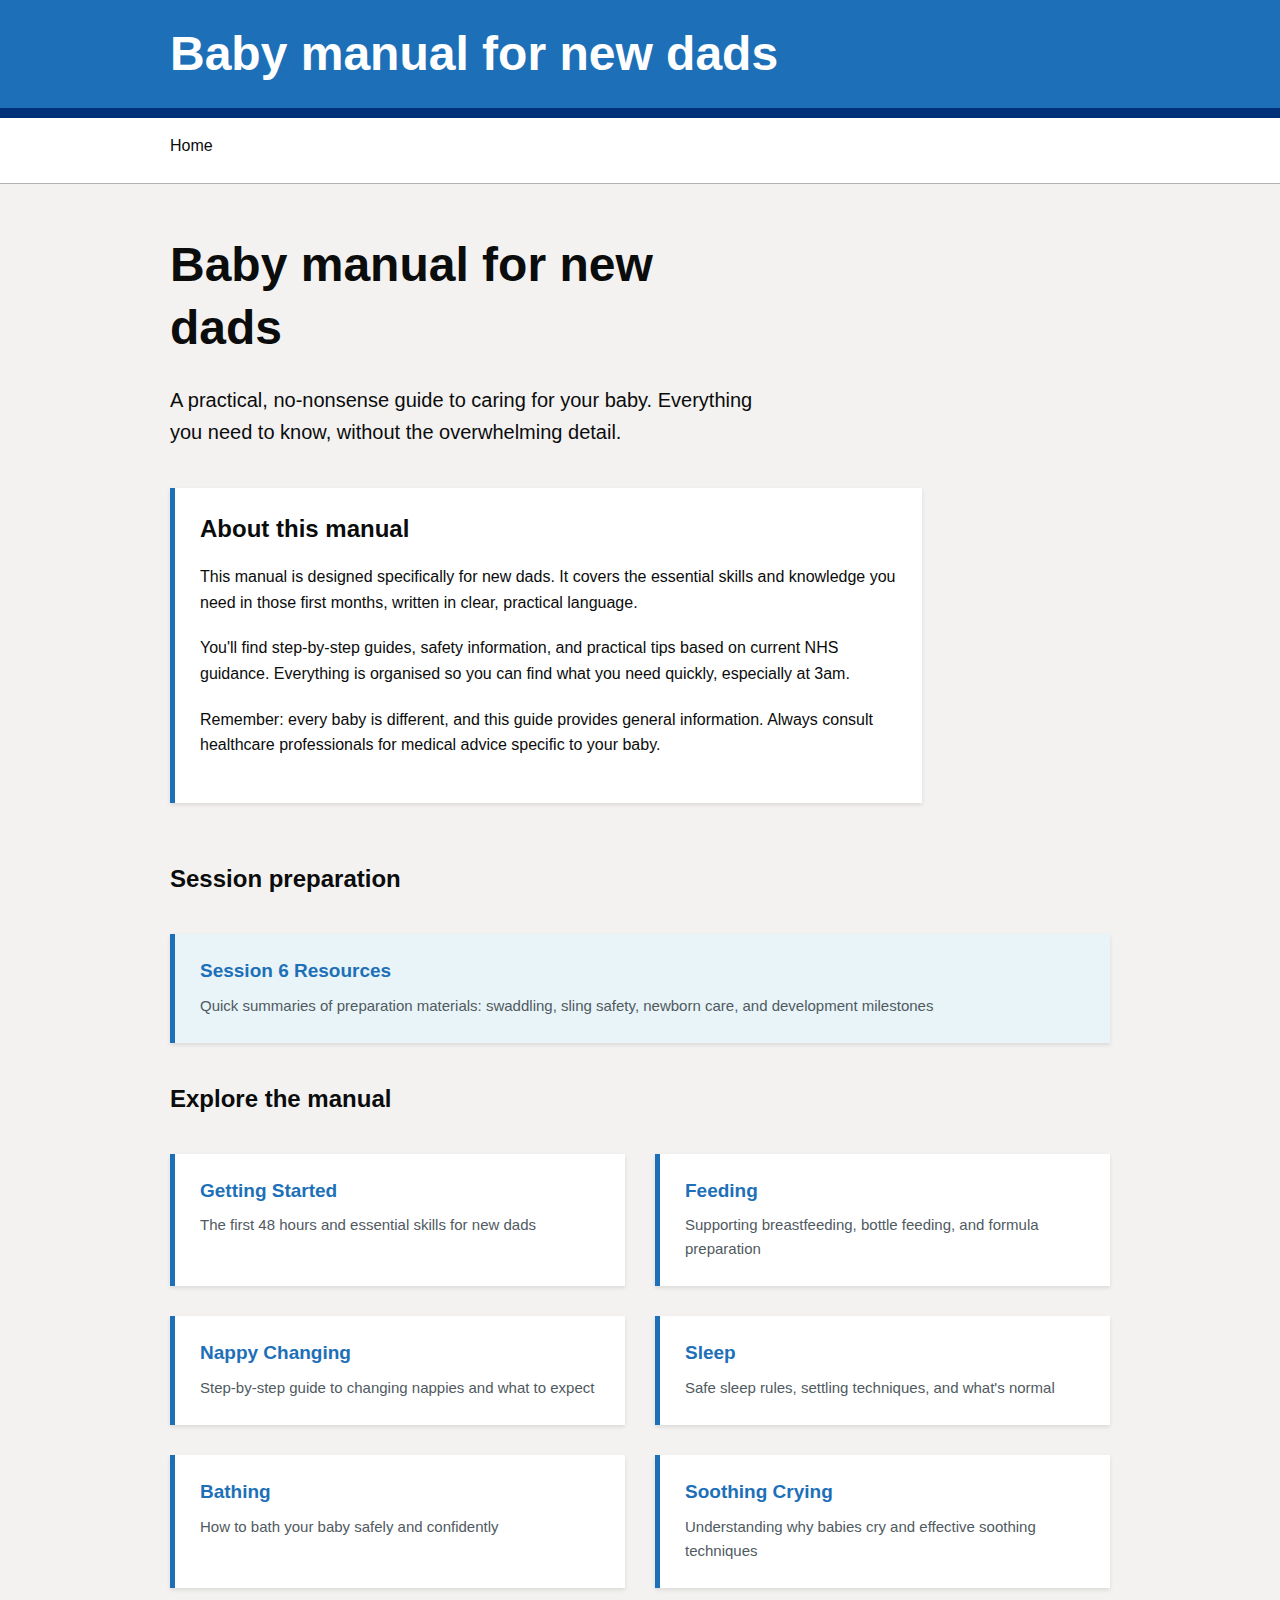
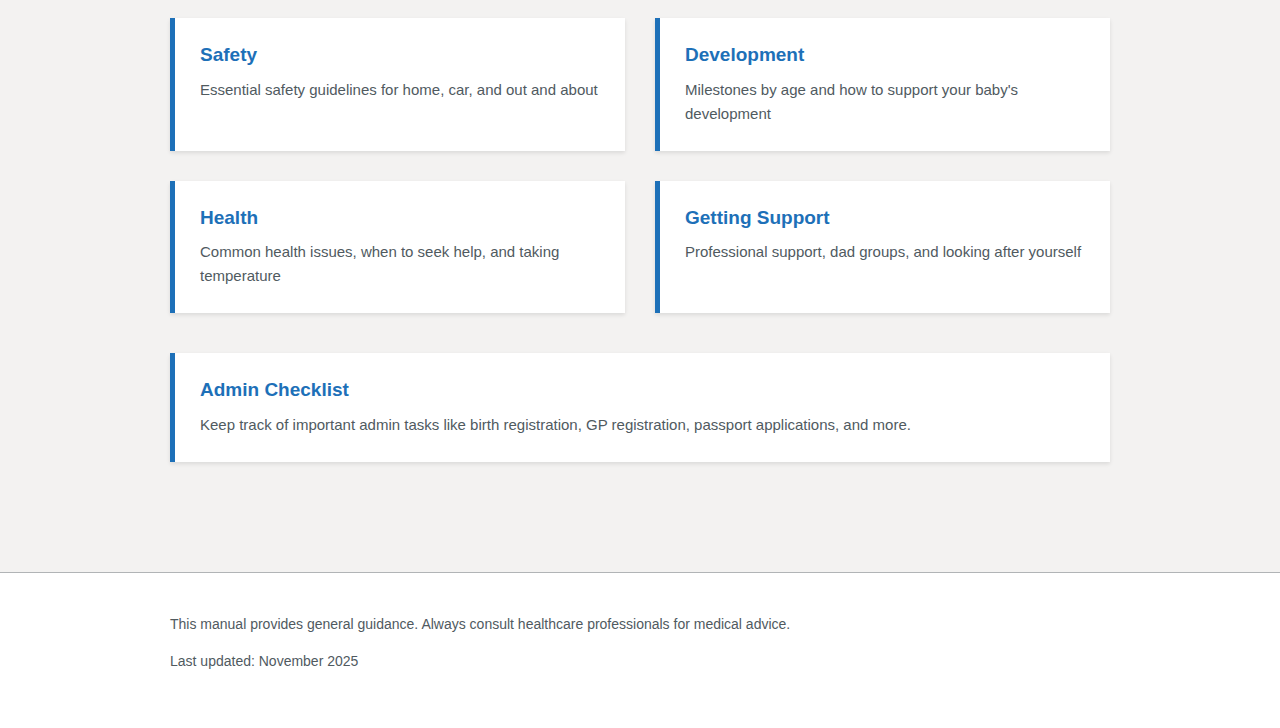
<file: index.html>
<!DOCTYPE html>
<html lang="en">
<head>
    <meta charset="UTF-8">
    <meta name="viewport" content="width=device-width, initial-scale=1.0">
    <title>Baby manual for new dads</title>
    <meta name="description" content="A practical, no-nonsense guide to caring for your baby. Everything you need to know, without the overwhelming detail.">
    <meta name="theme-color" content="#1d70b8">
    <link rel="stylesheet" href="styles.css">
    <link rel="manifest" href="manifest.json">
    <meta name="apple-mobile-web-app-capable" content="yes">
    <meta name="apple-mobile-web-app-status-bar-style" content="black-translucent">
    <meta name="apple-mobile-web-app-title" content="Baby Manual">
</head>
<body>
    <div class="skip-link">
        <a href="#main-content">Skip to main content</a>
    </div>

    <header class="header">
        <div class="container">
            <div class="header-content">
                <h1 class="header-title">
                    <a href="/">Baby manual for new dads</a>
                </h1>
            </div>
        </div>
    </header>

    <div class="breadcrumbs">
        <div class="container">
            <ol>
                <li>Home</li>
            </ol>
        </div>
    </div>

    <main id="main-content" class="main-content">
        <div class="container">
            <div class="content">
                <h1>Baby manual for new dads</h1>
                <p class="lede">A practical, no-nonsense guide to caring for your baby. Everything you need to know, without the overwhelming detail.</p>
            </div>

            <div class="intro-cards-wrapper">
                <div class="section-card">
                    <h2>About this manual</h2>
                    <p>This manual is designed specifically for new dads. It covers the essential skills and knowledge you need in those first months, written in clear, practical language.</p>
                    <p>You'll find step-by-step guides, safety information, and practical tips based on current NHS guidance. Everything is organised so you can find what you need quickly, especially at 3am.</p>
                    <p>Remember: every baby is different, and this guide provides general information. Always consult healthcare professionals for medical advice specific to your baby.</p>
                </div>
            </div>

            <div class="section-nav-wrapper">
                <h2>Session preparation</h2>
                <nav class="section-nav" aria-label="Session resources">
                    <a href="session-6-resources.html" class="section-nav-item session-resources-item">
                        <h3>Session 6 Resources</h3>
                        <p>Quick summaries of preparation materials: swaddling, sling safety, newborn care, and development milestones</p>
                    </a>
                </nav>
            </div>

            <div class="section-nav-wrapper">
                <h2>Explore the manual</h2>
                <nav class="section-nav" aria-label="Main navigation">
                    <a href="getting-started.html" class="section-nav-item getting-started-highlight">
                        <h3>Getting Started</h3>
                        <p>The first 48 hours and essential skills for new dads</p>
                    </a>
                    <a href="feeding.html" class="section-nav-item">
                        <h3>Feeding</h3>
                        <p>Supporting breastfeeding, bottle feeding, and formula preparation</p>
                    </a>
                    <a href="nappy-changing.html" class="section-nav-item">
                        <h3>Nappy Changing</h3>
                        <p>Step-by-step guide to changing nappies and what to expect</p>
                    </a>
                    <a href="sleep.html" class="section-nav-item">
                        <h3>Sleep</h3>
                        <p>Safe sleep rules, settling techniques, and what's normal</p>
                    </a>
                    <a href="bathing.html" class="section-nav-item">
                        <h3>Bathing</h3>
                        <p>How to bath your baby safely and confidently</p>
                    </a>
                    <a href="soothing.html" class="section-nav-item">
                        <h3>Soothing Crying</h3>
                        <p>Understanding why babies cry and effective soothing techniques</p>
                    </a>
                    <a href="safety.html" class="section-nav-item">
                        <h3>Safety</h3>
                        <p>Essential safety guidelines for home, car, and out and about</p>
                    </a>
                    <a href="development.html" class="section-nav-item">
                        <h3>Development</h3>
                        <p>Milestones by age and how to support your baby's development</p>
                    </a>
                    <a href="health.html" class="section-nav-item">
                        <h3>Health</h3>
                        <p>Common health issues, when to seek help, and taking temperature</p>
                    </a>
                    <a href="support.html" class="section-nav-item">
                        <h3>Getting Support</h3>
                        <p>Professional support, dad groups, and looking after yourself</p>
                    </a>
                </nav>
            </div>

            <div class="section-nav-wrapper">
                <a href="admin.html" class="section-nav-item admin-checklist-item">
                    <h3>Admin Checklist</h3>
                    <p>Keep track of important admin tasks like birth registration, GP registration, passport applications, and more.</p>
                </a>
            </div>
        </div>
    </main>

    <footer class="footer">
        <div class="container">
            <p>This manual provides general guidance. Always consult healthcare professionals for medical advice.</p>
            <p class="footer-meta">Last updated: November 2025</p>
        </div>
    </footer>

    <script>
        if ('serviceWorker' in navigator) {
            window.addEventListener('load', () => {
                navigator.serviceWorker.register('/sw.js')
                    .then(registration => {
                        console.log('SW registered');
                        // Check for updates every time
                        registration.update();
                        // Check for updates every 60 seconds
                        setInterval(() => {
                            registration.update();
                        }, 60000);
                    })
                    .catch(error => console.log('SW registration failed'));
            });
        }
    </script>
</body>
</html>
</file>
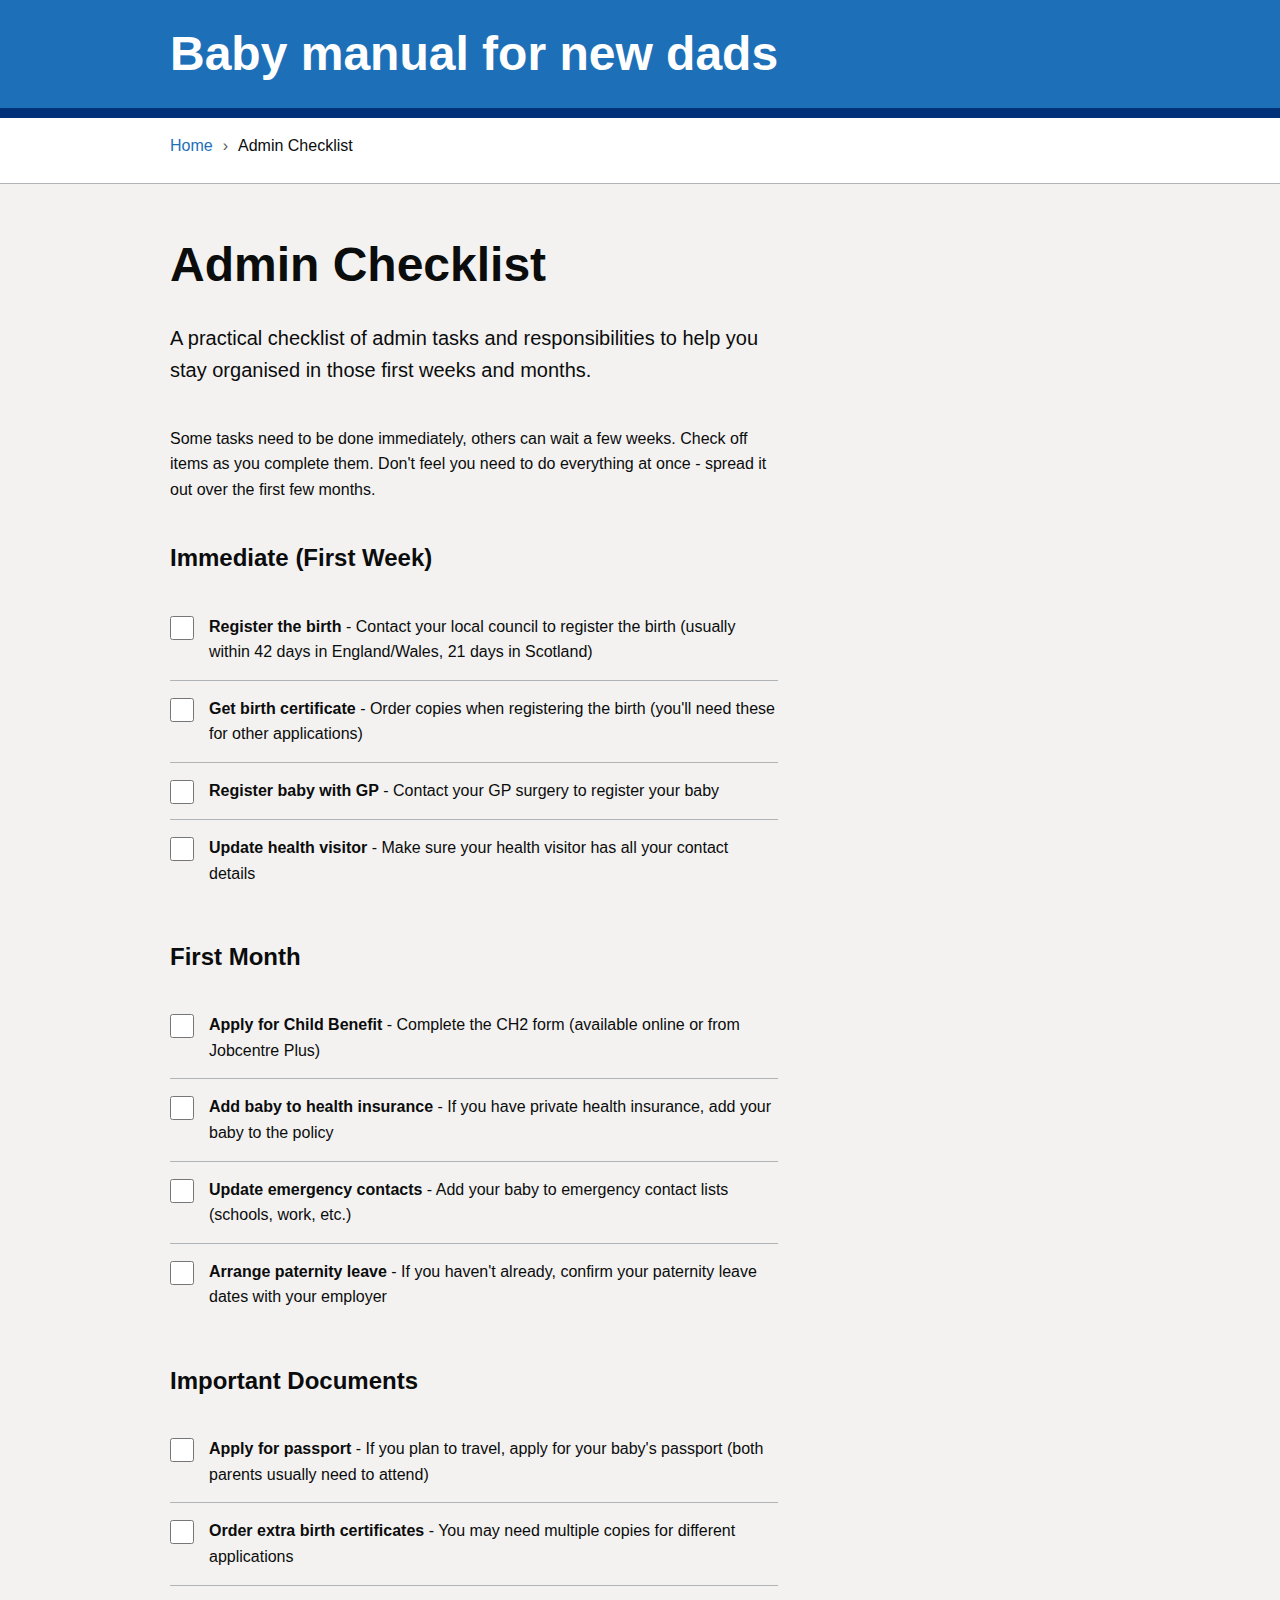
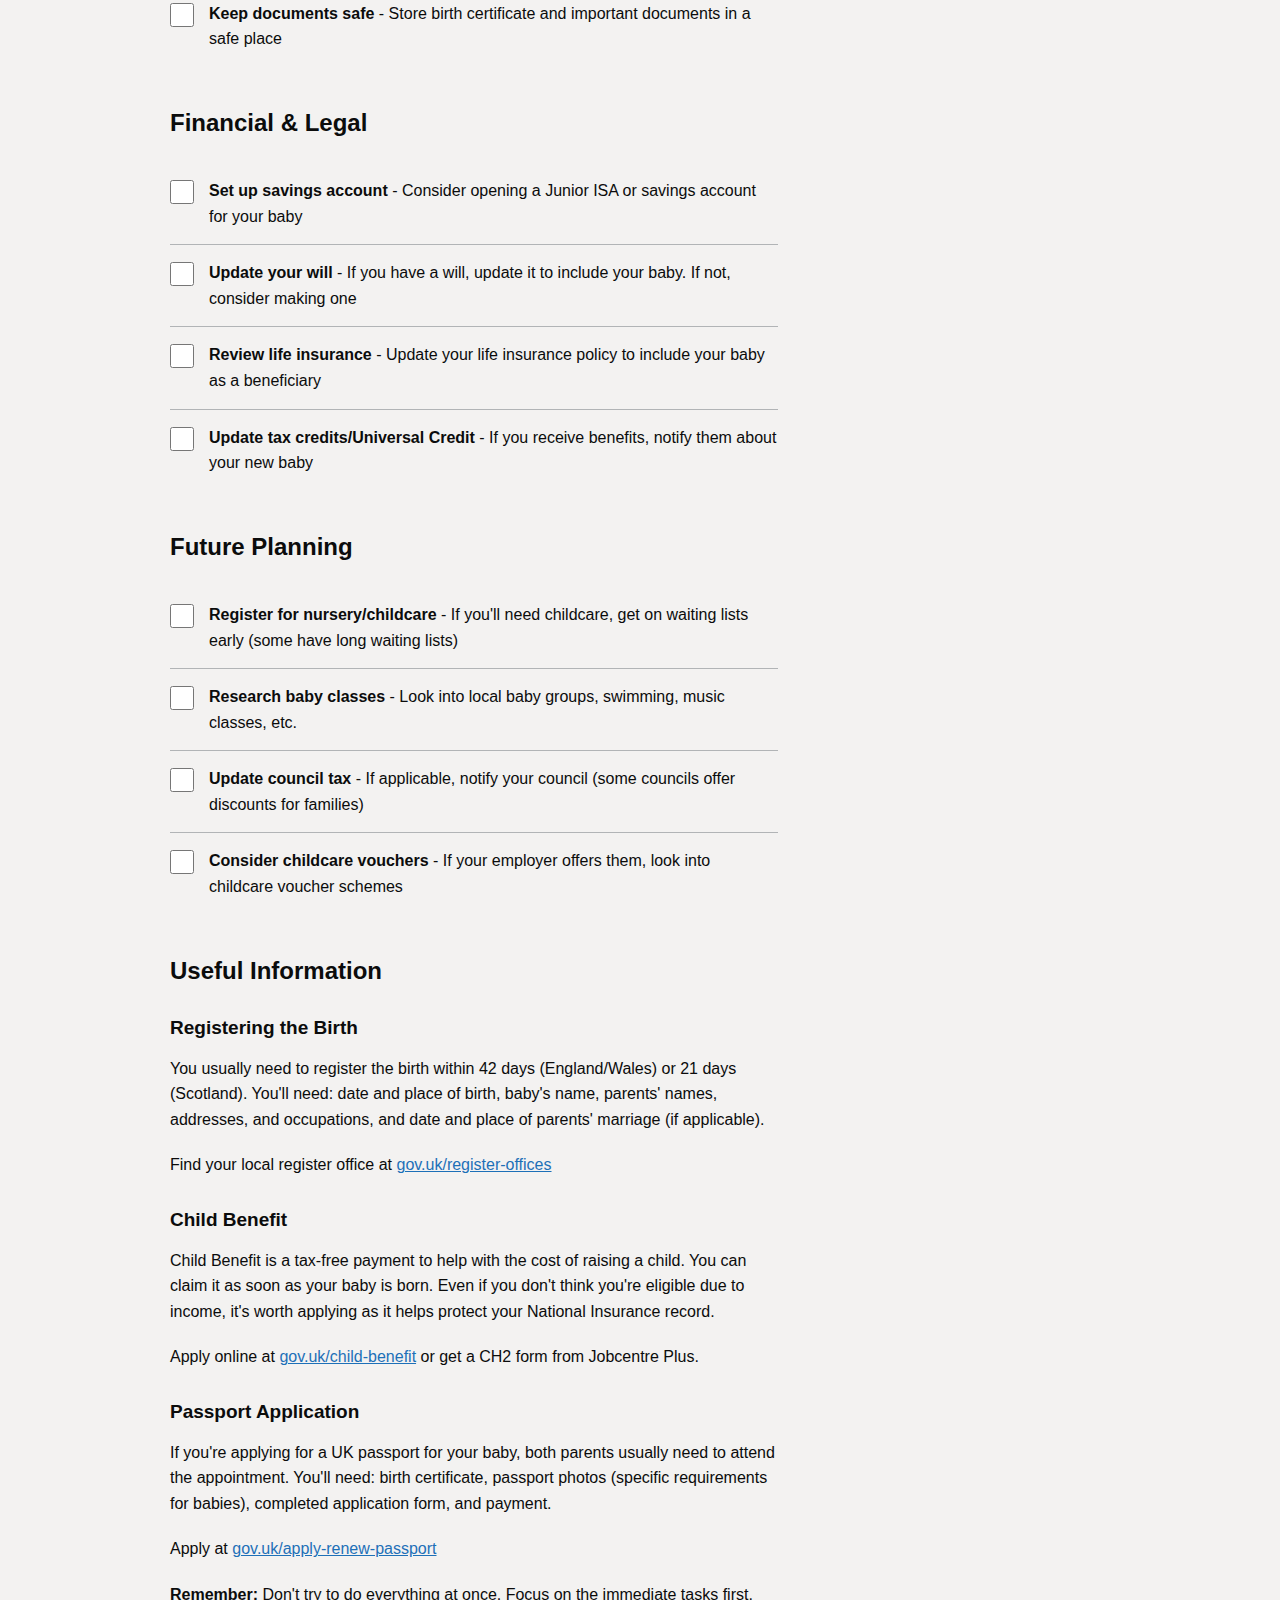
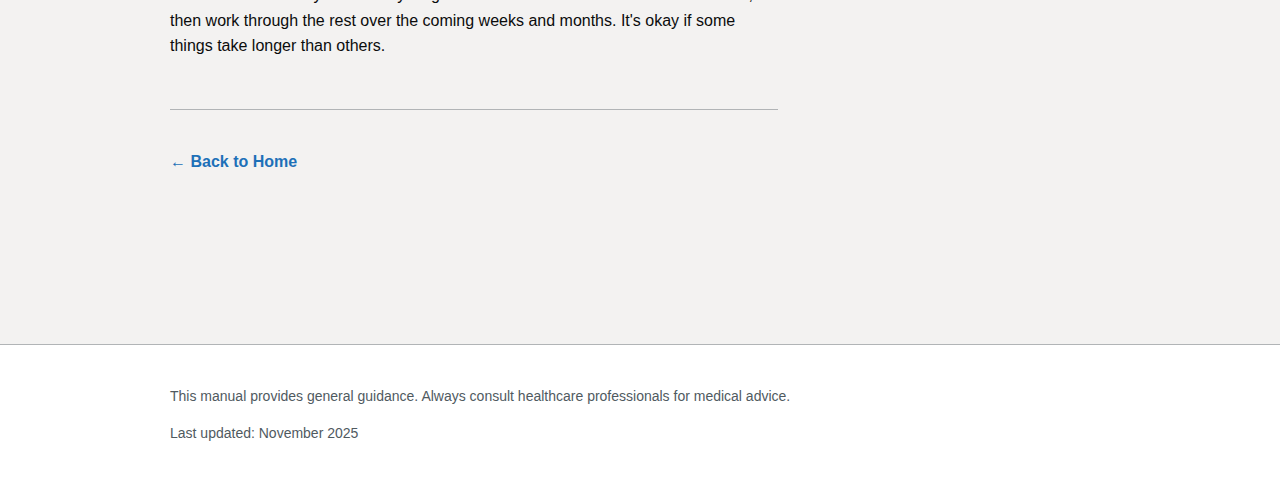
<file: admin.html>
<!DOCTYPE html>
<html lang="en">
<head>
    <meta charset="UTF-8">
    <meta name="viewport" content="width=device-width, initial-scale=1.0">
    <title>Admin Checklist - Baby manual for new dads</title>
    <meta name="description" content="A checklist of admin tasks and responsibilities for new dads to help you stay organised.">
    <meta name="theme-color" content="#1d70b8">
    <link rel="stylesheet" href="styles.css">
    <link rel="manifest" href="manifest.json">
    <meta name="apple-mobile-web-app-capable" content="yes">
    <meta name="apple-mobile-web-app-status-bar-style" content="black-translucent">
    <meta name="apple-mobile-web-app-title" content="Baby Manual">
</head>
<body>
    <div class="skip-link">
        <a href="#main-content">Skip to main content</a>
    </div>

    <header class="header">
        <div class="container">
            <div class="header-content">
                <h1 class="header-title">
                    <a href="index.html">Baby manual for new dads</a>
                </h1>
            </div>
        </div>
    </header>

    <div class="breadcrumbs">
        <div class="container">
            <ol>
                <li><a href="index.html">Home</a></li>
                <li>Admin Checklist</li>
            </ol>
        </div>
    </div>

    <main id="main-content" class="main-content">
        <div class="container">
            <div class="content">
                <h1>Admin Checklist</h1>
                <p class="lede">A practical checklist of admin tasks and responsibilities to help you stay organised in those first weeks and months.</p>

                <p>Some tasks need to be done immediately, others can wait a few weeks. Check off items as you complete them. Don't feel you need to do everything at once - spread it out over the first few months.</p>

                <h2>Immediate (First Week)</h2>
                <div class="checklist-section">
                    <label class="checklist-item">
                        <input type="checkbox" class="checklist-checkbox">
                        <span class="checklist-text"><strong>Register the birth</strong> - Contact your local council to register the birth (usually within 42 days in England/Wales, 21 days in Scotland)</span>
                    </label>
                    <label class="checklist-item">
                        <input type="checkbox" class="checklist-checkbox">
                        <span class="checklist-text"><strong>Get birth certificate</strong> - Order copies when registering the birth (you'll need these for other applications)</span>
                    </label>
                    <label class="checklist-item">
                        <input type="checkbox" class="checklist-checkbox">
                        <span class="checklist-text"><strong>Register baby with GP</strong> - Contact your GP surgery to register your baby</span>
                    </label>
                    <label class="checklist-item">
                        <input type="checkbox" class="checklist-checkbox">
                        <span class="checklist-text"><strong>Update health visitor</strong> - Make sure your health visitor has all your contact details</span>
                    </label>
                </div>

                <h2>First Month</h2>
                <div class="checklist-section">
                    <label class="checklist-item">
                        <input type="checkbox" class="checklist-checkbox">
                        <span class="checklist-text"><strong>Apply for Child Benefit</strong> - Complete the CH2 form (available online or from Jobcentre Plus)</span>
                    </label>
                    <label class="checklist-item">
                        <input type="checkbox" class="checklist-checkbox">
                        <span class="checklist-text"><strong>Add baby to health insurance</strong> - If you have private health insurance, add your baby to the policy</span>
                    </label>
                    <label class="checklist-item">
                        <input type="checkbox" class="checklist-checkbox">
                        <span class="checklist-text"><strong>Update emergency contacts</strong> - Add your baby to emergency contact lists (schools, work, etc.)</span>
                    </label>
                    <label class="checklist-item">
                        <input type="checkbox" class="checklist-checkbox">
                        <span class="checklist-text"><strong>Arrange paternity leave</strong> - If you haven't already, confirm your paternity leave dates with your employer</span>
                    </label>
                </div>

                <h2>Important Documents</h2>
                <div class="checklist-section">
                    <label class="checklist-item">
                        <input type="checkbox" class="checklist-checkbox">
                        <span class="checklist-text"><strong>Apply for passport</strong> - If you plan to travel, apply for your baby's passport (both parents usually need to attend)</span>
                    </label>
                    <label class="checklist-item">
                        <input type="checkbox" class="checklist-checkbox">
                        <span class="checklist-text"><strong>Order extra birth certificates</strong> - You may need multiple copies for different applications</span>
                    </label>
                    <label class="checklist-item">
                        <input type="checkbox" class="checklist-checkbox">
                        <span class="checklist-text"><strong>Keep documents safe</strong> - Store birth certificate and important documents in a safe place</span>
                    </label>
                </div>

                <h2>Financial & Legal</h2>
                <div class="checklist-section">
                    <label class="checklist-item">
                        <input type="checkbox" class="checklist-checkbox">
                        <span class="checklist-text"><strong>Set up savings account</strong> - Consider opening a Junior ISA or savings account for your baby</span>
                    </label>
                    <label class="checklist-item">
                        <input type="checkbox" class="checklist-checkbox">
                        <span class="checklist-text"><strong>Update your will</strong> - If you have a will, update it to include your baby. If not, consider making one</span>
                    </label>
                    <label class="checklist-item">
                        <input type="checkbox" class="checklist-checkbox">
                        <span class="checklist-text"><strong>Review life insurance</strong> - Update your life insurance policy to include your baby as a beneficiary</span>
                    </label>
                    <label class="checklist-item">
                        <input type="checkbox" class="checklist-checkbox">
                        <span class="checklist-text"><strong>Update tax credits/Universal Credit</strong> - If you receive benefits, notify them about your new baby</span>
                    </label>
                </div>

                <h2>Future Planning</h2>
                <div class="checklist-section">
                    <label class="checklist-item">
                        <input type="checkbox" class="checklist-checkbox">
                        <span class="checklist-text"><strong>Register for nursery/childcare</strong> - If you'll need childcare, get on waiting lists early (some have long waiting lists)</span>
                    </label>
                    <label class="checklist-item">
                        <input type="checkbox" class="checklist-checkbox">
                        <span class="checklist-text"><strong>Research baby classes</strong> - Look into local baby groups, swimming, music classes, etc.</span>
                    </label>
                    <label class="checklist-item">
                        <input type="checkbox" class="checklist-checkbox">
                        <span class="checklist-text"><strong>Update council tax</strong> - If applicable, notify your council (some councils offer discounts for families)</span>
                    </label>
                    <label class="checklist-item">
                        <input type="checkbox" class="checklist-checkbox">
                        <span class="checklist-text"><strong>Consider childcare vouchers</strong> - If your employer offers them, look into childcare voucher schemes</span>
                    </label>
                </div>

                <h2>Useful Information</h2>
                <h3>Registering the Birth</h3>
                <p>You usually need to register the birth within 42 days (England/Wales) or 21 days (Scotland). You'll need: date and place of birth, baby's name, parents' names, addresses, and occupations, and date and place of parents' marriage (if applicable).</p>
                <p>Find your local register office at <a href="https://www.gov.uk/register-offices" target="_blank">gov.uk/register-offices</a></p>

                <h3>Child Benefit</h3>
                <p>Child Benefit is a tax-free payment to help with the cost of raising a child. You can claim it as soon as your baby is born. Even if you don't think you're eligible due to income, it's worth applying as it helps protect your National Insurance record.</p>
                <p>Apply online at <a href="https://www.gov.uk/child-benefit" target="_blank">gov.uk/child-benefit</a> or get a CH2 form from Jobcentre Plus.</p>

                <h3>Passport Application</h3>
                <p>If you're applying for a UK passport for your baby, both parents usually need to attend the appointment. You'll need: birth certificate, passport photos (specific requirements for babies), completed application form, and payment.</p>
                <p>Apply at <a href="https://www.gov.uk/apply-renew-passport" target="_blank">gov.uk/apply-renew-passport</a></p>

                <p><strong>Remember:</strong> Don't try to do everything at once. Focus on the immediate tasks first, then work through the rest over the coming weeks and months. It's okay if some things take longer than others.</p>

                <nav class="page-nav">
                    <a href="index.html">← Back to Home</a>
                    <div></div>
                </nav>
            </div>
        </div>
    </main>

    <footer class="footer">
        <div class="container">
            <p>This manual provides general guidance. Always consult healthcare professionals for medical advice.</p>
            <p class="footer-meta">Last updated: November 2025</p>
        </div>
    </footer>

    <script>
        if ('serviceWorker' in navigator) {
            window.addEventListener('load', () => {
                navigator.serviceWorker.register('/sw.js')
                    .then(registration => {
                        console.log('SW registered');
                        registration.update();
                        setInterval(() => registration.update(), 60000);
                    })
                    .catch(error => console.log('SW registration failed'));
            });
        }

        // Save checklist state to localStorage
        document.querySelectorAll('.checklist-checkbox').forEach(checkbox => {
            const key = 'checklist-' + checkbox.closest('.checklist-section').previousElementSibling.textContent.trim().toLowerCase().replace(/\s+/g, '-');
            const itemKey = key + '-' + Array.from(checkbox.closest('.checklist-section').querySelectorAll('.checklist-item')).indexOf(checkbox.closest('.checklist-item'));
            
            // Load saved state
            const saved = localStorage.getItem(itemKey);
            if (saved === 'true') {
                checkbox.checked = true;
            }
            
            // Save on change
            checkbox.addEventListener('change', () => {
                localStorage.setItem(itemKey, checkbox.checked);
            });
        });
    </script>
</body>
</html>
</file>
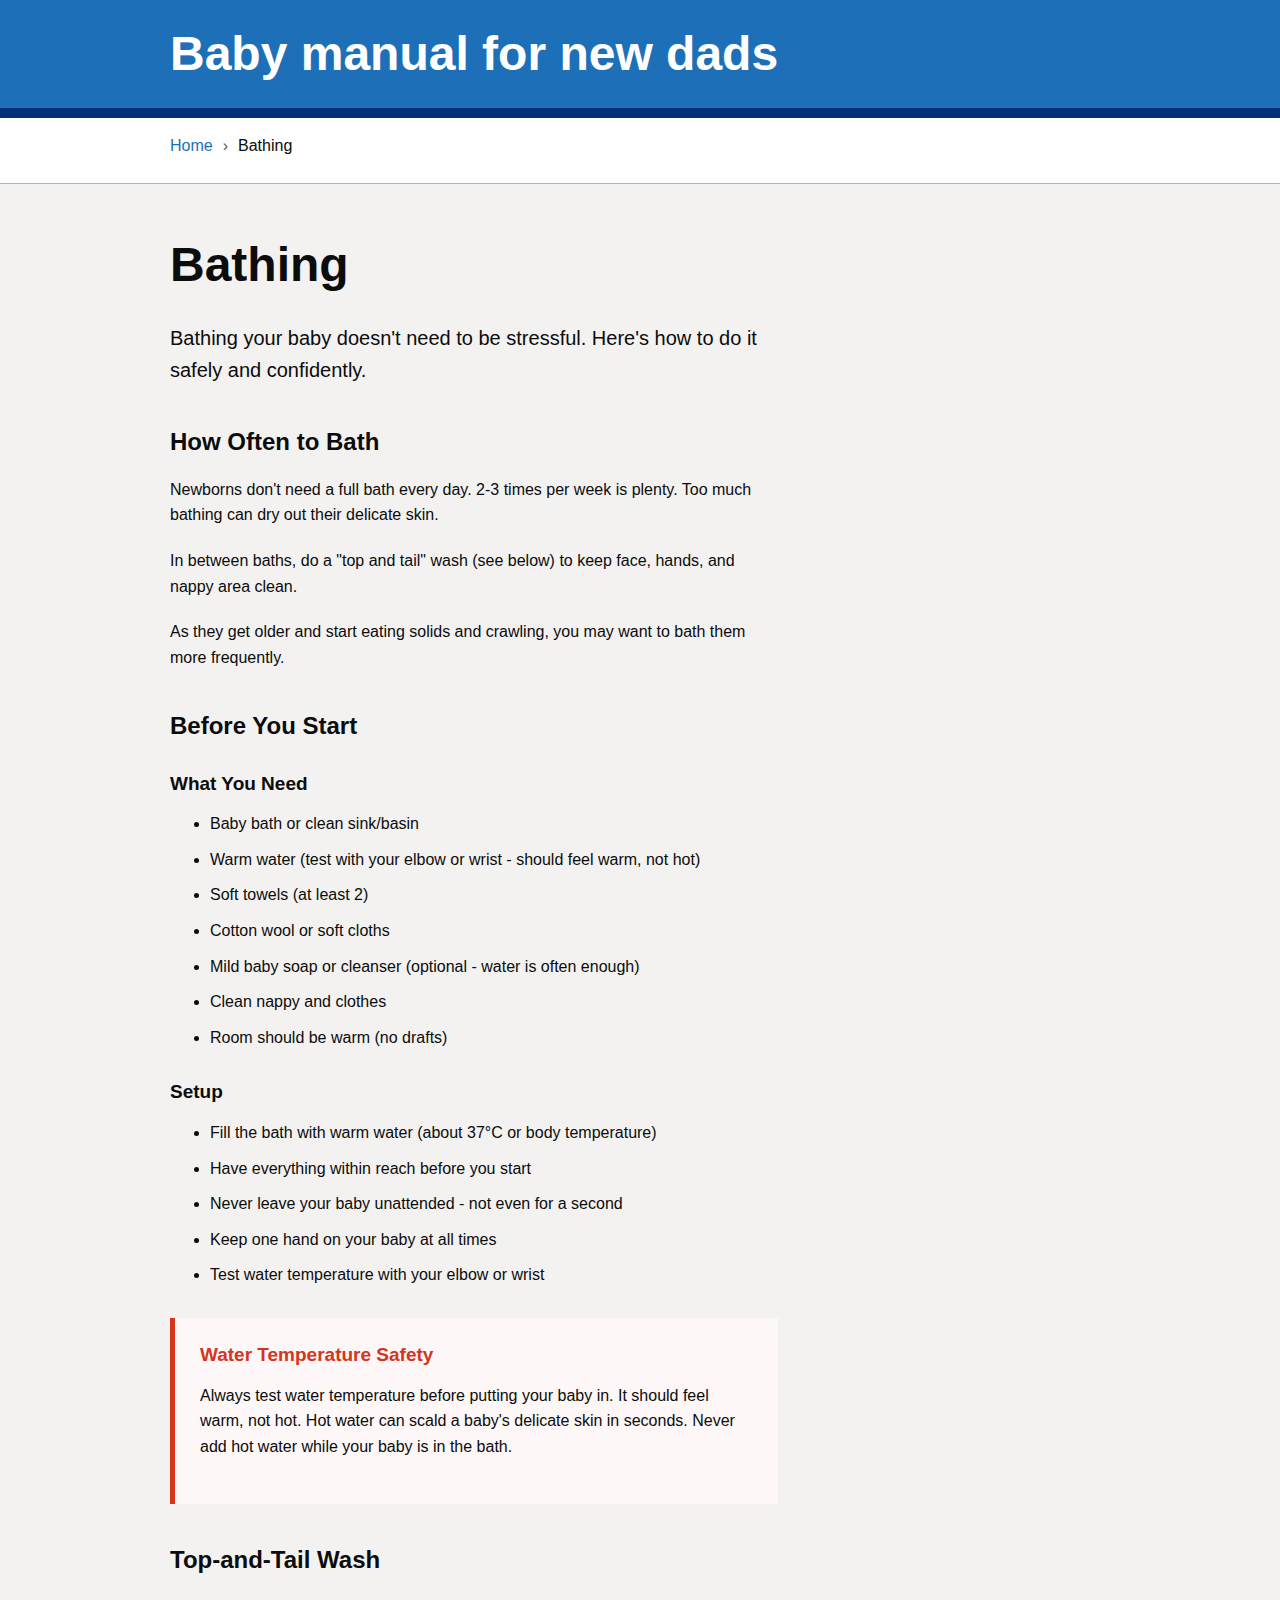
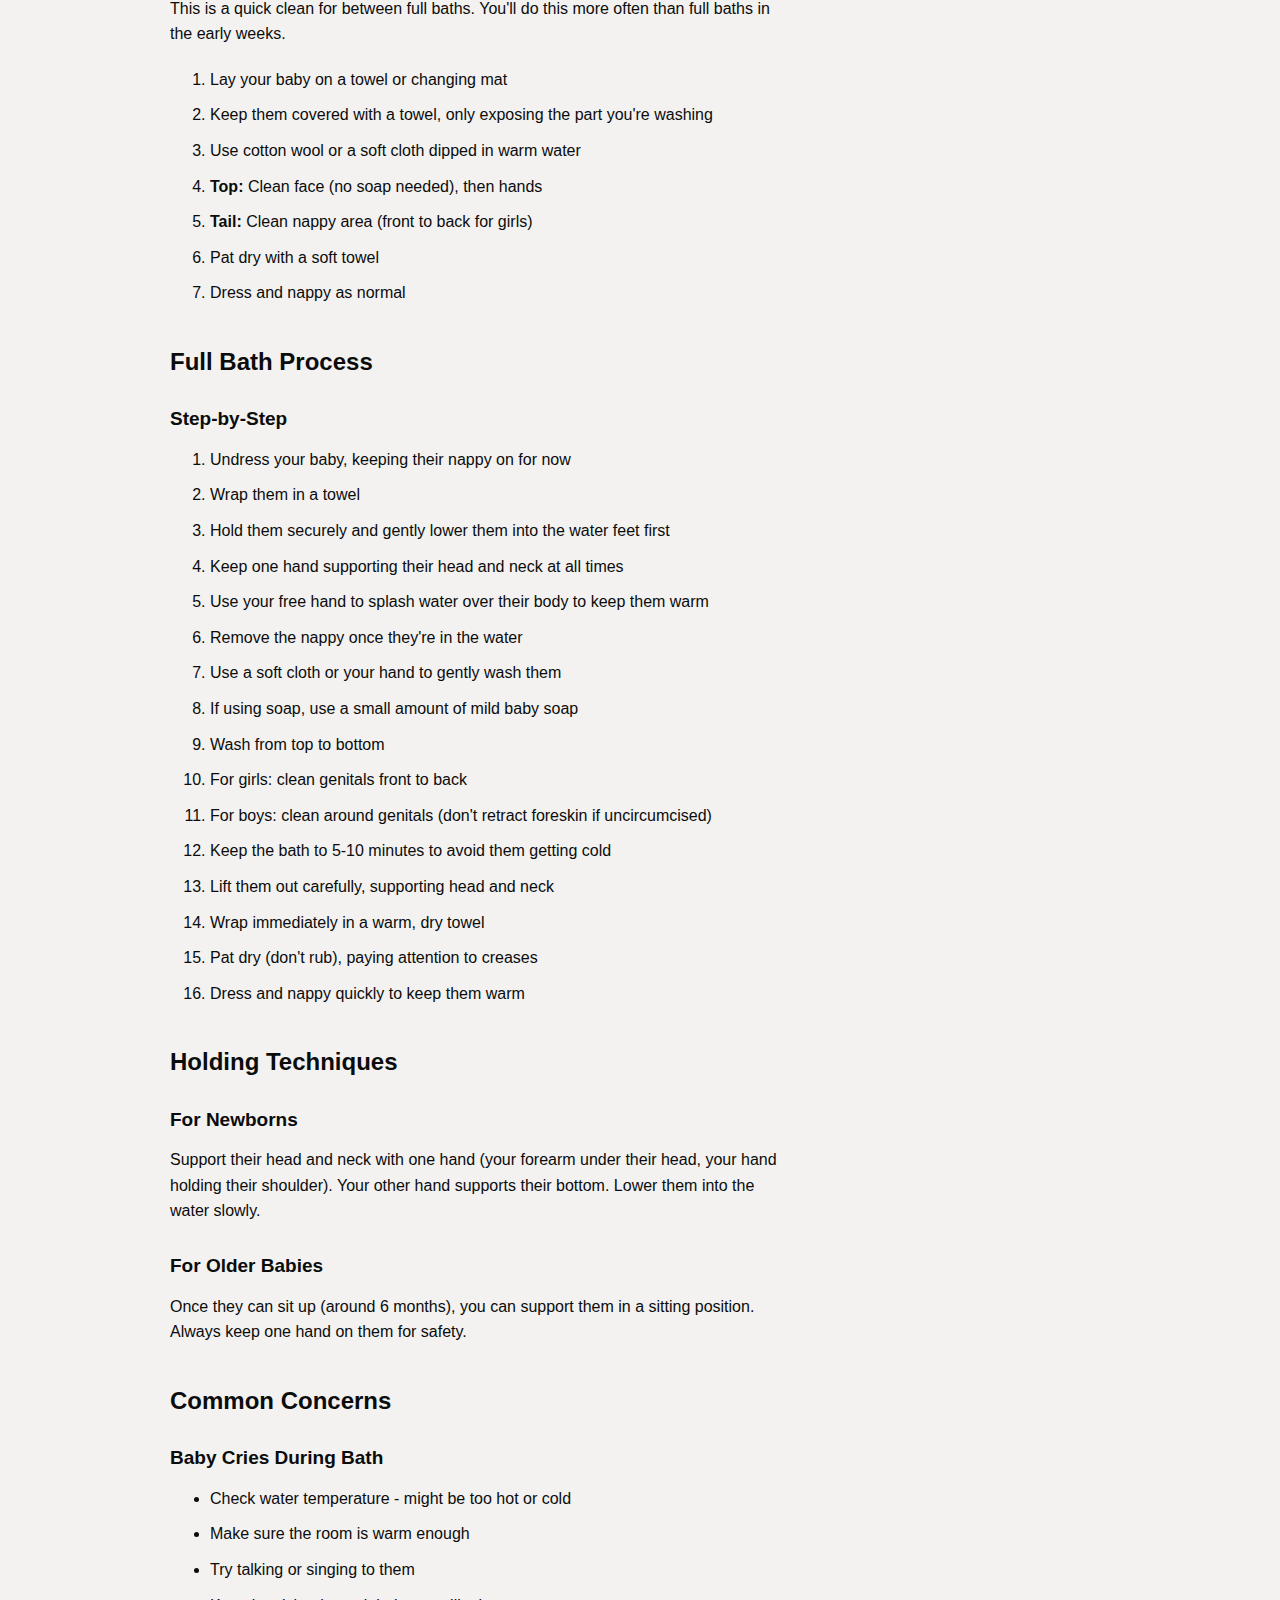
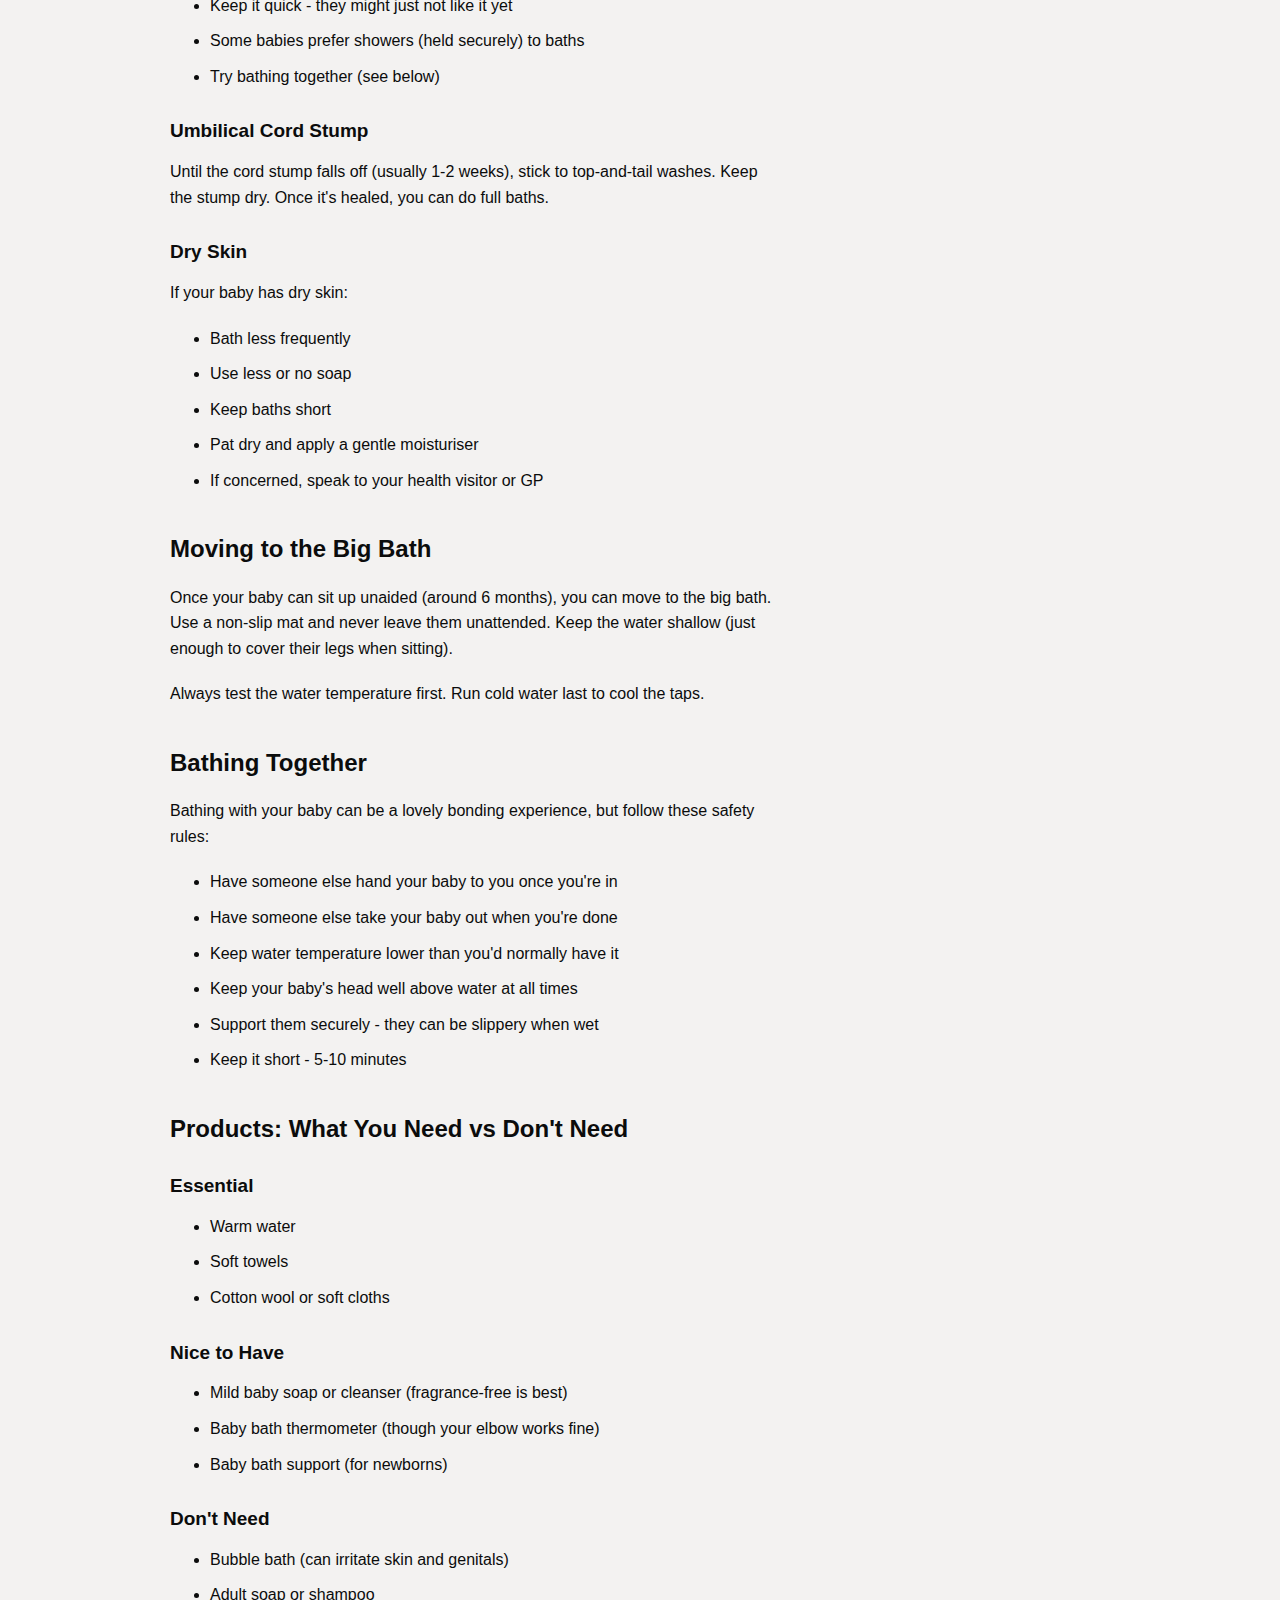
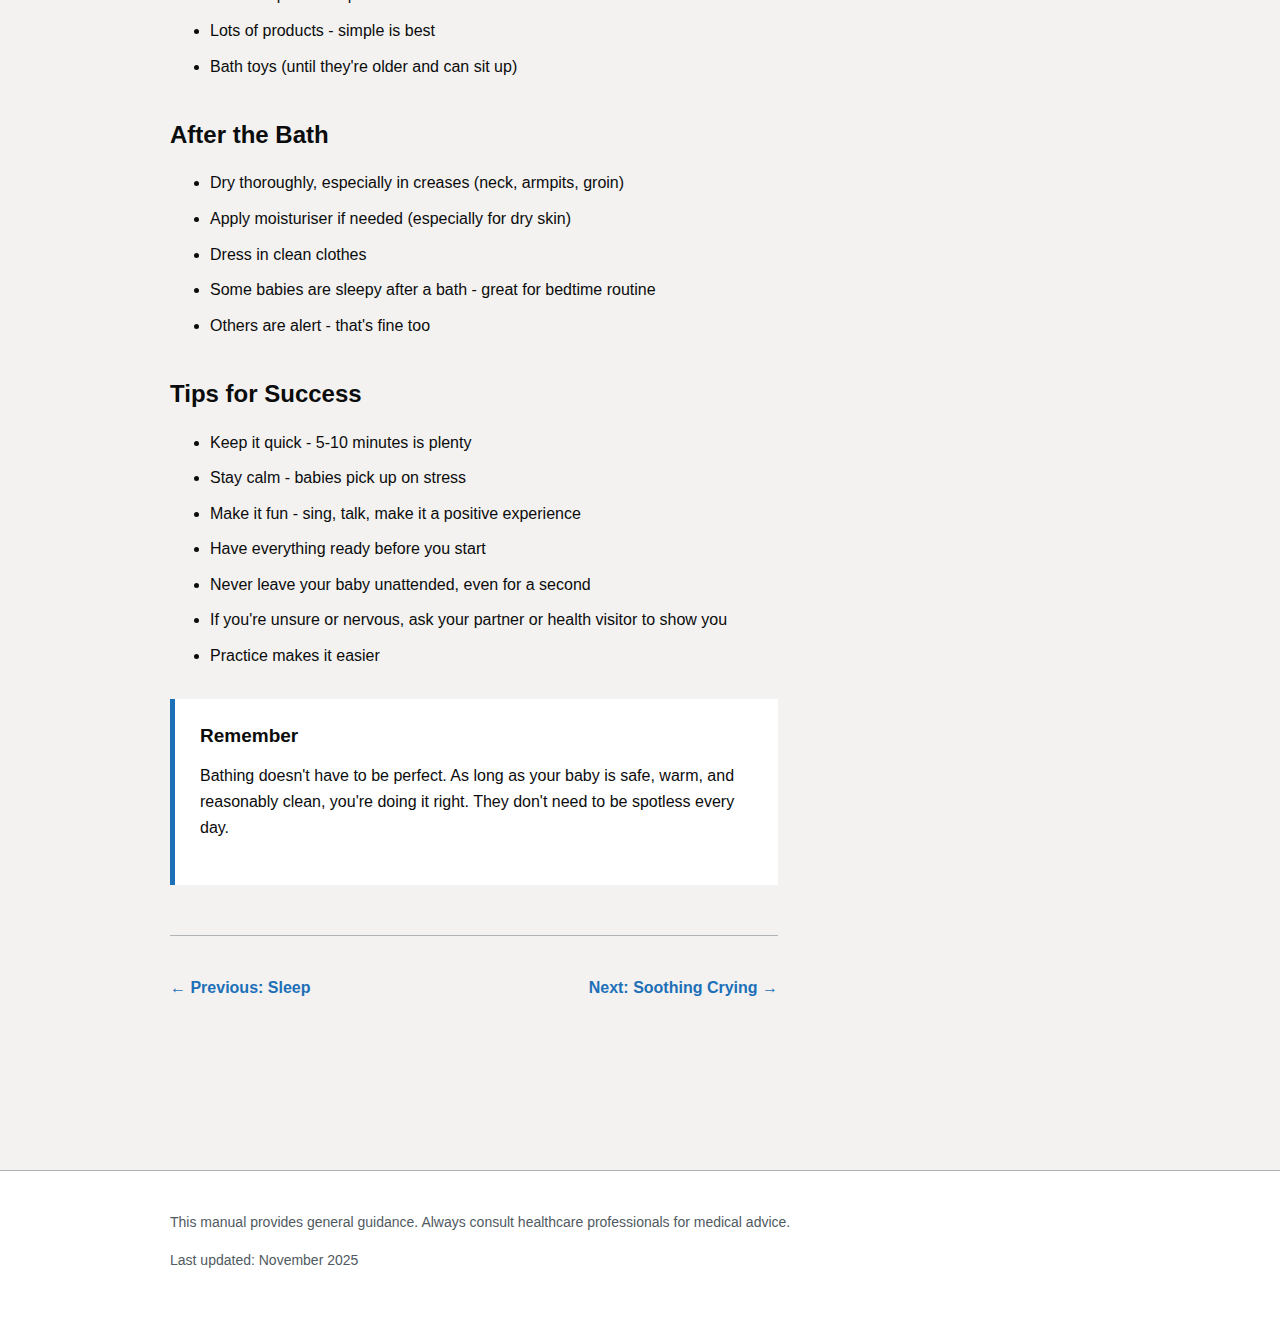
<file: bathing.html>
<!DOCTYPE html>
<html lang="en">
<head>
    <meta charset="UTF-8">
    <meta name="viewport" content="width=device-width, initial-scale=1.0">
    <title>Bathing - Baby manual for new dads</title>
    <meta name="description" content="How to bath your baby safely, including top-and-tail washing and full bath process.">
    <meta name="theme-color" content="#1d70b8">
    <link rel="stylesheet" href="styles.css">
    <link rel="manifest" href="manifest.json">
    <meta name="apple-mobile-web-app-capable" content="yes">
    <meta name="apple-mobile-web-app-status-bar-style" content="black-translucent">
    <meta name="apple-mobile-web-app-title" content="Baby Manual">
</head>
<body>
    <div class="skip-link">
        <a href="#main-content">Skip to main content</a>
    </div>

    <header class="header">
        <div class="container">
            <div class="header-content">
                <h1 class="header-title">
                    <a href="index.html">Baby manual for new dads</a>
                </h1>
            </div>
        </div>
    </header>

    <div class="breadcrumbs">
        <div class="container">
            <ol>
                <li><a href="index.html">Home</a></li>
                <li>Bathing</li>
            </ol>
        </div>
    </div>

    <main id="main-content" class="main-content">
        <div class="container">
            <div class="content">
                <h1>Bathing</h1>
                <p class="lede">Bathing your baby doesn't need to be stressful. Here's how to do it safely and confidently.</p>

                <h2>How Often to Bath</h2>
                <p>Newborns don't need a full bath every day. 2-3 times per week is plenty. Too much bathing can dry out their delicate skin.</p>
                <p>In between baths, do a "top and tail" wash (see below) to keep face, hands, and nappy area clean.</p>
                <p>As they get older and start eating solids and crawling, you may want to bath them more frequently.</p>

                <h2>Before You Start</h2>
                <h3>What You Need</h3>
                <ul>
                    <li>Baby bath or clean sink/basin</li>
                    <li>Warm water (test with your elbow or wrist - should feel warm, not hot)</li>
                    <li>Soft towels (at least 2)</li>
                    <li>Cotton wool or soft cloths</li>
                    <li>Mild baby soap or cleanser (optional - water is often enough)</li>
                    <li>Clean nappy and clothes</li>
                    <li>Room should be warm (no drafts)</li>
                </ul>

                <h3>Setup</h3>
                <ul>
                    <li>Fill the bath with warm water (about 37°C or body temperature)</li>
                    <li>Have everything within reach before you start</li>
                    <li>Never leave your baby unattended - not even for a second</li>
                    <li>Keep one hand on your baby at all times</li>
                    <li>Test water temperature with your elbow or wrist</li>
                </ul>

                <div class="warning-callout">
                    <h3>Water Temperature Safety</h3>
                    <p>Always test water temperature before putting your baby in. It should feel warm, not hot. Hot water can scald a baby's delicate skin in seconds. Never add hot water while your baby is in the bath.</p>
                </div>

                <h2>Top-and-Tail Wash</h2>
                <p>This is a quick clean for between full baths. You'll do this more often than full baths in the early weeks.</p>
                <ol>
                    <li>Lay your baby on a towel or changing mat</li>
                    <li>Keep them covered with a towel, only exposing the part you're washing</li>
                    <li>Use cotton wool or a soft cloth dipped in warm water</li>
                    <li><strong>Top:</strong> Clean face (no soap needed), then hands</li>
                    <li><strong>Tail:</strong> Clean nappy area (front to back for girls)</li>
                    <li>Pat dry with a soft towel</li>
                    <li>Dress and nappy as normal</li>
                </ol>

                <h2>Full Bath Process</h2>
                <h3>Step-by-Step</h3>
                <ol>
                    <li>Undress your baby, keeping their nappy on for now</li>
                    <li>Wrap them in a towel</li>
                    <li>Hold them securely and gently lower them into the water feet first</li>
                    <li>Keep one hand supporting their head and neck at all times</li>
                    <li>Use your free hand to splash water over their body to keep them warm</li>
                    <li>Remove the nappy once they're in the water</li>
                    <li>Use a soft cloth or your hand to gently wash them</li>
                    <li>If using soap, use a small amount of mild baby soap</li>
                    <li>Wash from top to bottom</li>
                    <li>For girls: clean genitals front to back</li>
                    <li>For boys: clean around genitals (don't retract foreskin if uncircumcised)</li>
                    <li>Keep the bath to 5-10 minutes to avoid them getting cold</li>
                    <li>Lift them out carefully, supporting head and neck</li>
                    <li>Wrap immediately in a warm, dry towel</li>
                    <li>Pat dry (don't rub), paying attention to creases</li>
                    <li>Dress and nappy quickly to keep them warm</li>
                </ol>

                <h2>Holding Techniques</h2>
                <h3>For Newborns</h3>
                <p>Support their head and neck with one hand (your forearm under their head, your hand holding their shoulder). Your other hand supports their bottom. Lower them into the water slowly.</p>

                <h3>For Older Babies</h3>
                <p>Once they can sit up (around 6 months), you can support them in a sitting position. Always keep one hand on them for safety.</p>

                <h2>Common Concerns</h2>
                <h3>Baby Cries During Bath</h3>
                <ul>
                    <li>Check water temperature - might be too hot or cold</li>
                    <li>Make sure the room is warm enough</li>
                    <li>Try talking or singing to them</li>
                    <li>Keep it quick - they might just not like it yet</li>
                    <li>Some babies prefer showers (held securely) to baths</li>
                    <li>Try bathing together (see below)</li>
                </ul>

                <h3>Umbilical Cord Stump</h3>
                <p>Until the cord stump falls off (usually 1-2 weeks), stick to top-and-tail washes. Keep the stump dry. Once it's healed, you can do full baths.</p>

                <h3>Dry Skin</h3>
                <p>If your baby has dry skin:</p>
                <ul>
                    <li>Bath less frequently</li>
                    <li>Use less or no soap</li>
                    <li>Keep baths short</li>
                    <li>Pat dry and apply a gentle moisturiser</li>
                    <li>If concerned, speak to your health visitor or GP</li>
                </ul>

                <h2>Moving to the Big Bath</h2>
                <p>Once your baby can sit up unaided (around 6 months), you can move to the big bath. Use a non-slip mat and never leave them unattended. Keep the water shallow (just enough to cover their legs when sitting).</p>
                <p>Always test the water temperature first. Run cold water last to cool the taps.</p>

                <h2>Bathing Together</h2>
                <p>Bathing with your baby can be a lovely bonding experience, but follow these safety rules:</p>
                <ul>
                    <li>Have someone else hand your baby to you once you're in</li>
                    <li>Have someone else take your baby out when you're done</li>
                    <li>Keep water temperature lower than you'd normally have it</li>
                    <li>Keep your baby's head well above water at all times</li>
                    <li>Support them securely - they can be slippery when wet</li>
                    <li>Keep it short - 5-10 minutes</li>
                </ul>

                <h2>Products: What You Need vs Don't Need</h2>
                <h3>Essential</h3>
                <ul>
                    <li>Warm water</li>
                    <li>Soft towels</li>
                    <li>Cotton wool or soft cloths</li>
                </ul>

                <h3>Nice to Have</h3>
                <ul>
                    <li>Mild baby soap or cleanser (fragrance-free is best)</li>
                    <li>Baby bath thermometer (though your elbow works fine)</li>
                    <li>Baby bath support (for newborns)</li>
                </ul>

                <h3>Don't Need</h3>
                <ul>
                    <li>Bubble bath (can irritate skin and genitals)</li>
                    <li>Adult soap or shampoo</li>
                    <li>Lots of products - simple is best</li>
                    <li>Bath toys (until they're older and can sit up)</li>
                </ul>

                <h2>After the Bath</h2>
                <ul>
                    <li>Dry thoroughly, especially in creases (neck, armpits, groin)</li>
                    <li>Apply moisturiser if needed (especially for dry skin)</li>
                    <li>Dress in clean clothes</li>
                    <li>Some babies are sleepy after a bath - great for bedtime routine</li>
                    <li>Others are alert - that's fine too</li>
                </ul>

                <h2>Tips for Success</h2>
                <ul>
                    <li>Keep it quick - 5-10 minutes is plenty</li>
                    <li>Stay calm - babies pick up on stress</li>
                    <li>Make it fun - sing, talk, make it a positive experience</li>
                    <li>Have everything ready before you start</li>
                    <li>Never leave your baby unattended, even for a second</li>
                    <li>If you're unsure or nervous, ask your partner or health visitor to show you</li>
                    <li>Practice makes it easier</li>
                </ul>

                <div class="callout">
                    <h3>Remember</h3>
                    <p>Bathing doesn't have to be perfect. As long as your baby is safe, warm, and reasonably clean, you're doing it right. They don't need to be spotless every day.</p>
                </div>

                <nav class="page-nav">
                    <a href="sleep.html">← Previous: Sleep</a>
                    <a href="soothing.html">Next: Soothing Crying →</a>
                </nav>
            </div>
        </div>
    </main>

    <footer class="footer">
        <div class="container">
            <p>This manual provides general guidance. Always consult healthcare professionals for medical advice.</p>
            <p class="footer-meta">Last updated: November 2025</p>
        </div>
    </footer>

    <script>
        if ('serviceWorker' in navigator) {
            window.addEventListener('load', () => {
                navigator.serviceWorker.register('/sw.js')
                    .then(registration => console.log('SW registered'))
                    .catch(error => console.log('SW registration failed'));
            });
        }
    </script>
</body>
</html>
</file>
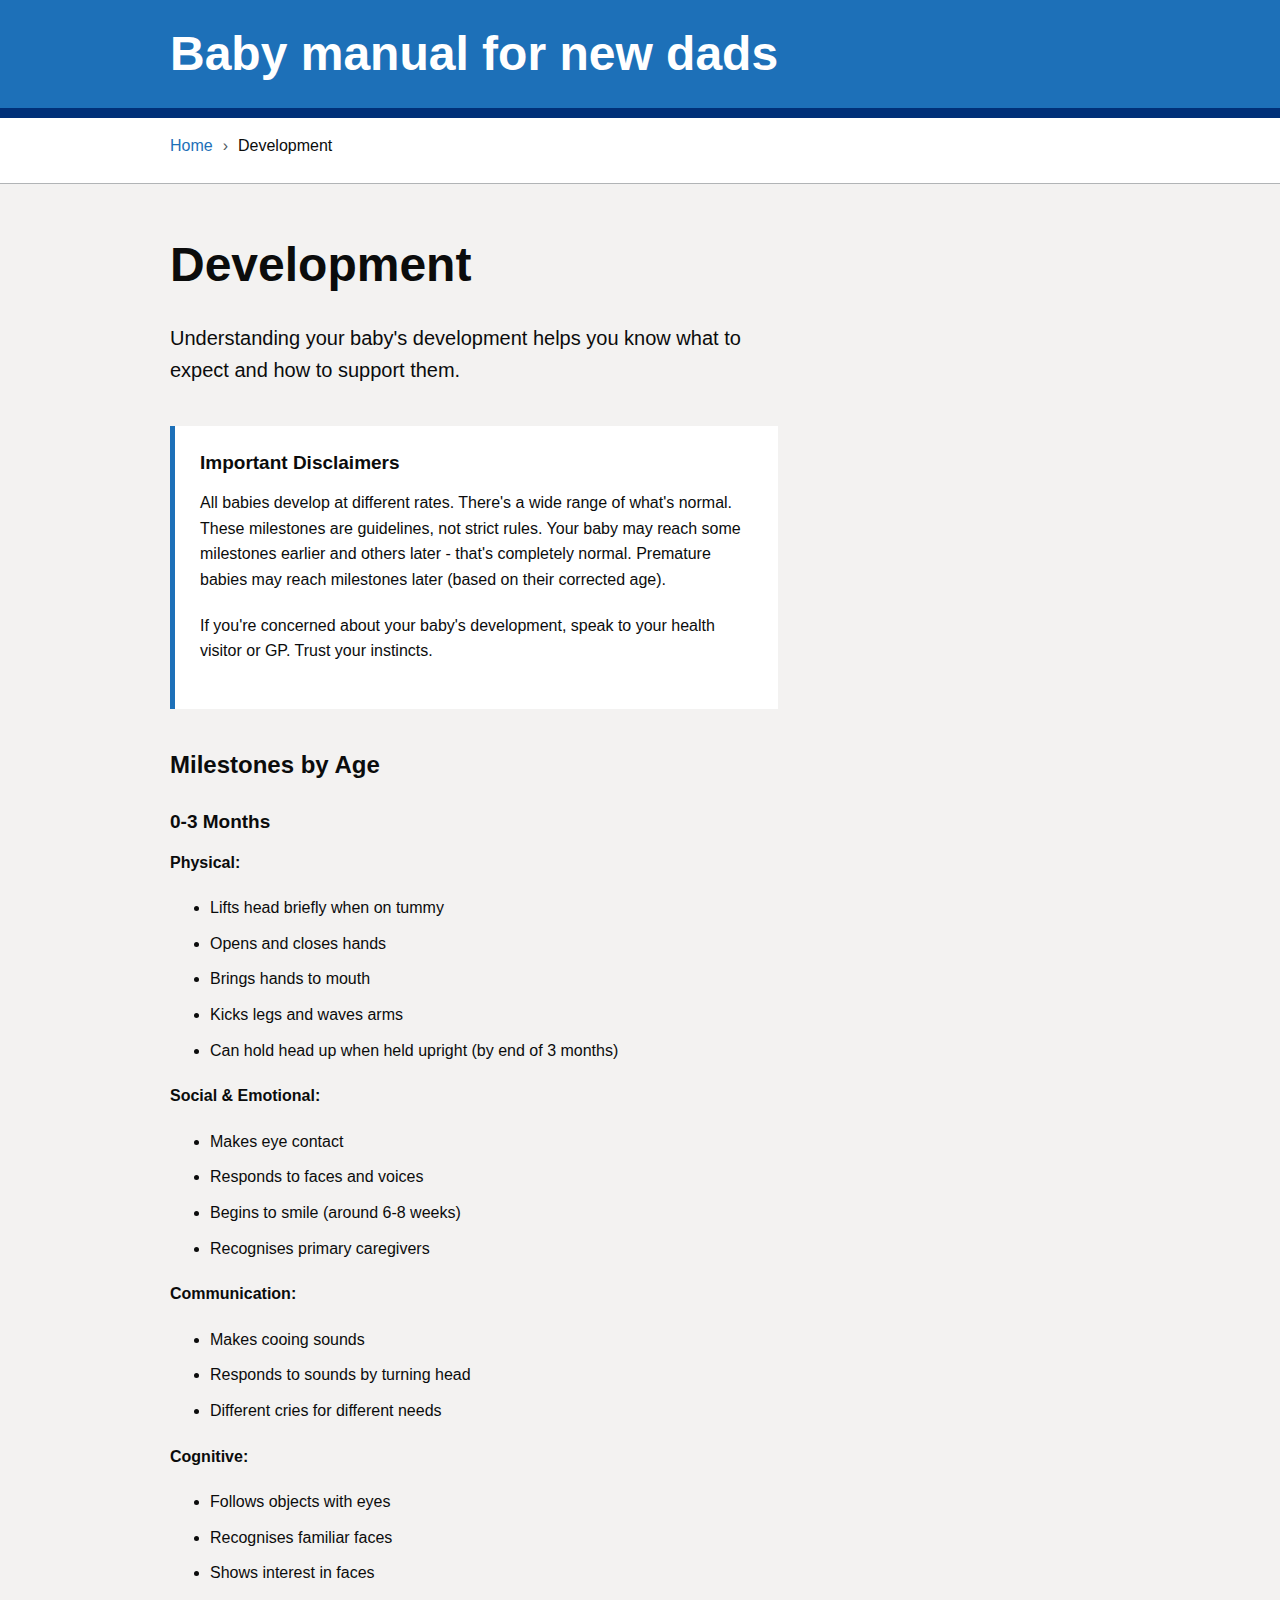
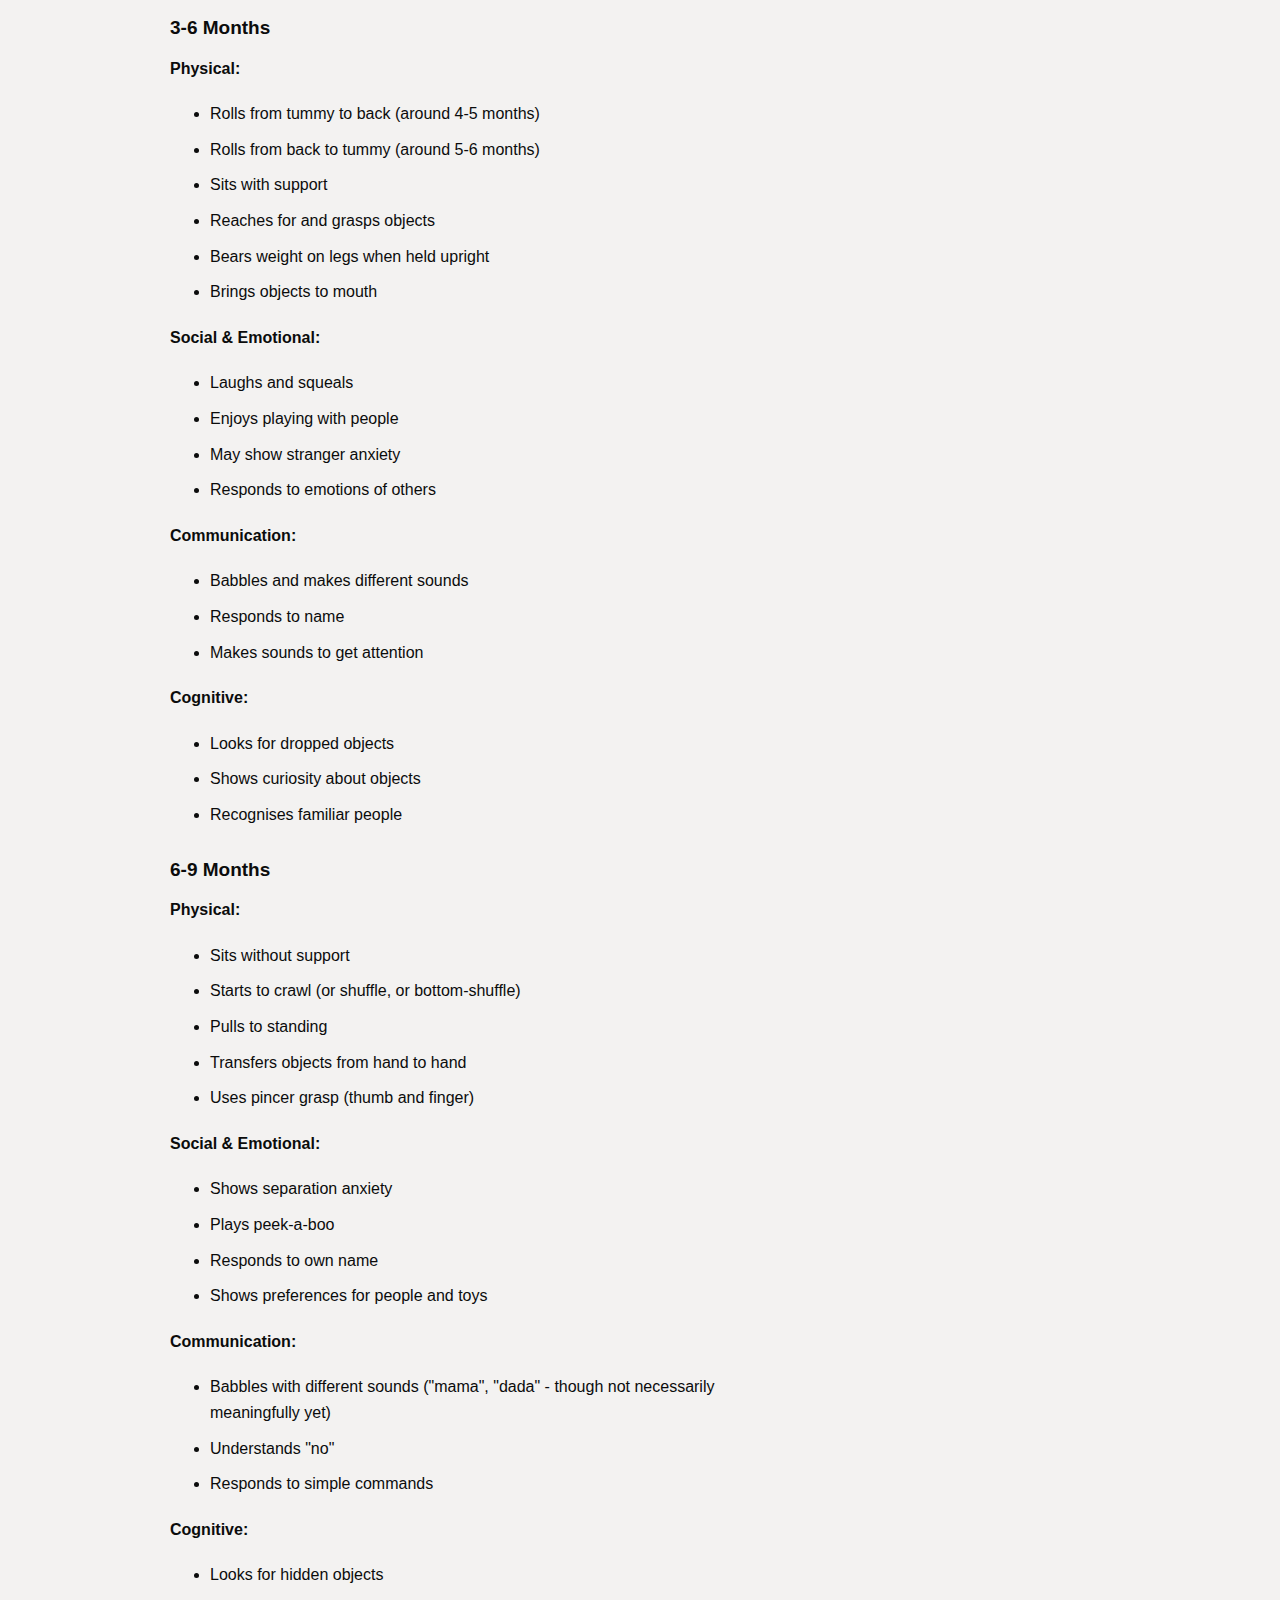
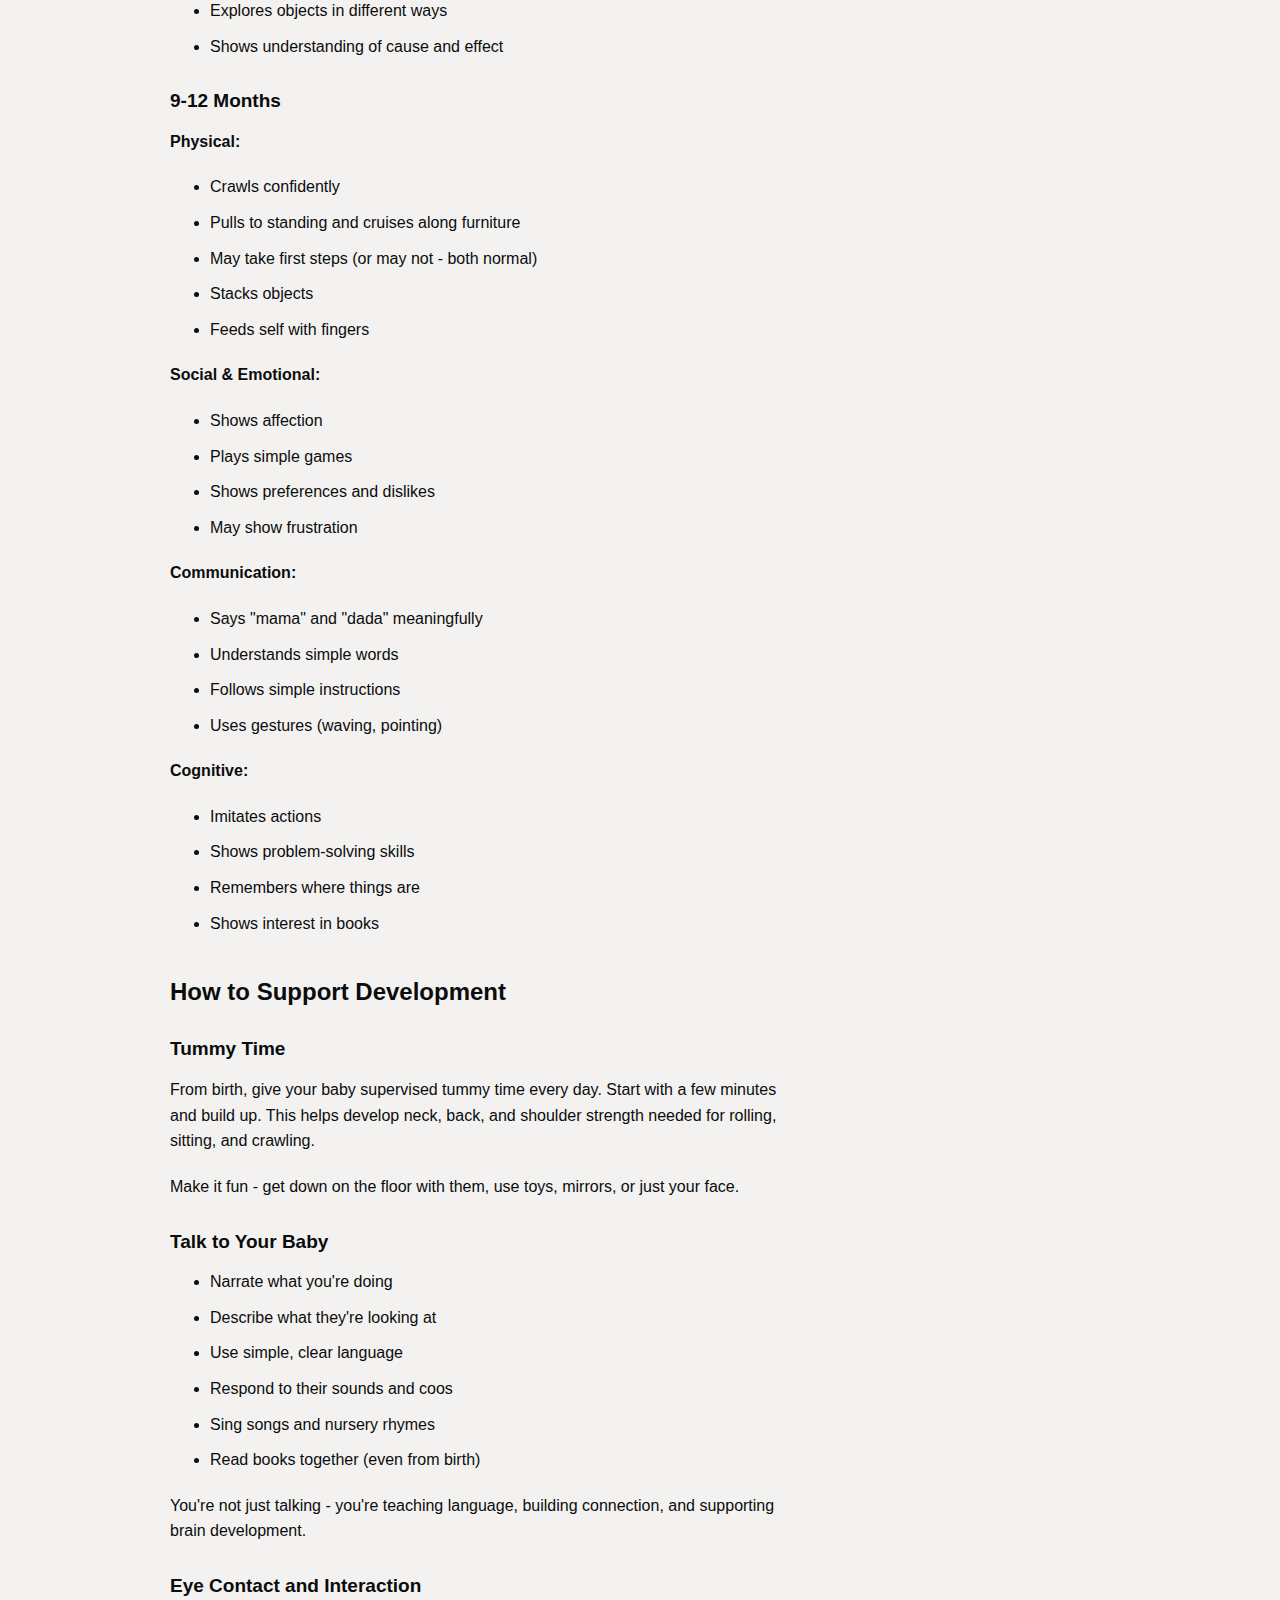
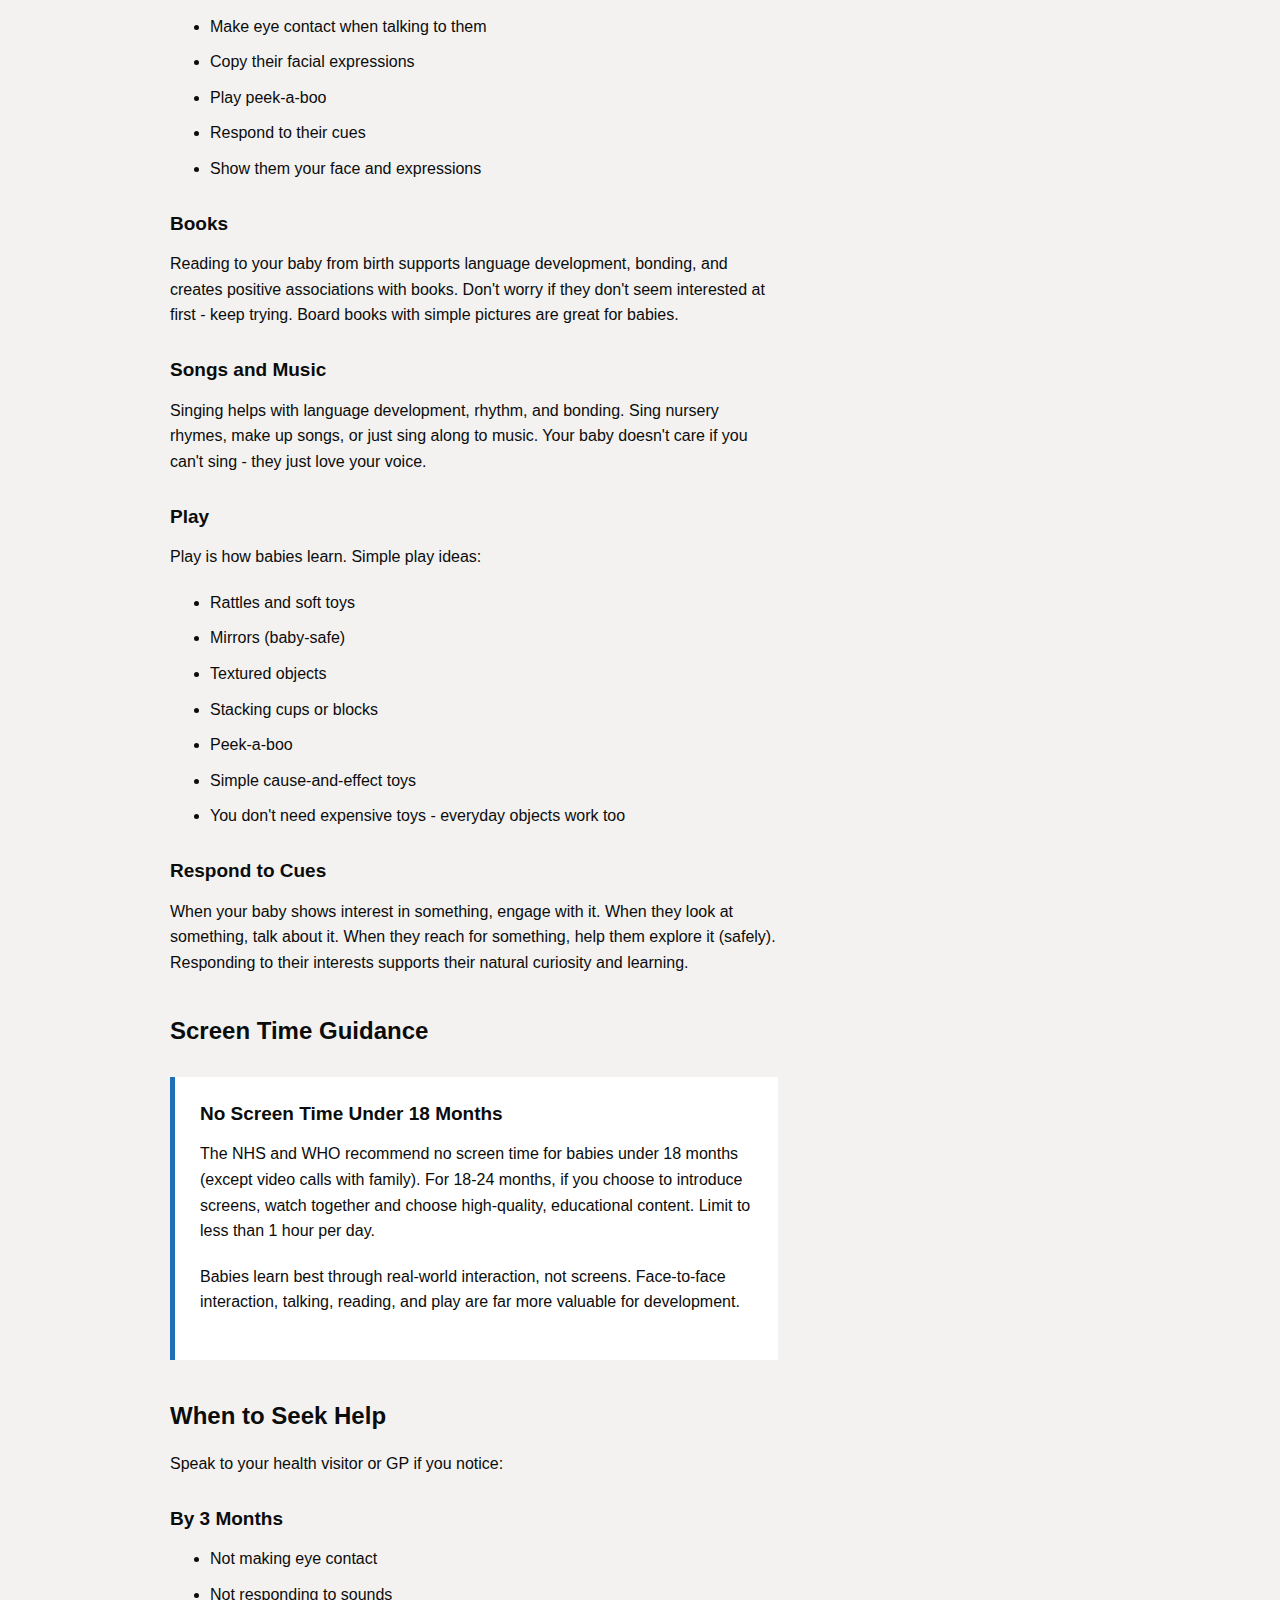
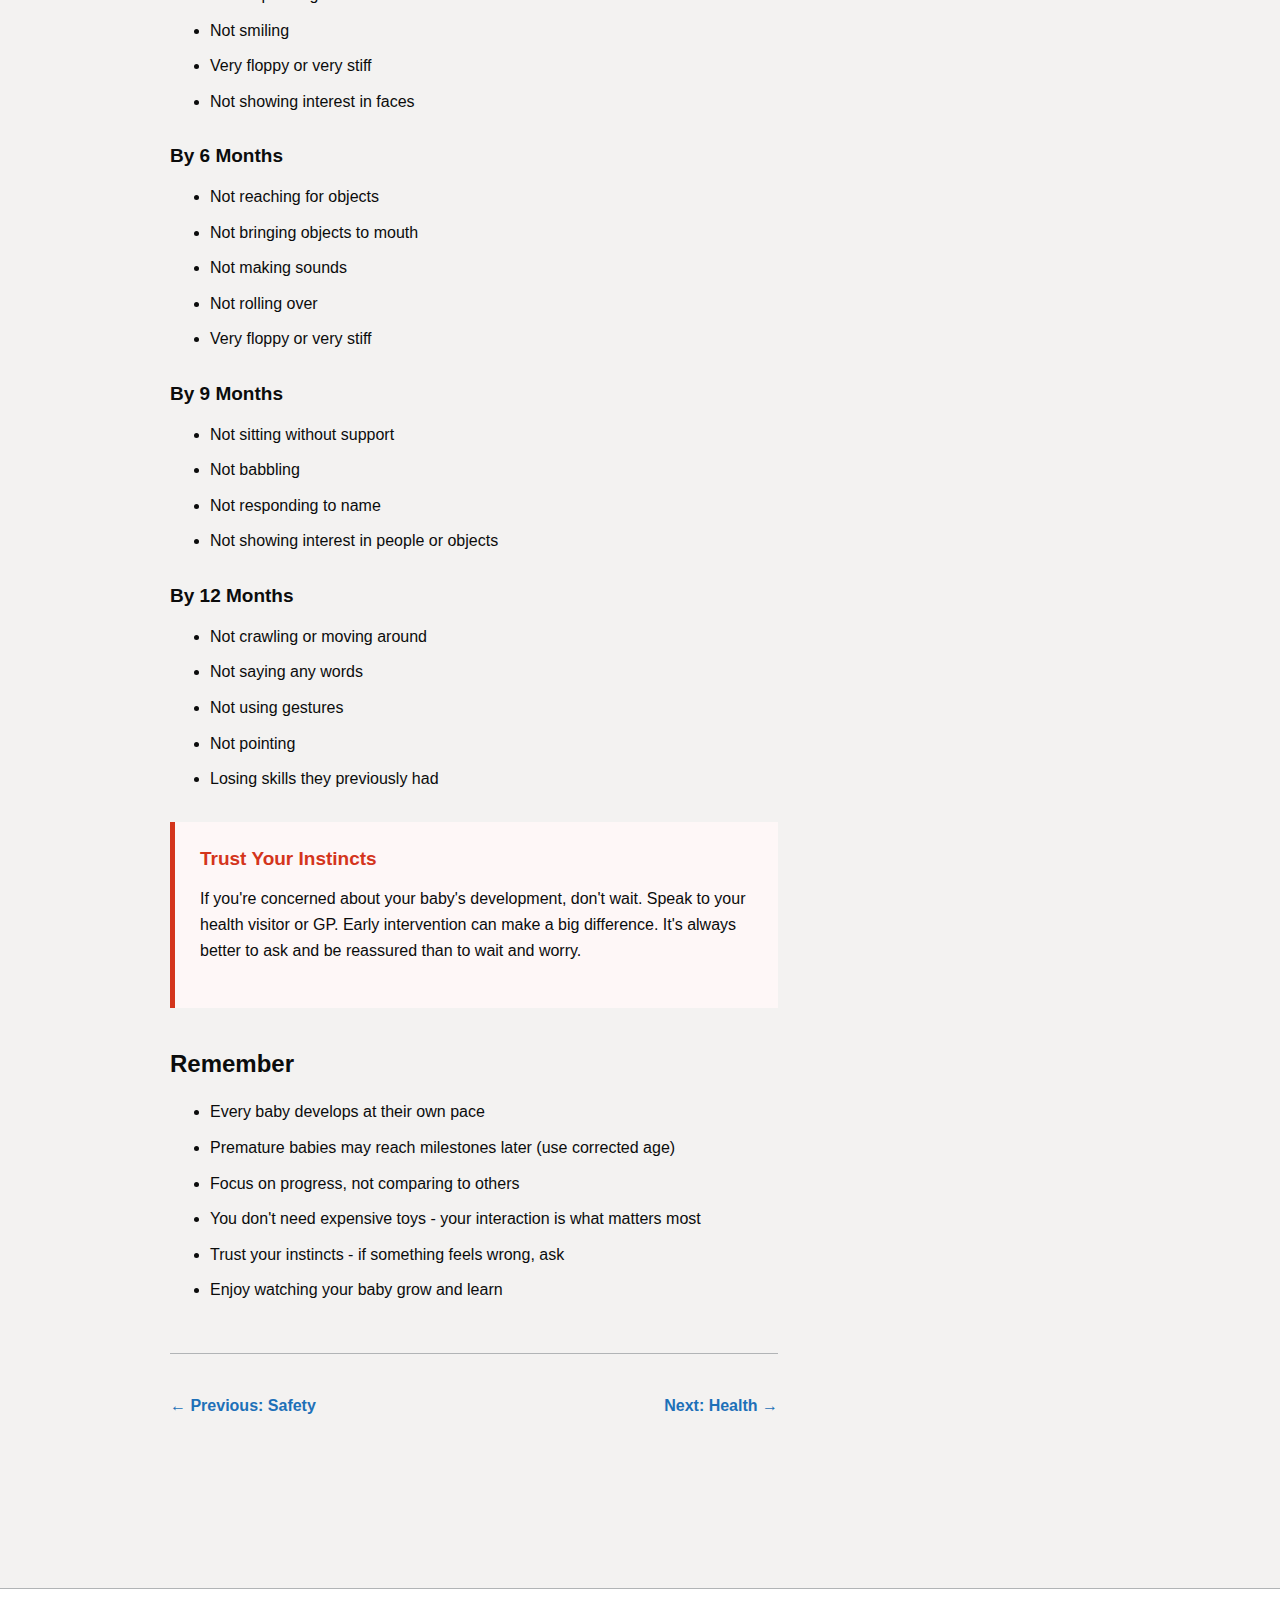
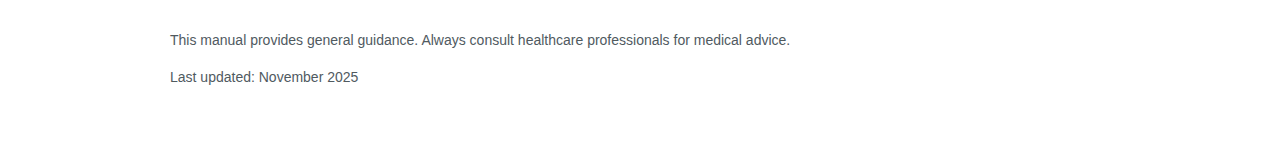
<file: development.html>
<!DOCTYPE html>
<html lang="en">
<head>
    <meta charset="UTF-8">
    <meta name="viewport" content="width=device-width, initial-scale=1.0">
    <title>Development - Baby manual for new dads</title>
    <meta name="description" content="Milestones by age and how to support your baby's development in the first year.">
    <meta name="theme-color" content="#1d70b8">
    <link rel="stylesheet" href="styles.css">
    <link rel="manifest" href="manifest.json">
    <meta name="apple-mobile-web-app-capable" content="yes">
    <meta name="apple-mobile-web-app-status-bar-style" content="black-translucent">
    <meta name="apple-mobile-web-app-title" content="Baby Manual">
</head>
<body>
    <div class="skip-link">
        <a href="#main-content">Skip to main content</a>
    </div>

    <header class="header">
        <div class="container">
            <div class="header-content">
                <h1 class="header-title">
                    <a href="index.html">Baby manual for new dads</a>
                </h1>
            </div>
        </div>
    </header>

    <div class="breadcrumbs">
        <div class="container">
            <ol>
                <li><a href="index.html">Home</a></li>
                <li>Development</li>
            </ol>
        </div>
    </div>

    <main id="main-content" class="main-content">
        <div class="container">
            <div class="content">
                <h1>Development</h1>
                <p class="lede">Understanding your baby's development helps you know what to expect and how to support them.</p>

                <div class="callout">
                    <h3>Important Disclaimers</h3>
                    <p>All babies develop at different rates. There's a wide range of what's normal. These milestones are guidelines, not strict rules. Your baby may reach some milestones earlier and others later - that's completely normal. Premature babies may reach milestones later (based on their corrected age).</p>
                    <p>If you're concerned about your baby's development, speak to your health visitor or GP. Trust your instincts.</p>
                </div>

                <h2>Milestones by Age</h2>
                <h3>0-3 Months</h3>
                <p><strong>Physical:</strong></p>
                <ul>
                    <li>Lifts head briefly when on tummy</li>
                    <li>Opens and closes hands</li>
                    <li>Brings hands to mouth</li>
                    <li>Kicks legs and waves arms</li>
                    <li>Can hold head up when held upright (by end of 3 months)</li>
                </ul>

                <p><strong>Social & Emotional:</strong></p>
                <ul>
                    <li>Makes eye contact</li>
                    <li>Responds to faces and voices</li>
                    <li>Begins to smile (around 6-8 weeks)</li>
                    <li>Recognises primary caregivers</li>
                </ul>

                <p><strong>Communication:</strong></p>
                <ul>
                    <li>Makes cooing sounds</li>
                    <li>Responds to sounds by turning head</li>
                    <li>Different cries for different needs</li>
                </ul>

                <p><strong>Cognitive:</strong></p>
                <ul>
                    <li>Follows objects with eyes</li>
                    <li>Recognises familiar faces</li>
                    <li>Shows interest in faces</li>
                </ul>

                <h3>3-6 Months</h3>
                <p><strong>Physical:</strong></p>
                <ul>
                    <li>Rolls from tummy to back (around 4-5 months)</li>
                    <li>Rolls from back to tummy (around 5-6 months)</li>
                    <li>Sits with support</li>
                    <li>Reaches for and grasps objects</li>
                    <li>Bears weight on legs when held upright</li>
                    <li>Brings objects to mouth</li>
                </ul>

                <p><strong>Social & Emotional:</strong></p>
                <ul>
                    <li>Laughs and squeals</li>
                    <li>Enjoys playing with people</li>
                    <li>May show stranger anxiety</li>
                    <li>Responds to emotions of others</li>
                </ul>

                <p><strong>Communication:</strong></p>
                <ul>
                    <li>Babbles and makes different sounds</li>
                    <li>Responds to name</li>
                    <li>Makes sounds to get attention</li>
                </ul>

                <p><strong>Cognitive:</strong></p>
                <ul>
                    <li>Looks for dropped objects</li>
                    <li>Shows curiosity about objects</li>
                    <li>Recognises familiar people</li>
                </ul>

                <h3>6-9 Months</h3>
                <p><strong>Physical:</strong></p>
                <ul>
                    <li>Sits without support</li>
                    <li>Starts to crawl (or shuffle, or bottom-shuffle)</li>
                    <li>Pulls to standing</li>
                    <li>Transfers objects from hand to hand</li>
                    <li>Uses pincer grasp (thumb and finger)</li>
                </ul>

                <p><strong>Social & Emotional:</strong></p>
                <ul>
                    <li>Shows separation anxiety</li>
                    <li>Plays peek-a-boo</li>
                    <li>Responds to own name</li>
                    <li>Shows preferences for people and toys</li>
                </ul>

                <p><strong>Communication:</strong></p>
                <ul>
                    <li>Babbles with different sounds ("mama", "dada" - though not necessarily meaningfully yet)</li>
                    <li>Understands "no"</li>
                    <li>Responds to simple commands</li>
                </ul>

                <p><strong>Cognitive:</strong></p>
                <ul>
                    <li>Looks for hidden objects</li>
                    <li>Explores objects in different ways</li>
                    <li>Shows understanding of cause and effect</li>
                </ul>

                <h3>9-12 Months</h3>
                <p><strong>Physical:</strong></p>
                <ul>
                    <li>Crawls confidently</li>
                    <li>Pulls to standing and cruises along furniture</li>
                    <li>May take first steps (or may not - both normal)</li>
                    <li>Stacks objects</li>
                    <li>Feeds self with fingers</li>
                </ul>

                <p><strong>Social & Emotional:</strong></p>
                <ul>
                    <li>Shows affection</li>
                    <li>Plays simple games</li>
                    <li>Shows preferences and dislikes</li>
                    <li>May show frustration</li>
                </ul>

                <p><strong>Communication:</strong></p>
                <ul>
                    <li>Says "mama" and "dada" meaningfully</li>
                    <li>Understands simple words</li>
                    <li>Follows simple instructions</li>
                    <li>Uses gestures (waving, pointing)</li>
                </ul>

                <p><strong>Cognitive:</strong></p>
                <ul>
                    <li>Imitates actions</li>
                    <li>Shows problem-solving skills</li>
                    <li>Remembers where things are</li>
                    <li>Shows interest in books</li>
                </ul>

                <h2>How to Support Development</h2>
                <h3>Tummy Time</h3>
                <p>From birth, give your baby supervised tummy time every day. Start with a few minutes and build up. This helps develop neck, back, and shoulder strength needed for rolling, sitting, and crawling.</p>
                <p>Make it fun - get down on the floor with them, use toys, mirrors, or just your face.</p>

                <h3>Talk to Your Baby</h3>
                <ul>
                    <li>Narrate what you're doing</li>
                    <li>Describe what they're looking at</li>
                    <li>Use simple, clear language</li>
                    <li>Respond to their sounds and coos</li>
                    <li>Sing songs and nursery rhymes</li>
                    <li>Read books together (even from birth)</li>
                </ul>
                <p>You're not just talking - you're teaching language, building connection, and supporting brain development.</p>

                <h3>Eye Contact and Interaction</h3>
                <ul>
                    <li>Make eye contact when talking to them</li>
                    <li>Copy their facial expressions</li>
                    <li>Play peek-a-boo</li>
                    <li>Respond to their cues</li>
                    <li>Show them your face and expressions</li>
                </ul>

                <h3>Books</h3>
                <p>Reading to your baby from birth supports language development, bonding, and creates positive associations with books. Don't worry if they don't seem interested at first - keep trying. Board books with simple pictures are great for babies.</p>

                <h3>Songs and Music</h3>
                <p>Singing helps with language development, rhythm, and bonding. Sing nursery rhymes, make up songs, or just sing along to music. Your baby doesn't care if you can't sing - they just love your voice.</p>

                <h3>Play</h3>
                <p>Play is how babies learn. Simple play ideas:</p>
                <ul>
                    <li>Rattles and soft toys</li>
                    <li>Mirrors (baby-safe)</li>
                    <li>Textured objects</li>
                    <li>Stacking cups or blocks</li>
                    <li>Peek-a-boo</li>
                    <li>Simple cause-and-effect toys</li>
                    <li>You don't need expensive toys - everyday objects work too</li>
                </ul>

                <h3>Respond to Cues</h3>
                <p>When your baby shows interest in something, engage with it. When they look at something, talk about it. When they reach for something, help them explore it (safely). Responding to their interests supports their natural curiosity and learning.</p>

                <h2>Screen Time Guidance</h2>
                <div class="callout">
                    <h3>No Screen Time Under 18 Months</h3>
                    <p>The NHS and WHO recommend no screen time for babies under 18 months (except video calls with family). For 18-24 months, if you choose to introduce screens, watch together and choose high-quality, educational content. Limit to less than 1 hour per day.</p>
                    <p>Babies learn best through real-world interaction, not screens. Face-to-face interaction, talking, reading, and play are far more valuable for development.</p>
                </div>

                <h2>When to Seek Help</h2>
                <p>Speak to your health visitor or GP if you notice:</p>

                <h3>By 3 Months</h3>
                <ul>
                    <li>Not making eye contact</li>
                    <li>Not responding to sounds</li>
                    <li>Not smiling</li>
                    <li>Very floppy or very stiff</li>
                    <li>Not showing interest in faces</li>
                </ul>

                <h3>By 6 Months</h3>
                <ul>
                    <li>Not reaching for objects</li>
                    <li>Not bringing objects to mouth</li>
                    <li>Not making sounds</li>
                    <li>Not rolling over</li>
                    <li>Very floppy or very stiff</li>
                </ul>

                <h3>By 9 Months</h3>
                <ul>
                    <li>Not sitting without support</li>
                    <li>Not babbling</li>
                    <li>Not responding to name</li>
                    <li>Not showing interest in people or objects</li>
                </ul>

                <h3>By 12 Months</h3>
                <ul>
                    <li>Not crawling or moving around</li>
                    <li>Not saying any words</li>
                    <li>Not using gestures</li>
                    <li>Not pointing</li>
                    <li>Losing skills they previously had</li>
                </ul>

                <div class="warning-callout">
                    <h3>Trust Your Instincts</h3>
                    <p>If you're concerned about your baby's development, don't wait. Speak to your health visitor or GP. Early intervention can make a big difference. It's always better to ask and be reassured than to wait and worry.</p>
                </div>

                <h2>Remember</h2>
                <ul>
                    <li>Every baby develops at their own pace</li>
                    <li>Premature babies may reach milestones later (use corrected age)</li>
                    <li>Focus on progress, not comparing to others</li>
                    <li>You don't need expensive toys - your interaction is what matters most</li>
                    <li>Trust your instincts - if something feels wrong, ask</li>
                    <li>Enjoy watching your baby grow and learn</li>
                </ul>

                <nav class="page-nav">
                    <a href="safety.html">← Previous: Safety</a>
                    <a href="health.html">Next: Health →</a>
                </nav>
            </div>
        </div>
    </main>

    <footer class="footer">
        <div class="container">
            <p>This manual provides general guidance. Always consult healthcare professionals for medical advice.</p>
            <p class="footer-meta">Last updated: November 2025</p>
        </div>
    </footer>

    <script>
        if ('serviceWorker' in navigator) {
            window.addEventListener('load', () => {
                navigator.serviceWorker.register('/sw.js')
                    .then(registration => console.log('SW registered'))
                    .catch(error => console.log('SW registration failed'));
            });
        }
    </script>
</body>
</html>
</file>
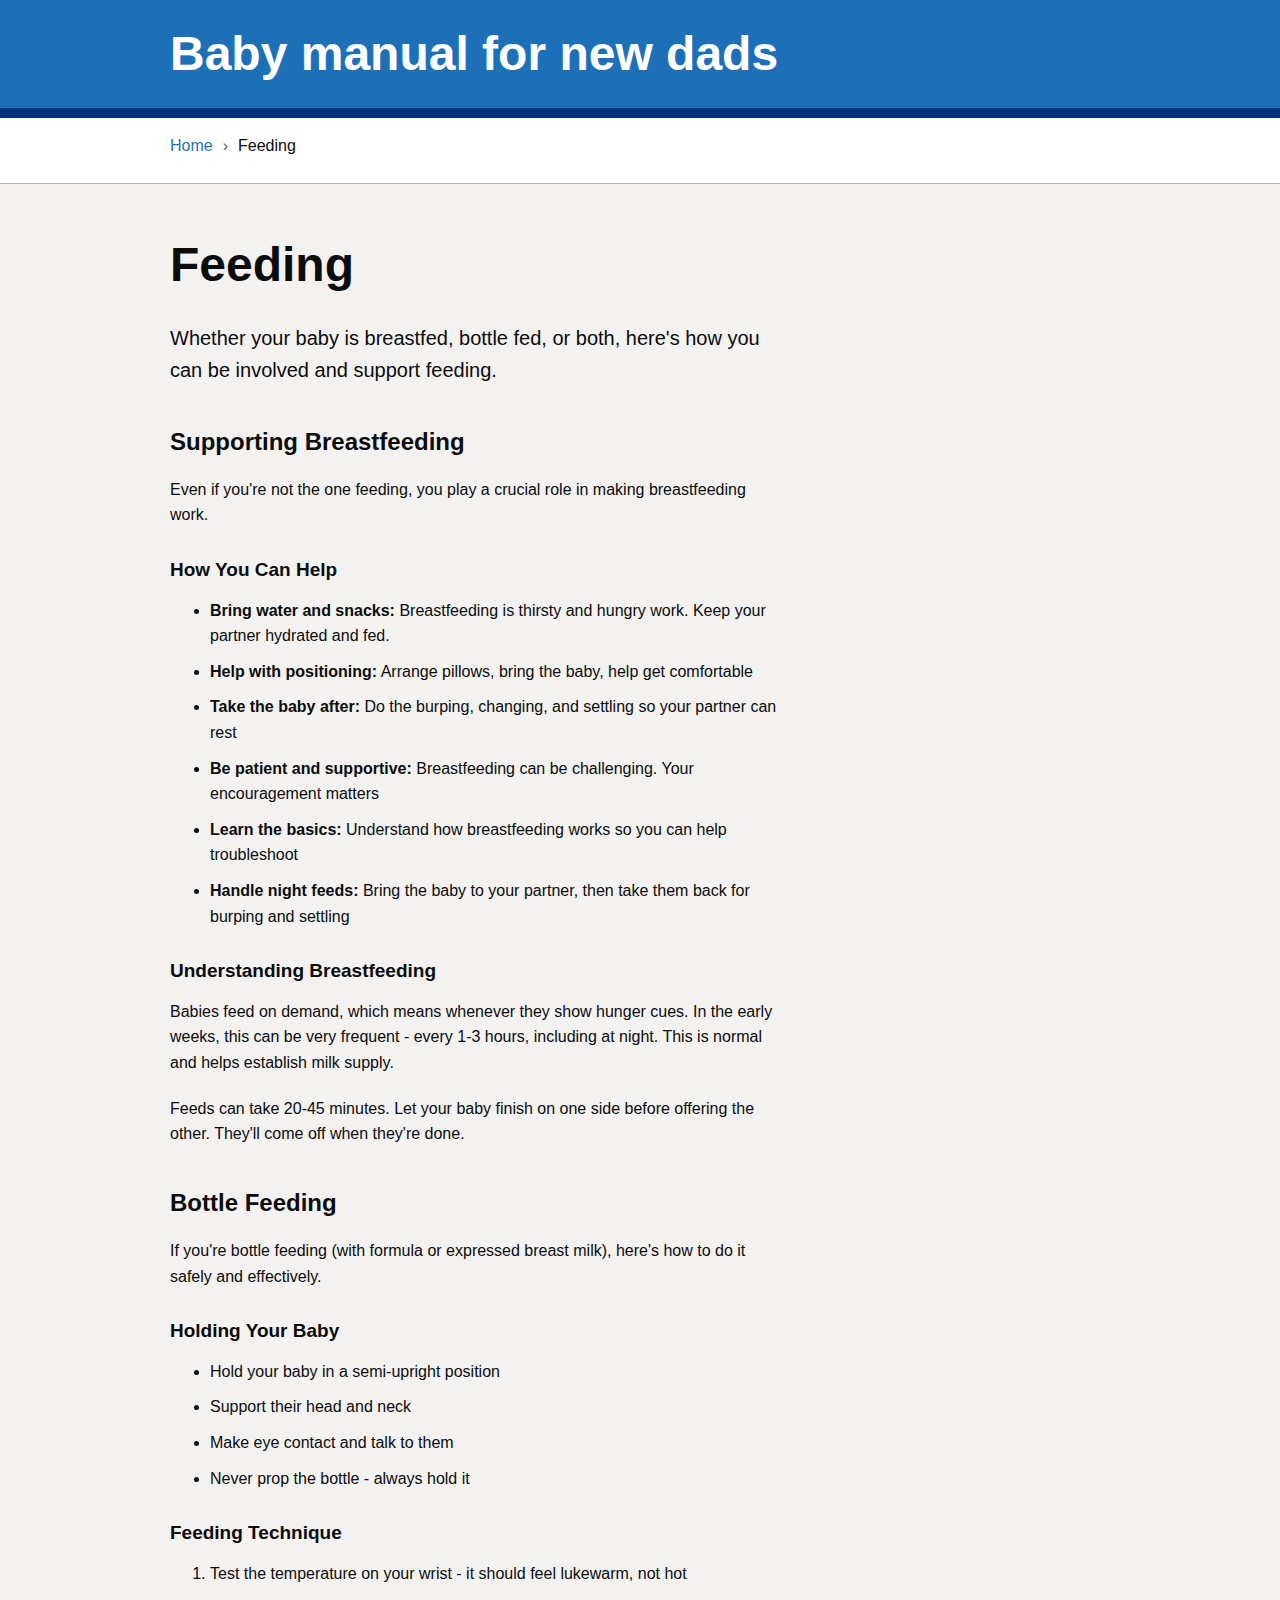
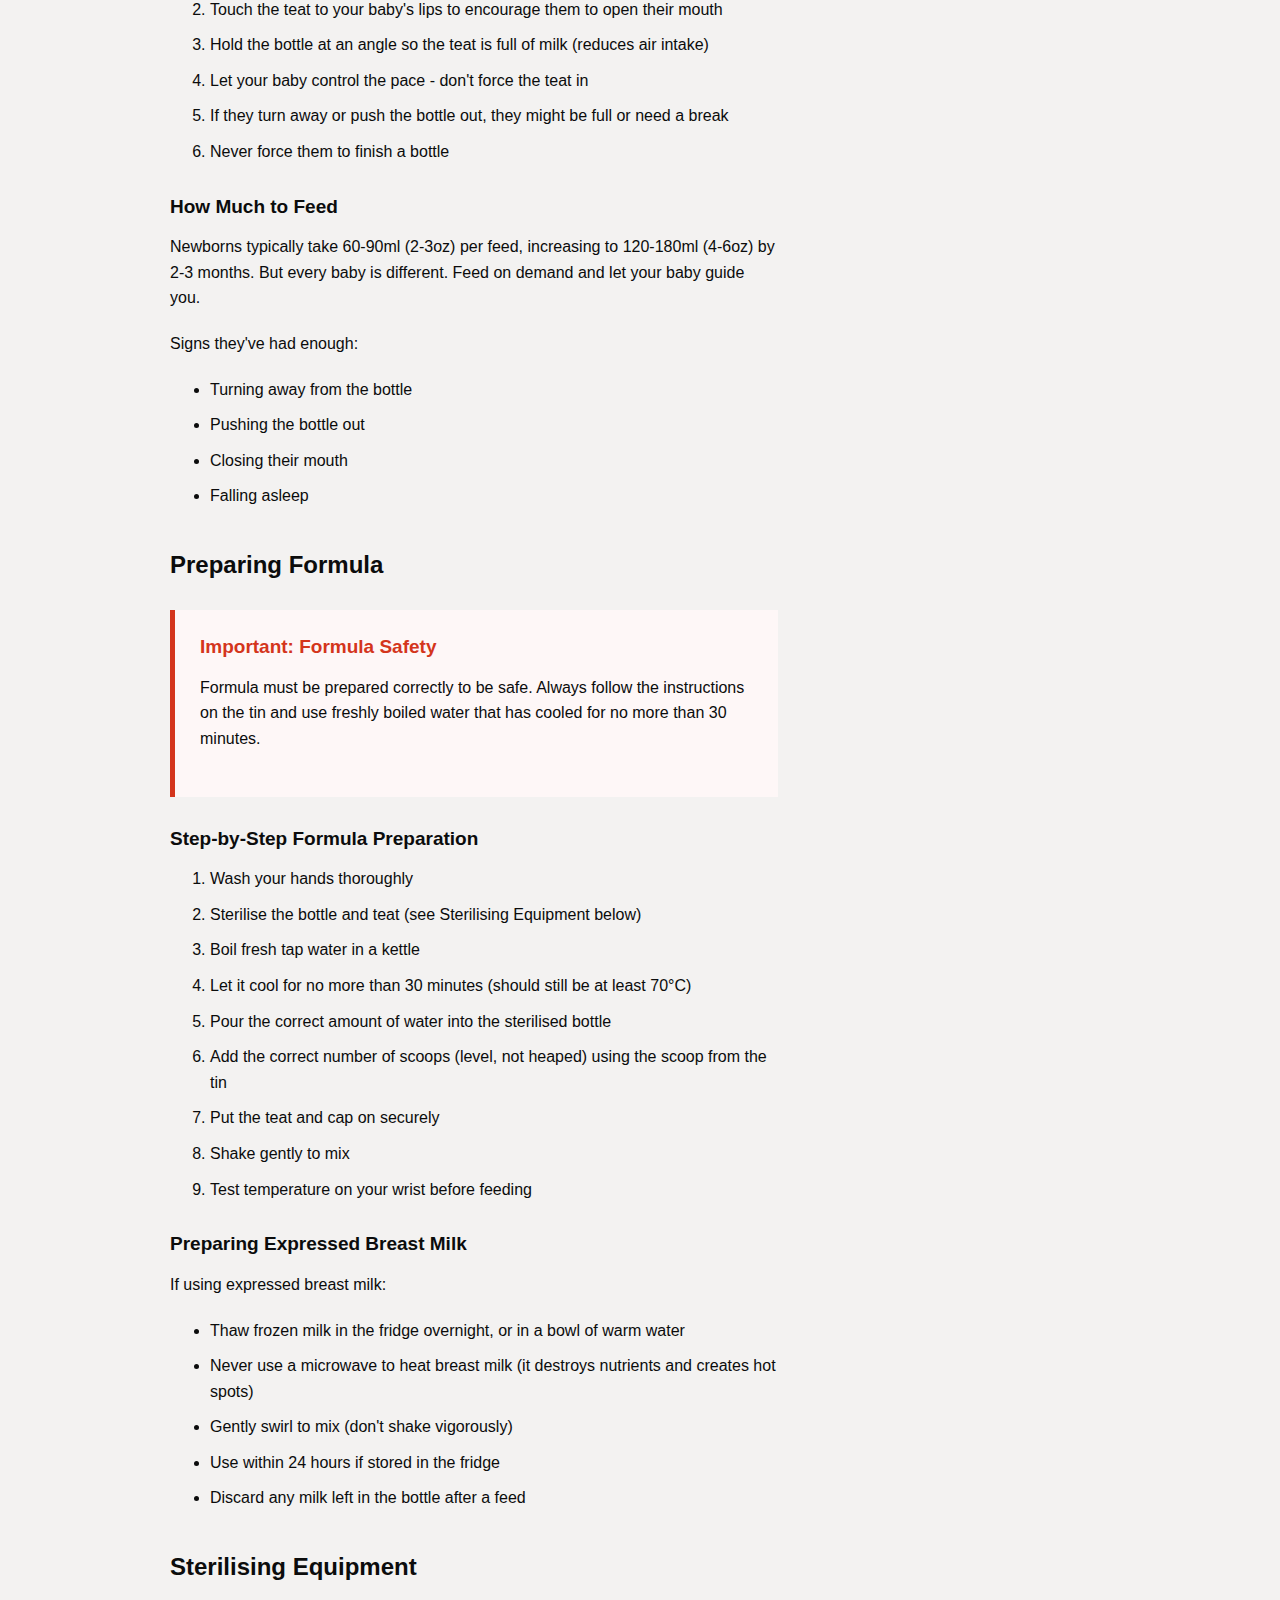
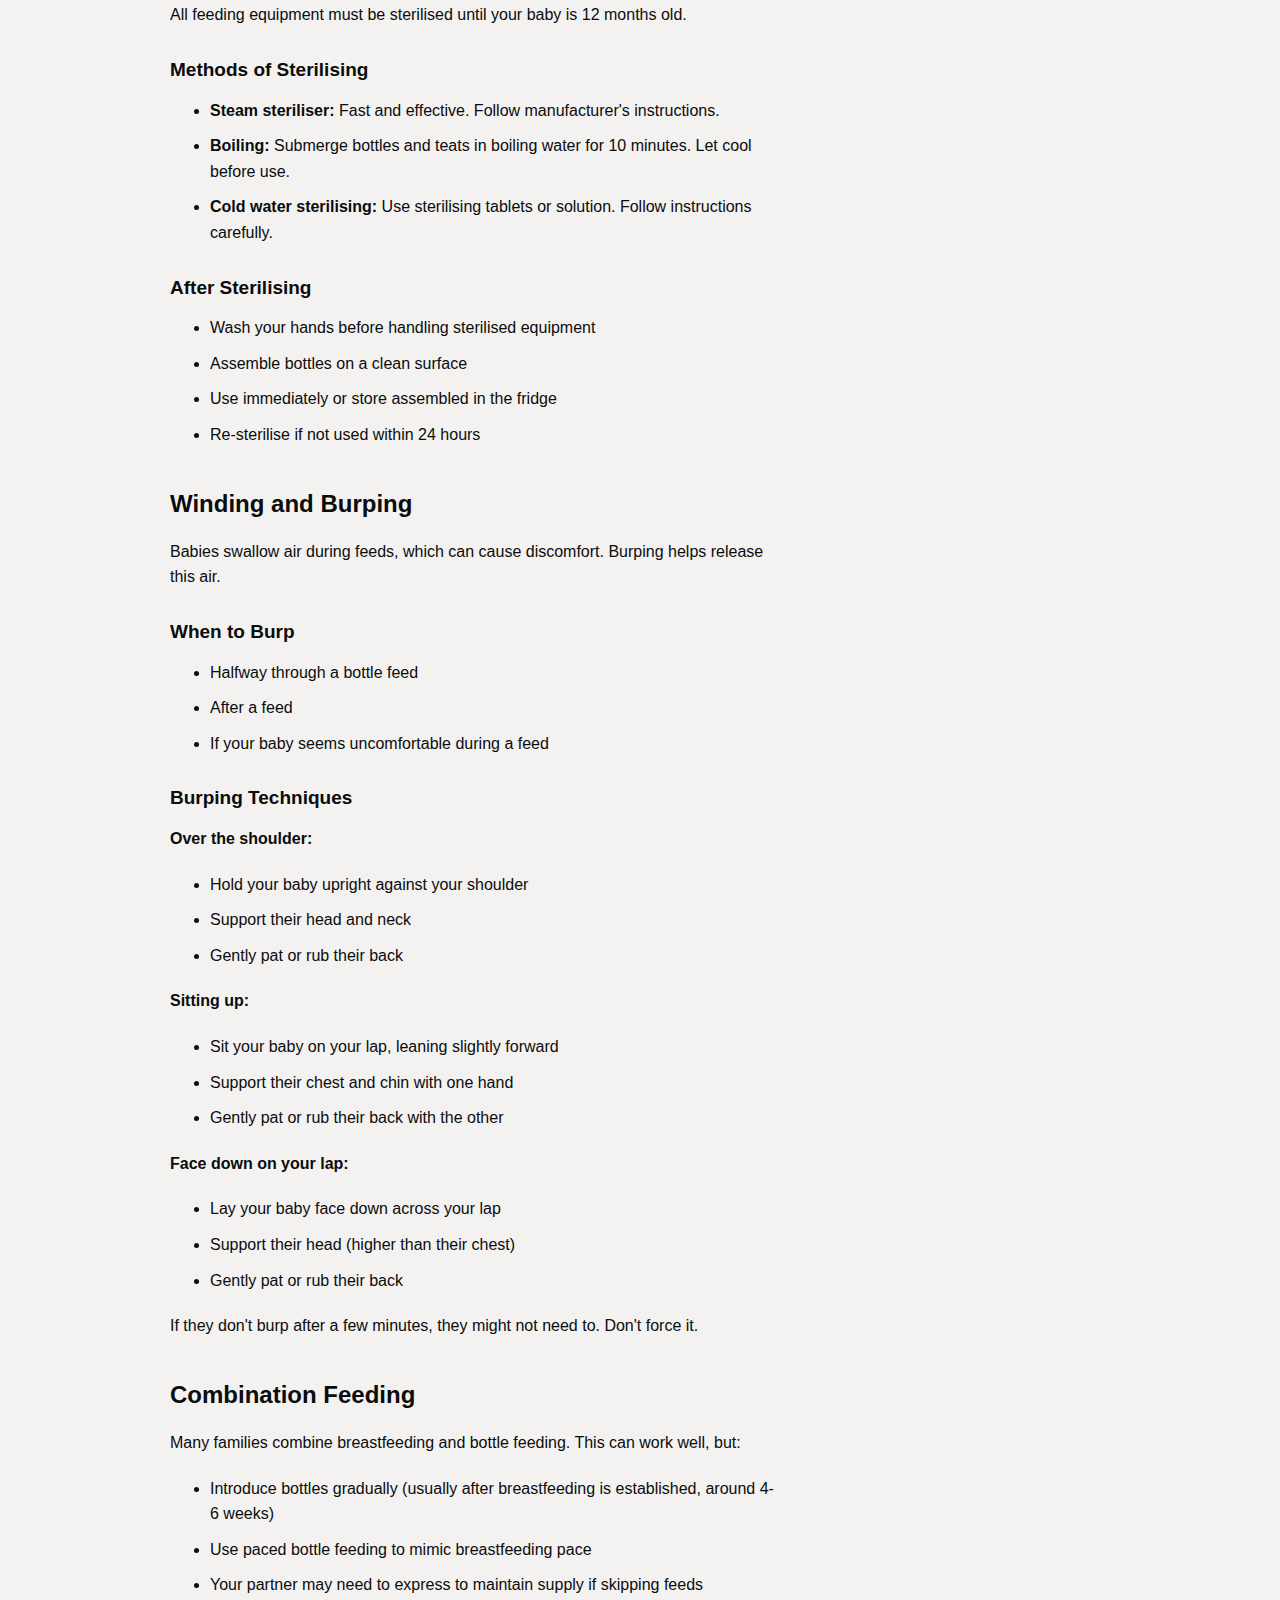
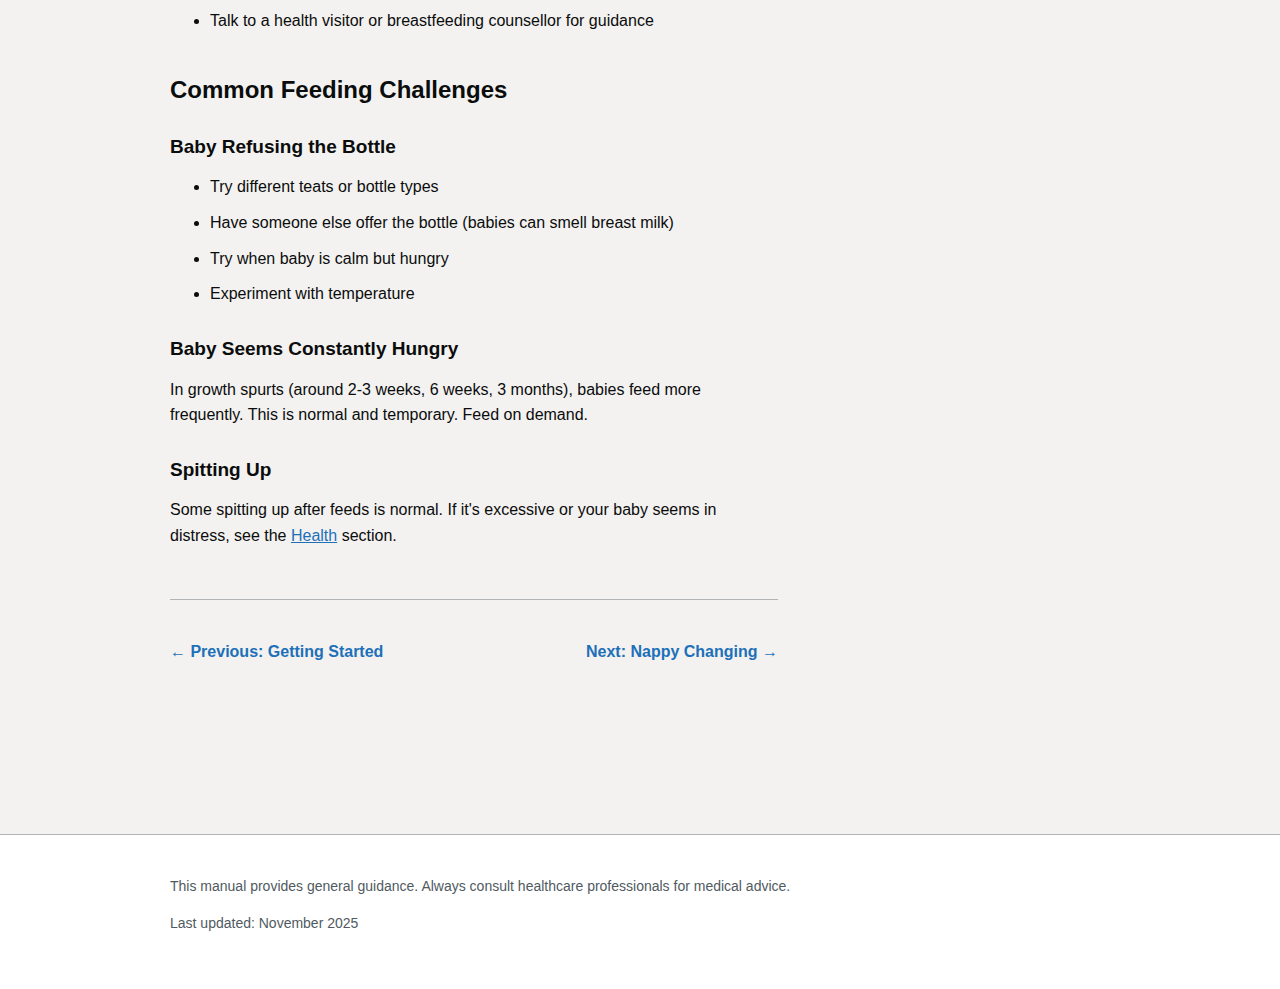
<file: feeding.html>
<!DOCTYPE html>
<html lang="en">
<head>
    <meta charset="UTF-8">
    <meta name="viewport" content="width=device-width, initial-scale=1.0">
    <title>Feeding - Baby manual for new dads</title>
    <meta name="description" content="How dads can support breastfeeding, bottle feeding techniques, formula preparation, and winding your baby.">
    <meta name="theme-color" content="#1d70b8">
    <link rel="stylesheet" href="styles.css">
    <link rel="manifest" href="manifest.json">
    <meta name="apple-mobile-web-app-capable" content="yes">
    <meta name="apple-mobile-web-app-status-bar-style" content="black-translucent">
    <meta name="apple-mobile-web-app-title" content="Baby Manual">
</head>
<body>
    <div class="skip-link">
        <a href="#main-content">Skip to main content</a>
    </div>

    <header class="header">
        <div class="container">
            <div class="header-content">
                <h1 class="header-title">
                    <a href="index.html">Baby manual for new dads</a>
                </h1>
            </div>
        </div>
    </header>

    <div class="breadcrumbs">
        <div class="container">
            <ol>
                <li><a href="index.html">Home</a></li>
                <li>Feeding</li>
            </ol>
        </div>
    </div>

    <main id="main-content" class="main-content">
        <div class="container">
            <div class="content">
                <h1>Feeding</h1>
                <p class="lede">Whether your baby is breastfed, bottle fed, or both, here's how you can be involved and support feeding.</p>

                <h2>Supporting Breastfeeding</h2>
                <p>Even if you're not the one feeding, you play a crucial role in making breastfeeding work.</p>

                <h3>How You Can Help</h3>
                <ul>
                    <li><strong>Bring water and snacks:</strong> Breastfeeding is thirsty and hungry work. Keep your partner hydrated and fed.</li>
                    <li><strong>Help with positioning:</strong> Arrange pillows, bring the baby, help get comfortable</li>
                    <li><strong>Take the baby after:</strong> Do the burping, changing, and settling so your partner can rest</li>
                    <li><strong>Be patient and supportive:</strong> Breastfeeding can be challenging. Your encouragement matters</li>
                    <li><strong>Learn the basics:</strong> Understand how breastfeeding works so you can help troubleshoot</li>
                    <li><strong>Handle night feeds:</strong> Bring the baby to your partner, then take them back for burping and settling</li>
                </ul>

                <h3>Understanding Breastfeeding</h3>
                <p>Babies feed on demand, which means whenever they show hunger cues. In the early weeks, this can be very frequent - every 1-3 hours, including at night. This is normal and helps establish milk supply.</p>
                <p>Feeds can take 20-45 minutes. Let your baby finish on one side before offering the other. They'll come off when they're done.</p>

                <h2>Bottle Feeding</h2>
                <p>If you're bottle feeding (with formula or expressed breast milk), here's how to do it safely and effectively.</p>

                <h3>Holding Your Baby</h3>
                <ul>
                    <li>Hold your baby in a semi-upright position</li>
                    <li>Support their head and neck</li>
                    <li>Make eye contact and talk to them</li>
                    <li>Never prop the bottle - always hold it</li>
                </ul>

                <h3>Feeding Technique</h3>
                <ol>
                    <li>Test the temperature on your wrist - it should feel lukewarm, not hot</li>
                    <li>Touch the teat to your baby's lips to encourage them to open their mouth</li>
                    <li>Hold the bottle at an angle so the teat is full of milk (reduces air intake)</li>
                    <li>Let your baby control the pace - don't force the teat in</li>
                    <li>If they turn away or push the bottle out, they might be full or need a break</li>
                    <li>Never force them to finish a bottle</li>
                </ol>

                <h3>How Much to Feed</h3>
                <p>Newborns typically take 60-90ml (2-3oz) per feed, increasing to 120-180ml (4-6oz) by 2-3 months. But every baby is different. Feed on demand and let your baby guide you.</p>
                <p>Signs they've had enough:</p>
                <ul>
                    <li>Turning away from the bottle</li>
                    <li>Pushing the bottle out</li>
                    <li>Closing their mouth</li>
                    <li>Falling asleep</li>
                </ul>

                <h2>Preparing Formula</h2>
                <div class="warning-callout">
                    <h3>Important: Formula Safety</h3>
                    <p>Formula must be prepared correctly to be safe. Always follow the instructions on the tin and use freshly boiled water that has cooled for no more than 30 minutes.</p>
                </div>

                <h3>Step-by-Step Formula Preparation</h3>
                <ol>
                    <li>Wash your hands thoroughly</li>
                    <li>Sterilise the bottle and teat (see Sterilising Equipment below)</li>
                    <li>Boil fresh tap water in a kettle</li>
                    <li>Let it cool for no more than 30 minutes (should still be at least 70°C)</li>
                    <li>Pour the correct amount of water into the sterilised bottle</li>
                    <li>Add the correct number of scoops (level, not heaped) using the scoop from the tin</li>
                    <li>Put the teat and cap on securely</li>
                    <li>Shake gently to mix</li>
                    <li>Test temperature on your wrist before feeding</li>
                </ol>

                <h3>Preparing Expressed Breast Milk</h3>
                <p>If using expressed breast milk:</p>
                <ul>
                    <li>Thaw frozen milk in the fridge overnight, or in a bowl of warm water</li>
                    <li>Never use a microwave to heat breast milk (it destroys nutrients and creates hot spots)</li>
                    <li>Gently swirl to mix (don't shake vigorously)</li>
                    <li>Use within 24 hours if stored in the fridge</li>
                    <li>Discard any milk left in the bottle after a feed</li>
                </ul>

                <h2>Sterilising Equipment</h2>
                <p>All feeding equipment must be sterilised until your baby is 12 months old.</p>

                <h3>Methods of Sterilising</h3>
                <ul>
                    <li><strong>Steam steriliser:</strong> Fast and effective. Follow manufacturer's instructions.</li>
                    <li><strong>Boiling:</strong> Submerge bottles and teats in boiling water for 10 minutes. Let cool before use.</li>
                    <li><strong>Cold water sterilising:</strong> Use sterilising tablets or solution. Follow instructions carefully.</li>
                </ul>

                <h3>After Sterilising</h3>
                <ul>
                    <li>Wash your hands before handling sterilised equipment</li>
                    <li>Assemble bottles on a clean surface</li>
                    <li>Use immediately or store assembled in the fridge</li>
                    <li>Re-sterilise if not used within 24 hours</li>
                </ul>

                <h2>Winding and Burping</h2>
                <p>Babies swallow air during feeds, which can cause discomfort. Burping helps release this air.</p>

                <h3>When to Burp</h3>
                <ul>
                    <li>Halfway through a bottle feed</li>
                    <li>After a feed</li>
                    <li>If your baby seems uncomfortable during a feed</li>
                </ul>

                <h3>Burping Techniques</h3>
                <p><strong>Over the shoulder:</strong></p>
                <ul>
                    <li>Hold your baby upright against your shoulder</li>
                    <li>Support their head and neck</li>
                    <li>Gently pat or rub their back</li>
                </ul>

                <p><strong>Sitting up:</strong></p>
                <ul>
                    <li>Sit your baby on your lap, leaning slightly forward</li>
                    <li>Support their chest and chin with one hand</li>
                    <li>Gently pat or rub their back with the other</li>
                </ul>

                <p><strong>Face down on your lap:</strong></p>
                <ul>
                    <li>Lay your baby face down across your lap</li>
                    <li>Support their head (higher than their chest)</li>
                    <li>Gently pat or rub their back</li>
                </ul>

                <p>If they don't burp after a few minutes, they might not need to. Don't force it.</p>

                <h2>Combination Feeding</h2>
                <p>Many families combine breastfeeding and bottle feeding. This can work well, but:</p>
                <ul>
                    <li>Introduce bottles gradually (usually after breastfeeding is established, around 4-6 weeks)</li>
                    <li>Use paced bottle feeding to mimic breastfeeding pace</li>
                    <li>Your partner may need to express to maintain supply if skipping feeds</li>
                    <li>Talk to a health visitor or breastfeeding counsellor for guidance</li>
                </ul>

                <h2>Common Feeding Challenges</h2>
                <h3>Baby Refusing the Bottle</h3>
                <ul>
                    <li>Try different teats or bottle types</li>
                    <li>Have someone else offer the bottle (babies can smell breast milk)</li>
                    <li>Try when baby is calm but hungry</li>
                    <li>Experiment with temperature</li>
                </ul>

                <h3>Baby Seems Constantly Hungry</h3>
                <p>In growth spurts (around 2-3 weeks, 6 weeks, 3 months), babies feed more frequently. This is normal and temporary. Feed on demand.</p>

                <h3>Spitting Up</h3>
                <p>Some spitting up after feeds is normal. If it's excessive or your baby seems in distress, see the <a href="health.html">Health</a> section.</p>

                <nav class="page-nav">
                    <a href="getting-started.html">← Previous: Getting Started</a>
                    <a href="nappy-changing.html">Next: Nappy Changing →</a>
                </nav>
            </div>
        </div>
    </main>

    <footer class="footer">
        <div class="container">
            <p>This manual provides general guidance. Always consult healthcare professionals for medical advice.</p>
            <p class="footer-meta">Last updated: November 2025</p>
        </div>
    </footer>

    <script>
        if ('serviceWorker' in navigator) {
            window.addEventListener('load', () => {
                navigator.serviceWorker.register('/sw.js')
                    .then(registration => console.log('SW registered'))
                    .catch(error => console.log('SW registration failed'));
            });
        }
    </script>
</body>
</html>
</file>
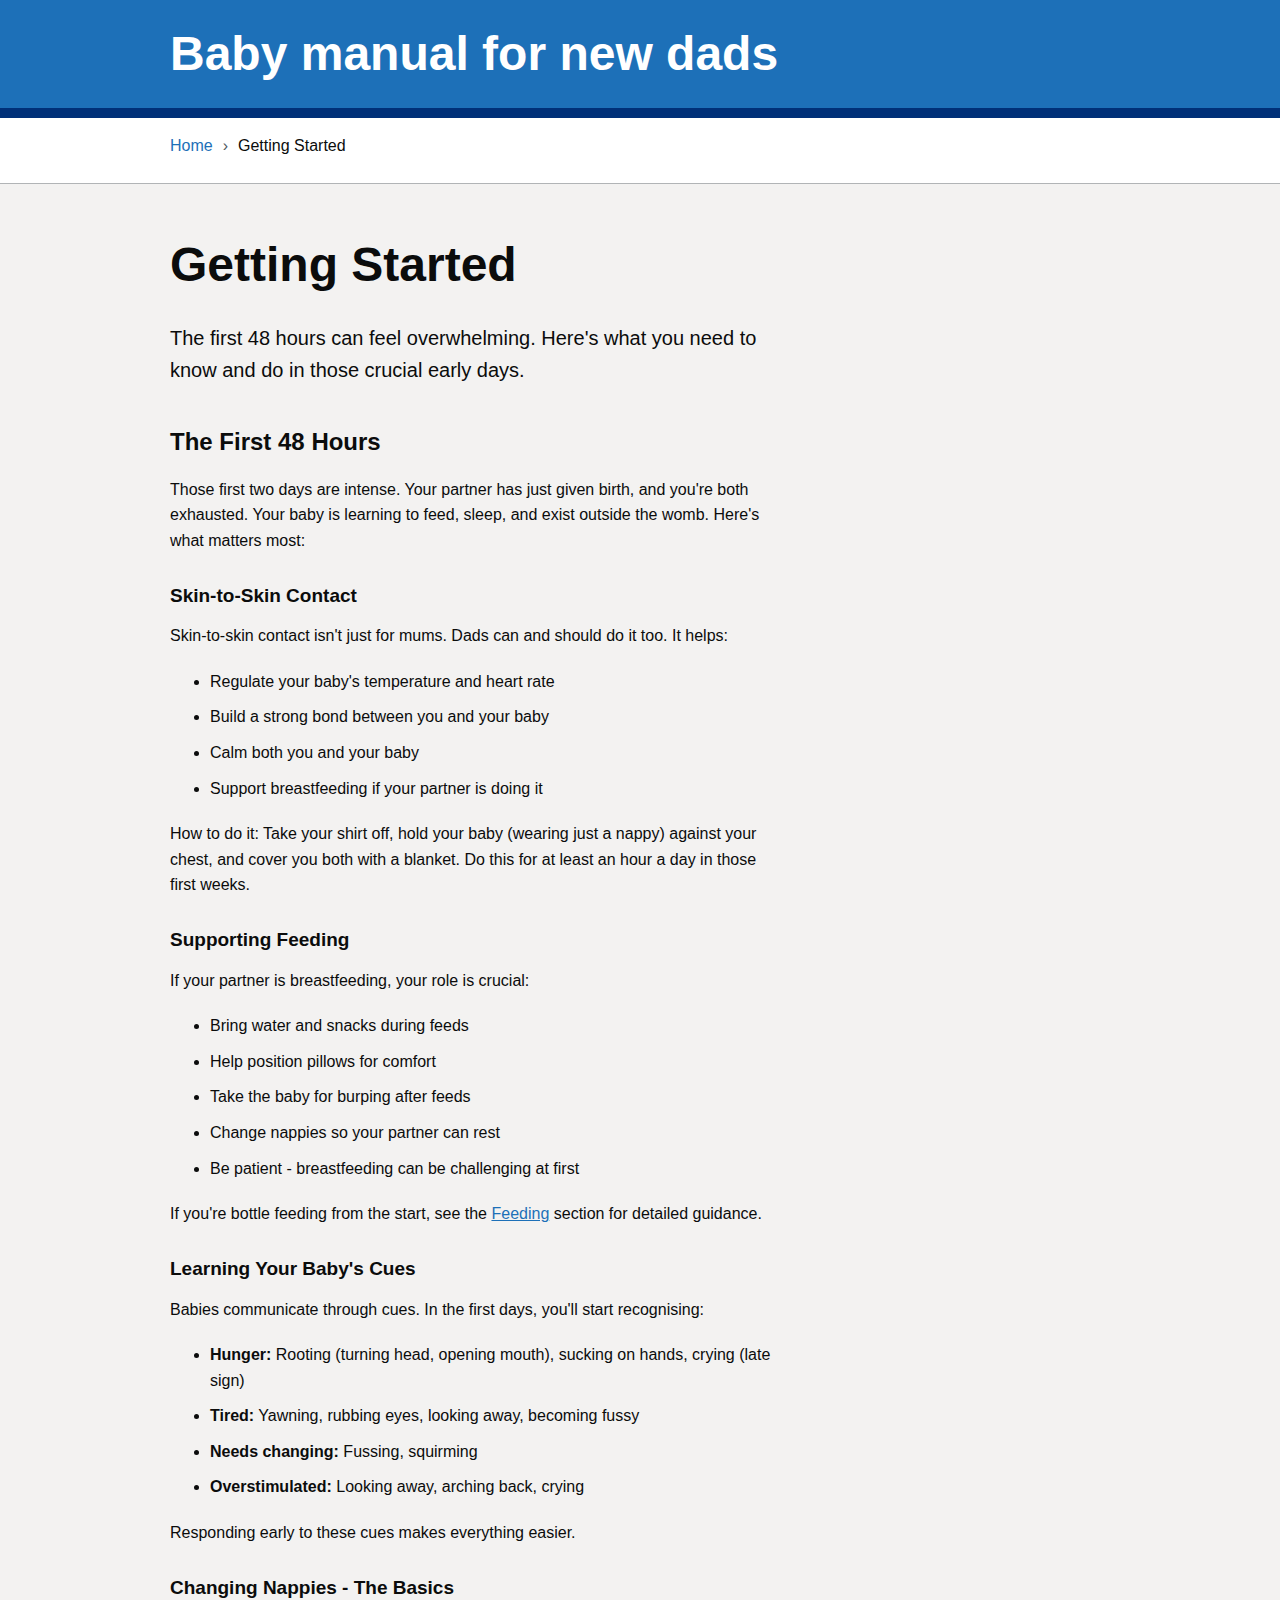
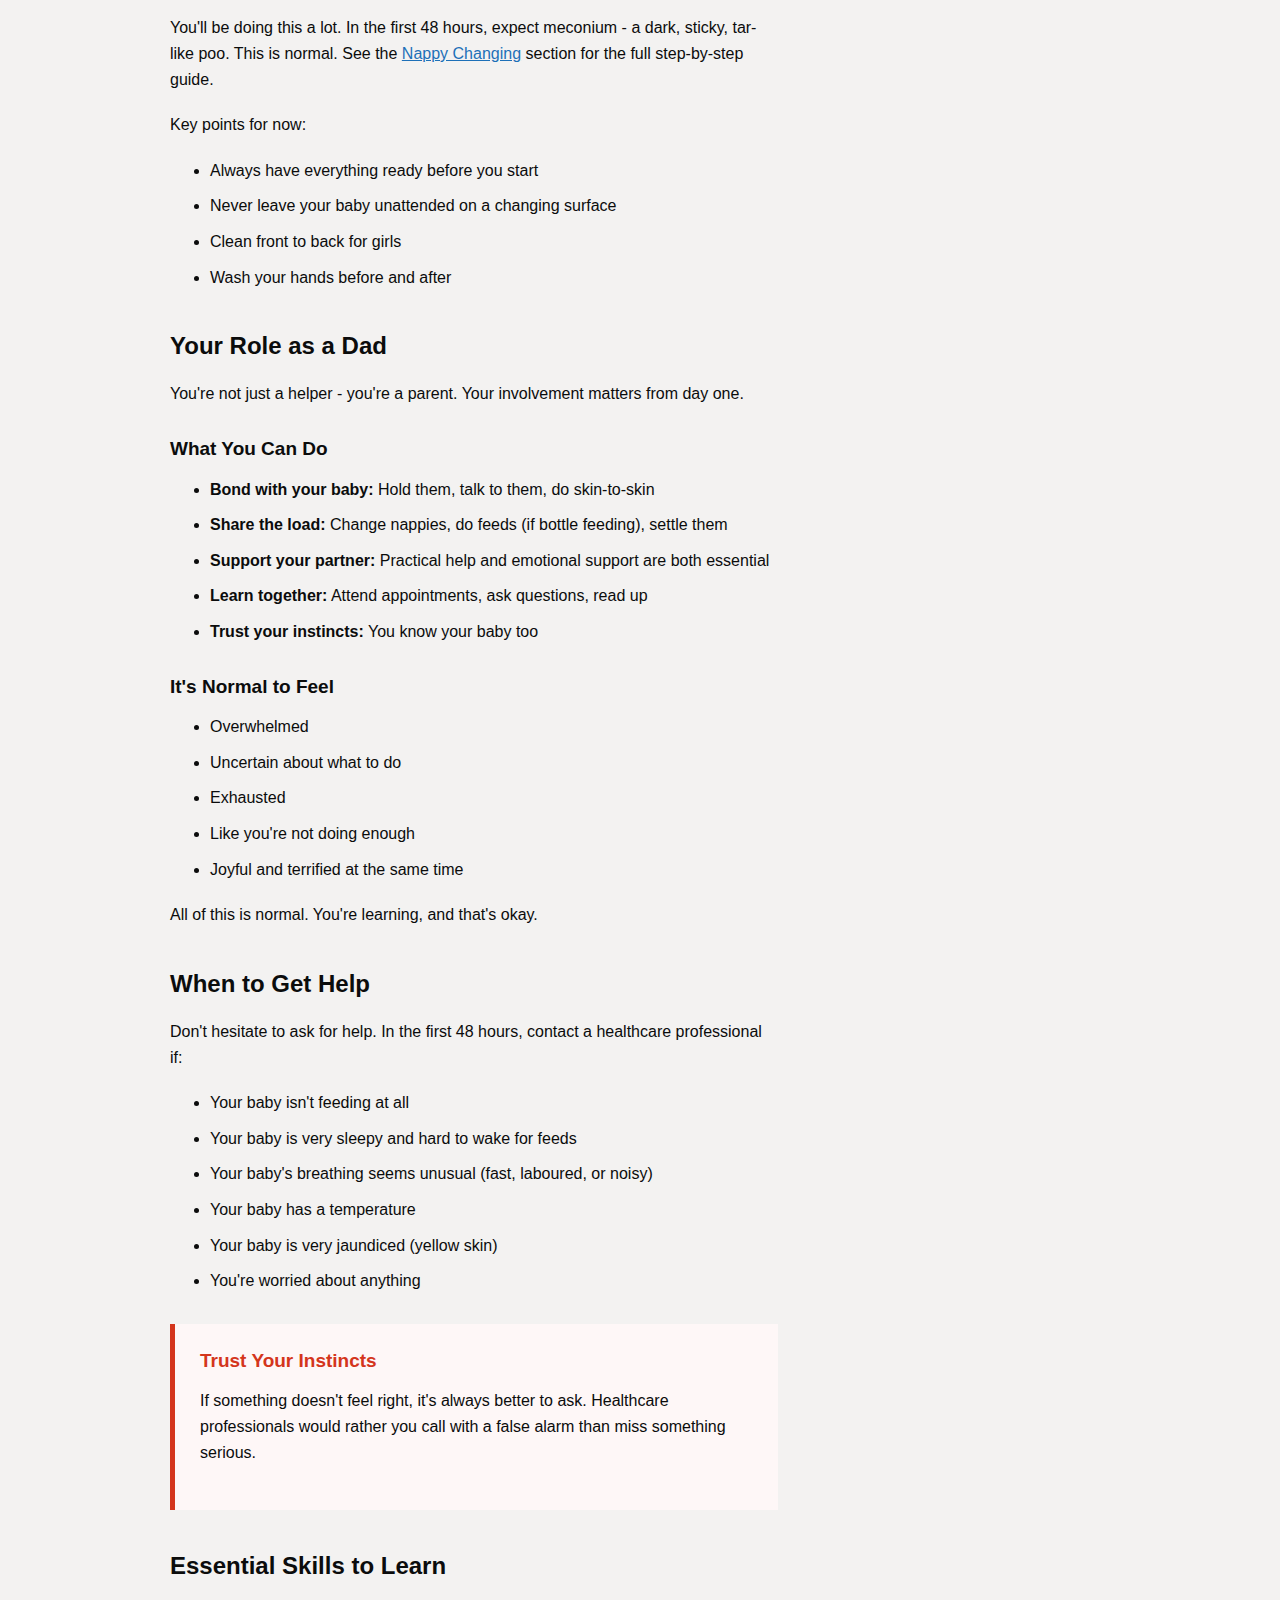
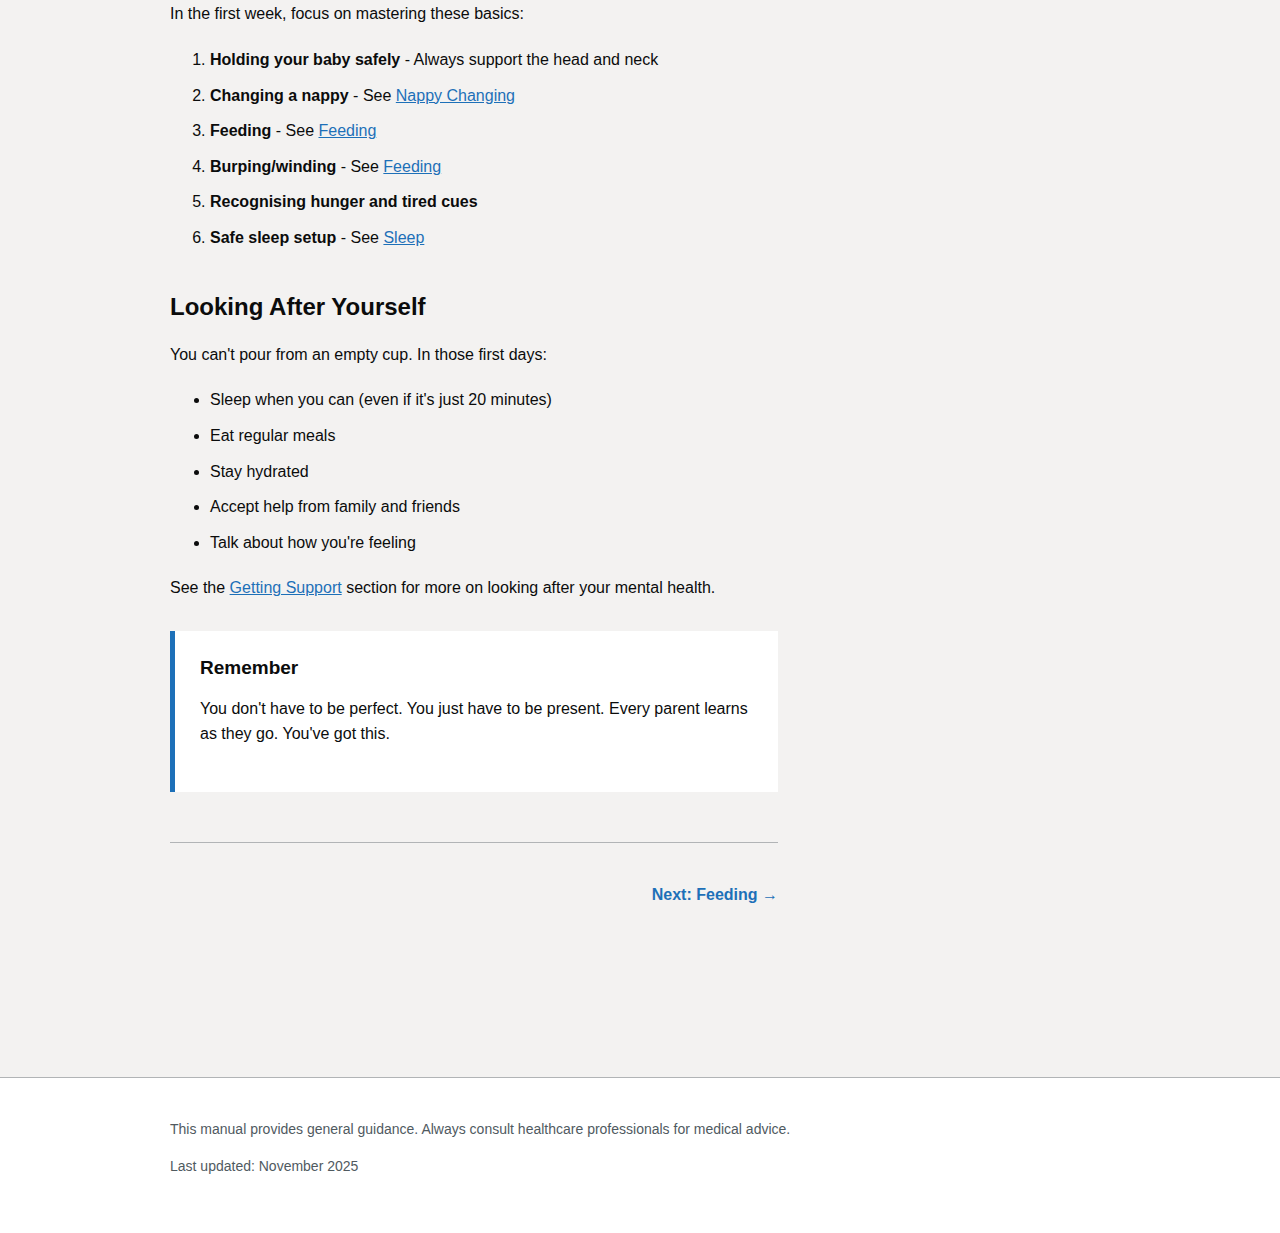
<file: getting-started.html>
<!DOCTYPE html>
<html lang="en">
<head>
    <meta charset="UTF-8">
    <meta name="viewport" content="width=device-width, initial-scale=1.0">
    <title>Getting Started - Baby manual for new dads</title>
    <meta name="description" content="The first 48 hours and essential skills for new dads. Learn about skin-to-skin contact, supporting feeding, and your role as a dad.">
    <meta name="theme-color" content="#1d70b8">
    <link rel="stylesheet" href="styles.css">
    <link rel="manifest" href="manifest.json">
    <meta name="apple-mobile-web-app-capable" content="yes">
    <meta name="apple-mobile-web-app-status-bar-style" content="black-translucent">
    <meta name="apple-mobile-web-app-title" content="Baby Manual">
</head>
<body>
    <div class="skip-link">
        <a href="#main-content">Skip to main content</a>
    </div>

    <header class="header">
        <div class="container">
            <div class="header-content">
                <h1 class="header-title">
                    <a href="index.html">Baby manual for new dads</a>
                </h1>
            </div>
        </div>
    </header>

    <div class="breadcrumbs">
        <div class="container">
            <ol>
                <li><a href="index.html">Home</a></li>
                <li>Getting Started</li>
            </ol>
        </div>
    </div>

    <main id="main-content" class="main-content">
        <div class="container">
            <div class="content">
                <h1>Getting Started</h1>
                <p class="lede">The first 48 hours can feel overwhelming. Here's what you need to know and do in those crucial early days.</p>

                <h2>The First 48 Hours</h2>
                <p>Those first two days are intense. Your partner has just given birth, and you're both exhausted. Your baby is learning to feed, sleep, and exist outside the womb. Here's what matters most:</p>

                <h3>Skin-to-Skin Contact</h3>
                <p>Skin-to-skin contact isn't just for mums. Dads can and should do it too. It helps:</p>
                <ul>
                    <li>Regulate your baby's temperature and heart rate</li>
                    <li>Build a strong bond between you and your baby</li>
                    <li>Calm both you and your baby</li>
                    <li>Support breastfeeding if your partner is doing it</li>
                </ul>
                <p>How to do it: Take your shirt off, hold your baby (wearing just a nappy) against your chest, and cover you both with a blanket. Do this for at least an hour a day in those first weeks.</p>

                <h3>Supporting Feeding</h3>
                <p>If your partner is breastfeeding, your role is crucial:</p>
                <ul>
                    <li>Bring water and snacks during feeds</li>
                    <li>Help position pillows for comfort</li>
                    <li>Take the baby for burping after feeds</li>
                    <li>Change nappies so your partner can rest</li>
                    <li>Be patient - breastfeeding can be challenging at first</li>
                </ul>
                <p>If you're bottle feeding from the start, see the <a href="feeding.html">Feeding</a> section for detailed guidance.</p>

                <h3>Learning Your Baby's Cues</h3>
                <p>Babies communicate through cues. In the first days, you'll start recognising:</p>
                <ul>
                    <li><strong>Hunger:</strong> Rooting (turning head, opening mouth), sucking on hands, crying (late sign)</li>
                    <li><strong>Tired:</strong> Yawning, rubbing eyes, looking away, becoming fussy</li>
                    <li><strong>Needs changing:</strong> Fussing, squirming</li>
                    <li><strong>Overstimulated:</strong> Looking away, arching back, crying</li>
                </ul>
                <p>Responding early to these cues makes everything easier.</p>

                <h3>Changing Nappies - The Basics</h3>
                <p>You'll be doing this a lot. In the first 48 hours, expect meconium - a dark, sticky, tar-like poo. This is normal. See the <a href="nappy-changing.html">Nappy Changing</a> section for the full step-by-step guide.</p>
                <p>Key points for now:</p>
                <ul>
                    <li>Always have everything ready before you start</li>
                    <li>Never leave your baby unattended on a changing surface</li>
                    <li>Clean front to back for girls</li>
                    <li>Wash your hands before and after</li>
                </ul>

                <h2>Your Role as a Dad</h2>
                <p>You're not just a helper - you're a parent. Your involvement matters from day one.</p>

                <h3>What You Can Do</h3>
                <ul>
                    <li><strong>Bond with your baby:</strong> Hold them, talk to them, do skin-to-skin</li>
                    <li><strong>Share the load:</strong> Change nappies, do feeds (if bottle feeding), settle them</li>
                    <li><strong>Support your partner:</strong> Practical help and emotional support are both essential</li>
                    <li><strong>Learn together:</strong> Attend appointments, ask questions, read up</li>
                    <li><strong>Trust your instincts:</strong> You know your baby too</li>
                </ul>

                <h3>It's Normal to Feel</h3>
                <ul>
                    <li>Overwhelmed</li>
                    <li>Uncertain about what to do</li>
                    <li>Exhausted</li>
                    <li>Like you're not doing enough</li>
                    <li>Joyful and terrified at the same time</li>
                </ul>
                <p>All of this is normal. You're learning, and that's okay.</p>

                <h2>When to Get Help</h2>
                <p>Don't hesitate to ask for help. In the first 48 hours, contact a healthcare professional if:</p>
                <ul>
                    <li>Your baby isn't feeding at all</li>
                    <li>Your baby is very sleepy and hard to wake for feeds</li>
                    <li>Your baby's breathing seems unusual (fast, laboured, or noisy)</li>
                    <li>Your baby has a temperature</li>
                    <li>Your baby is very jaundiced (yellow skin)</li>
                    <li>You're worried about anything</li>
                </ul>

                <div class="warning-callout">
                    <h3>Trust Your Instincts</h3>
                    <p>If something doesn't feel right, it's always better to ask. Healthcare professionals would rather you call with a false alarm than miss something serious.</p>
                </div>

                <h2>Essential Skills to Learn</h2>
                <p>In the first week, focus on mastering these basics:</p>
                <ol>
                    <li><strong>Holding your baby safely</strong> - Always support the head and neck</li>
                    <li><strong>Changing a nappy</strong> - See <a href="nappy-changing.html">Nappy Changing</a></li>
                    <li><strong>Feeding</strong> - See <a href="feeding.html">Feeding</a></li>
                    <li><strong>Burping/winding</strong> - See <a href="feeding.html">Feeding</a></li>
                    <li><strong>Recognising hunger and tired cues</strong></li>
                    <li><strong>Safe sleep setup</strong> - See <a href="sleep.html">Sleep</a></li>
                </ol>

                <h2>Looking After Yourself</h2>
                <p>You can't pour from an empty cup. In those first days:</p>
                <ul>
                    <li>Sleep when you can (even if it's just 20 minutes)</li>
                    <li>Eat regular meals</li>
                    <li>Stay hydrated</li>
                    <li>Accept help from family and friends</li>
                    <li>Talk about how you're feeling</li>
                </ul>
                <p>See the <a href="support.html">Getting Support</a> section for more on looking after your mental health.</p>

                <div class="callout">
                    <h3>Remember</h3>
                    <p>You don't have to be perfect. You just have to be present. Every parent learns as they go. You've got this.</p>
                </div>

                <nav class="page-nav">
                    <div></div>
                    <a href="feeding.html">Next: Feeding →</a>
                </nav>
            </div>
        </div>
    </main>

    <footer class="footer">
        <div class="container">
            <p>This manual provides general guidance. Always consult healthcare professionals for medical advice.</p>
            <p class="footer-meta">Last updated: November 2025</p>
        </div>
    </footer>

    <script>
        if ('serviceWorker' in navigator) {
            window.addEventListener('load', () => {
                navigator.serviceWorker.register('/sw.js')
                    .then(registration => console.log('SW registered'))
                    .catch(error => console.log('SW registration failed'));
            });
        }
    </script>
</body>
</html>
</file>
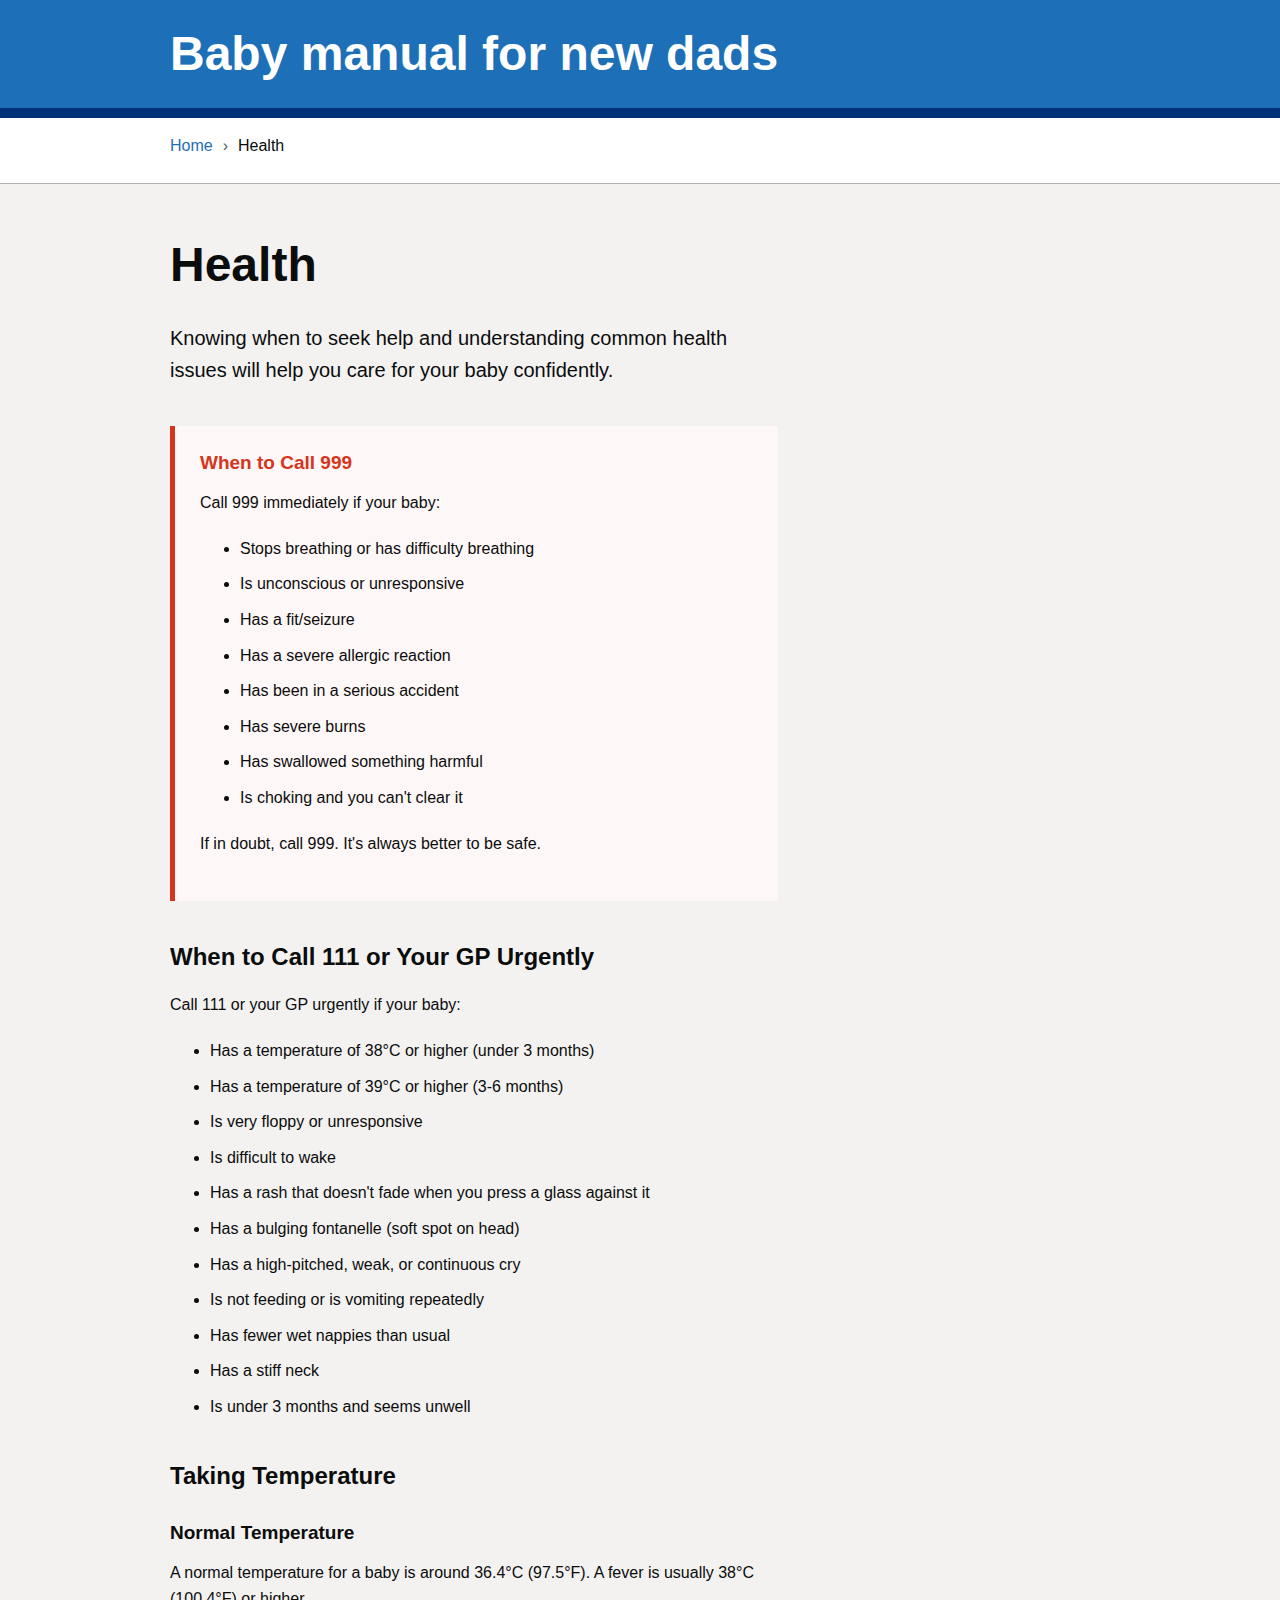
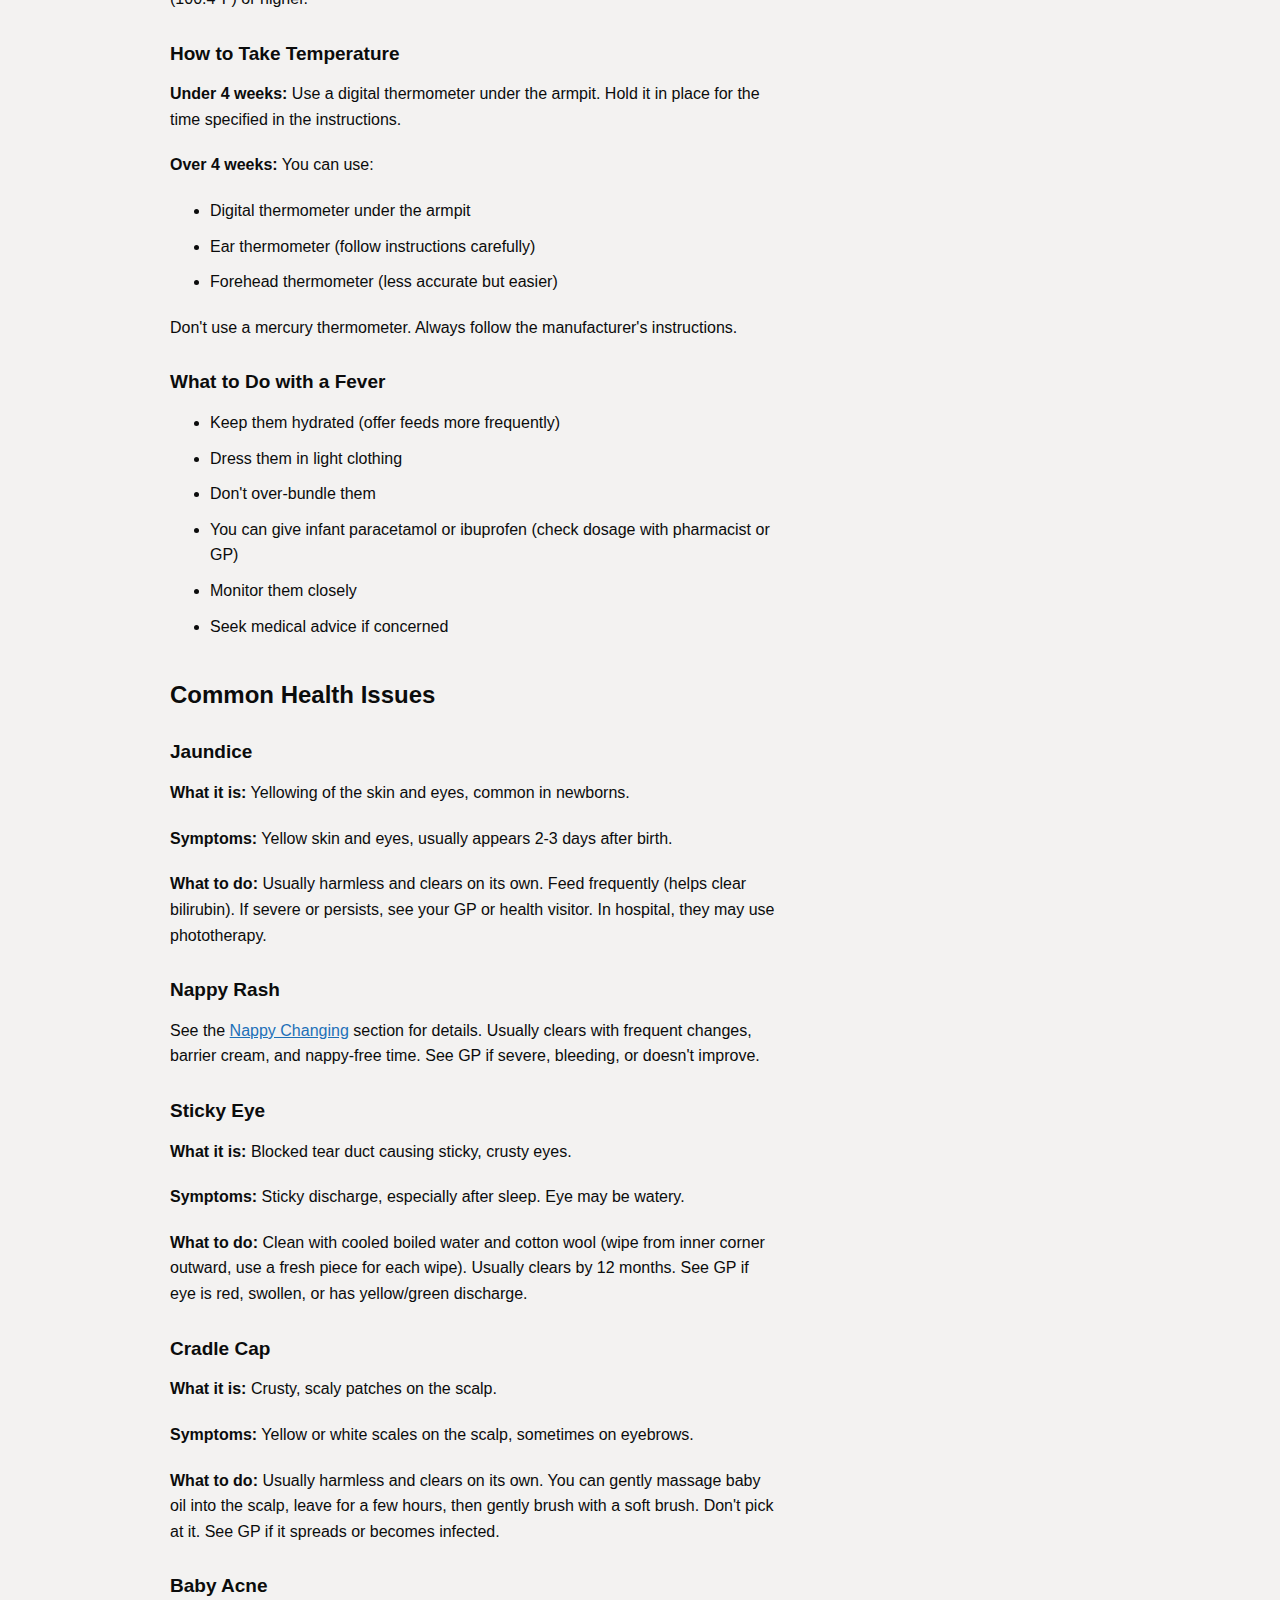
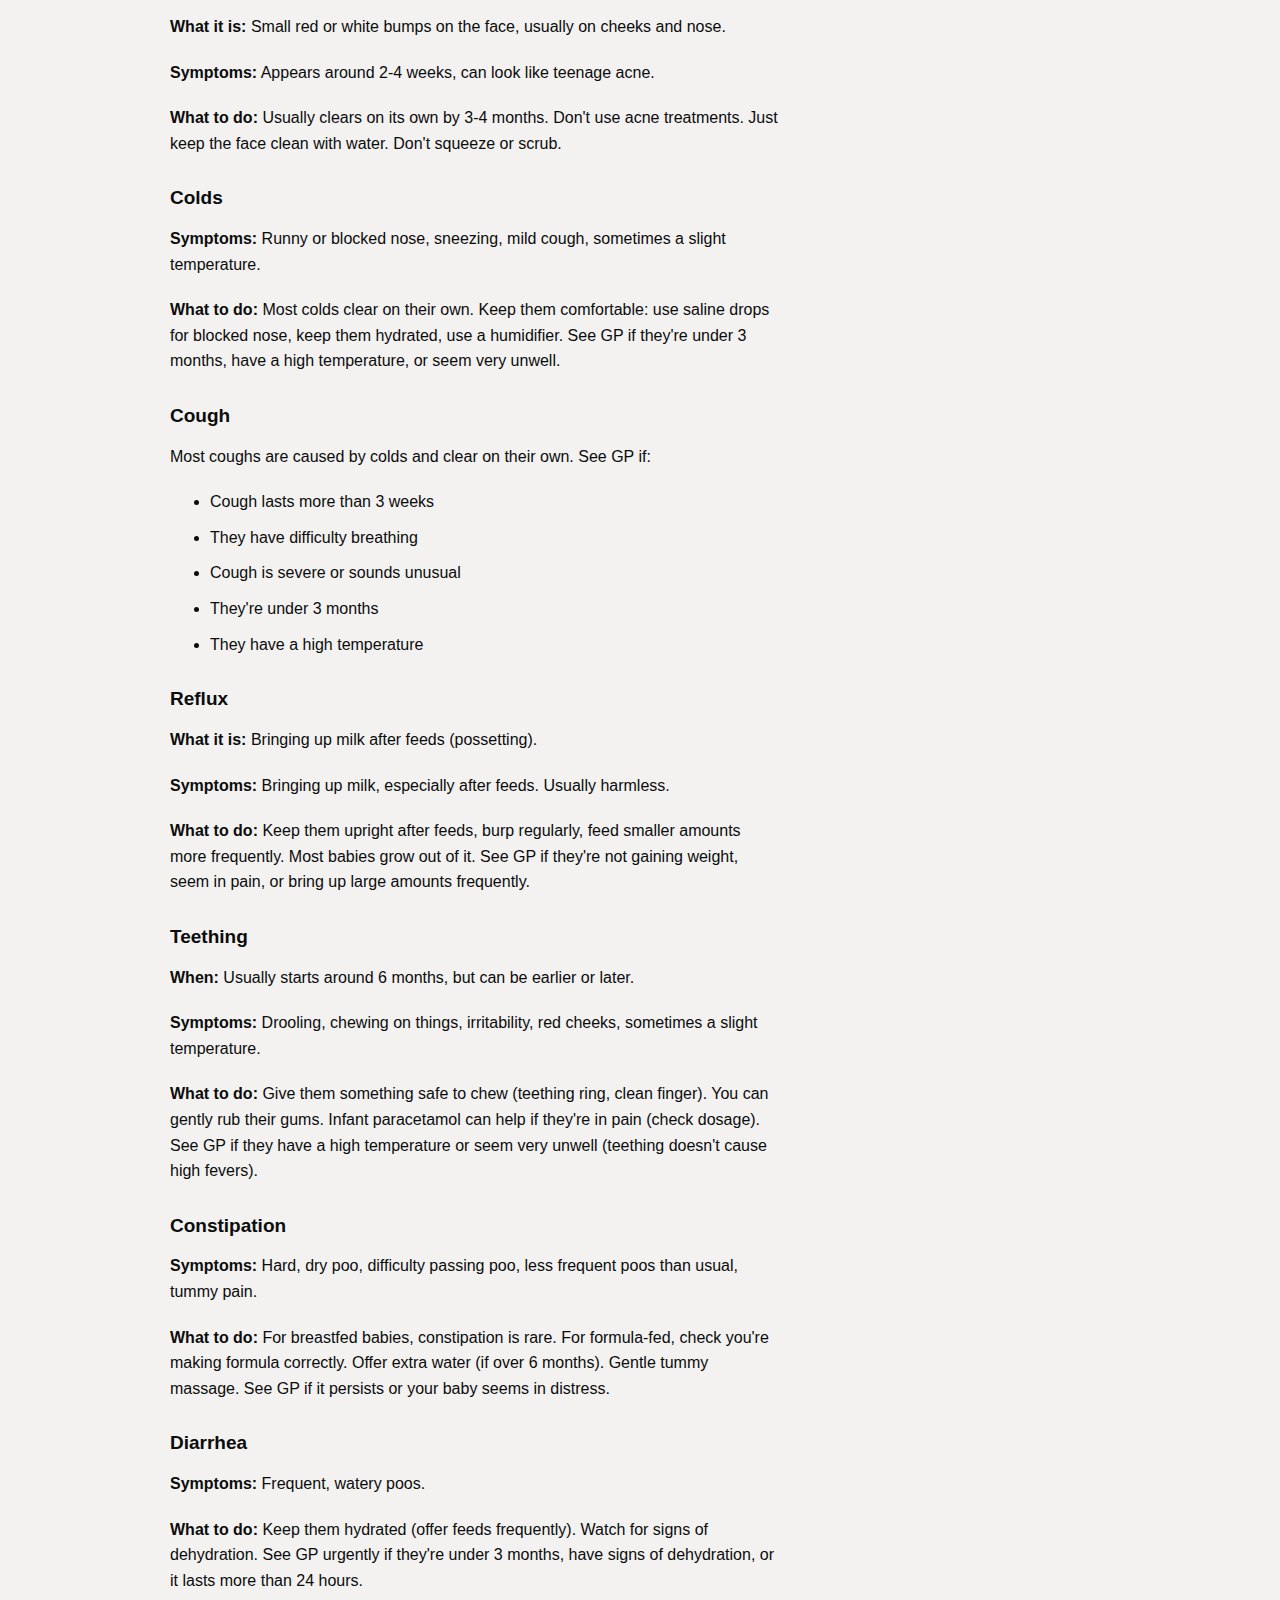
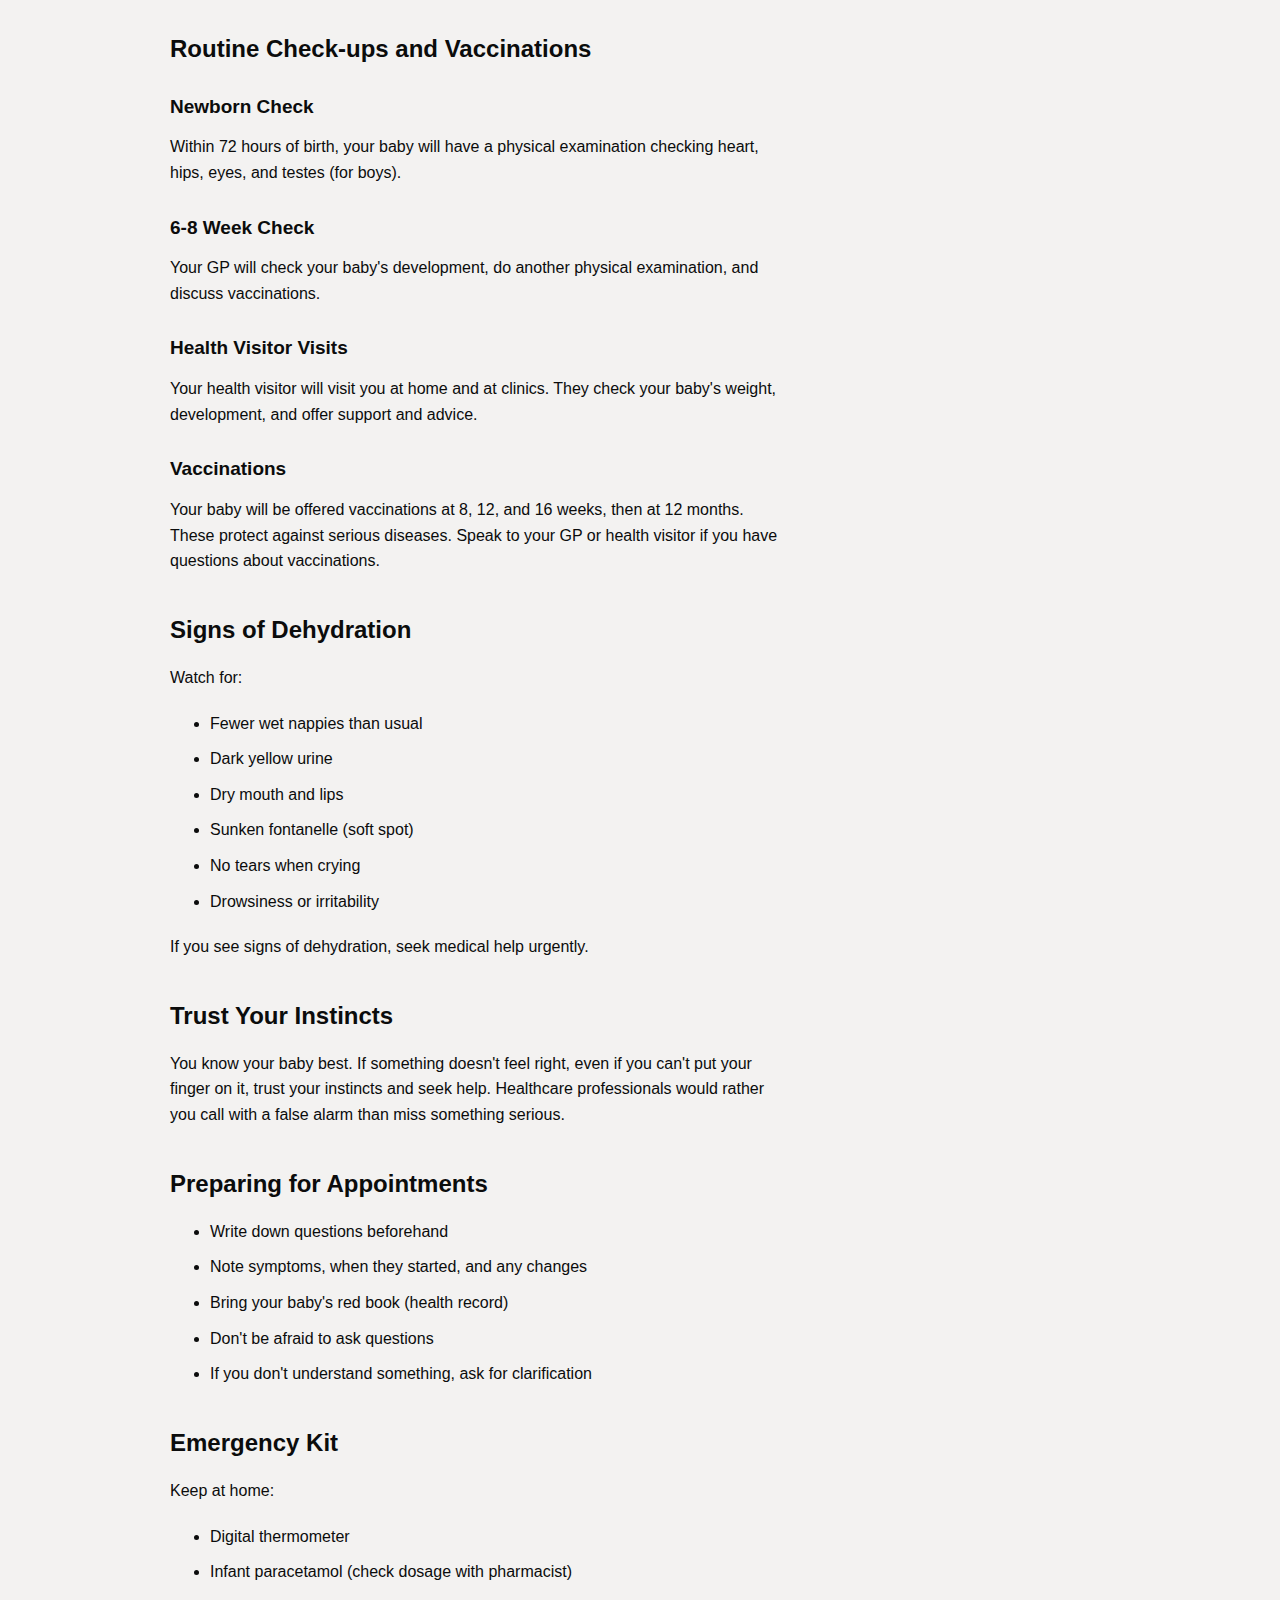
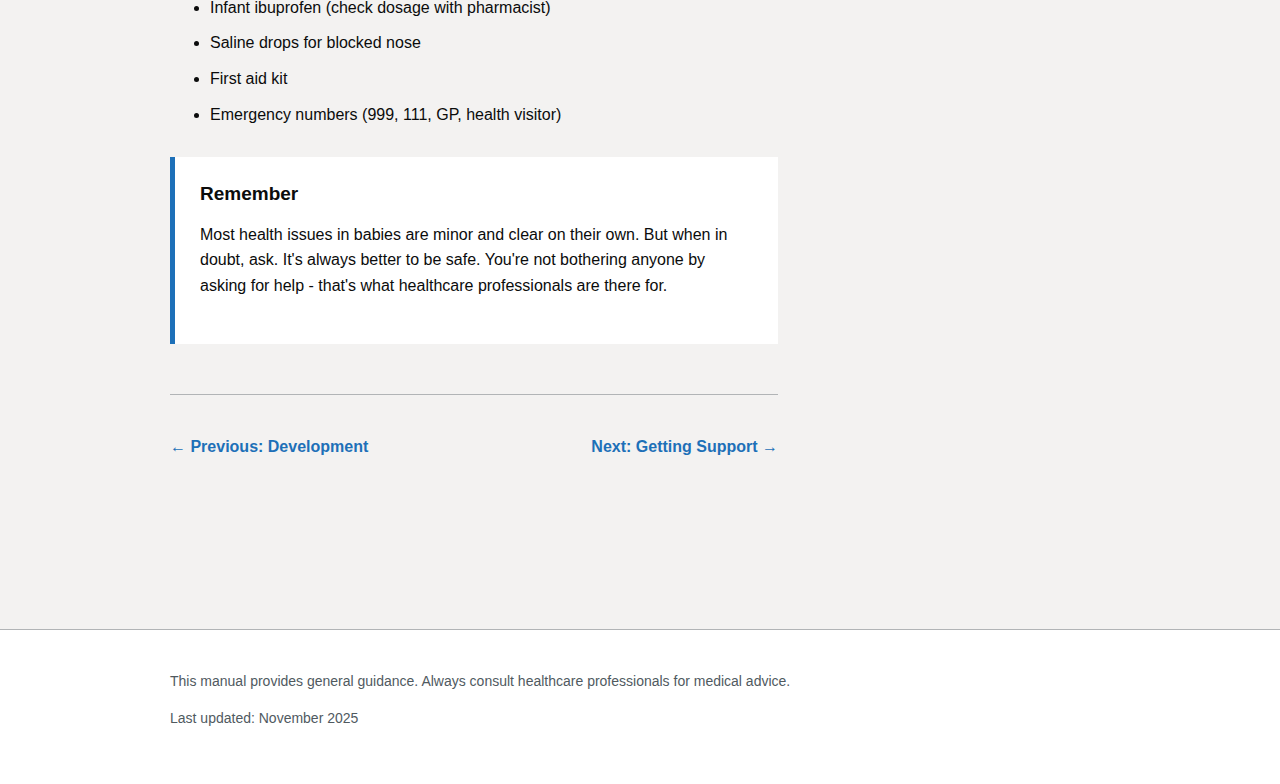
<file: health.html>
<!DOCTYPE html>
<html lang="en">
<head>
    <meta charset="UTF-8">
    <meta name="viewport" content="width=device-width, initial-scale=1.0">
    <title>Health - Baby manual for new dads</title>
    <meta name="description" content="Common health issues, when to seek help, taking temperature, and health check-ups.">
    <meta name="theme-color" content="#1d70b8">
    <link rel="stylesheet" href="styles.css">
    <link rel="manifest" href="manifest.json">
    <meta name="apple-mobile-web-app-capable" content="yes">
    <meta name="apple-mobile-web-app-status-bar-style" content="black-translucent">
    <meta name="apple-mobile-web-app-title" content="Baby Manual">
</head>
<body>
    <div class="skip-link">
        <a href="#main-content">Skip to main content</a>
    </div>

    <header class="header">
        <div class="container">
            <div class="header-content">
                <h1 class="header-title">
                    <a href="index.html">Baby manual for new dads</a>
                </h1>
            </div>
        </div>
    </header>

    <div class="breadcrumbs">
        <div class="container">
            <ol>
                <li><a href="index.html">Home</a></li>
                <li>Health</li>
            </ol>
        </div>
    </div>

    <main id="main-content" class="main-content">
        <div class="container">
            <div class="content">
                <h1>Health</h1>
                <p class="lede">Knowing when to seek help and understanding common health issues will help you care for your baby confidently.</p>

                <div class="warning-callout">
                    <h3>When to Call 999</h3>
                    <p>Call 999 immediately if your baby:</p>
                    <ul>
                        <li>Stops breathing or has difficulty breathing</li>
                        <li>Is unconscious or unresponsive</li>
                        <li>Has a fit/seizure</li>
                        <li>Has a severe allergic reaction</li>
                        <li>Has been in a serious accident</li>
                        <li>Has severe burns</li>
                        <li>Has swallowed something harmful</li>
                        <li>Is choking and you can't clear it</li>
                    </ul>
                    <p>If in doubt, call 999. It's always better to be safe.</p>
                </div>

                <h2>When to Call 111 or Your GP Urgently</h2>
                <p>Call 111 or your GP urgently if your baby:</p>
                <ul>
                    <li>Has a temperature of 38°C or higher (under 3 months)</li>
                    <li>Has a temperature of 39°C or higher (3-6 months)</li>
                    <li>Is very floppy or unresponsive</li>
                    <li>Is difficult to wake</li>
                    <li>Has a rash that doesn't fade when you press a glass against it</li>
                    <li>Has a bulging fontanelle (soft spot on head)</li>
                    <li>Has a high-pitched, weak, or continuous cry</li>
                    <li>Is not feeding or is vomiting repeatedly</li>
                    <li>Has fewer wet nappies than usual</li>
                    <li>Has a stiff neck</li>
                    <li>Is under 3 months and seems unwell</li>
                </ul>

                <h2>Taking Temperature</h2>
                <h3>Normal Temperature</h3>
                <p>A normal temperature for a baby is around 36.4°C (97.5°F). A fever is usually 38°C (100.4°F) or higher.</p>

                <h3>How to Take Temperature</h3>
                <p><strong>Under 4 weeks:</strong> Use a digital thermometer under the armpit. Hold it in place for the time specified in the instructions.</p>
                <p><strong>Over 4 weeks:</strong> You can use:</p>
                <ul>
                    <li>Digital thermometer under the armpit</li>
                    <li>Ear thermometer (follow instructions carefully)</li>
                    <li>Forehead thermometer (less accurate but easier)</li>
                </ul>
                <p>Don't use a mercury thermometer. Always follow the manufacturer's instructions.</p>

                <h3>What to Do with a Fever</h3>
                <ul>
                    <li>Keep them hydrated (offer feeds more frequently)</li>
                    <li>Dress them in light clothing</li>
                    <li>Don't over-bundle them</li>
                    <li>You can give infant paracetamol or ibuprofen (check dosage with pharmacist or GP)</li>
                    <li>Monitor them closely</li>
                    <li>Seek medical advice if concerned</li>
                </ul>

                <h2>Common Health Issues</h2>
                <h3>Jaundice</h3>
                <p><strong>What it is:</strong> Yellowing of the skin and eyes, common in newborns.</p>
                <p><strong>Symptoms:</strong> Yellow skin and eyes, usually appears 2-3 days after birth.</p>
                <p><strong>What to do:</strong> Usually harmless and clears on its own. Feed frequently (helps clear bilirubin). If severe or persists, see your GP or health visitor. In hospital, they may use phototherapy.</p>

                <h3>Nappy Rash</h3>
                <p>See the <a href="nappy-changing.html">Nappy Changing</a> section for details. Usually clears with frequent changes, barrier cream, and nappy-free time. See GP if severe, bleeding, or doesn't improve.</p>

                <h3>Sticky Eye</h3>
                <p><strong>What it is:</strong> Blocked tear duct causing sticky, crusty eyes.</p>
                <p><strong>Symptoms:</strong> Sticky discharge, especially after sleep. Eye may be watery.</p>
                <p><strong>What to do:</strong> Clean with cooled boiled water and cotton wool (wipe from inner corner outward, use a fresh piece for each wipe). Usually clears by 12 months. See GP if eye is red, swollen, or has yellow/green discharge.</p>

                <h3>Cradle Cap</h3>
                <p><strong>What it is:</strong> Crusty, scaly patches on the scalp.</p>
                <p><strong>Symptoms:</strong> Yellow or white scales on the scalp, sometimes on eyebrows.</p>
                <p><strong>What to do:</strong> Usually harmless and clears on its own. You can gently massage baby oil into the scalp, leave for a few hours, then gently brush with a soft brush. Don't pick at it. See GP if it spreads or becomes infected.</p>

                <h3>Baby Acne</h3>
                <p><strong>What it is:</strong> Small red or white bumps on the face, usually on cheeks and nose.</p>
                <p><strong>Symptoms:</strong> Appears around 2-4 weeks, can look like teenage acne.</p>
                <p><strong>What to do:</strong> Usually clears on its own by 3-4 months. Don't use acne treatments. Just keep the face clean with water. Don't squeeze or scrub.</p>

                <h3>Colds</h3>
                <p><strong>Symptoms:</strong> Runny or blocked nose, sneezing, mild cough, sometimes a slight temperature.</p>
                <p><strong>What to do:</strong> Most colds clear on their own. Keep them comfortable: use saline drops for blocked nose, keep them hydrated, use a humidifier. See GP if they're under 3 months, have a high temperature, or seem very unwell.</p>

                <h3>Cough</h3>
                <p>Most coughs are caused by colds and clear on their own. See GP if:</p>
                <ul>
                    <li>Cough lasts more than 3 weeks</li>
                    <li>They have difficulty breathing</li>
                    <li>Cough is severe or sounds unusual</li>
                    <li>They're under 3 months</li>
                    <li>They have a high temperature</li>
                </ul>

                <h3>Reflux</h3>
                <p><strong>What it is:</strong> Bringing up milk after feeds (possetting).</p>
                <p><strong>Symptoms:</strong> Bringing up milk, especially after feeds. Usually harmless.</p>
                <p><strong>What to do:</strong> Keep them upright after feeds, burp regularly, feed smaller amounts more frequently. Most babies grow out of it. See GP if they're not gaining weight, seem in pain, or bring up large amounts frequently.</p>

                <h3>Teething</h3>
                <p><strong>When:</strong> Usually starts around 6 months, but can be earlier or later.</p>
                <p><strong>Symptoms:</strong> Drooling, chewing on things, irritability, red cheeks, sometimes a slight temperature.</p>
                <p><strong>What to do:</strong> Give them something safe to chew (teething ring, clean finger). You can gently rub their gums. Infant paracetamol can help if they're in pain (check dosage). See GP if they have a high temperature or seem very unwell (teething doesn't cause high fevers).</p>

                <h3>Constipation</h3>
                <p><strong>Symptoms:</strong> Hard, dry poo, difficulty passing poo, less frequent poos than usual, tummy pain.</p>
                <p><strong>What to do:</strong> For breastfed babies, constipation is rare. For formula-fed, check you're making formula correctly. Offer extra water (if over 6 months). Gentle tummy massage. See GP if it persists or your baby seems in distress.</p>

                <h3>Diarrhea</h3>
                <p><strong>Symptoms:</strong> Frequent, watery poos.</p>
                <p><strong>What to do:</strong> Keep them hydrated (offer feeds frequently). Watch for signs of dehydration. See GP urgently if they're under 3 months, have signs of dehydration, or it lasts more than 24 hours.</p>

                <h2>Routine Check-ups and Vaccinations</h2>
                <h3>Newborn Check</h3>
                <p>Within 72 hours of birth, your baby will have a physical examination checking heart, hips, eyes, and testes (for boys).</p>

                <h3>6-8 Week Check</h3>
                <p>Your GP will check your baby's development, do another physical examination, and discuss vaccinations.</p>

                <h3>Health Visitor Visits</h3>
                <p>Your health visitor will visit you at home and at clinics. They check your baby's weight, development, and offer support and advice.</p>

                <h3>Vaccinations</h3>
                <p>Your baby will be offered vaccinations at 8, 12, and 16 weeks, then at 12 months. These protect against serious diseases. Speak to your GP or health visitor if you have questions about vaccinations.</p>

                <h2>Signs of Dehydration</h2>
                <p>Watch for:</p>
                <ul>
                    <li>Fewer wet nappies than usual</li>
                    <li>Dark yellow urine</li>
                    <li>Dry mouth and lips</li>
                    <li>Sunken fontanelle (soft spot)</li>
                    <li>No tears when crying</li>
                    <li>Drowsiness or irritability</li>
                </ul>
                <p>If you see signs of dehydration, seek medical help urgently.</p>

                <h2>Trust Your Instincts</h2>
                <p>You know your baby best. If something doesn't feel right, even if you can't put your finger on it, trust your instincts and seek help. Healthcare professionals would rather you call with a false alarm than miss something serious.</p>

                <h2>Preparing for Appointments</h2>
                <ul>
                    <li>Write down questions beforehand</li>
                    <li>Note symptoms, when they started, and any changes</li>
                    <li>Bring your baby's red book (health record)</li>
                    <li>Don't be afraid to ask questions</li>
                    <li>If you don't understand something, ask for clarification</li>
                </ul>

                <h2>Emergency Kit</h2>
                <p>Keep at home:</p>
                <ul>
                    <li>Digital thermometer</li>
                    <li>Infant paracetamol (check dosage with pharmacist)</li>
                    <li>Infant ibuprofen (check dosage with pharmacist)</li>
                    <li>Saline drops for blocked nose</li>
                    <li>First aid kit</li>
                    <li>Emergency numbers (999, 111, GP, health visitor)</li>
                </ul>

                <div class="callout">
                    <h3>Remember</h3>
                    <p>Most health issues in babies are minor and clear on their own. But when in doubt, ask. It's always better to be safe. You're not bothering anyone by asking for help - that's what healthcare professionals are there for.</p>
                </div>

                <nav class="page-nav">
                    <a href="development.html">← Previous: Development</a>
                    <a href="support.html">Next: Getting Support →</a>
                </nav>
            </div>
        </div>
    </main>

    <footer class="footer">
        <div class="container">
            <p>This manual provides general guidance. Always consult healthcare professionals for medical advice.</p>
            <p class="footer-meta">Last updated: November 2025</p>
        </div>
    </footer>

    <script>
        if ('serviceWorker' in navigator) {
            window.addEventListener('load', () => {
                navigator.serviceWorker.register('/sw.js')
                    .then(registration => console.log('SW registered'))
                    .catch(error => console.log('SW registration failed'));
            });
        }
    </script>
</body>
</html>
</file>
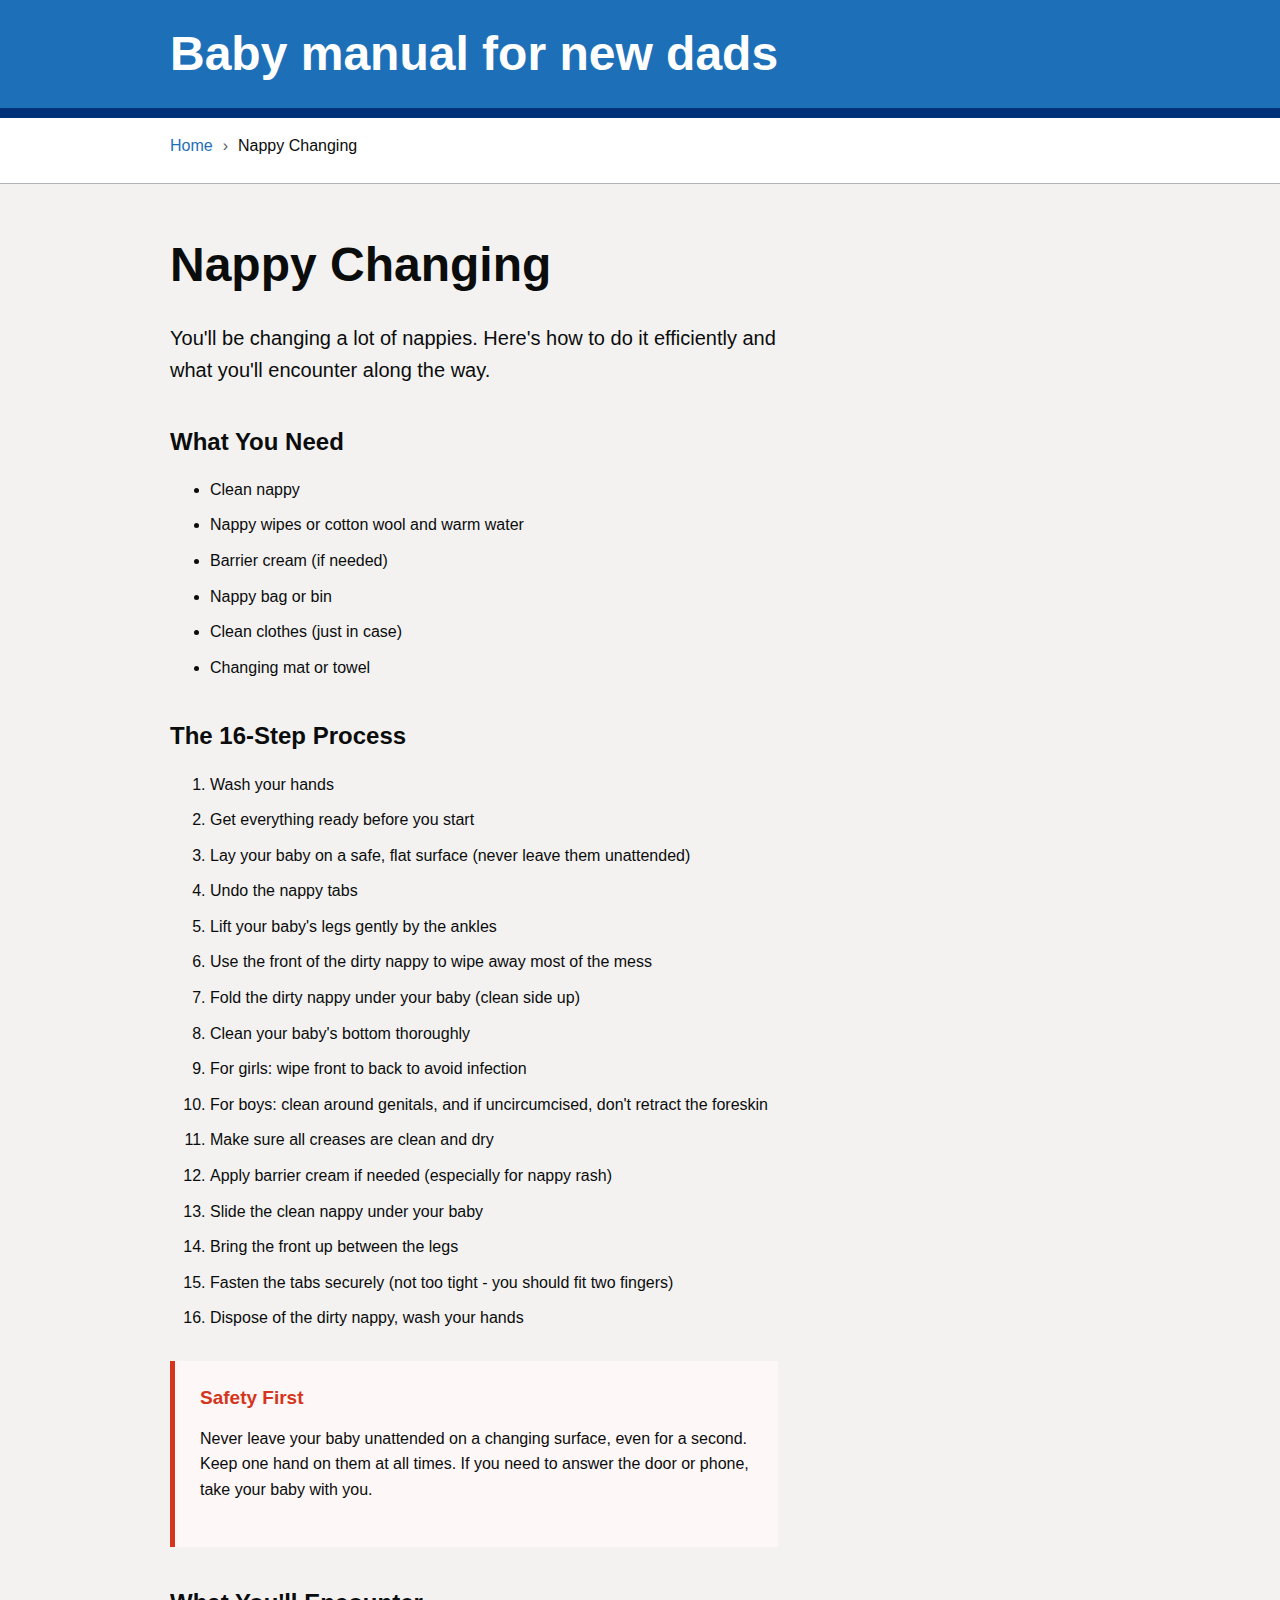
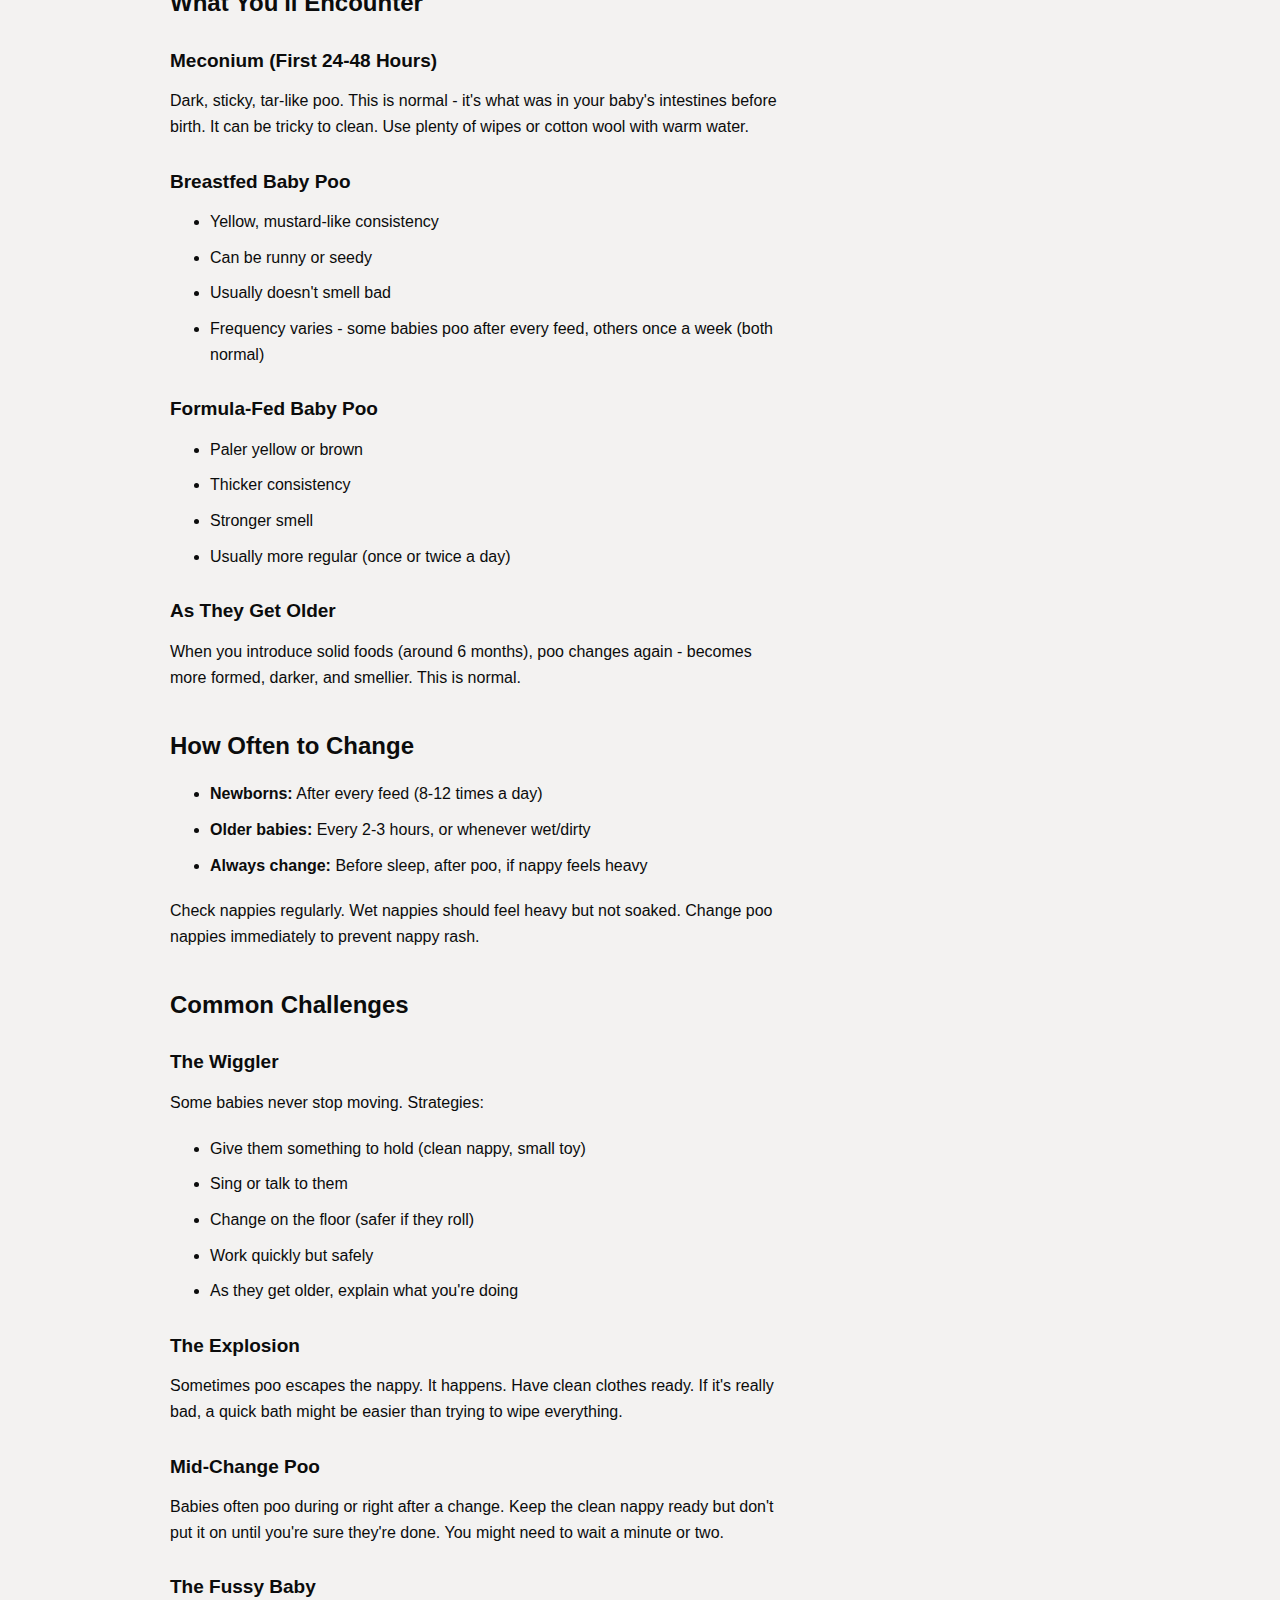
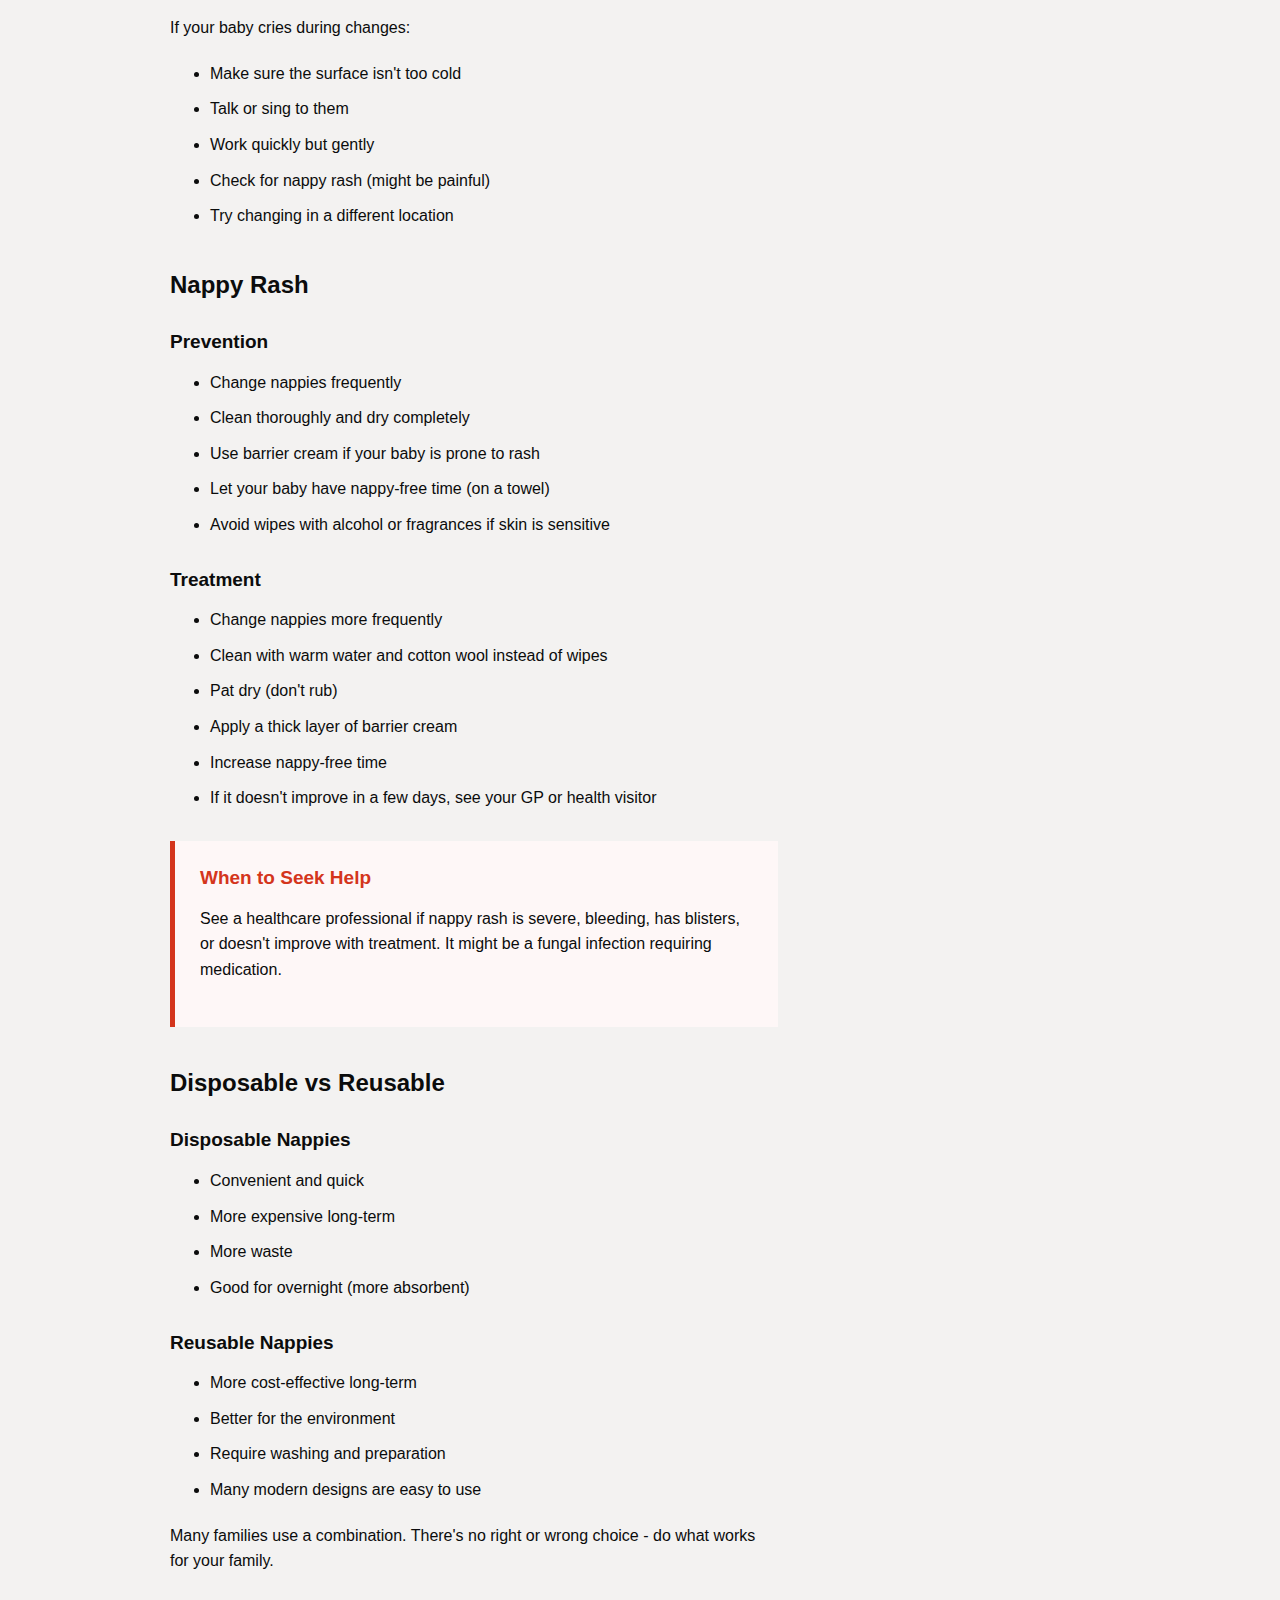
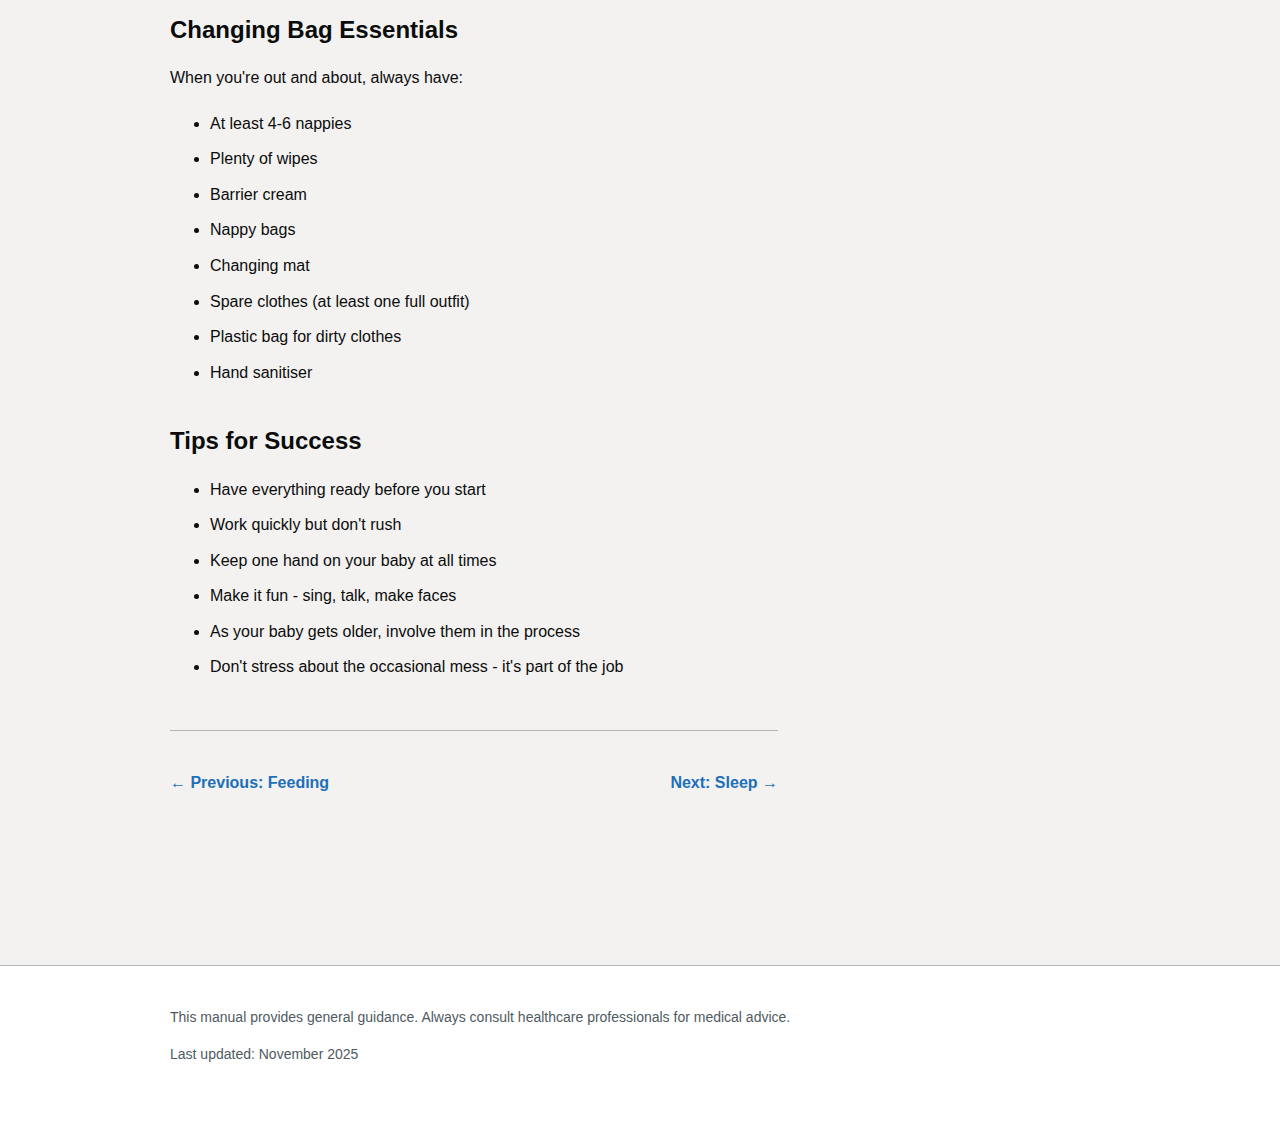
<file: nappy-changing.html>
<!DOCTYPE html>
<html lang="en">
<head>
    <meta charset="UTF-8">
    <meta name="viewport" content="width=device-width, initial-scale=1.0">
    <title>Nappy Changing - Baby manual for new dads</title>
    <meta name="description" content="Step-by-step guide to changing nappies, what to expect, and handling common challenges.">
    <meta name="theme-color" content="#1d70b8">
    <link rel="stylesheet" href="styles.css">
    <link rel="manifest" href="manifest.json">
    <meta name="apple-mobile-web-app-capable" content="yes">
    <meta name="apple-mobile-web-app-status-bar-style" content="black-translucent">
    <meta name="apple-mobile-web-app-title" content="Baby Manual">
</head>
<body>
    <div class="skip-link">
        <a href="#main-content">Skip to main content</a>
    </div>

    <header class="header">
        <div class="container">
            <div class="header-content">
                <h1 class="header-title">
                    <a href="index.html">Baby manual for new dads</a>
                </h1>
            </div>
        </div>
    </header>

    <div class="breadcrumbs">
        <div class="container">
            <ol>
                <li><a href="index.html">Home</a></li>
                <li>Nappy Changing</li>
            </ol>
        </div>
    </div>

    <main id="main-content" class="main-content">
        <div class="container">
            <div class="content">
                <h1>Nappy Changing</h1>
                <p class="lede">You'll be changing a lot of nappies. Here's how to do it efficiently and what you'll encounter along the way.</p>

                <h2>What You Need</h2>
                <ul>
                    <li>Clean nappy</li>
                    <li>Nappy wipes or cotton wool and warm water</li>
                    <li>Barrier cream (if needed)</li>
                    <li>Nappy bag or bin</li>
                    <li>Clean clothes (just in case)</li>
                    <li>Changing mat or towel</li>
                </ul>

                <h2>The 16-Step Process</h2>
                <ol>
                    <li>Wash your hands</li>
                    <li>Get everything ready before you start</li>
                    <li>Lay your baby on a safe, flat surface (never leave them unattended)</li>
                    <li>Undo the nappy tabs</li>
                    <li>Lift your baby's legs gently by the ankles</li>
                    <li>Use the front of the dirty nappy to wipe away most of the mess</li>
                    <li>Fold the dirty nappy under your baby (clean side up)</li>
                    <li>Clean your baby's bottom thoroughly</li>
                    <li>For girls: wipe front to back to avoid infection</li>
                    <li>For boys: clean around genitals, and if uncircumcised, don't retract the foreskin</li>
                    <li>Make sure all creases are clean and dry</li>
                    <li>Apply barrier cream if needed (especially for nappy rash)</li>
                    <li>Slide the clean nappy under your baby</li>
                    <li>Bring the front up between the legs</li>
                    <li>Fasten the tabs securely (not too tight - you should fit two fingers)</li>
                    <li>Dispose of the dirty nappy, wash your hands</li>
                </ol>

                <div class="warning-callout">
                    <h3>Safety First</h3>
                    <p>Never leave your baby unattended on a changing surface, even for a second. Keep one hand on them at all times. If you need to answer the door or phone, take your baby with you.</p>
                </div>

                <h2>What You'll Encounter</h2>
                <h3>Meconium (First 24-48 Hours)</h3>
                <p>Dark, sticky, tar-like poo. This is normal - it's what was in your baby's intestines before birth. It can be tricky to clean. Use plenty of wipes or cotton wool with warm water.</p>

                <h3>Breastfed Baby Poo</h3>
                <ul>
                    <li>Yellow, mustard-like consistency</li>
                    <li>Can be runny or seedy</li>
                    <li>Usually doesn't smell bad</li>
                    <li>Frequency varies - some babies poo after every feed, others once a week (both normal)</li>
                </ul>

                <h3>Formula-Fed Baby Poo</h3>
                <ul>
                    <li>Paler yellow or brown</li>
                    <li>Thicker consistency</li>
                    <li>Stronger smell</li>
                    <li>Usually more regular (once or twice a day)</li>
                </ul>

                <h3>As They Get Older</h3>
                <p>When you introduce solid foods (around 6 months), poo changes again - becomes more formed, darker, and smellier. This is normal.</p>

                <h2>How Often to Change</h2>
                <ul>
                    <li><strong>Newborns:</strong> After every feed (8-12 times a day)</li>
                    <li><strong>Older babies:</strong> Every 2-3 hours, or whenever wet/dirty</li>
                    <li><strong>Always change:</strong> Before sleep, after poo, if nappy feels heavy</li>
                </ul>
                <p>Check nappies regularly. Wet nappies should feel heavy but not soaked. Change poo nappies immediately to prevent nappy rash.</p>

                <h2>Common Challenges</h2>
                <h3>The Wiggler</h3>
                <p>Some babies never stop moving. Strategies:</p>
                <ul>
                    <li>Give them something to hold (clean nappy, small toy)</li>
                    <li>Sing or talk to them</li>
                    <li>Change on the floor (safer if they roll)</li>
                    <li>Work quickly but safely</li>
                    <li>As they get older, explain what you're doing</li>
                </ul>

                <h3>The Explosion</h3>
                <p>Sometimes poo escapes the nappy. It happens. Have clean clothes ready. If it's really bad, a quick bath might be easier than trying to wipe everything.</p>

                <h3>Mid-Change Poo</h3>
                <p>Babies often poo during or right after a change. Keep the clean nappy ready but don't put it on until you're sure they're done. You might need to wait a minute or two.</p>

                <h3>The Fussy Baby</h3>
                <p>If your baby cries during changes:</p>
                <ul>
                    <li>Make sure the surface isn't too cold</li>
                    <li>Talk or sing to them</li>
                    <li>Work quickly but gently</li>
                    <li>Check for nappy rash (might be painful)</li>
                    <li>Try changing in a different location</li>
                </ul>

                <h2>Nappy Rash</h2>
                <h3>Prevention</h3>
                <ul>
                    <li>Change nappies frequently</li>
                    <li>Clean thoroughly and dry completely</li>
                    <li>Use barrier cream if your baby is prone to rash</li>
                    <li>Let your baby have nappy-free time (on a towel)</li>
                    <li>Avoid wipes with alcohol or fragrances if skin is sensitive</li>
                </ul>

                <h3>Treatment</h3>
                <ul>
                    <li>Change nappies more frequently</li>
                    <li>Clean with warm water and cotton wool instead of wipes</li>
                    <li>Pat dry (don't rub)</li>
                    <li>Apply a thick layer of barrier cream</li>
                    <li>Increase nappy-free time</li>
                    <li>If it doesn't improve in a few days, see your GP or health visitor</li>
                </ul>

                <div class="warning-callout">
                    <h3>When to Seek Help</h3>
                    <p>See a healthcare professional if nappy rash is severe, bleeding, has blisters, or doesn't improve with treatment. It might be a fungal infection requiring medication.</p>
                </div>

                <h2>Disposable vs Reusable</h2>
                <h3>Disposable Nappies</h3>
                <ul>
                    <li>Convenient and quick</li>
                    <li>More expensive long-term</li>
                    <li>More waste</li>
                    <li>Good for overnight (more absorbent)</li>
                </ul>

                <h3>Reusable Nappies</h3>
                <ul>
                    <li>More cost-effective long-term</li>
                    <li>Better for the environment</li>
                    <li>Require washing and preparation</li>
                    <li>Many modern designs are easy to use</li>
                </ul>
                <p>Many families use a combination. There's no right or wrong choice - do what works for your family.</p>

                <h2>Changing Bag Essentials</h2>
                <p>When you're out and about, always have:</p>
                <ul>
                    <li>At least 4-6 nappies</li>
                    <li>Plenty of wipes</li>
                    <li>Barrier cream</li>
                    <li>Nappy bags</li>
                    <li>Changing mat</li>
                    <li>Spare clothes (at least one full outfit)</li>
                    <li>Plastic bag for dirty clothes</li>
                    <li>Hand sanitiser</li>
                </ul>

                <h2>Tips for Success</h2>
                <ul>
                    <li>Have everything ready before you start</li>
                    <li>Work quickly but don't rush</li>
                    <li>Keep one hand on your baby at all times</li>
                    <li>Make it fun - sing, talk, make faces</li>
                    <li>As your baby gets older, involve them in the process</li>
                    <li>Don't stress about the occasional mess - it's part of the job</li>
                </ul>

                <nav class="page-nav">
                    <a href="feeding.html">← Previous: Feeding</a>
                    <a href="sleep.html">Next: Sleep →</a>
                </nav>
            </div>
        </div>
    </main>

    <footer class="footer">
        <div class="container">
            <p>This manual provides general guidance. Always consult healthcare professionals for medical advice.</p>
            <p class="footer-meta">Last updated: November 2025</p>
        </div>
    </footer>

    <script>
        if ('serviceWorker' in navigator) {
            window.addEventListener('load', () => {
                navigator.serviceWorker.register('/sw.js')
                    .then(registration => console.log('SW registered'))
                    .catch(error => console.log('SW registration failed'));
            });
        }
    </script>
</body>
</html>
</file>
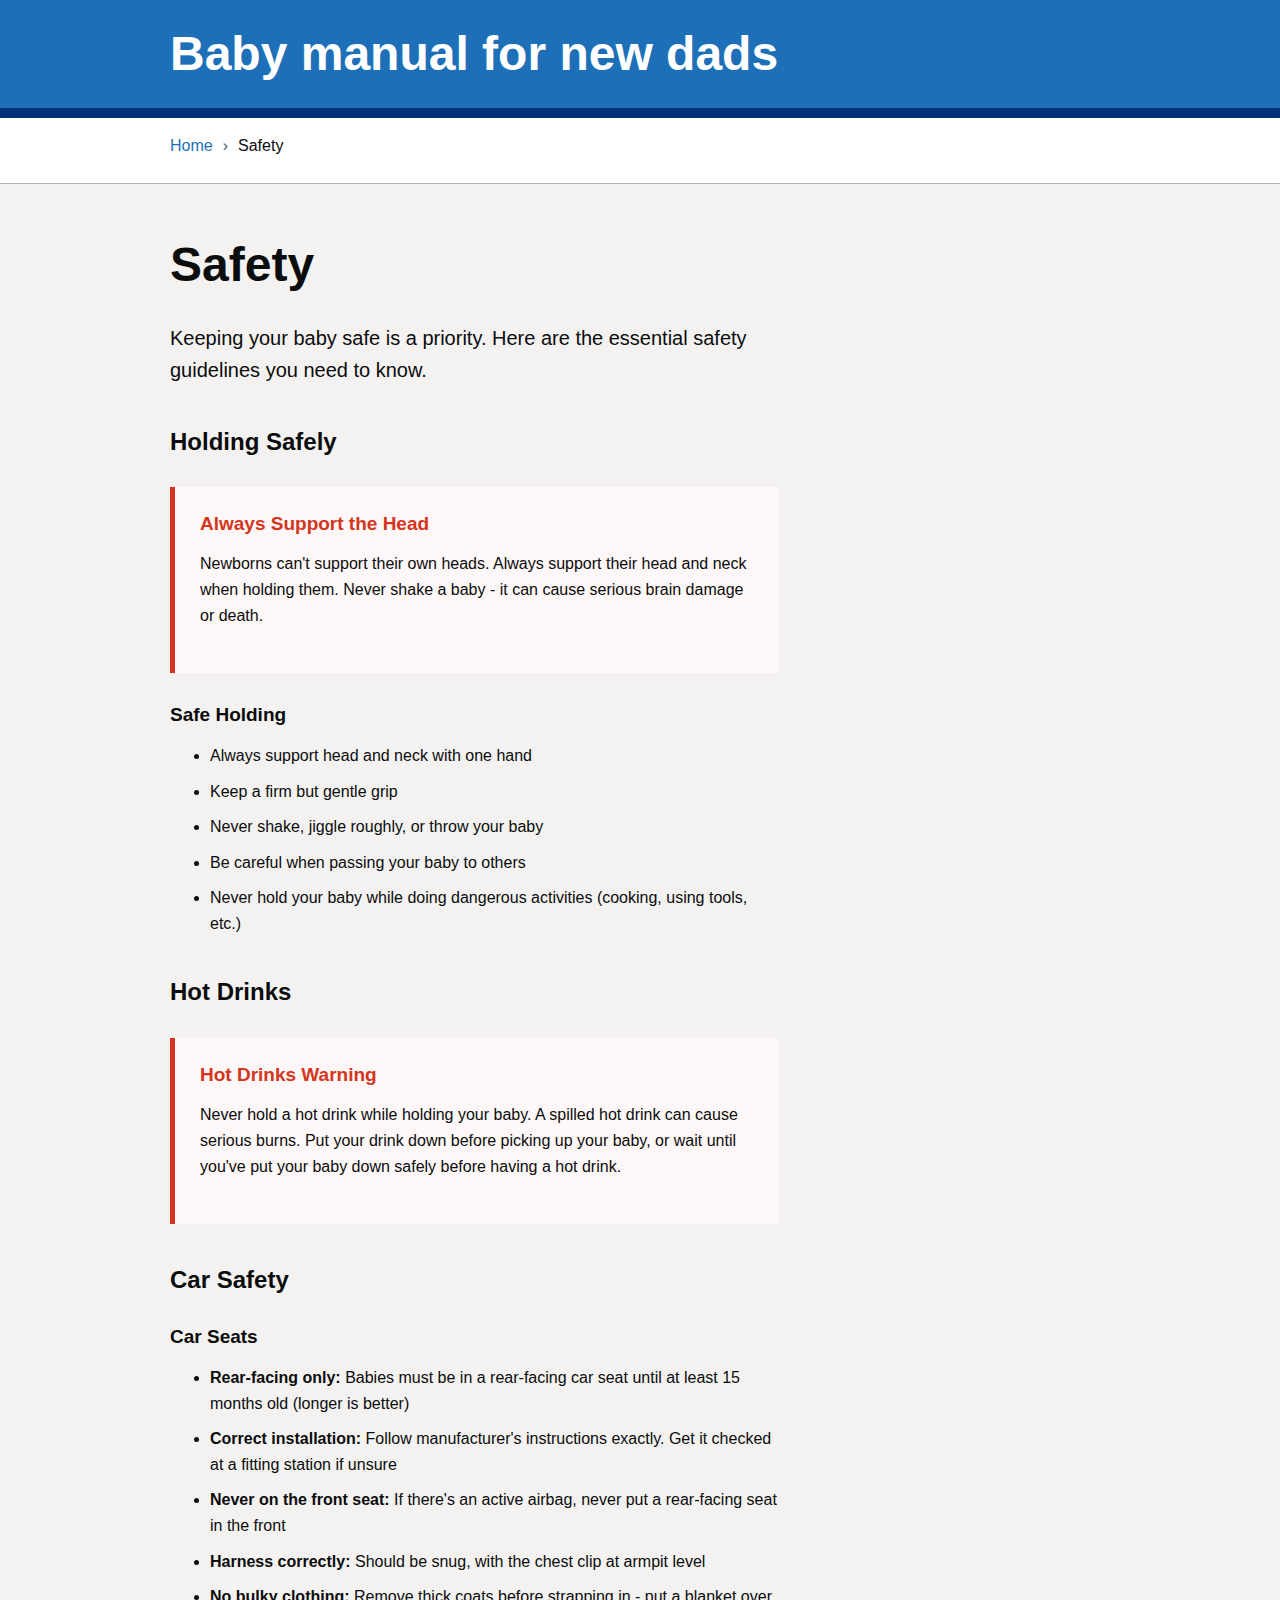
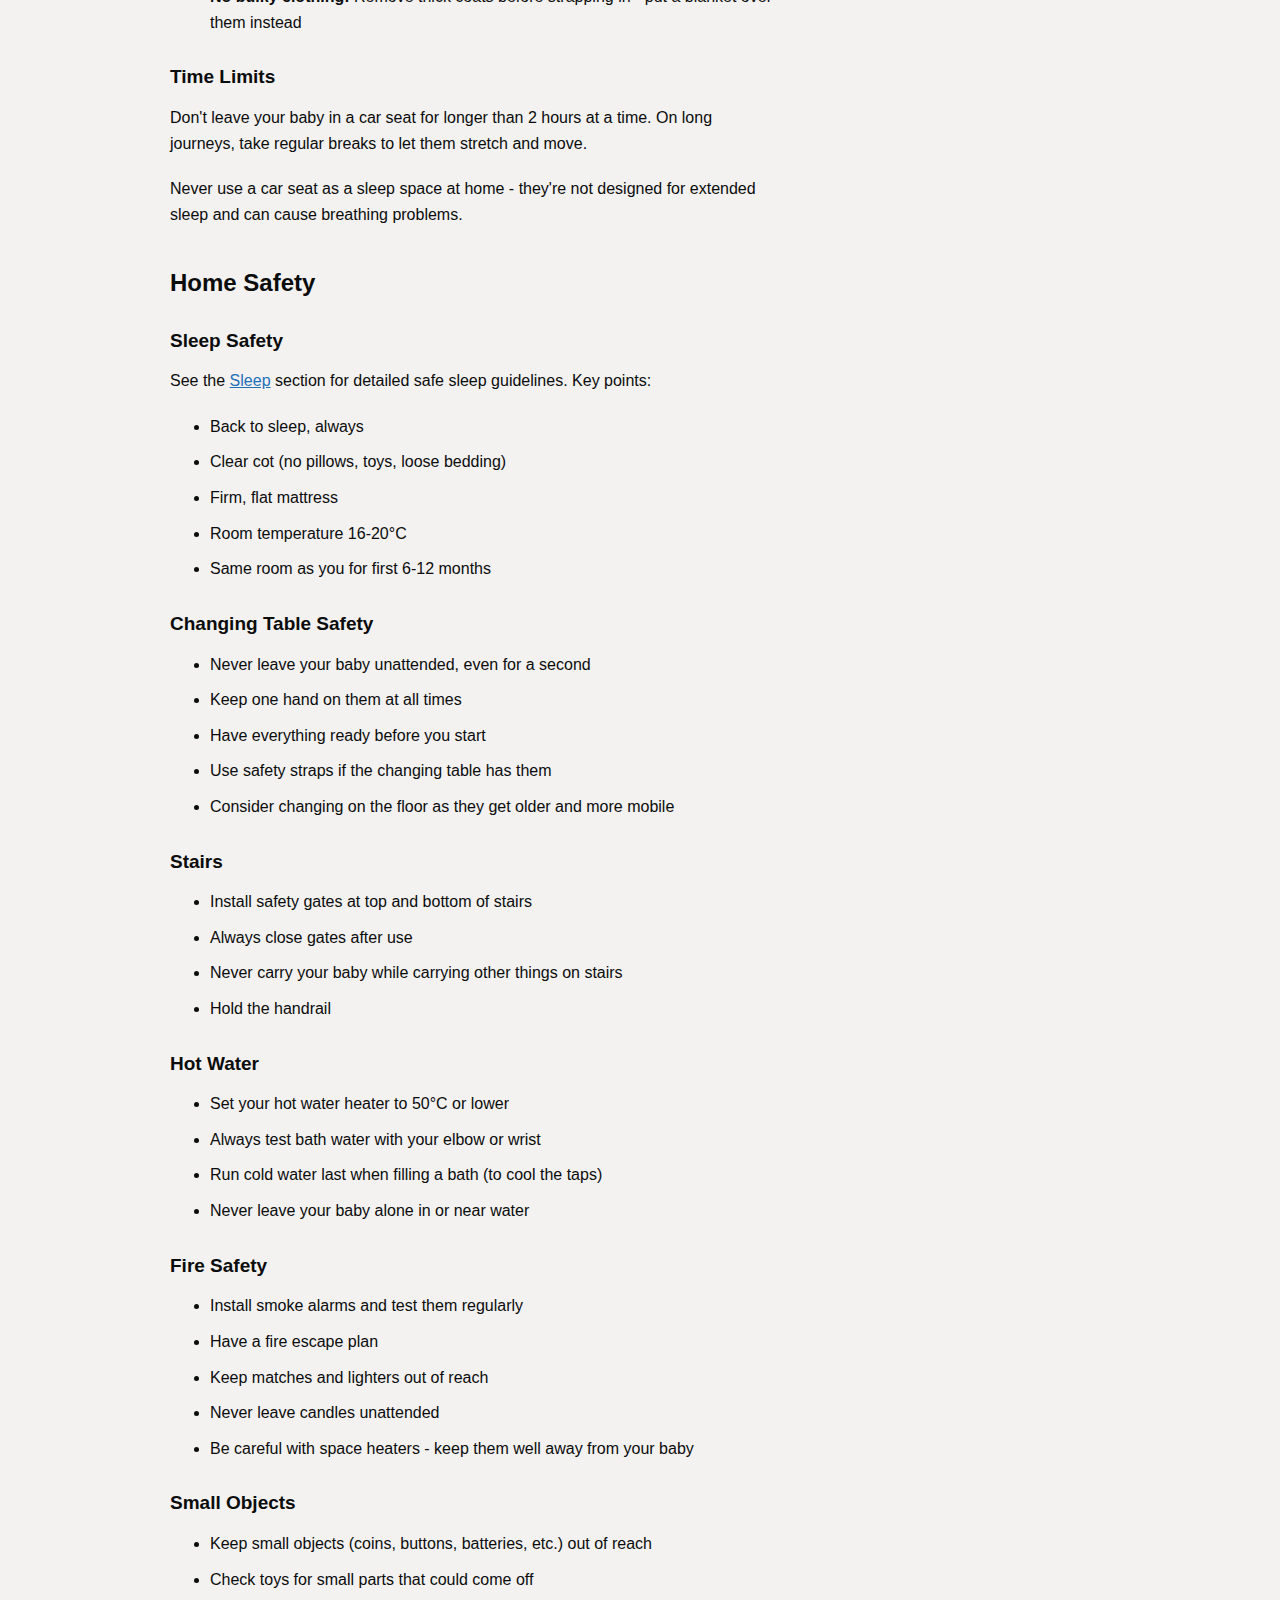
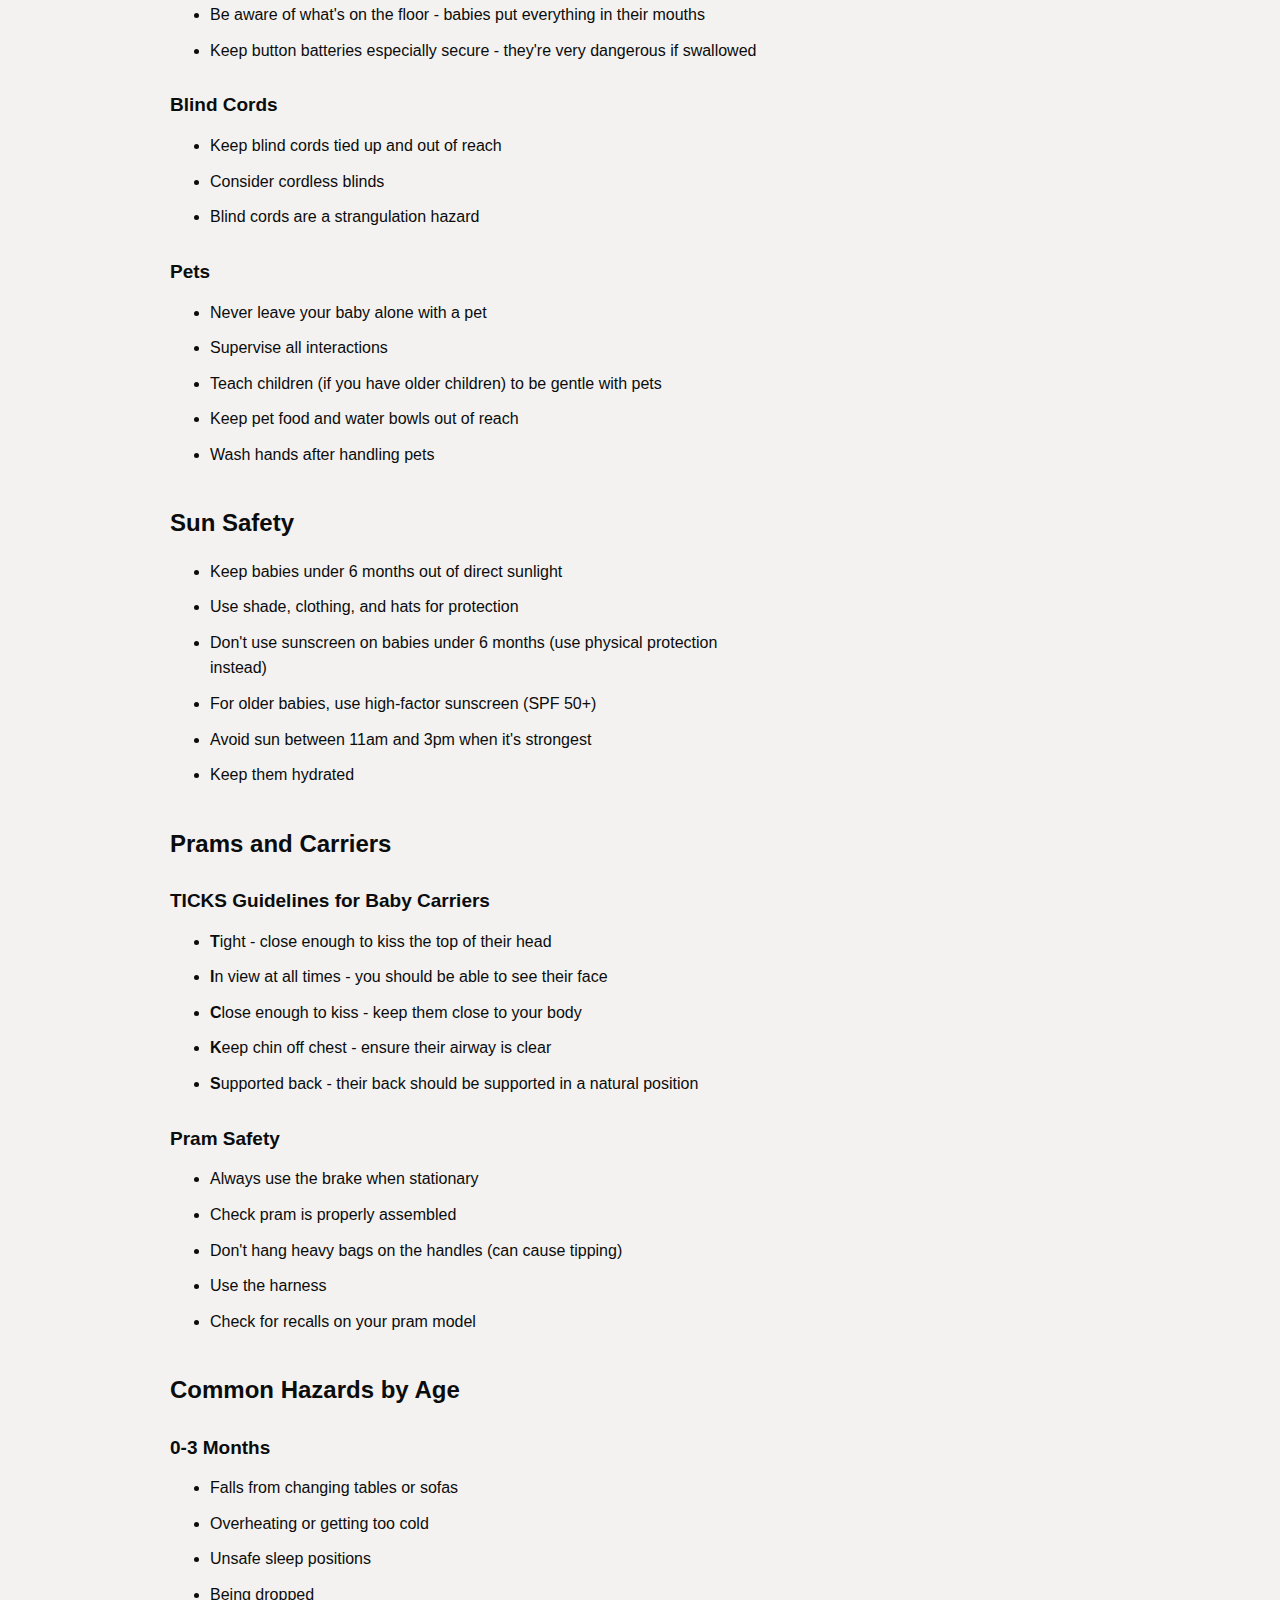
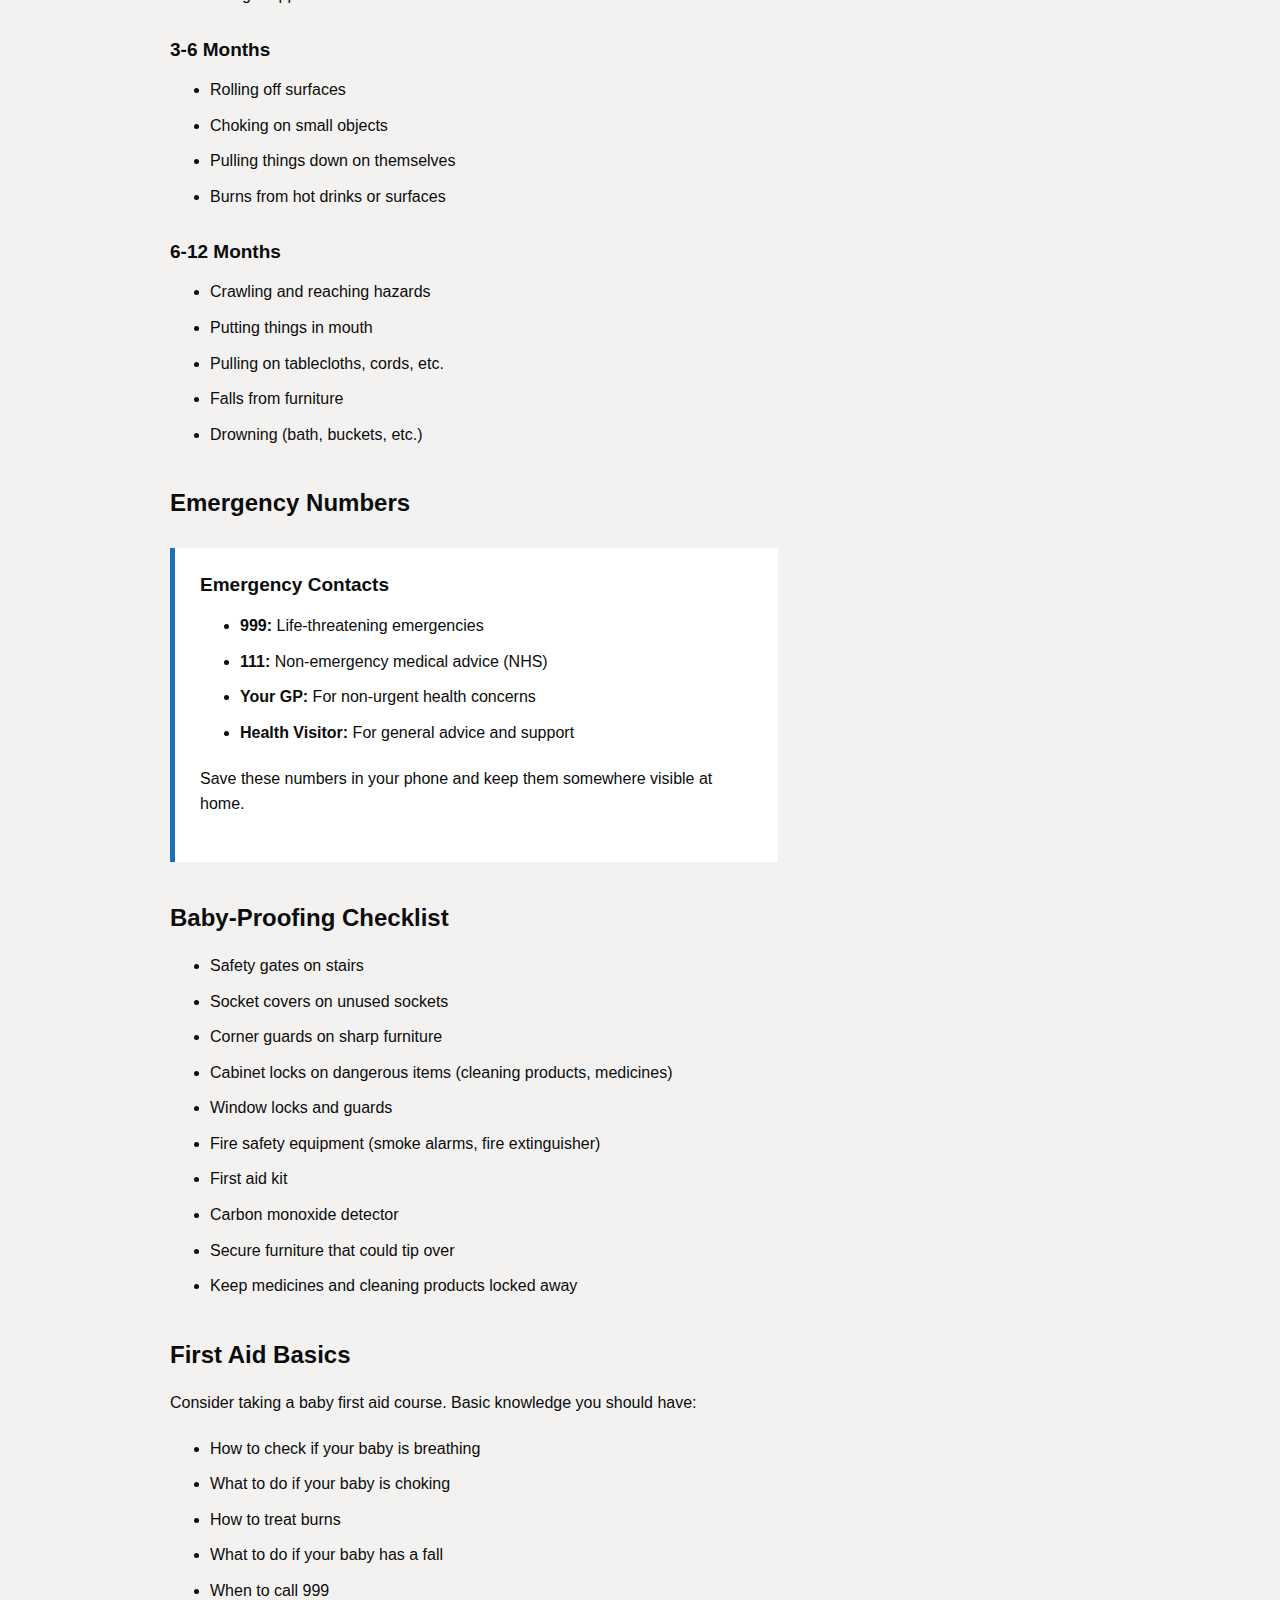
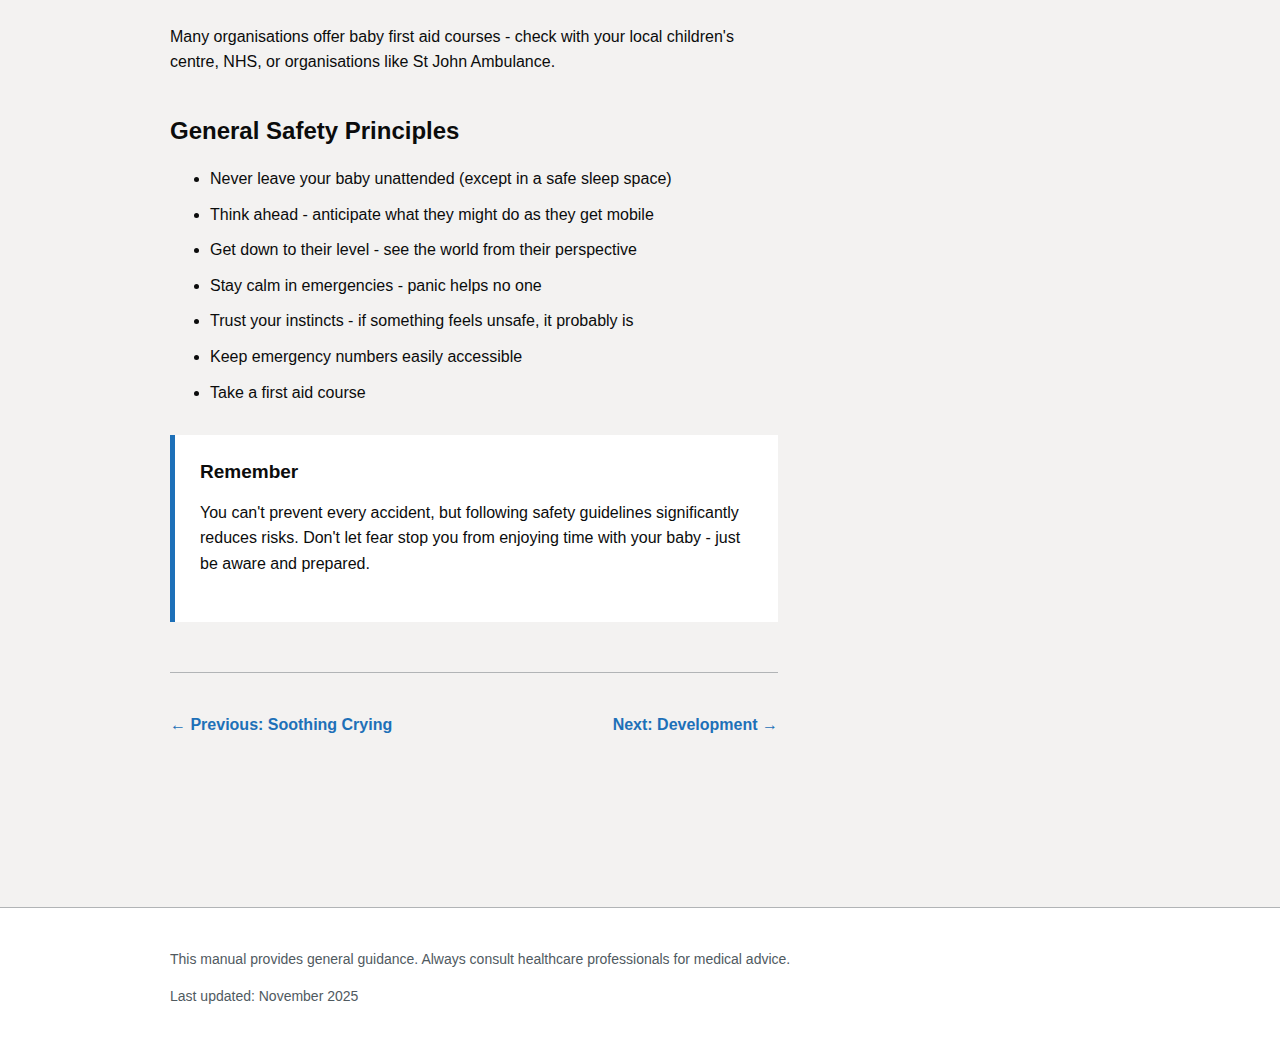
<file: safety.html>
<!DOCTYPE html>
<html lang="en">
<head>
    <meta charset="UTF-8">
    <meta name="viewport" content="width=device-width, initial-scale=1.0">
    <title>Safety - Baby manual for new dads</title>
    <meta name="description" content="Essential safety guidelines for home, car, and out and about with your baby.">
    <meta name="theme-color" content="#1d70b8">
    <link rel="stylesheet" href="styles.css">
    <link rel="manifest" href="manifest.json">
    <meta name="apple-mobile-web-app-capable" content="yes">
    <meta name="apple-mobile-web-app-status-bar-style" content="black-translucent">
    <meta name="apple-mobile-web-app-title" content="Baby Manual">
</head>
<body>
    <div class="skip-link">
        <a href="#main-content">Skip to main content</a>
    </div>

    <header class="header">
        <div class="container">
            <div class="header-content">
                <h1 class="header-title">
                    <a href="index.html">Baby manual for new dads</a>
                </h1>
            </div>
        </div>
    </header>

    <div class="breadcrumbs">
        <div class="container">
            <ol>
                <li><a href="index.html">Home</a></li>
                <li>Safety</li>
            </ol>
        </div>
    </div>

    <main id="main-content" class="main-content">
        <div class="container">
            <div class="content">
                <h1>Safety</h1>
                <p class="lede">Keeping your baby safe is a priority. Here are the essential safety guidelines you need to know.</p>

                <h2>Holding Safely</h2>
                <div class="warning-callout">
                    <h3>Always Support the Head</h3>
                    <p>Newborns can't support their own heads. Always support their head and neck when holding them. Never shake a baby - it can cause serious brain damage or death.</p>
                </div>

                <h3>Safe Holding</h3>
                <ul>
                    <li>Always support head and neck with one hand</li>
                    <li>Keep a firm but gentle grip</li>
                    <li>Never shake, jiggle roughly, or throw your baby</li>
                    <li>Be careful when passing your baby to others</li>
                    <li>Never hold your baby while doing dangerous activities (cooking, using tools, etc.)</li>
                </ul>

                <h2>Hot Drinks</h2>
                <div class="warning-callout">
                    <h3>Hot Drinks Warning</h3>
                    <p>Never hold a hot drink while holding your baby. A spilled hot drink can cause serious burns. Put your drink down before picking up your baby, or wait until you've put your baby down safely before having a hot drink.</p>
                </div>

                <h2>Car Safety</h2>
                <h3>Car Seats</h3>
                <ul>
                    <li><strong>Rear-facing only:</strong> Babies must be in a rear-facing car seat until at least 15 months old (longer is better)</li>
                    <li><strong>Correct installation:</strong> Follow manufacturer's instructions exactly. Get it checked at a fitting station if unsure</li>
                    <li><strong>Never on the front seat:</strong> If there's an active airbag, never put a rear-facing seat in the front</li>
                    <li><strong>Harness correctly:</strong> Should be snug, with the chest clip at armpit level</li>
                    <li><strong>No bulky clothing:</strong> Remove thick coats before strapping in - put a blanket over them instead</li>
                </ul>

                <h3>Time Limits</h3>
                <p>Don't leave your baby in a car seat for longer than 2 hours at a time. On long journeys, take regular breaks to let them stretch and move.</p>
                <p>Never use a car seat as a sleep space at home - they're not designed for extended sleep and can cause breathing problems.</p>

                <h2>Home Safety</h2>
                <h3>Sleep Safety</h3>
                <p>See the <a href="sleep.html">Sleep</a> section for detailed safe sleep guidelines. Key points:</p>
                <ul>
                    <li>Back to sleep, always</li>
                    <li>Clear cot (no pillows, toys, loose bedding)</li>
                    <li>Firm, flat mattress</li>
                    <li>Room temperature 16-20°C</li>
                    <li>Same room as you for first 6-12 months</li>
                </ul>

                <h3>Changing Table Safety</h3>
                <ul>
                    <li>Never leave your baby unattended, even for a second</li>
                    <li>Keep one hand on them at all times</li>
                    <li>Have everything ready before you start</li>
                    <li>Use safety straps if the changing table has them</li>
                    <li>Consider changing on the floor as they get older and more mobile</li>
                </ul>

                <h3>Stairs</h3>
                <ul>
                    <li>Install safety gates at top and bottom of stairs</li>
                    <li>Always close gates after use</li>
                    <li>Never carry your baby while carrying other things on stairs</li>
                    <li>Hold the handrail</li>
                </ul>

                <h3>Hot Water</h3>
                <ul>
                    <li>Set your hot water heater to 50°C or lower</li>
                    <li>Always test bath water with your elbow or wrist</li>
                    <li>Run cold water last when filling a bath (to cool the taps)</li>
                    <li>Never leave your baby alone in or near water</li>
                </ul>

                <h3>Fire Safety</h3>
                <ul>
                    <li>Install smoke alarms and test them regularly</li>
                    <li>Have a fire escape plan</li>
                    <li>Keep matches and lighters out of reach</li>
                    <li>Never leave candles unattended</li>
                    <li>Be careful with space heaters - keep them well away from your baby</li>
                </ul>

                <h3>Small Objects</h3>
                <ul>
                    <li>Keep small objects (coins, buttons, batteries, etc.) out of reach</li>
                    <li>Check toys for small parts that could come off</li>
                    <li>Be aware of what's on the floor - babies put everything in their mouths</li>
                    <li>Keep button batteries especially secure - they're very dangerous if swallowed</li>
                </ul>

                <h3>Blind Cords</h3>
                <ul>
                    <li>Keep blind cords tied up and out of reach</li>
                    <li>Consider cordless blinds</li>
                    <li>Blind cords are a strangulation hazard</li>
                </ul>

                <h3>Pets</h3>
                <ul>
                    <li>Never leave your baby alone with a pet</li>
                    <li>Supervise all interactions</li>
                    <li>Teach children (if you have older children) to be gentle with pets</li>
                    <li>Keep pet food and water bowls out of reach</li>
                    <li>Wash hands after handling pets</li>
                </ul>

                <h2>Sun Safety</h2>
                <ul>
                    <li>Keep babies under 6 months out of direct sunlight</li>
                    <li>Use shade, clothing, and hats for protection</li>
                    <li>Don't use sunscreen on babies under 6 months (use physical protection instead)</li>
                    <li>For older babies, use high-factor sunscreen (SPF 50+)</li>
                    <li>Avoid sun between 11am and 3pm when it's strongest</li>
                    <li>Keep them hydrated</li>
                </ul>

                <h2>Prams and Carriers</h2>
                <h3>TICKS Guidelines for Baby Carriers</h3>
                <ul>
                    <li><strong>T</strong>ight - close enough to kiss the top of their head</li>
                    <li><strong>I</strong>n view at all times - you should be able to see their face</li>
                    <li><strong>C</strong>lose enough to kiss - keep them close to your body</li>
                    <li><strong>K</strong>eep chin off chest - ensure their airway is clear</li>
                    <li><strong>S</strong>upported back - their back should be supported in a natural position</li>
                </ul>

                <h3>Pram Safety</h3>
                <ul>
                    <li>Always use the brake when stationary</li>
                    <li>Check pram is properly assembled</li>
                    <li>Don't hang heavy bags on the handles (can cause tipping)</li>
                    <li>Use the harness</li>
                    <li>Check for recalls on your pram model</li>
                </ul>

                <h2>Common Hazards by Age</h2>
                <h3>0-3 Months</h3>
                <ul>
                    <li>Falls from changing tables or sofas</li>
                    <li>Overheating or getting too cold</li>
                    <li>Unsafe sleep positions</li>
                    <li>Being dropped</li>
                </ul>

                <h3>3-6 Months</h3>
                <ul>
                    <li>Rolling off surfaces</li>
                    <li>Choking on small objects</li>
                    <li>Pulling things down on themselves</li>
                    <li>Burns from hot drinks or surfaces</li>
                </ul>

                <h3>6-12 Months</h3>
                <ul>
                    <li>Crawling and reaching hazards</li>
                    <li>Putting things in mouth</li>
                    <li>Pulling on tablecloths, cords, etc.</li>
                    <li>Falls from furniture</li>
                    <li>Drowning (bath, buckets, etc.)</li>
                </ul>

                <h2>Emergency Numbers</h2>
                <div class="callout">
                    <h3>Emergency Contacts</h3>
                    <ul>
                        <li><strong>999:</strong> Life-threatening emergencies</li>
                        <li><strong>111:</strong> Non-emergency medical advice (NHS)</li>
                        <li><strong>Your GP:</strong> For non-urgent health concerns</li>
                        <li><strong>Health Visitor:</strong> For general advice and support</li>
                    </ul>
                    <p>Save these numbers in your phone and keep them somewhere visible at home.</p>
                </div>

                <h2>Baby-Proofing Checklist</h2>
                <ul>
                    <li>Safety gates on stairs</li>
                    <li>Socket covers on unused sockets</li>
                    <li>Corner guards on sharp furniture</li>
                    <li>Cabinet locks on dangerous items (cleaning products, medicines)</li>
                    <li>Window locks and guards</li>
                    <li>Fire safety equipment (smoke alarms, fire extinguisher)</li>
                    <li>First aid kit</li>
                    <li>Carbon monoxide detector</li>
                    <li>Secure furniture that could tip over</li>
                    <li>Keep medicines and cleaning products locked away</li>
                </ul>

                <h2>First Aid Basics</h2>
                <p>Consider taking a baby first aid course. Basic knowledge you should have:</p>
                <ul>
                    <li>How to check if your baby is breathing</li>
                    <li>What to do if your baby is choking</li>
                    <li>How to treat burns</li>
                    <li>What to do if your baby has a fall</li>
                    <li>When to call 999</li>
                </ul>
                <p>Many organisations offer baby first aid courses - check with your local children's centre, NHS, or organisations like St John Ambulance.</p>

                <h2>General Safety Principles</h2>
                <ul>
                    <li>Never leave your baby unattended (except in a safe sleep space)</li>
                    <li>Think ahead - anticipate what they might do as they get mobile</li>
                    <li>Get down to their level - see the world from their perspective</li>
                    <li>Stay calm in emergencies - panic helps no one</li>
                    <li>Trust your instincts - if something feels unsafe, it probably is</li>
                    <li>Keep emergency numbers easily accessible</li>
                    <li>Take a first aid course</li>
                </ul>

                <div class="callout">
                    <h3>Remember</h3>
                    <p>You can't prevent every accident, but following safety guidelines significantly reduces risks. Don't let fear stop you from enjoying time with your baby - just be aware and prepared.</p>
                </div>

                <nav class="page-nav">
                    <a href="soothing.html">← Previous: Soothing Crying</a>
                    <a href="development.html">Next: Development →</a>
                </nav>
            </div>
        </div>
    </main>

    <footer class="footer">
        <div class="container">
            <p>This manual provides general guidance. Always consult healthcare professionals for medical advice.</p>
            <p class="footer-meta">Last updated: November 2025</p>
        </div>
    </footer>

    <script>
        if ('serviceWorker' in navigator) {
            window.addEventListener('load', () => {
                navigator.serviceWorker.register('/sw.js')
                    .then(registration => console.log('SW registered'))
                    .catch(error => console.log('SW registration failed'));
            });
        }
    </script>
</body>
</html>
</file>
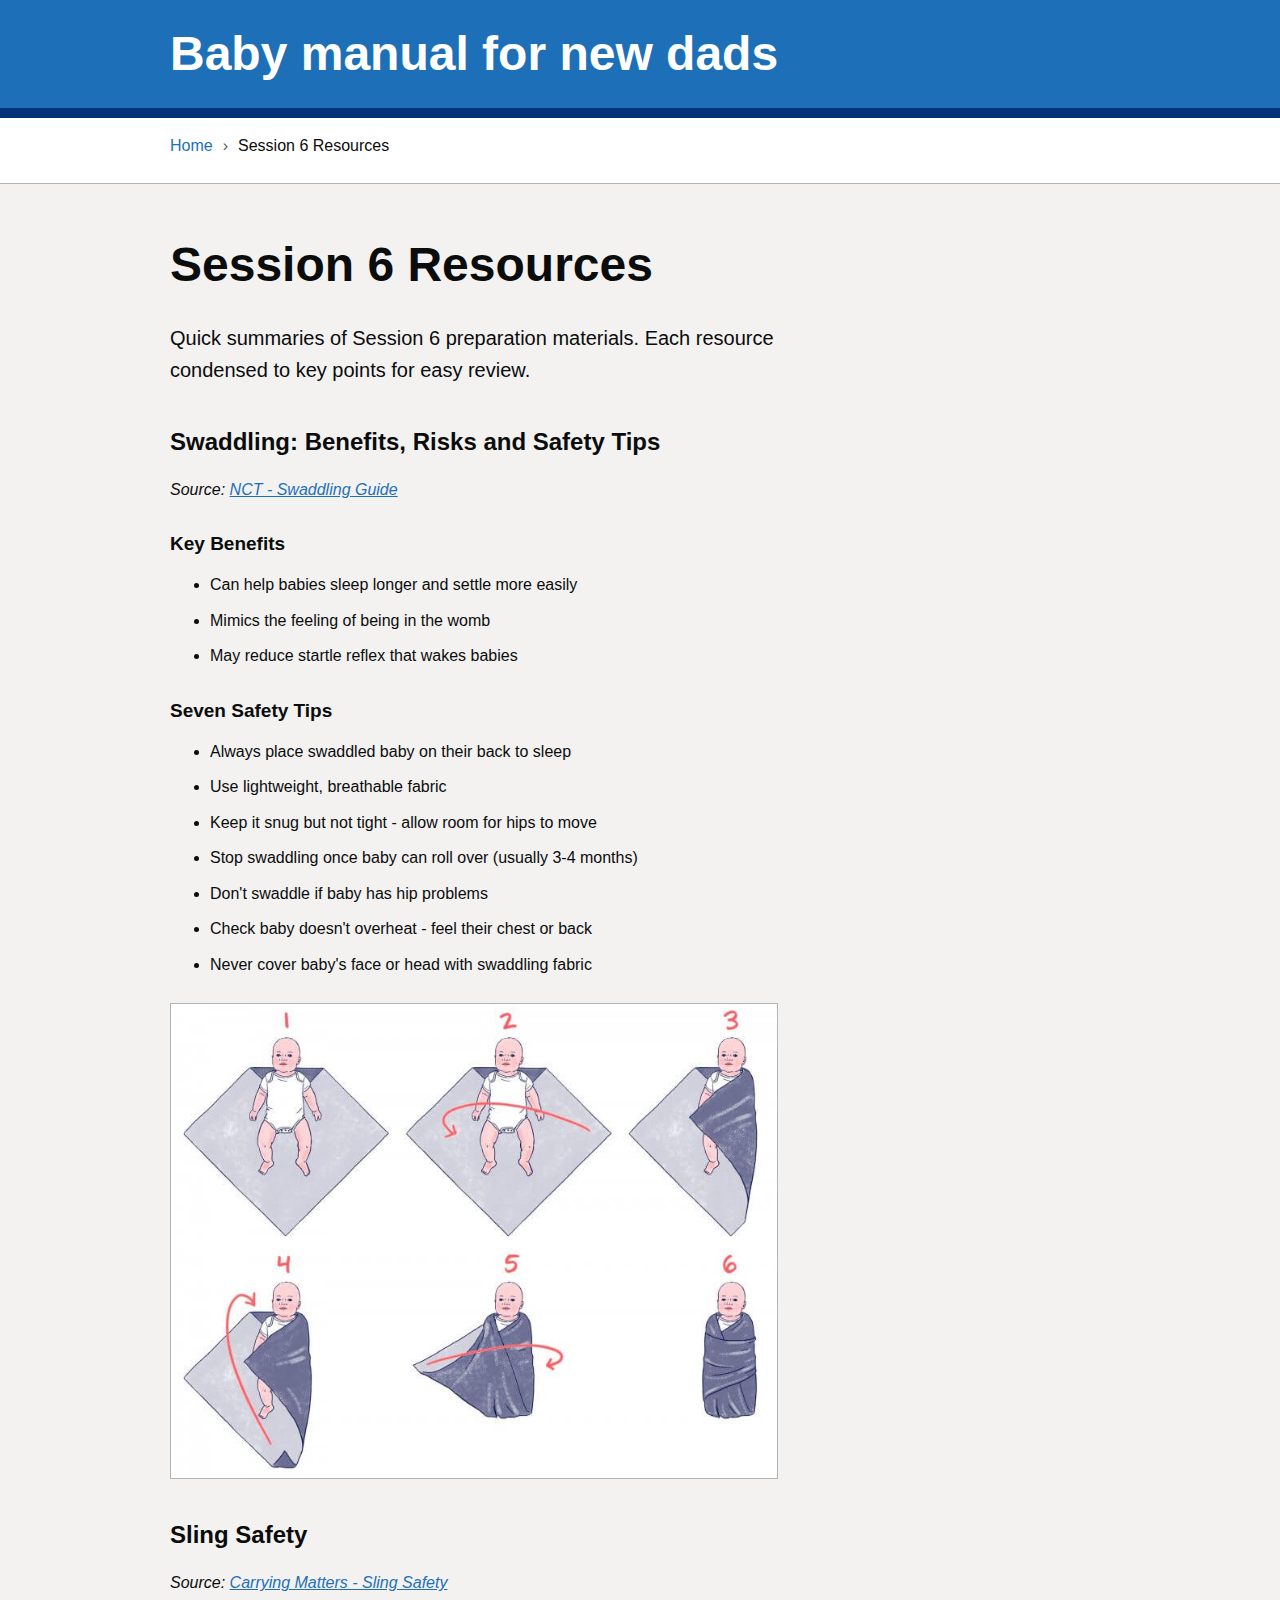
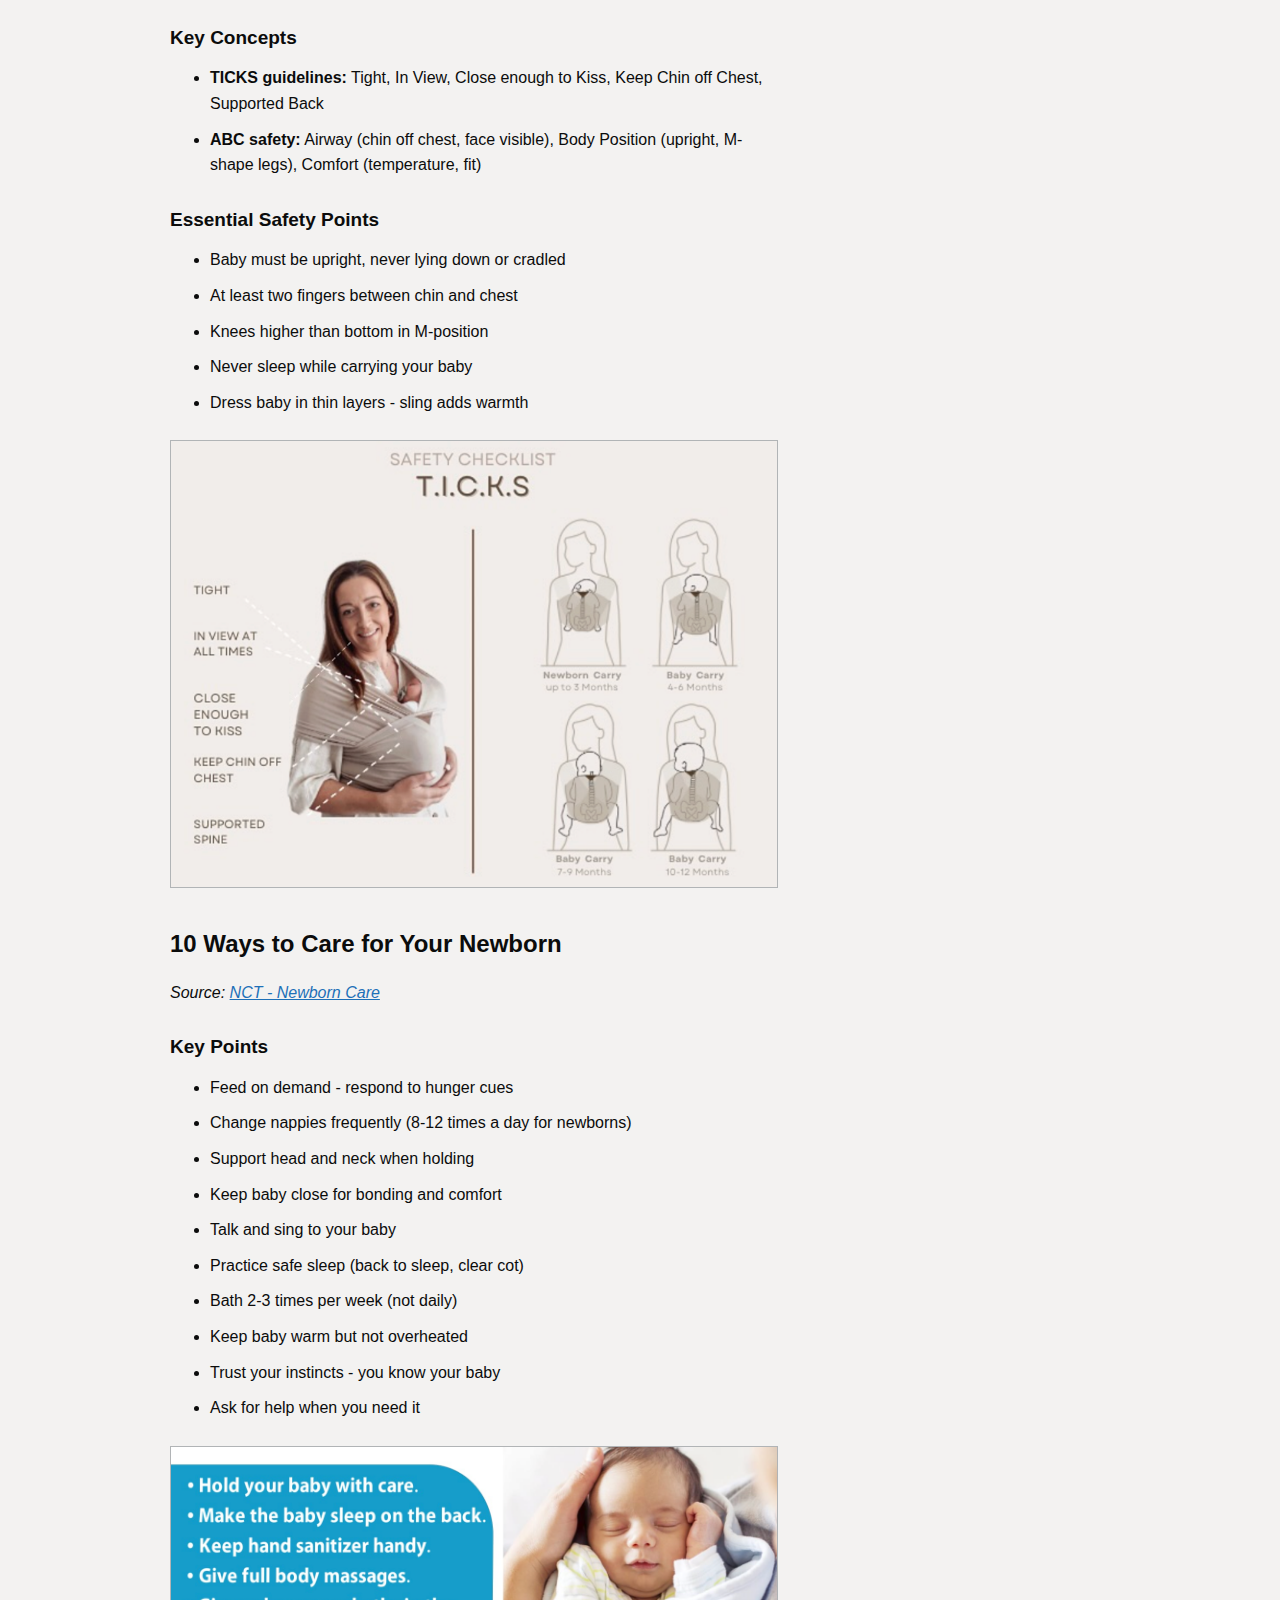
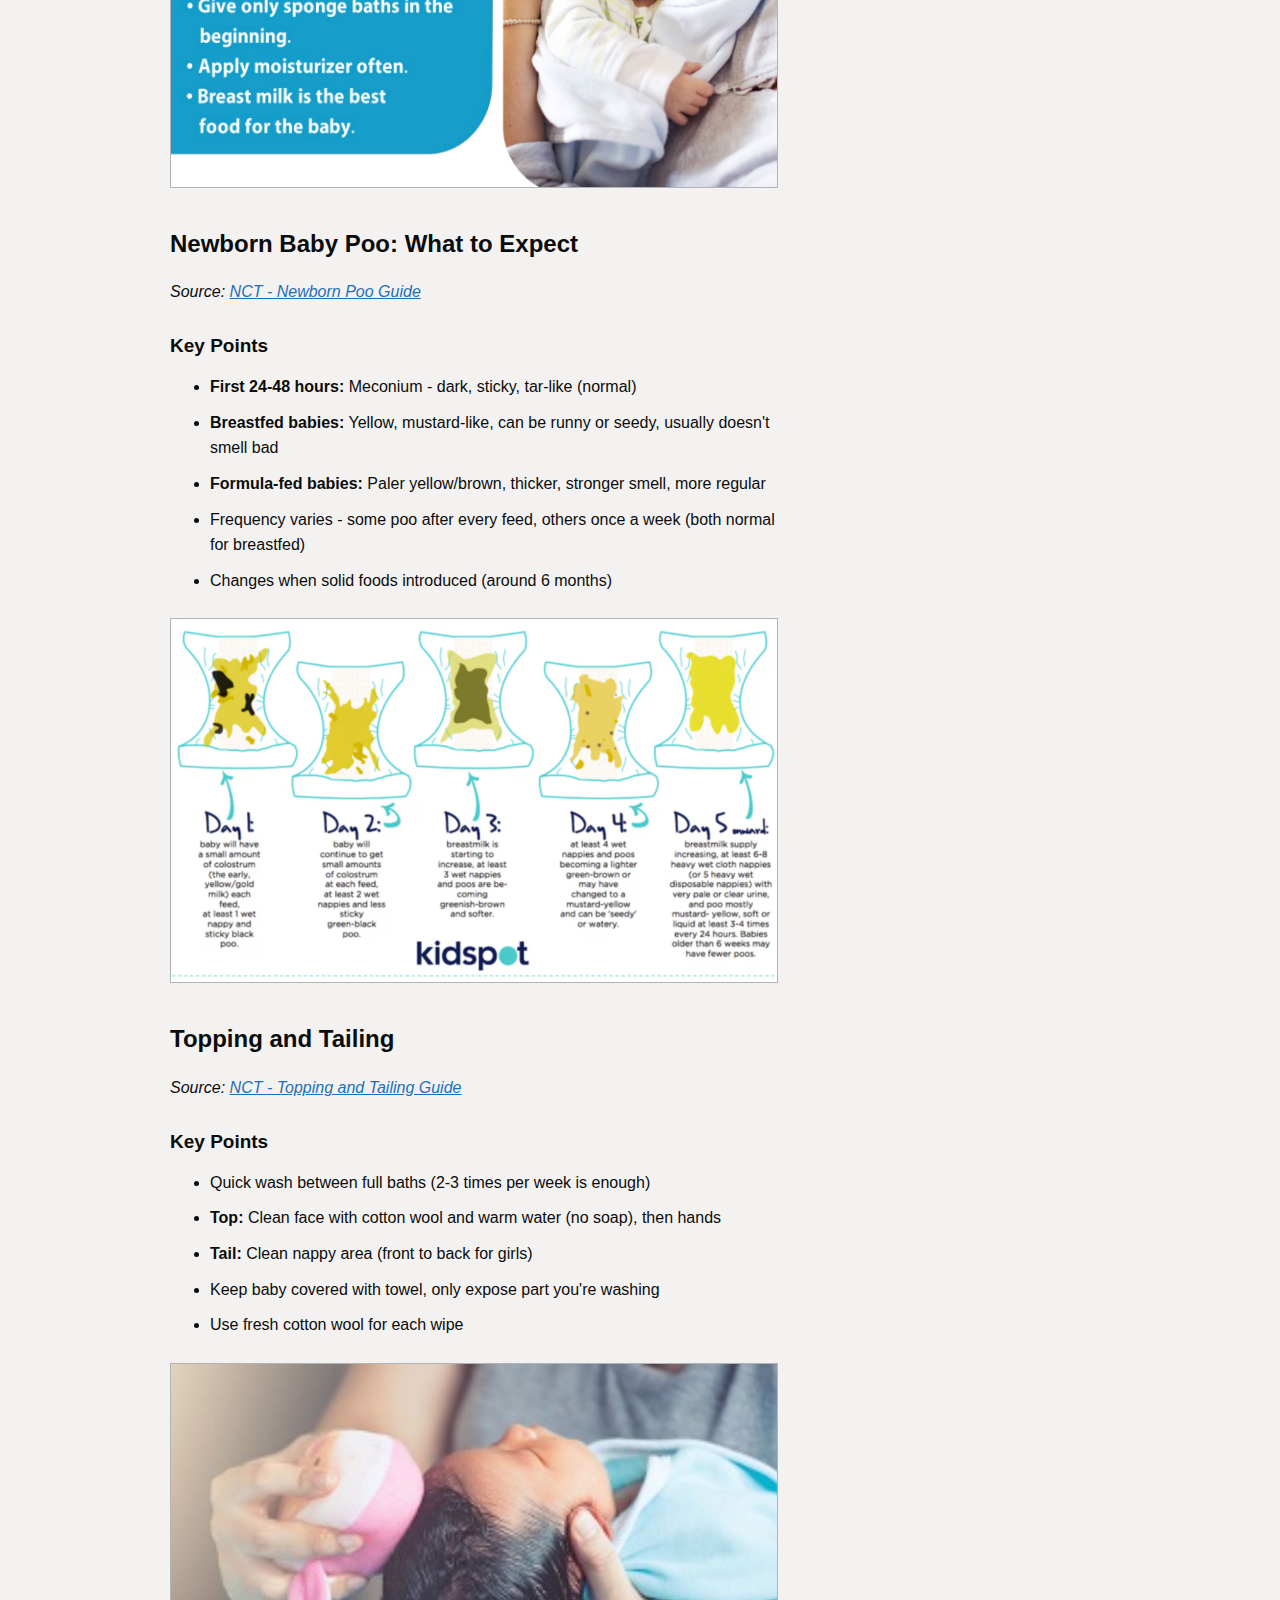
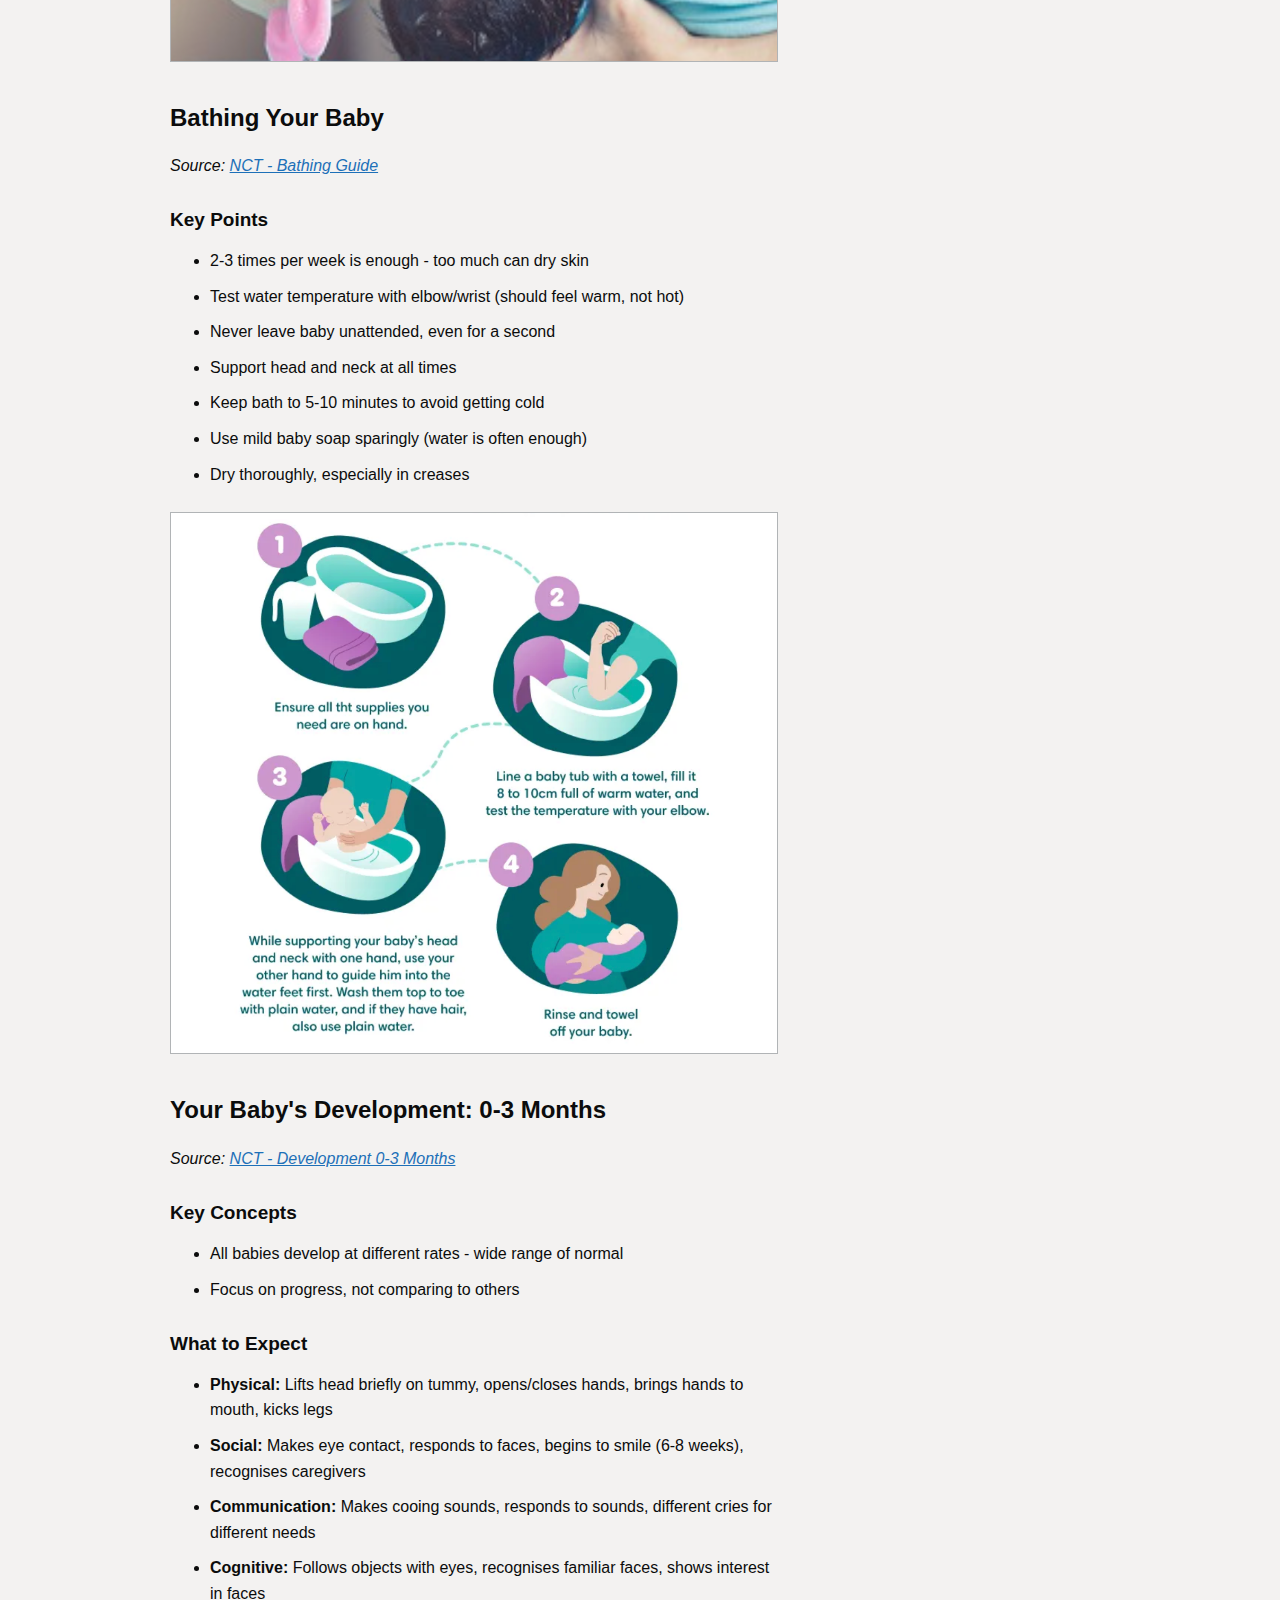
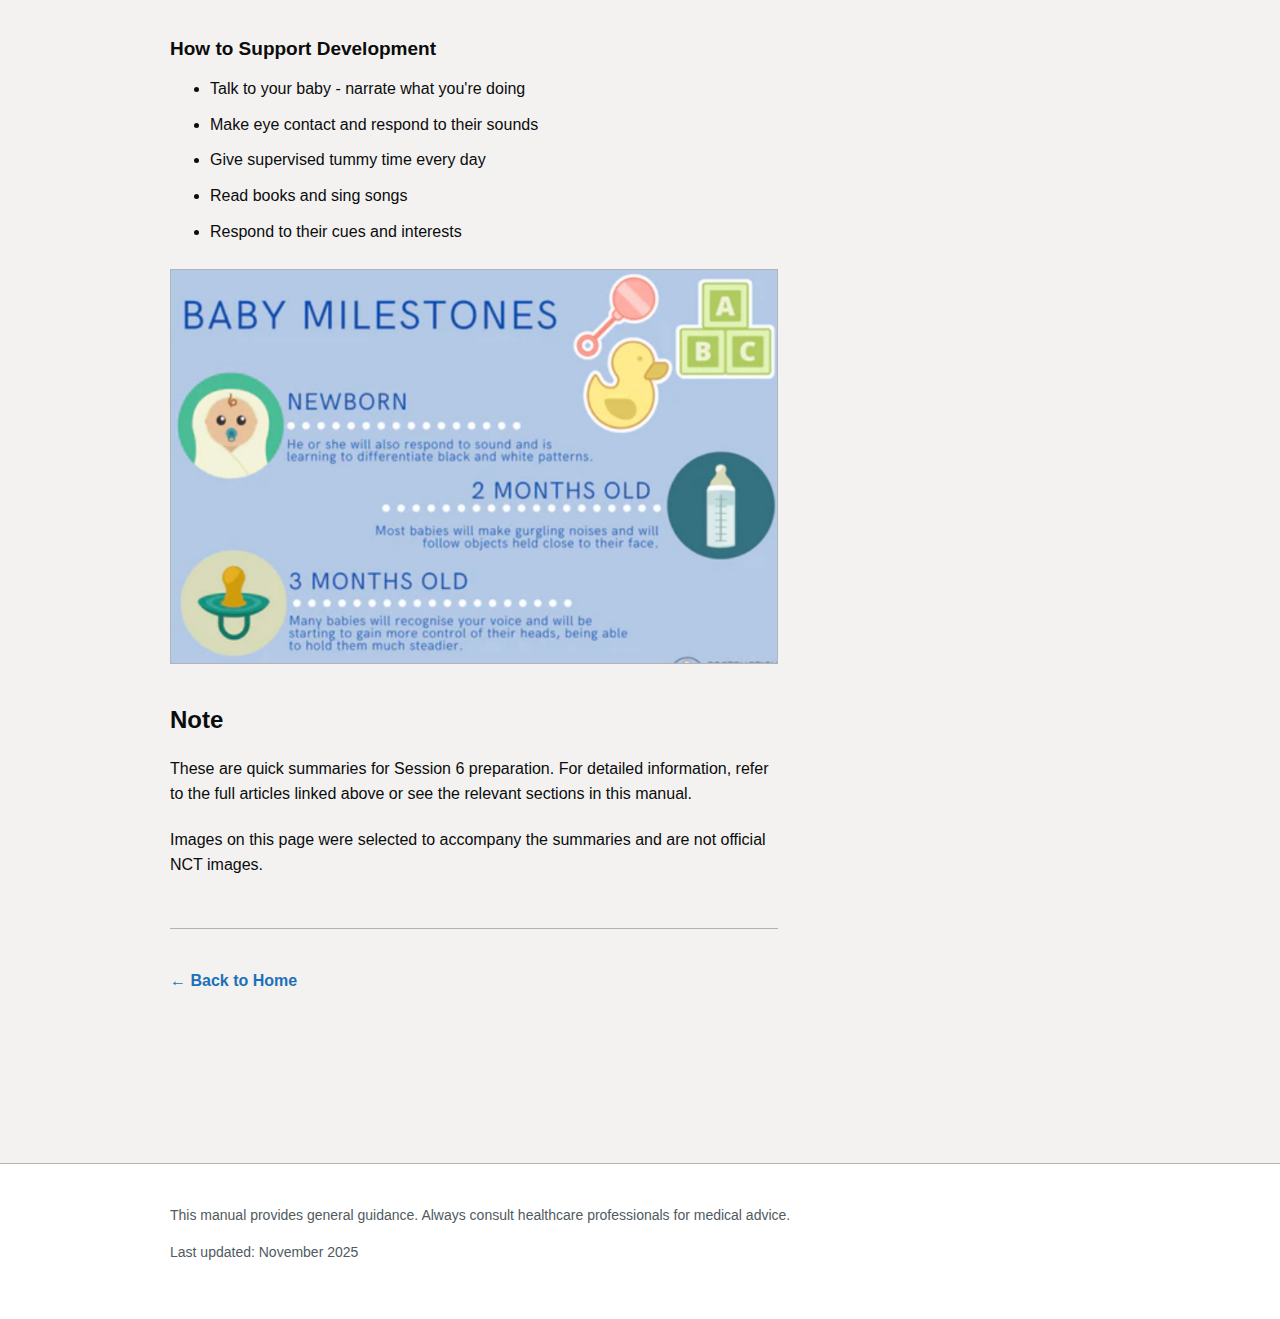
<file: session-6-resources.html>
<!DOCTYPE html>
<html lang="en">
<head>
    <meta charset="UTF-8">
    <meta name="viewport" content="width=device-width, initial-scale=1.0">
    <title>Session 6 Resources - Baby manual for new dads</title>
    <meta name="description" content="Session 6 preparation resources - quick summaries for your baby group session.">
    <meta name="theme-color" content="#1d70b8">
    <link rel="stylesheet" href="styles.css">
    <link rel="manifest" href="manifest.json">
    <meta name="apple-mobile-web-app-capable" content="yes">
    <meta name="apple-mobile-web-app-status-bar-style" content="black-translucent">
    <meta name="apple-mobile-web-app-title" content="Baby Manual">
</head>
<body>
    <div class="skip-link">
        <a href="#main-content">Skip to main content</a>
    </div>

    <header class="header">
        <div class="container">
            <div class="header-content">
                <h1 class="header-title">
                    <a href="index.html">Baby manual for new dads</a>
                </h1>
            </div>
        </div>
    </header>

    <div class="breadcrumbs">
        <div class="container">
            <ol>
                <li><a href="index.html">Home</a></li>
                <li>Session 6 Resources</li>
            </ol>
        </div>
    </div>

    <main id="main-content" class="main-content">
        <div class="container">
            <div class="content">
                <h1>Session 6 Resources</h1>
                <p class="lede">Quick summaries of Session 6 preparation materials. Each resource condensed to key points for easy review.</p>

                <h2>Swaddling: Benefits, Risks and Safety Tips</h2>
                <p><em>Source: <a href="https://www.nct.org.uk/baby-toddler/slings-and-swaddling/swaddling-baby-benefits-risks-and-seven-safety-tips" target="_blank">NCT - Swaddling Guide</a></em></p>
                
                <h3>Key Benefits</h3>
                <ul>
                    <li>Can help babies sleep longer and settle more easily</li>
                    <li>Mimics the feeling of being in the womb</li>
                    <li>May reduce startle reflex that wakes babies</li>
                </ul>

                <h3>Seven Safety Tips</h3>
                <ul>
                    <li>Always place swaddled baby on their back to sleep</li>
                    <li>Use lightweight, breathable fabric</li>
                    <li>Keep it snug but not tight - allow room for hips to move</li>
                    <li>Stop swaddling once baby can roll over (usually 3-4 months)</li>
                    <li>Don't swaddle if baby has hip problems</li>
                    <li>Check baby doesn't overheat - feel their chest or back</li>
                    <li>Never cover baby's face or head with swaddling fabric</li>
                </ul>
                <img src="images/swaddle a baby.jpg" alt="How to swaddle a baby safely">

                <h2>Sling Safety</h2>
                <p><em>Source: <a href="https://www.carryingmatters.co.uk/sling-safety-how-to-use-a-sling-safely/" target="_blank">Carrying Matters - Sling Safety</a></em></p>
                
                <h3>Key Concepts</h3>
                <ul>
                    <li><strong>TICKS guidelines:</strong> Tight, In View, Close enough to Kiss, Keep Chin off Chest, Supported Back</li>
                    <li><strong>ABC safety:</strong> Airway (chin off chest, face visible), Body Position (upright, M-shape legs), Comfort (temperature, fit)</li>
                </ul>

                <h3>Essential Safety Points</h3>
                <ul>
                    <li>Baby must be upright, never lying down or cradled</li>
                    <li>At least two fingers between chin and chest</li>
                    <li>Knees higher than bottom in M-position</li>
                    <li>Never sleep while carrying your baby</li>
                    <li>Dress baby in thin layers - sling adds warmth</li>
                </ul>
                <img src="images/ticks.png" alt="TICKS safety guidelines for babywearing">

                <h2>10 Ways to Care for Your Newborn</h2>
                <p><em>Source: <a href="https://www.nct.org.uk/baby-toddler/everyday-care/10-ways-care-for-your-newborn-baby" target="_blank">NCT - Newborn Care</a></em></p>
                
                <h3>Key Points</h3>
                <ul>
                    <li>Feed on demand - respond to hunger cues</li>
                    <li>Change nappies frequently (8-12 times a day for newborns)</li>
                    <li>Support head and neck when holding</li>
                    <li>Keep baby close for bonding and comfort</li>
                    <li>Talk and sing to your baby</li>
                    <li>Practice safe sleep (back to sleep, clear cot)</li>
                    <li>Bath 2-3 times per week (not daily)</li>
                    <li>Keep baby warm but not overheated</li>
                    <li>Trust your instincts - you know your baby</li>
                    <li>Ask for help when you need it</li>
                </ul>
                <img src="images/care for your newborn.png" alt="10 ways to care for your newborn baby">

                <h2>Newborn Baby Poo: What to Expect</h2>
                <p><em>Source: <a href="https://www.nct.org.uk/baby-toddler/nappies-and-poo/newborn-baby-poo-nappies-what-expect" target="_blank">NCT - Newborn Poo Guide</a></em></p>
                
                <h3>Key Points</h3>
                <ul>
                    <li><strong>First 24-48 hours:</strong> Meconium - dark, sticky, tar-like (normal)</li>
                    <li><strong>Breastfed babies:</strong> Yellow, mustard-like, can be runny or seedy, usually doesn't smell bad</li>
                    <li><strong>Formula-fed babies:</strong> Paler yellow/brown, thicker, stronger smell, more regular</li>
                    <li>Frequency varies - some poo after every feed, others once a week (both normal for breastfed)</li>
                    <li>Changes when solid foods introduced (around 6 months)</li>
                </ul>
                <img src="images/poo.png" alt="Guide to newborn baby poo - what to expect">

                <h2>Topping and Tailing</h2>
                <p><em>Source: <a href="https://www.nct.org.uk/baby-toddler/everyday-care/guide-topping-and-tailing" target="_blank">NCT - Topping and Tailing Guide</a></em></p>
                
                <h3>Key Points</h3>
                <ul>
                    <li>Quick wash between full baths (2-3 times per week is enough)</li>
                    <li><strong>Top:</strong> Clean face with cotton wool and warm water (no soap), then hands</li>
                    <li><strong>Tail:</strong> Clean nappy area (front to back for girls)</li>
                    <li>Keep baby covered with towel, only expose part you're washing</li>
                    <li>Use fresh cotton wool for each wipe</li>
                </ul>
                <img src="images/topping and tailing.png" alt="Guide to topping and tailing your baby">

                <h2>Bathing Your Baby</h2>
                <p><em>Source: <a href="https://www.nct.org.uk/baby-toddler/everyday-care/bathing-your-baby" target="_blank">NCT - Bathing Guide</a></em></p>
                
                <h3>Key Points</h3>
                <ul>
                    <li>2-3 times per week is enough - too much can dry skin</li>
                    <li>Test water temperature with elbow/wrist (should feel warm, not hot)</li>
                    <li>Never leave baby unattended, even for a second</li>
                    <li>Support head and neck at all times</li>
                    <li>Keep bath to 5-10 minutes to avoid getting cold</li>
                    <li>Use mild baby soap sparingly (water is often enough)</li>
                    <li>Dry thoroughly, especially in creases</li>
                </ul>
                <img src="images/bathing your baby.png" alt="Guide to bathing your baby safely">

                <h2>Your Baby's Development: 0-3 Months</h2>
                <p><em>Source: <a href="https://www.nct.org.uk/baby-toddler/your-childs-development/your-babys-development-0-3-months" target="_blank">NCT - Development 0-3 Months</a></em></p>
                
                <h3>Key Concepts</h3>
                <ul>
                    <li>All babies develop at different rates - wide range of normal</li>
                    <li>Focus on progress, not comparing to others</li>
                </ul>

                <h3>What to Expect</h3>
                <ul>
                    <li><strong>Physical:</strong> Lifts head briefly on tummy, opens/closes hands, brings hands to mouth, kicks legs</li>
                    <li><strong>Social:</strong> Makes eye contact, responds to faces, begins to smile (6-8 weeks), recognises caregivers</li>
                    <li><strong>Communication:</strong> Makes cooing sounds, responds to sounds, different cries for different needs</li>
                    <li><strong>Cognitive:</strong> Follows objects with eyes, recognises familiar faces, shows interest in faces</li>
                </ul>

                <h3>How to Support Development</h3>
                <ul>
                    <li>Talk to your baby - narrate what you're doing</li>
                    <li>Make eye contact and respond to their sounds</li>
                    <li>Give supervised tummy time every day</li>
                    <li>Read books and sing songs</li>
                    <li>Respond to their cues and interests</li>
                </ul>
                <img src="images/milestones.png" alt="Baby development milestones 0-3 months">

                <h2>Note</h2>
                <p>These are quick summaries for Session 6 preparation. For detailed information, refer to the full articles linked above or see the relevant sections in this manual.</p>
                <p>Images on this page were selected to accompany the summaries and are not official NCT images.</p>

                <nav class="page-nav">
                    <a href="index.html">← Back to Home</a>
                    <div></div>
                </nav>
            </div>
        </div>
    </main>

    <footer class="footer">
        <div class="container">
            <p>This manual provides general guidance. Always consult healthcare professionals for medical advice.</p>
            <p class="footer-meta">Last updated: November 2025</p>
        </div>
    </footer>

    <script>
        if ('serviceWorker' in navigator) {
            window.addEventListener('load', () => {
                navigator.serviceWorker.register('/sw.js')
                    .then(registration => {
                        console.log('SW registered');
                        registration.update();
                        setInterval(() => registration.update(), 60000);
                    })
                    .catch(error => console.log('SW registration failed'));
            });
        }
    </script>
</body>
</html>
</file>
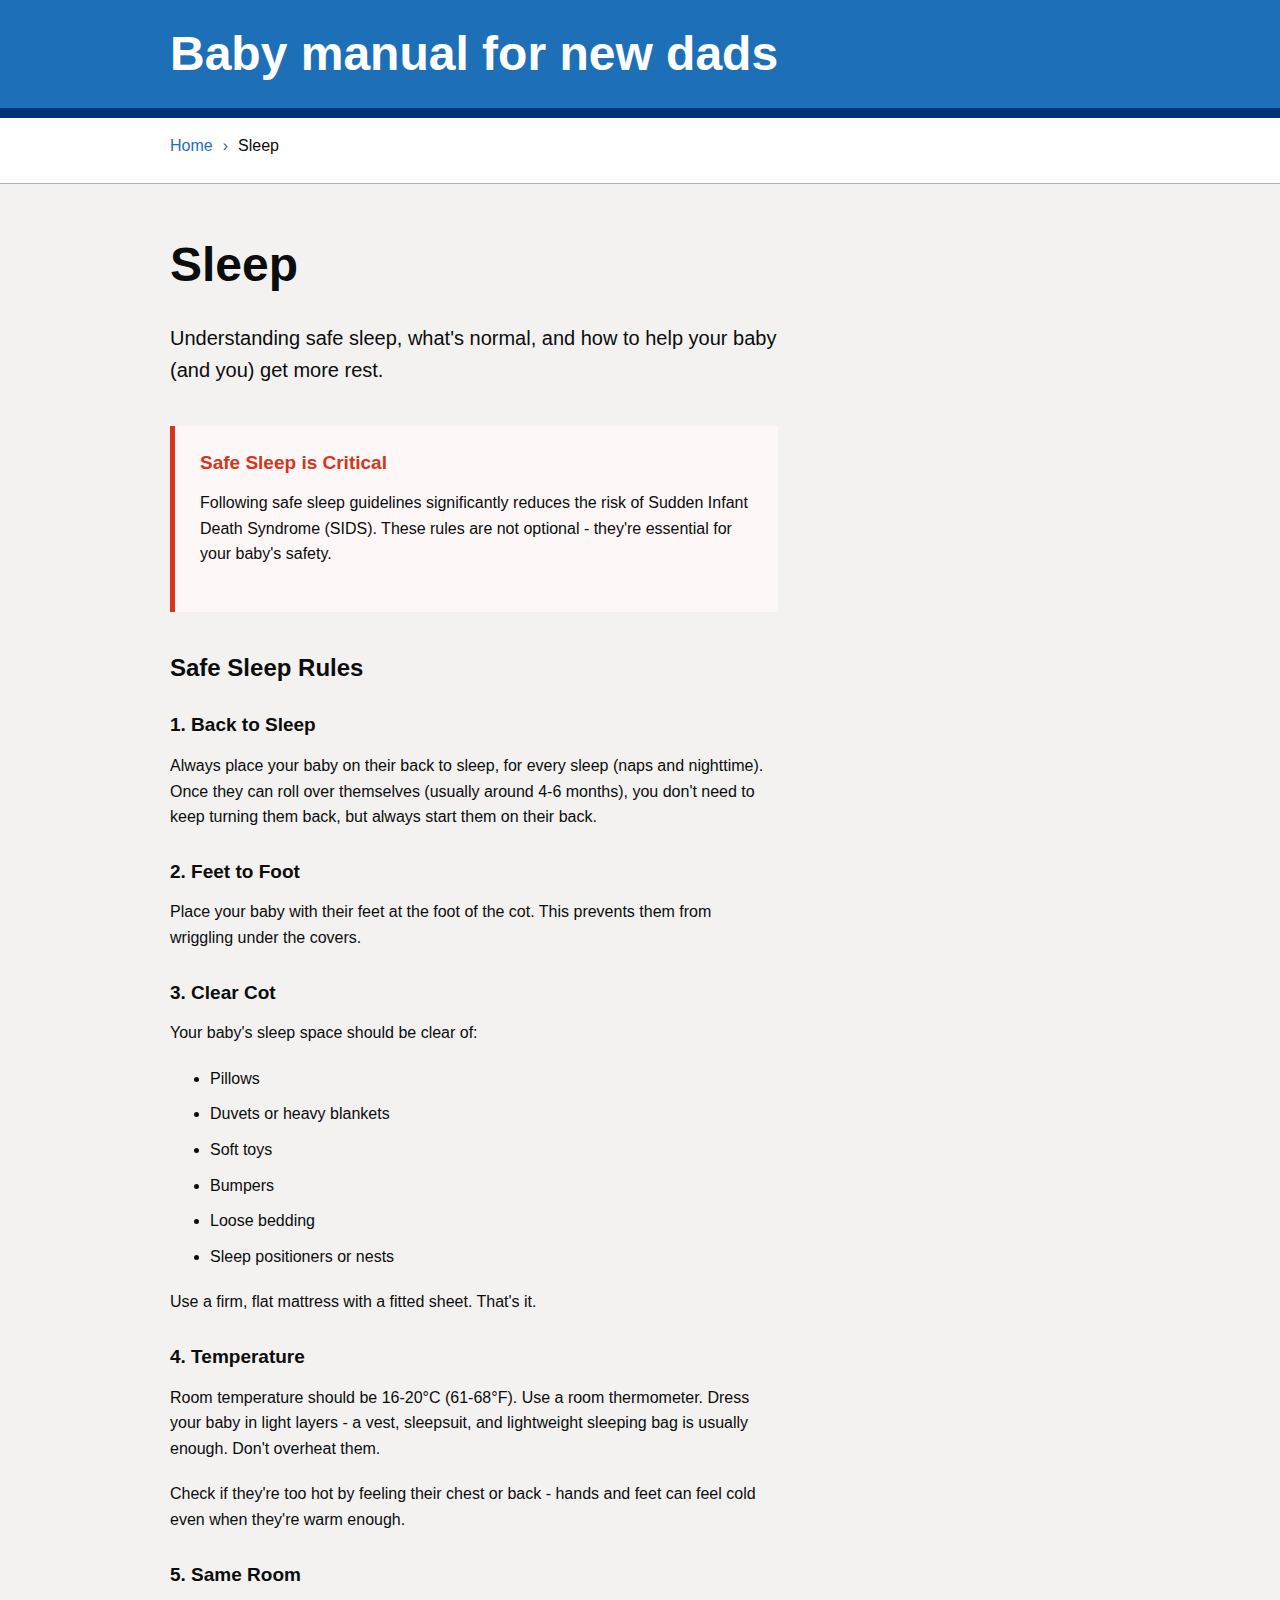
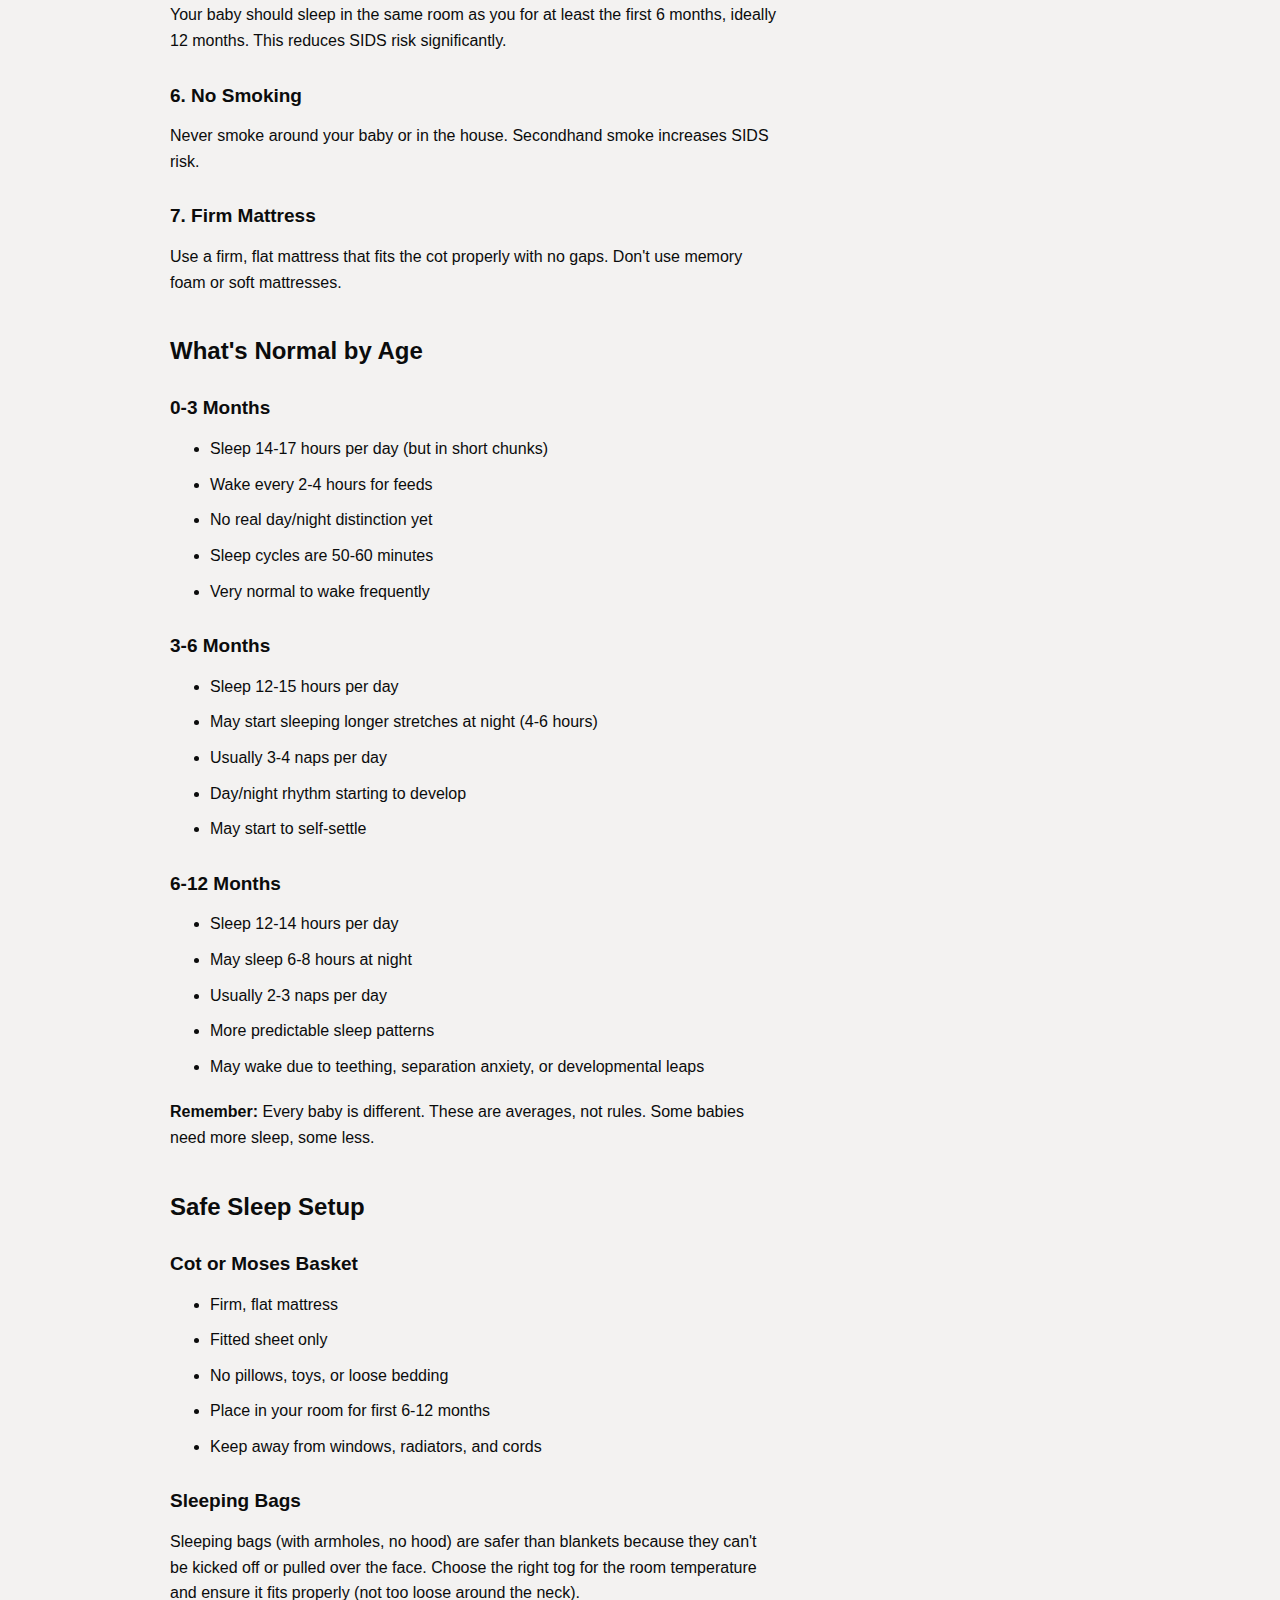
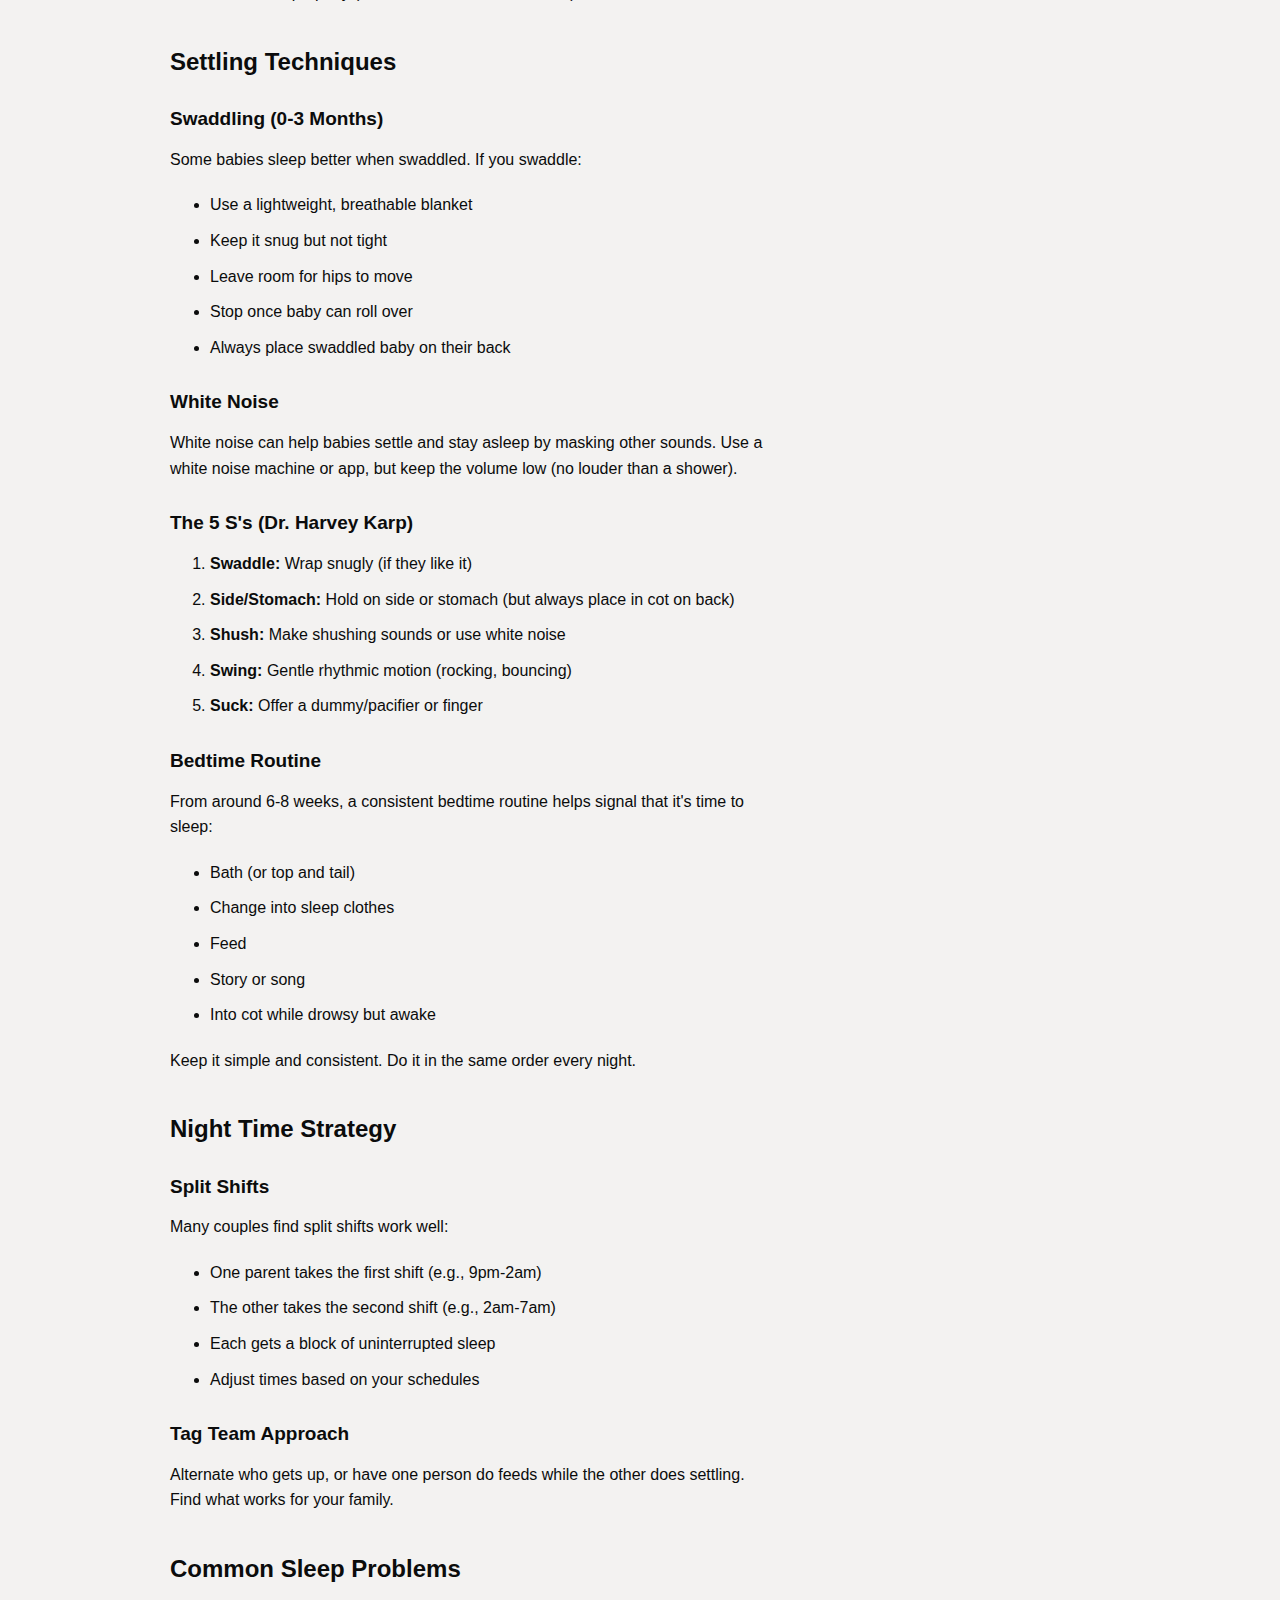
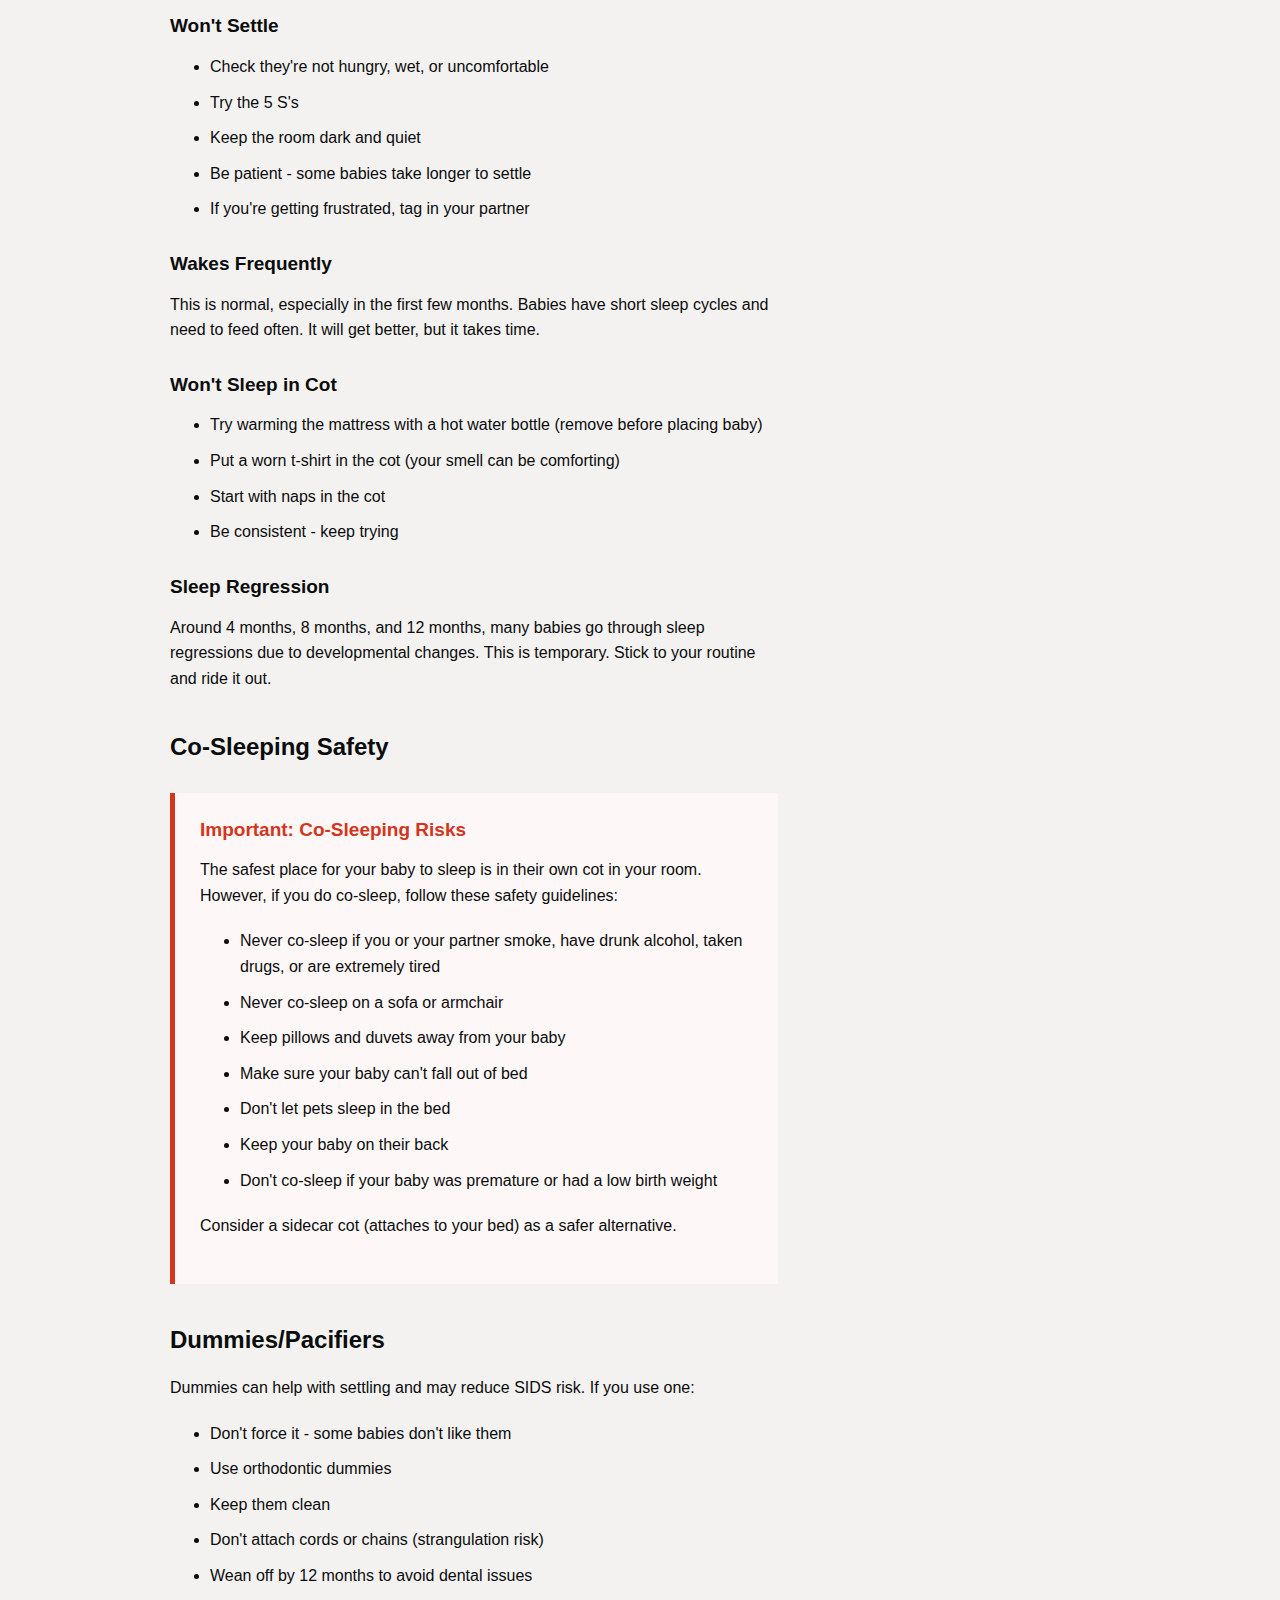
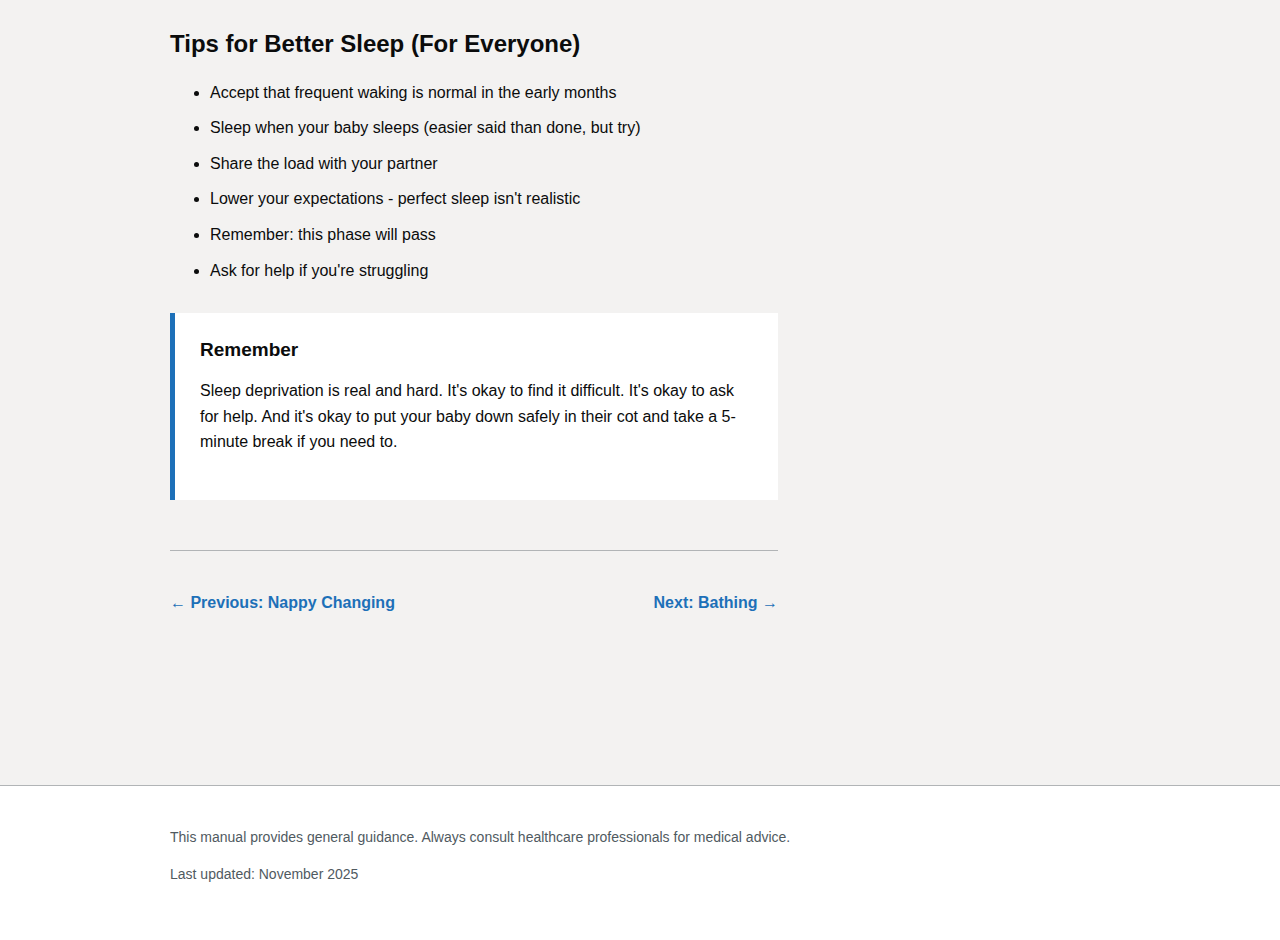
<file: sleep.html>
<!DOCTYPE html>
<html lang="en">
<head>
    <meta charset="UTF-8">
    <meta name="viewport" content="width=device-width, initial-scale=1.0">
    <title>Sleep - Baby manual for new dads</title>
    <meta name="description" content="Safe sleep rules, settling techniques, what's normal by age, and managing sleep challenges.">
    <meta name="theme-color" content="#1d70b8">
    <link rel="stylesheet" href="styles.css">
    <link rel="manifest" href="manifest.json">
    <meta name="apple-mobile-web-app-capable" content="yes">
    <meta name="apple-mobile-web-app-status-bar-style" content="black-translucent">
    <meta name="apple-mobile-web-app-title" content="Baby Manual">
</head>
<body>
    <div class="skip-link">
        <a href="#main-content">Skip to main content</a>
    </div>

    <header class="header">
        <div class="container">
            <div class="header-content">
                <h1 class="header-title">
                    <a href="index.html">Baby manual for new dads</a>
                </h1>
            </div>
        </div>
    </header>

    <div class="breadcrumbs">
        <div class="container">
            <ol>
                <li><a href="index.html">Home</a></li>
                <li>Sleep</li>
            </ol>
        </div>
    </div>

    <main id="main-content" class="main-content">
        <div class="container">
            <div class="content">
                <h1>Sleep</h1>
                <p class="lede">Understanding safe sleep, what's normal, and how to help your baby (and you) get more rest.</p>

                <div class="warning-callout">
                    <h3>Safe Sleep is Critical</h3>
                    <p>Following safe sleep guidelines significantly reduces the risk of Sudden Infant Death Syndrome (SIDS). These rules are not optional - they're essential for your baby's safety.</p>
                </div>

                <h2>Safe Sleep Rules</h2>
                <h3>1. Back to Sleep</h3>
                <p>Always place your baby on their back to sleep, for every sleep (naps and nighttime). Once they can roll over themselves (usually around 4-6 months), you don't need to keep turning them back, but always start them on their back.</p>

                <h3>2. Feet to Foot</h3>
                <p>Place your baby with their feet at the foot of the cot. This prevents them from wriggling under the covers.</p>

                <h3>3. Clear Cot</h3>
                <p>Your baby's sleep space should be clear of:</p>
                <ul>
                    <li>Pillows</li>
                    <li>Duvets or heavy blankets</li>
                    <li>Soft toys</li>
                    <li>Bumpers</li>
                    <li>Loose bedding</li>
                    <li>Sleep positioners or nests</li>
                </ul>
                <p>Use a firm, flat mattress with a fitted sheet. That's it.</p>

                <h3>4. Temperature</h3>
                <p>Room temperature should be 16-20°C (61-68°F). Use a room thermometer. Dress your baby in light layers - a vest, sleepsuit, and lightweight sleeping bag is usually enough. Don't overheat them.</p>
                <p>Check if they're too hot by feeling their chest or back - hands and feet can feel cold even when they're warm enough.</p>

                <h3>5. Same Room</h3>
                <p>Your baby should sleep in the same room as you for at least the first 6 months, ideally 12 months. This reduces SIDS risk significantly.</p>

                <h3>6. No Smoking</h3>
                <p>Never smoke around your baby or in the house. Secondhand smoke increases SIDS risk.</p>

                <h3>7. Firm Mattress</h3>
                <p>Use a firm, flat mattress that fits the cot properly with no gaps. Don't use memory foam or soft mattresses.</p>

                <h2>What's Normal by Age</h2>
                <h3>0-3 Months</h3>
                <ul>
                    <li>Sleep 14-17 hours per day (but in short chunks)</li>
                    <li>Wake every 2-4 hours for feeds</li>
                    <li>No real day/night distinction yet</li>
                    <li>Sleep cycles are 50-60 minutes</li>
                    <li>Very normal to wake frequently</li>
                </ul>

                <h3>3-6 Months</h3>
                <ul>
                    <li>Sleep 12-15 hours per day</li>
                    <li>May start sleeping longer stretches at night (4-6 hours)</li>
                    <li>Usually 3-4 naps per day</li>
                    <li>Day/night rhythm starting to develop</li>
                    <li>May start to self-settle</li>
                </ul>

                <h3>6-12 Months</h3>
                <ul>
                    <li>Sleep 12-14 hours per day</li>
                    <li>May sleep 6-8 hours at night</li>
                    <li>Usually 2-3 naps per day</li>
                    <li>More predictable sleep patterns</li>
                    <li>May wake due to teething, separation anxiety, or developmental leaps</li>
                </ul>

                <p><strong>Remember:</strong> Every baby is different. These are averages, not rules. Some babies need more sleep, some less.</p>

                <h2>Safe Sleep Setup</h2>
                <h3>Cot or Moses Basket</h3>
                <ul>
                    <li>Firm, flat mattress</li>
                    <li>Fitted sheet only</li>
                    <li>No pillows, toys, or loose bedding</li>
                    <li>Place in your room for first 6-12 months</li>
                    <li>Keep away from windows, radiators, and cords</li>
                </ul>

                <h3>Sleeping Bags</h3>
                <p>Sleeping bags (with armholes, no hood) are safer than blankets because they can't be kicked off or pulled over the face. Choose the right tog for the room temperature and ensure it fits properly (not too loose around the neck).</p>

                <h2>Settling Techniques</h2>
                <h3>Swaddling (0-3 Months)</h3>
                <p>Some babies sleep better when swaddled. If you swaddle:</p>
                <ul>
                    <li>Use a lightweight, breathable blanket</li>
                    <li>Keep it snug but not tight</li>
                    <li>Leave room for hips to move</li>
                    <li>Stop once baby can roll over</li>
                    <li>Always place swaddled baby on their back</li>
                </ul>

                <h3>White Noise</h3>
                <p>White noise can help babies settle and stay asleep by masking other sounds. Use a white noise machine or app, but keep the volume low (no louder than a shower).</p>

                <h3>The 5 S's (Dr. Harvey Karp)</h3>
                <ol>
                    <li><strong>Swaddle:</strong> Wrap snugly (if they like it)</li>
                    <li><strong>Side/Stomach:</strong> Hold on side or stomach (but always place in cot on back)</li>
                    <li><strong>Shush:</strong> Make shushing sounds or use white noise</li>
                    <li><strong>Swing:</strong> Gentle rhythmic motion (rocking, bouncing)</li>
                    <li><strong>Suck:</strong> Offer a dummy/pacifier or finger</li>
                </ol>

                <h3>Bedtime Routine</h3>
                <p>From around 6-8 weeks, a consistent bedtime routine helps signal that it's time to sleep:</p>
                <ul>
                    <li>Bath (or top and tail)</li>
                    <li>Change into sleep clothes</li>
                    <li>Feed</li>
                    <li>Story or song</li>
                    <li>Into cot while drowsy but awake</li>
                </ul>
                <p>Keep it simple and consistent. Do it in the same order every night.</p>

                <h2>Night Time Strategy</h2>
                <h3>Split Shifts</h3>
                <p>Many couples find split shifts work well:</p>
                <ul>
                    <li>One parent takes the first shift (e.g., 9pm-2am)</li>
                    <li>The other takes the second shift (e.g., 2am-7am)</li>
                    <li>Each gets a block of uninterrupted sleep</li>
                    <li>Adjust times based on your schedules</li>
                </ul>

                <h3>Tag Team Approach</h3>
                <p>Alternate who gets up, or have one person do feeds while the other does settling. Find what works for your family.</p>

                <h2>Common Sleep Problems</h2>
                <h3>Won't Settle</h3>
                <ul>
                    <li>Check they're not hungry, wet, or uncomfortable</li>
                    <li>Try the 5 S's</li>
                    <li>Keep the room dark and quiet</li>
                    <li>Be patient - some babies take longer to settle</li>
                    <li>If you're getting frustrated, tag in your partner</li>
                </ul>

                <h3>Wakes Frequently</h3>
                <p>This is normal, especially in the first few months. Babies have short sleep cycles and need to feed often. It will get better, but it takes time.</p>

                <h3>Won't Sleep in Cot</h3>
                <ul>
                    <li>Try warming the mattress with a hot water bottle (remove before placing baby)</li>
                    <li>Put a worn t-shirt in the cot (your smell can be comforting)</li>
                    <li>Start with naps in the cot</li>
                    <li>Be consistent - keep trying</li>
                </ul>

                <h3>Sleep Regression</h3>
                <p>Around 4 months, 8 months, and 12 months, many babies go through sleep regressions due to developmental changes. This is temporary. Stick to your routine and ride it out.</p>

                <h2>Co-Sleeping Safety</h2>
                <div class="warning-callout">
                    <h3>Important: Co-Sleeping Risks</h3>
                    <p>The safest place for your baby to sleep is in their own cot in your room. However, if you do co-sleep, follow these safety guidelines:</p>
                    <ul>
                        <li>Never co-sleep if you or your partner smoke, have drunk alcohol, taken drugs, or are extremely tired</li>
                        <li>Never co-sleep on a sofa or armchair</li>
                        <li>Keep pillows and duvets away from your baby</li>
                        <li>Make sure your baby can't fall out of bed</li>
                        <li>Don't let pets sleep in the bed</li>
                        <li>Keep your baby on their back</li>
                        <li>Don't co-sleep if your baby was premature or had a low birth weight</li>
                    </ul>
                    <p>Consider a sidecar cot (attaches to your bed) as a safer alternative.</p>
                </div>

                <h2>Dummies/Pacifiers</h2>
                <p>Dummies can help with settling and may reduce SIDS risk. If you use one:</p>
                <ul>
                    <li>Don't force it - some babies don't like them</li>
                    <li>Use orthodontic dummies</li>
                    <li>Keep them clean</li>
                    <li>Don't attach cords or chains (strangulation risk)</li>
                    <li>Wean off by 12 months to avoid dental issues</li>
                </ul>

                <h2>Tips for Better Sleep (For Everyone)</h2>
                <ul>
                    <li>Accept that frequent waking is normal in the early months</li>
                    <li>Sleep when your baby sleeps (easier said than done, but try)</li>
                    <li>Share the load with your partner</li>
                    <li>Lower your expectations - perfect sleep isn't realistic</li>
                    <li>Remember: this phase will pass</li>
                    <li>Ask for help if you're struggling</li>
                </ul>

                <div class="callout">
                    <h3>Remember</h3>
                    <p>Sleep deprivation is real and hard. It's okay to find it difficult. It's okay to ask for help. And it's okay to put your baby down safely in their cot and take a 5-minute break if you need to.</p>
                </div>

                <nav class="page-nav">
                    <a href="nappy-changing.html">← Previous: Nappy Changing</a>
                    <a href="bathing.html">Next: Bathing →</a>
                </nav>
            </div>
        </div>
    </main>

    <footer class="footer">
        <div class="container">
            <p>This manual provides general guidance. Always consult healthcare professionals for medical advice.</p>
            <p class="footer-meta">Last updated: November 2025</p>
        </div>
    </footer>

    <script>
        if ('serviceWorker' in navigator) {
            window.addEventListener('load', () => {
                navigator.serviceWorker.register('/sw.js')
                    .then(registration => console.log('SW registered'))
                    .catch(error => console.log('SW registration failed'));
            });
        }
    </script>
</body>
</html>
</file>
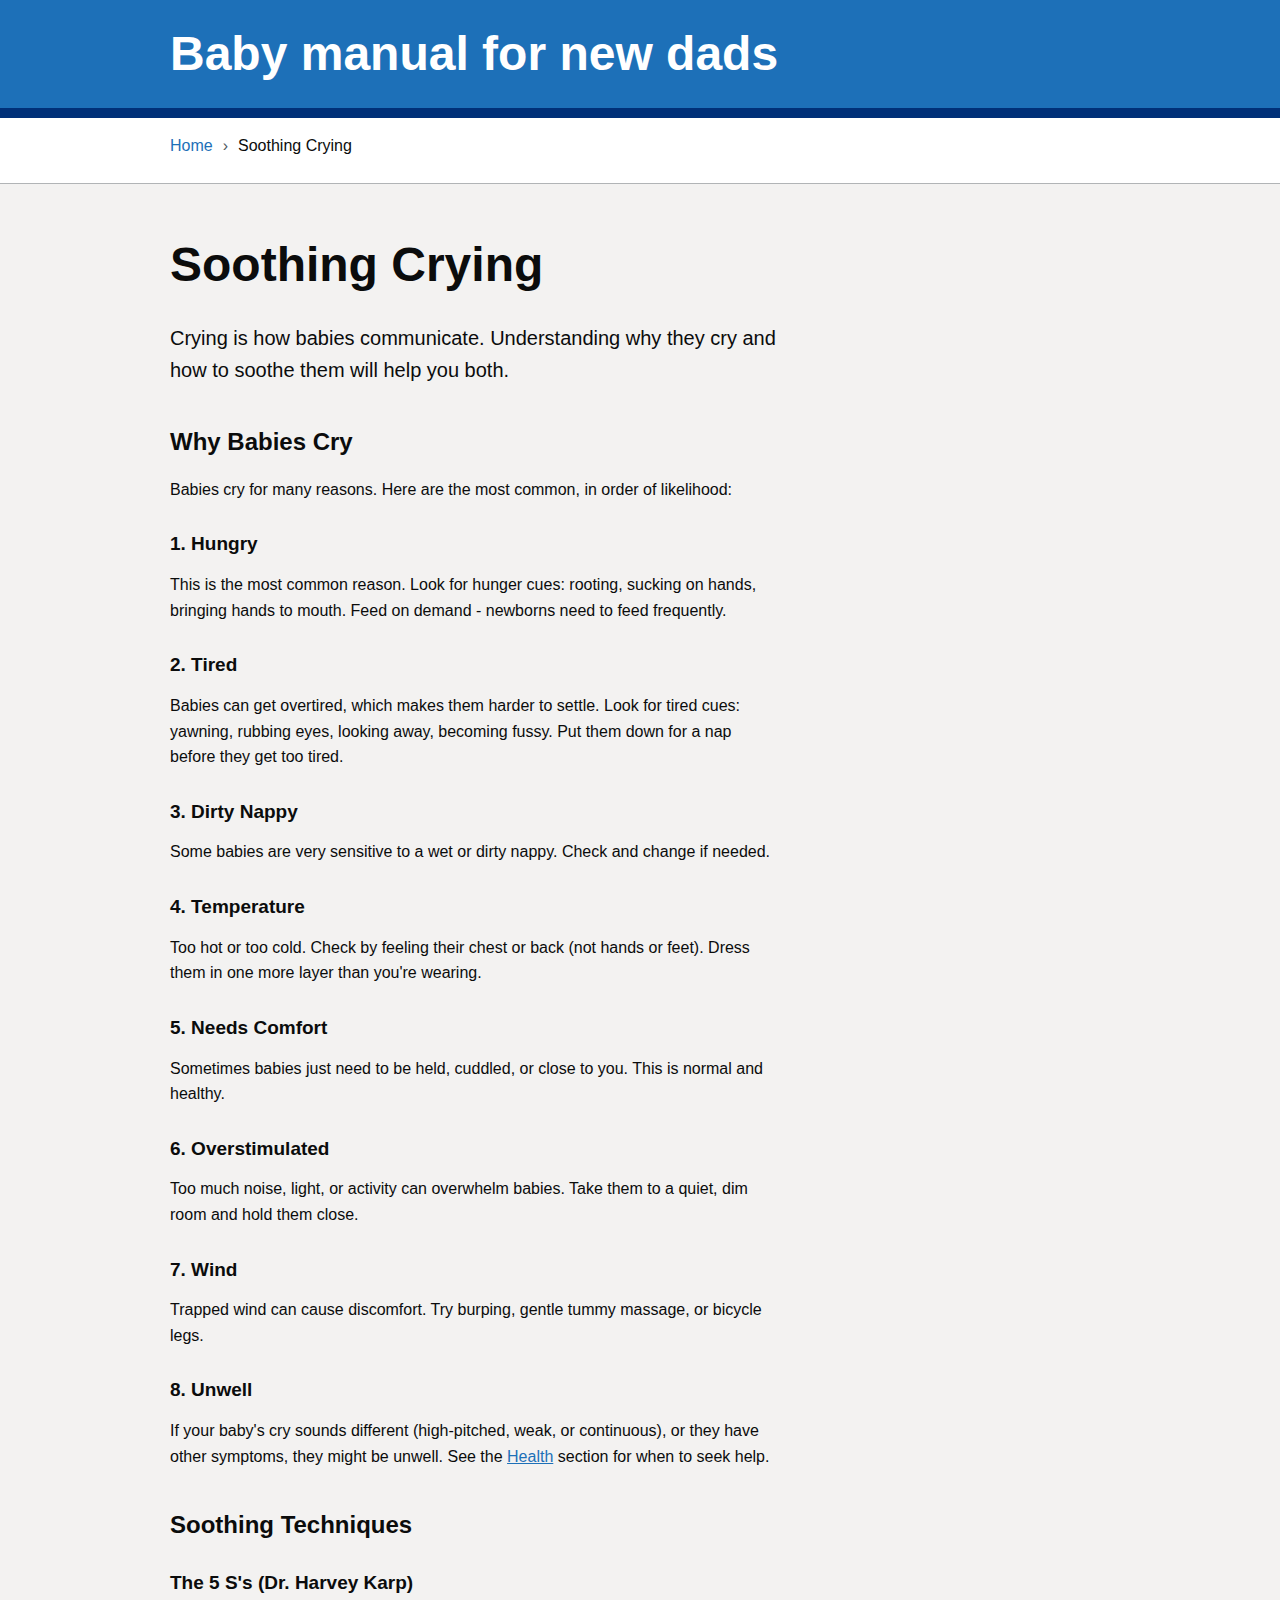
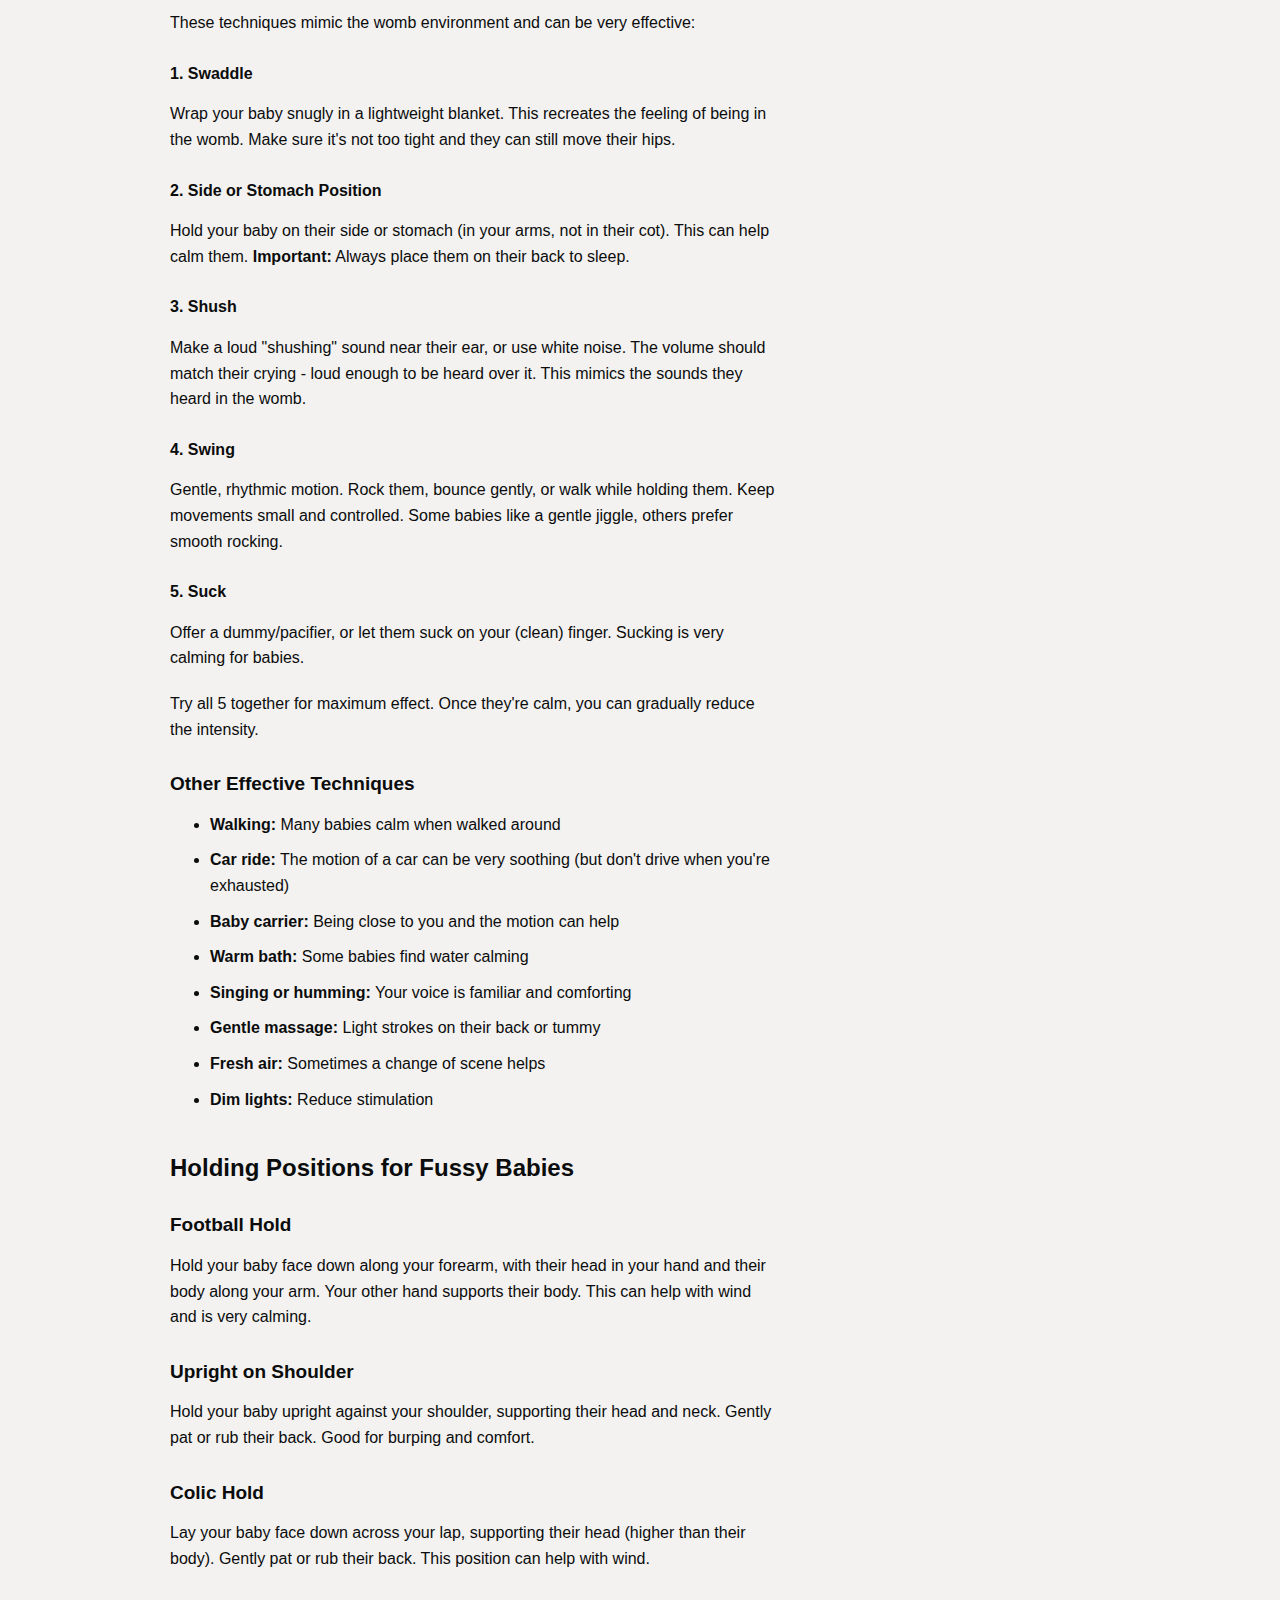
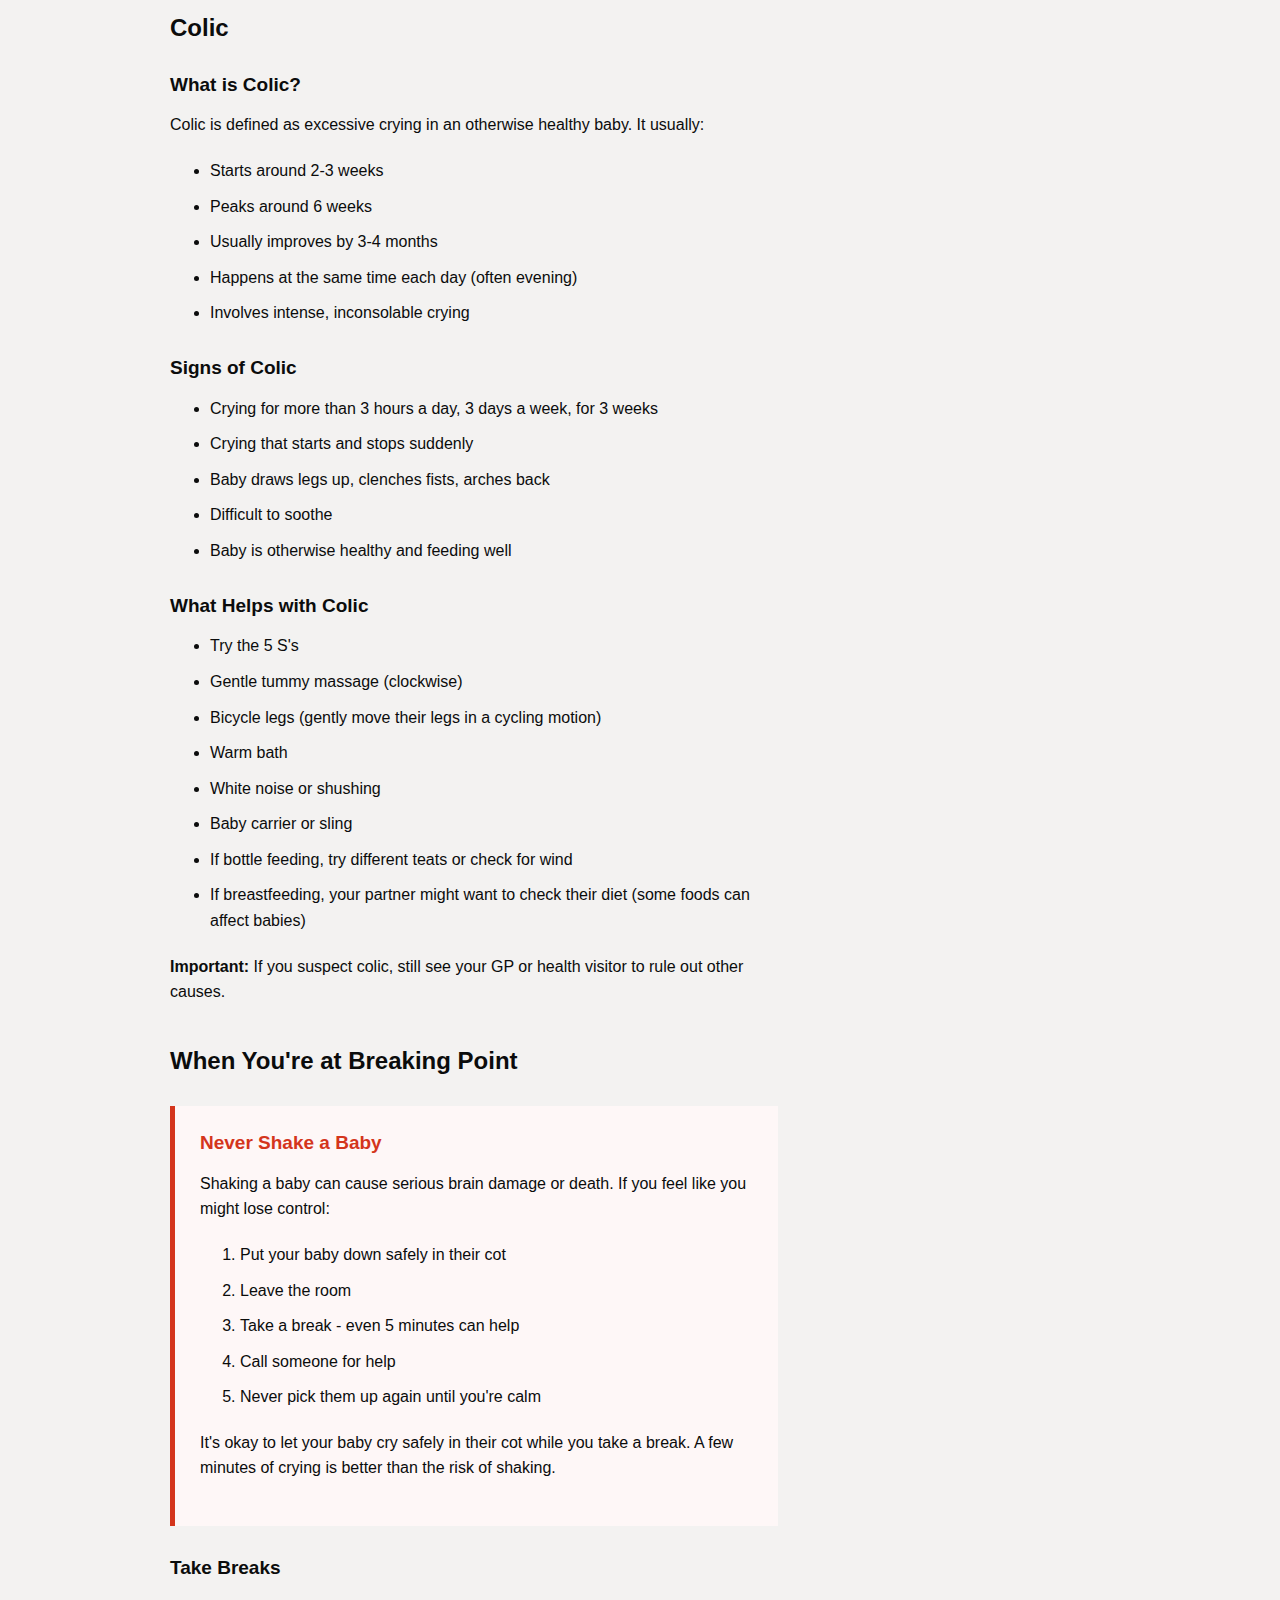
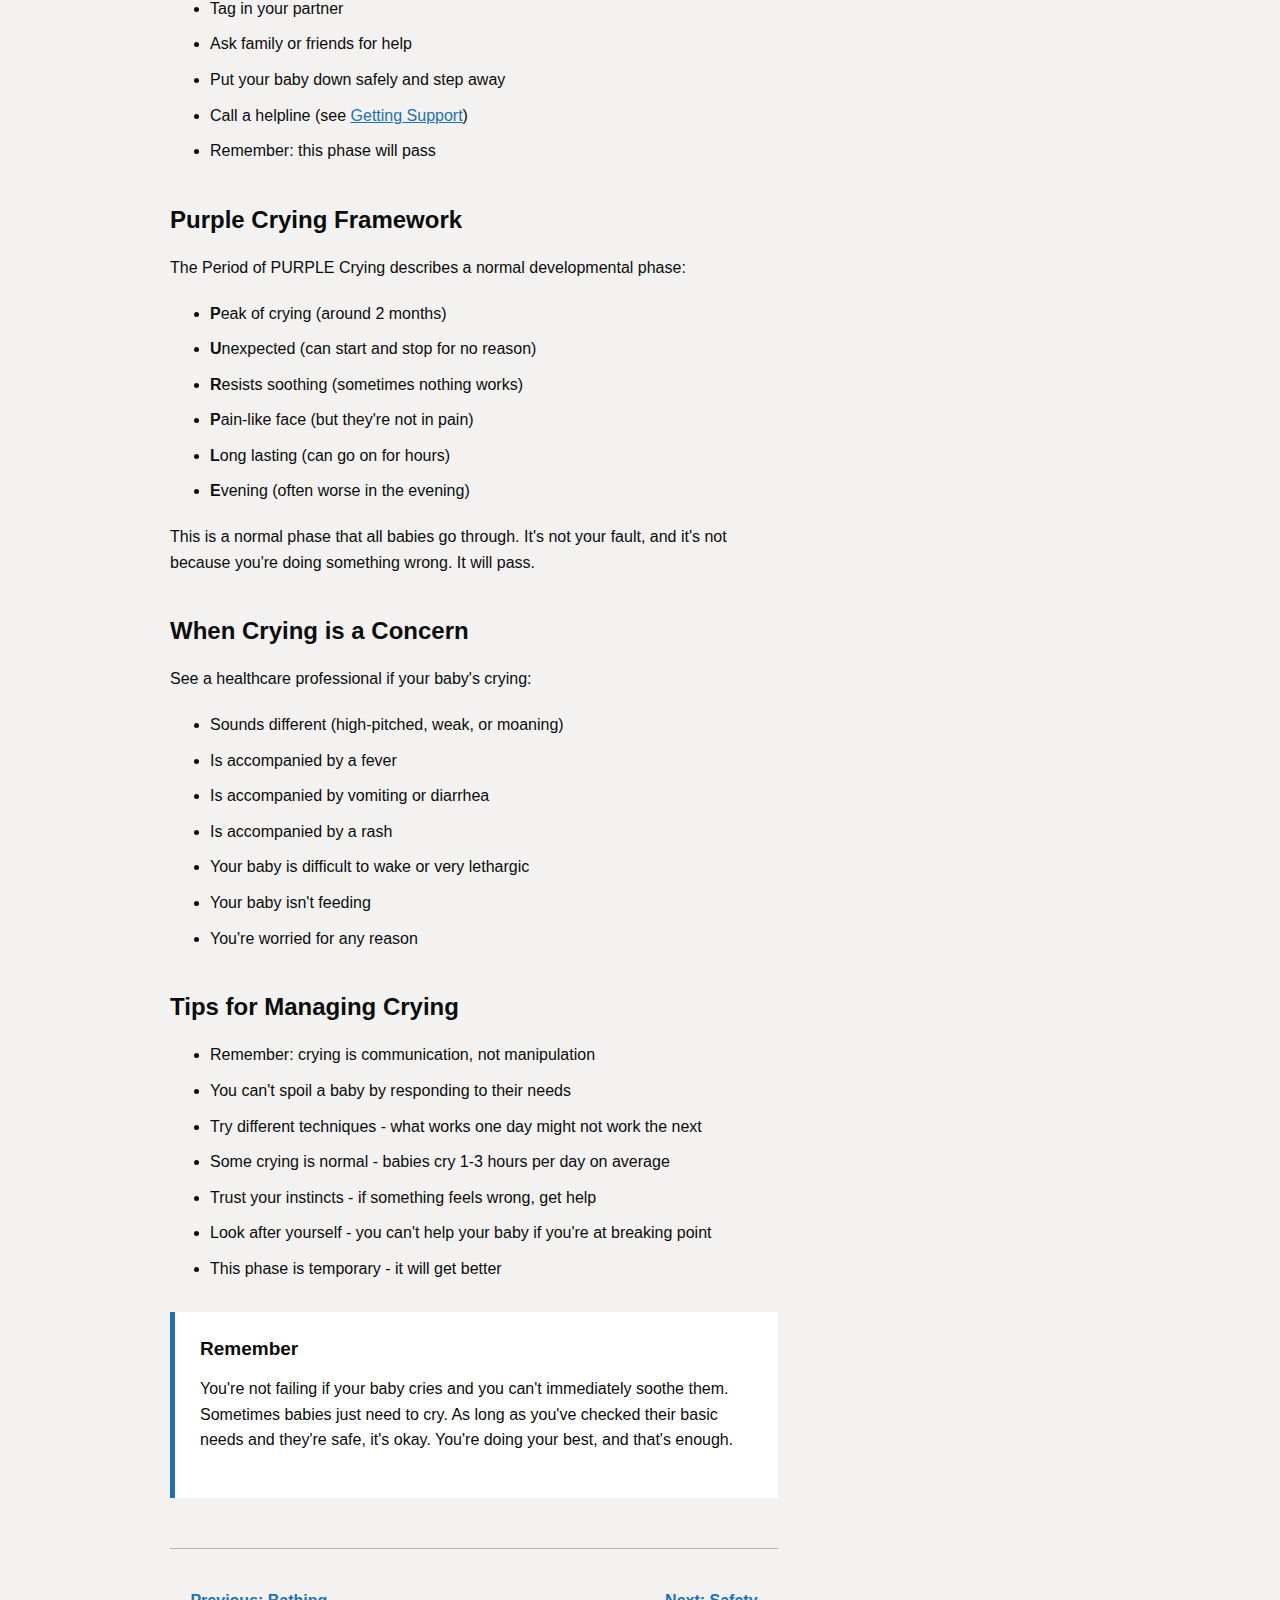
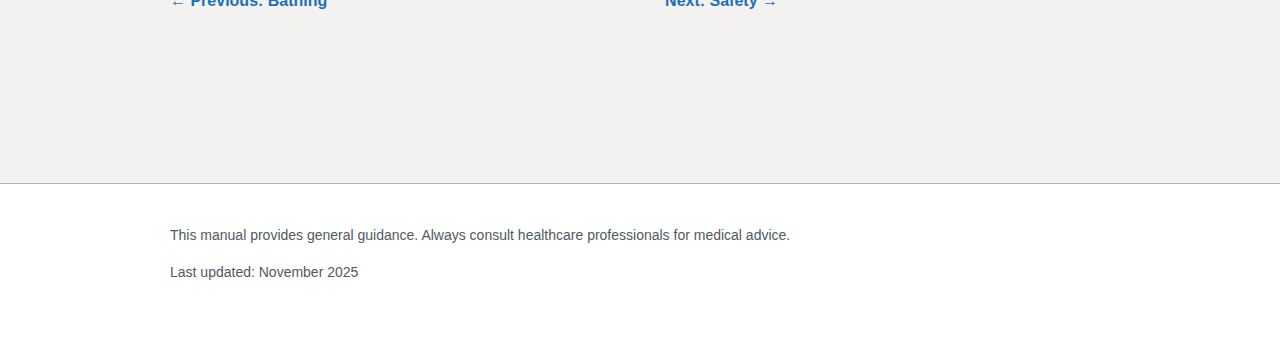
<file: soothing.html>
<!DOCTYPE html>
<html lang="en">
<head>
    <meta charset="UTF-8">
    <meta name="viewport" content="width=device-width, initial-scale=1.0">
    <title>Soothing Crying - Baby manual for new dads</title>
    <meta name="description" content="Understanding why babies cry and effective techniques to soothe them, including the 5 S's and handling colic.">
    <meta name="theme-color" content="#1d70b8">
    <link rel="stylesheet" href="styles.css">
    <link rel="manifest" href="manifest.json">
    <meta name="apple-mobile-web-app-capable" content="yes">
    <meta name="apple-mobile-web-app-status-bar-style" content="black-translucent">
    <meta name="apple-mobile-web-app-title" content="Baby Manual">
</head>
<body>
    <div class="skip-link">
        <a href="#main-content">Skip to main content</a>
    </div>

    <header class="header">
        <div class="container">
            <div class="header-content">
                <h1 class="header-title">
                    <a href="index.html">Baby manual for new dads</a>
                </h1>
            </div>
        </div>
    </header>

    <div class="breadcrumbs">
        <div class="container">
            <ol>
                <li><a href="index.html">Home</a></li>
                <li>Soothing Crying</li>
            </ol>
        </div>
    </div>

    <main id="main-content" class="main-content">
        <div class="container">
            <div class="content">
                <h1>Soothing Crying</h1>
                <p class="lede">Crying is how babies communicate. Understanding why they cry and how to soothe them will help you both.</p>

                <h2>Why Babies Cry</h2>
                <p>Babies cry for many reasons. Here are the most common, in order of likelihood:</p>

                <h3>1. Hungry</h3>
                <p>This is the most common reason. Look for hunger cues: rooting, sucking on hands, bringing hands to mouth. Feed on demand - newborns need to feed frequently.</p>

                <h3>2. Tired</h3>
                <p>Babies can get overtired, which makes them harder to settle. Look for tired cues: yawning, rubbing eyes, looking away, becoming fussy. Put them down for a nap before they get too tired.</p>

                <h3>3. Dirty Nappy</h3>
                <p>Some babies are very sensitive to a wet or dirty nappy. Check and change if needed.</p>

                <h3>4. Temperature</h3>
                <p>Too hot or too cold. Check by feeling their chest or back (not hands or feet). Dress them in one more layer than you're wearing.</p>

                <h3>5. Needs Comfort</h3>
                <p>Sometimes babies just need to be held, cuddled, or close to you. This is normal and healthy.</p>

                <h3>6. Overstimulated</h3>
                <p>Too much noise, light, or activity can overwhelm babies. Take them to a quiet, dim room and hold them close.</p>

                <h3>7. Wind</h3>
                <p>Trapped wind can cause discomfort. Try burping, gentle tummy massage, or bicycle legs.</p>

                <h3>8. Unwell</h3>
                <p>If your baby's cry sounds different (high-pitched, weak, or continuous), or they have other symptoms, they might be unwell. See the <a href="health.html">Health</a> section for when to seek help.</p>

                <h2>Soothing Techniques</h2>
                <h3>The 5 S's (Dr. Harvey Karp)</h3>
                <p>These techniques mimic the womb environment and can be very effective:</p>

                <h4>1. Swaddle</h4>
                <p>Wrap your baby snugly in a lightweight blanket. This recreates the feeling of being in the womb. Make sure it's not too tight and they can still move their hips.</p>

                <h4>2. Side or Stomach Position</h4>
                <p>Hold your baby on their side or stomach (in your arms, not in their cot). This can help calm them. <strong>Important:</strong> Always place them on their back to sleep.</p>

                <h4>3. Shush</h4>
                <p>Make a loud "shushing" sound near their ear, or use white noise. The volume should match their crying - loud enough to be heard over it. This mimics the sounds they heard in the womb.</p>

                <h4>4. Swing</h4>
                <p>Gentle, rhythmic motion. Rock them, bounce gently, or walk while holding them. Keep movements small and controlled. Some babies like a gentle jiggle, others prefer smooth rocking.</p>

                <h4>5. Suck</h4>
                <p>Offer a dummy/pacifier, or let them suck on your (clean) finger. Sucking is very calming for babies.</p>

                <p>Try all 5 together for maximum effect. Once they're calm, you can gradually reduce the intensity.</p>

                <h3>Other Effective Techniques</h3>
                <ul>
                    <li><strong>Walking:</strong> Many babies calm when walked around</li>
                    <li><strong>Car ride:</strong> The motion of a car can be very soothing (but don't drive when you're exhausted)</li>
                    <li><strong>Baby carrier:</strong> Being close to you and the motion can help</li>
                    <li><strong>Warm bath:</strong> Some babies find water calming</li>
                    <li><strong>Singing or humming:</strong> Your voice is familiar and comforting</li>
                    <li><strong>Gentle massage:</strong> Light strokes on their back or tummy</li>
                    <li><strong>Fresh air:</strong> Sometimes a change of scene helps</li>
                    <li><strong>Dim lights:</strong> Reduce stimulation</li>
                </ul>

                <h2>Holding Positions for Fussy Babies</h2>
                <h3>Football Hold</h3>
                <p>Hold your baby face down along your forearm, with their head in your hand and their body along your arm. Your other hand supports their body. This can help with wind and is very calming.</p>

                <h3>Upright on Shoulder</h3>
                <p>Hold your baby upright against your shoulder, supporting their head and neck. Gently pat or rub their back. Good for burping and comfort.</p>

                <h3>Colic Hold</h3>
                <p>Lay your baby face down across your lap, supporting their head (higher than their body). Gently pat or rub their back. This position can help with wind.</p>

                <h2>Colic</h2>
                <h3>What is Colic?</h3>
                <p>Colic is defined as excessive crying in an otherwise healthy baby. It usually:</p>
                <ul>
                    <li>Starts around 2-3 weeks</li>
                    <li>Peaks around 6 weeks</li>
                    <li>Usually improves by 3-4 months</li>
                    <li>Happens at the same time each day (often evening)</li>
                    <li>Involves intense, inconsolable crying</li>
                </ul>

                <h3>Signs of Colic</h3>
                <ul>
                    <li>Crying for more than 3 hours a day, 3 days a week, for 3 weeks</li>
                    <li>Crying that starts and stops suddenly</li>
                    <li>Baby draws legs up, clenches fists, arches back</li>
                    <li>Difficult to soothe</li>
                    <li>Baby is otherwise healthy and feeding well</li>
                </ul>

                <h3>What Helps with Colic</h3>
                <ul>
                    <li>Try the 5 S's</li>
                    <li>Gentle tummy massage (clockwise)</li>
                    <li>Bicycle legs (gently move their legs in a cycling motion)</li>
                    <li>Warm bath</li>
                    <li>White noise or shushing</li>
                    <li>Baby carrier or sling</li>
                    <li>If bottle feeding, try different teats or check for wind</li>
                    <li>If breastfeeding, your partner might want to check their diet (some foods can affect babies)</li>
                </ul>

                <p><strong>Important:</strong> If you suspect colic, still see your GP or health visitor to rule out other causes.</p>

                <h2>When You're at Breaking Point</h2>
                <div class="warning-callout">
                    <h3>Never Shake a Baby</h3>
                    <p>Shaking a baby can cause serious brain damage or death. If you feel like you might lose control:</p>
                    <ol>
                        <li>Put your baby down safely in their cot</li>
                        <li>Leave the room</li>
                        <li>Take a break - even 5 minutes can help</li>
                        <li>Call someone for help</li>
                        <li>Never pick them up again until you're calm</li>
                    </ol>
                    <p>It's okay to let your baby cry safely in their cot while you take a break. A few minutes of crying is better than the risk of shaking.</p>
                </div>

                <h3>Take Breaks</h3>
                <ul>
                    <li>Tag in your partner</li>
                    <li>Ask family or friends for help</li>
                    <li>Put your baby down safely and step away</li>
                    <li>Call a helpline (see <a href="support.html">Getting Support</a>)</li>
                    <li>Remember: this phase will pass</li>
                </ul>

                <h2>Purple Crying Framework</h2>
                <p>The Period of PURPLE Crying describes a normal developmental phase:</p>
                <ul>
                    <li><strong>P</strong>eak of crying (around 2 months)</li>
                    <li><strong>U</strong>nexpected (can start and stop for no reason)</li>
                    <li><strong>R</strong>esists soothing (sometimes nothing works)</li>
                    <li><strong>P</strong>ain-like face (but they're not in pain)</li>
                    <li><strong>L</strong>ong lasting (can go on for hours)</li>
                    <li><strong>E</strong>vening (often worse in the evening)</li>
                </ul>

                <p>This is a normal phase that all babies go through. It's not your fault, and it's not because you're doing something wrong. It will pass.</p>

                <h2>When Crying is a Concern</h2>
                <p>See a healthcare professional if your baby's crying:</p>
                <ul>
                    <li>Sounds different (high-pitched, weak, or moaning)</li>
                    <li>Is accompanied by a fever</li>
                    <li>Is accompanied by vomiting or diarrhea</li>
                    <li>Is accompanied by a rash</li>
                    <li>Your baby is difficult to wake or very lethargic</li>
                    <li>Your baby isn't feeding</li>
                    <li>You're worried for any reason</li>
                </ul>

                <h2>Tips for Managing Crying</h2>
                <ul>
                    <li>Remember: crying is communication, not manipulation</li>
                    <li>You can't spoil a baby by responding to their needs</li>
                    <li>Try different techniques - what works one day might not work the next</li>
                    <li>Some crying is normal - babies cry 1-3 hours per day on average</li>
                    <li>Trust your instincts - if something feels wrong, get help</li>
                    <li>Look after yourself - you can't help your baby if you're at breaking point</li>
                    <li>This phase is temporary - it will get better</li>
                </ul>

                <div class="callout">
                    <h3>Remember</h3>
                    <p>You're not failing if your baby cries and you can't immediately soothe them. Sometimes babies just need to cry. As long as you've checked their basic needs and they're safe, it's okay. You're doing your best, and that's enough.</p>
                </div>

                <nav class="page-nav">
                    <a href="bathing.html">← Previous: Bathing</a>
                    <a href="safety.html">Next: Safety →</a>
                </nav>
            </div>
        </div>
    </main>

    <footer class="footer">
        <div class="container">
            <p>This manual provides general guidance. Always consult healthcare professionals for medical advice.</p>
            <p class="footer-meta">Last updated: November 2025</p>
        </div>
    </footer>

    <script>
        if ('serviceWorker' in navigator) {
            window.addEventListener('load', () => {
                navigator.serviceWorker.register('/sw.js')
                    .then(registration => console.log('SW registered'))
                    .catch(error => console.log('SW registration failed'));
            });
        }
    </script>
</body>
</html>
</file>
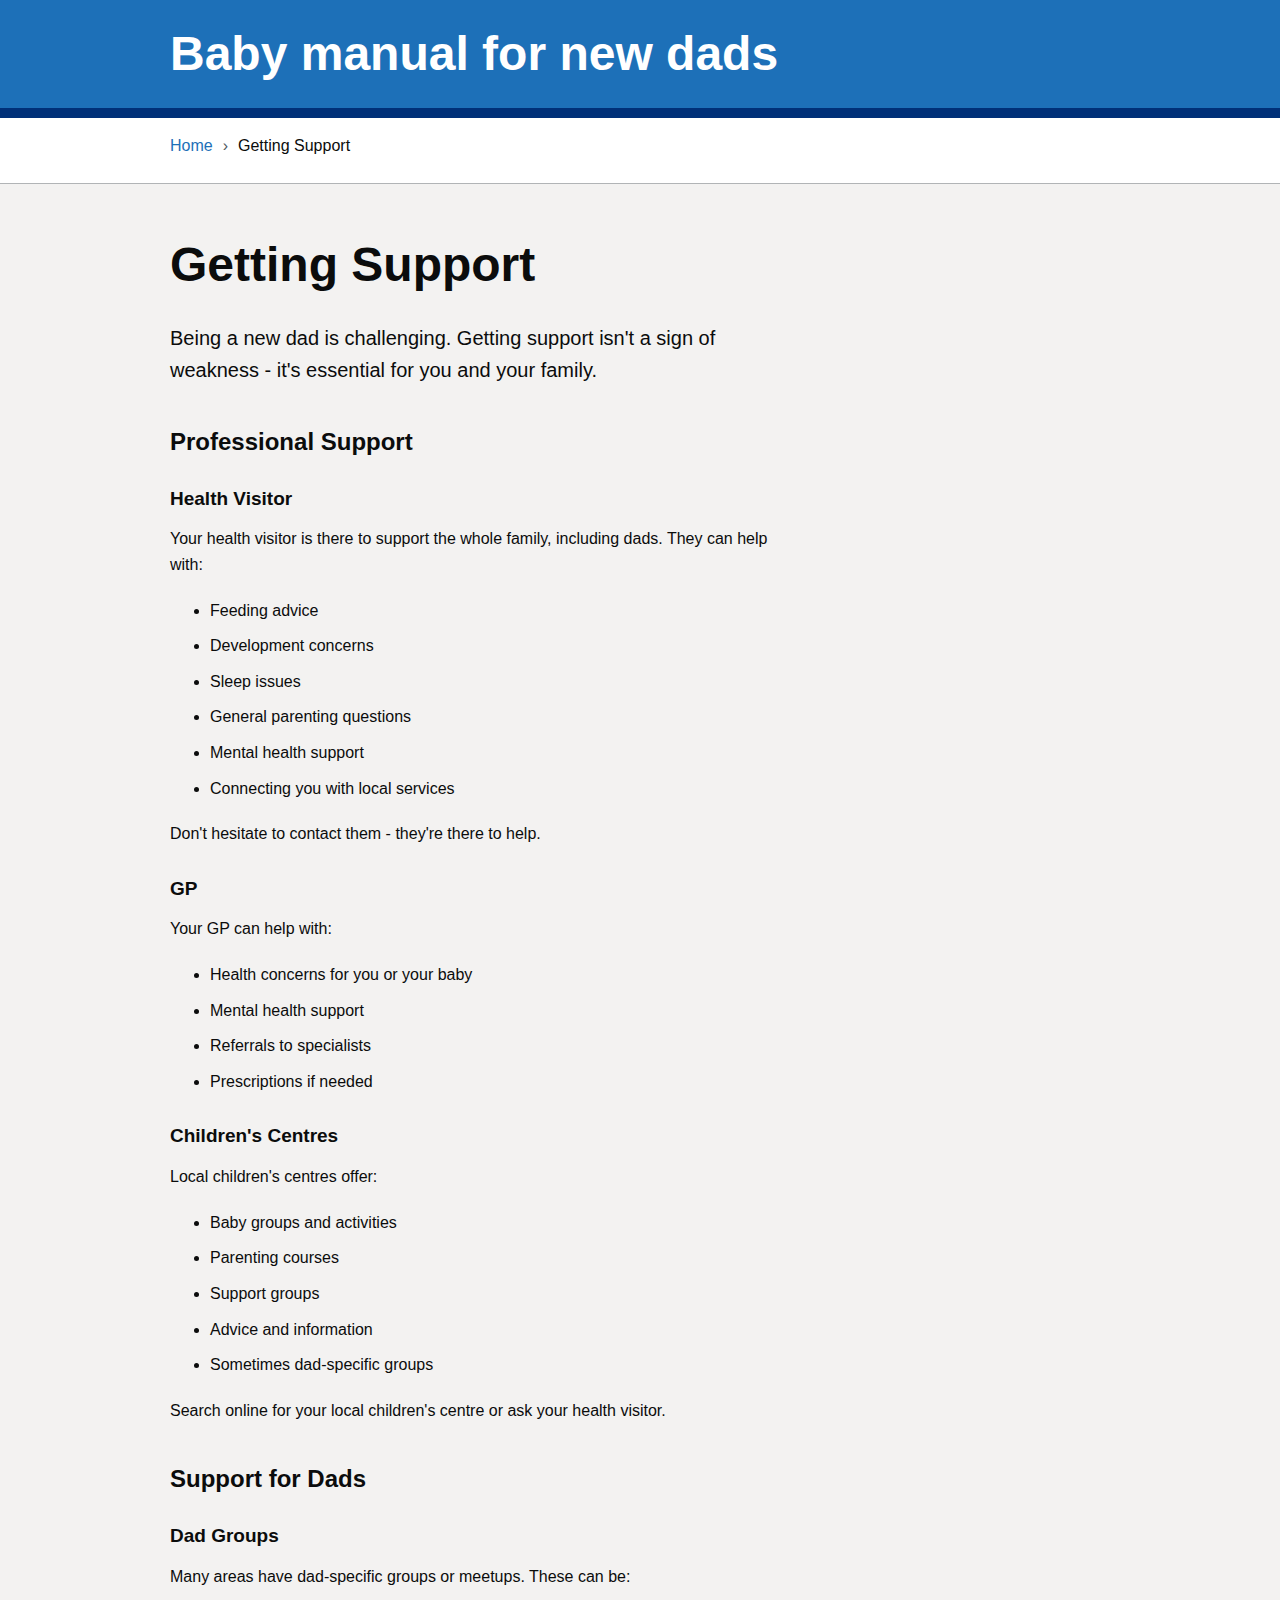
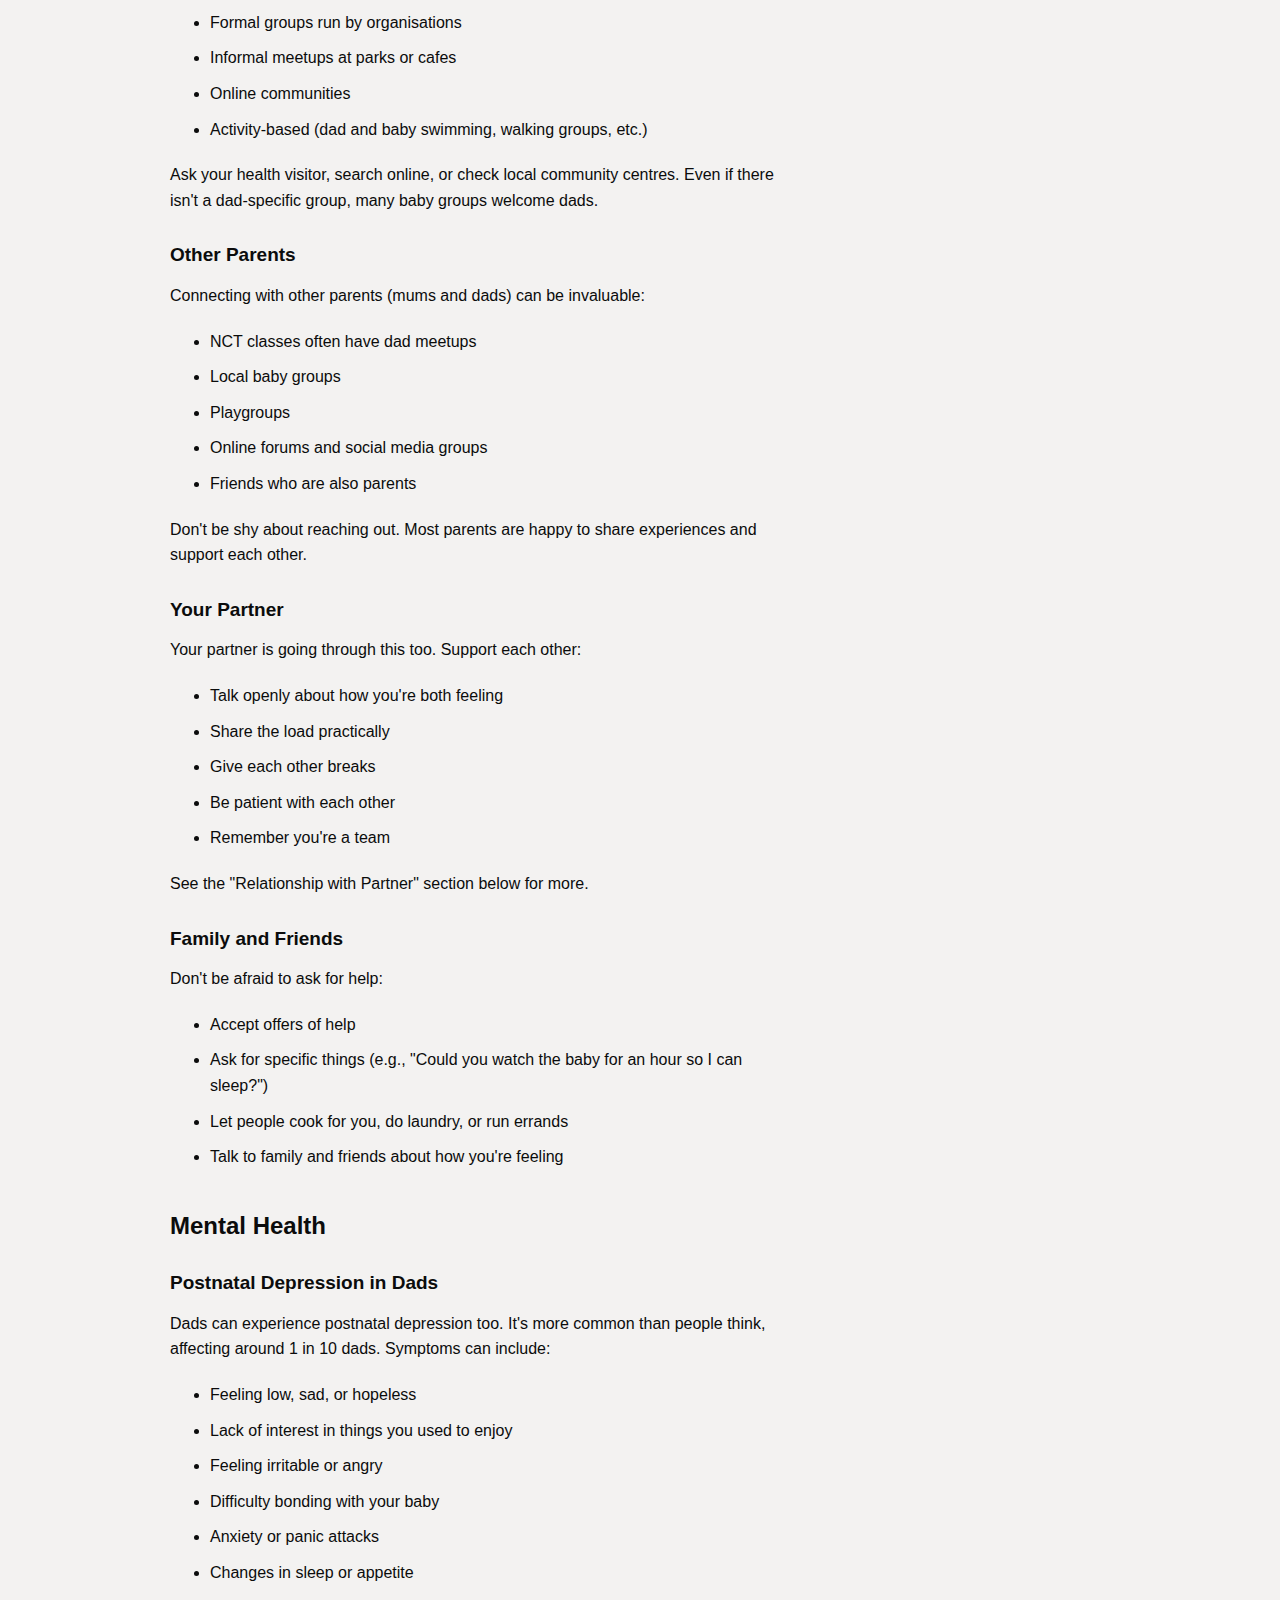
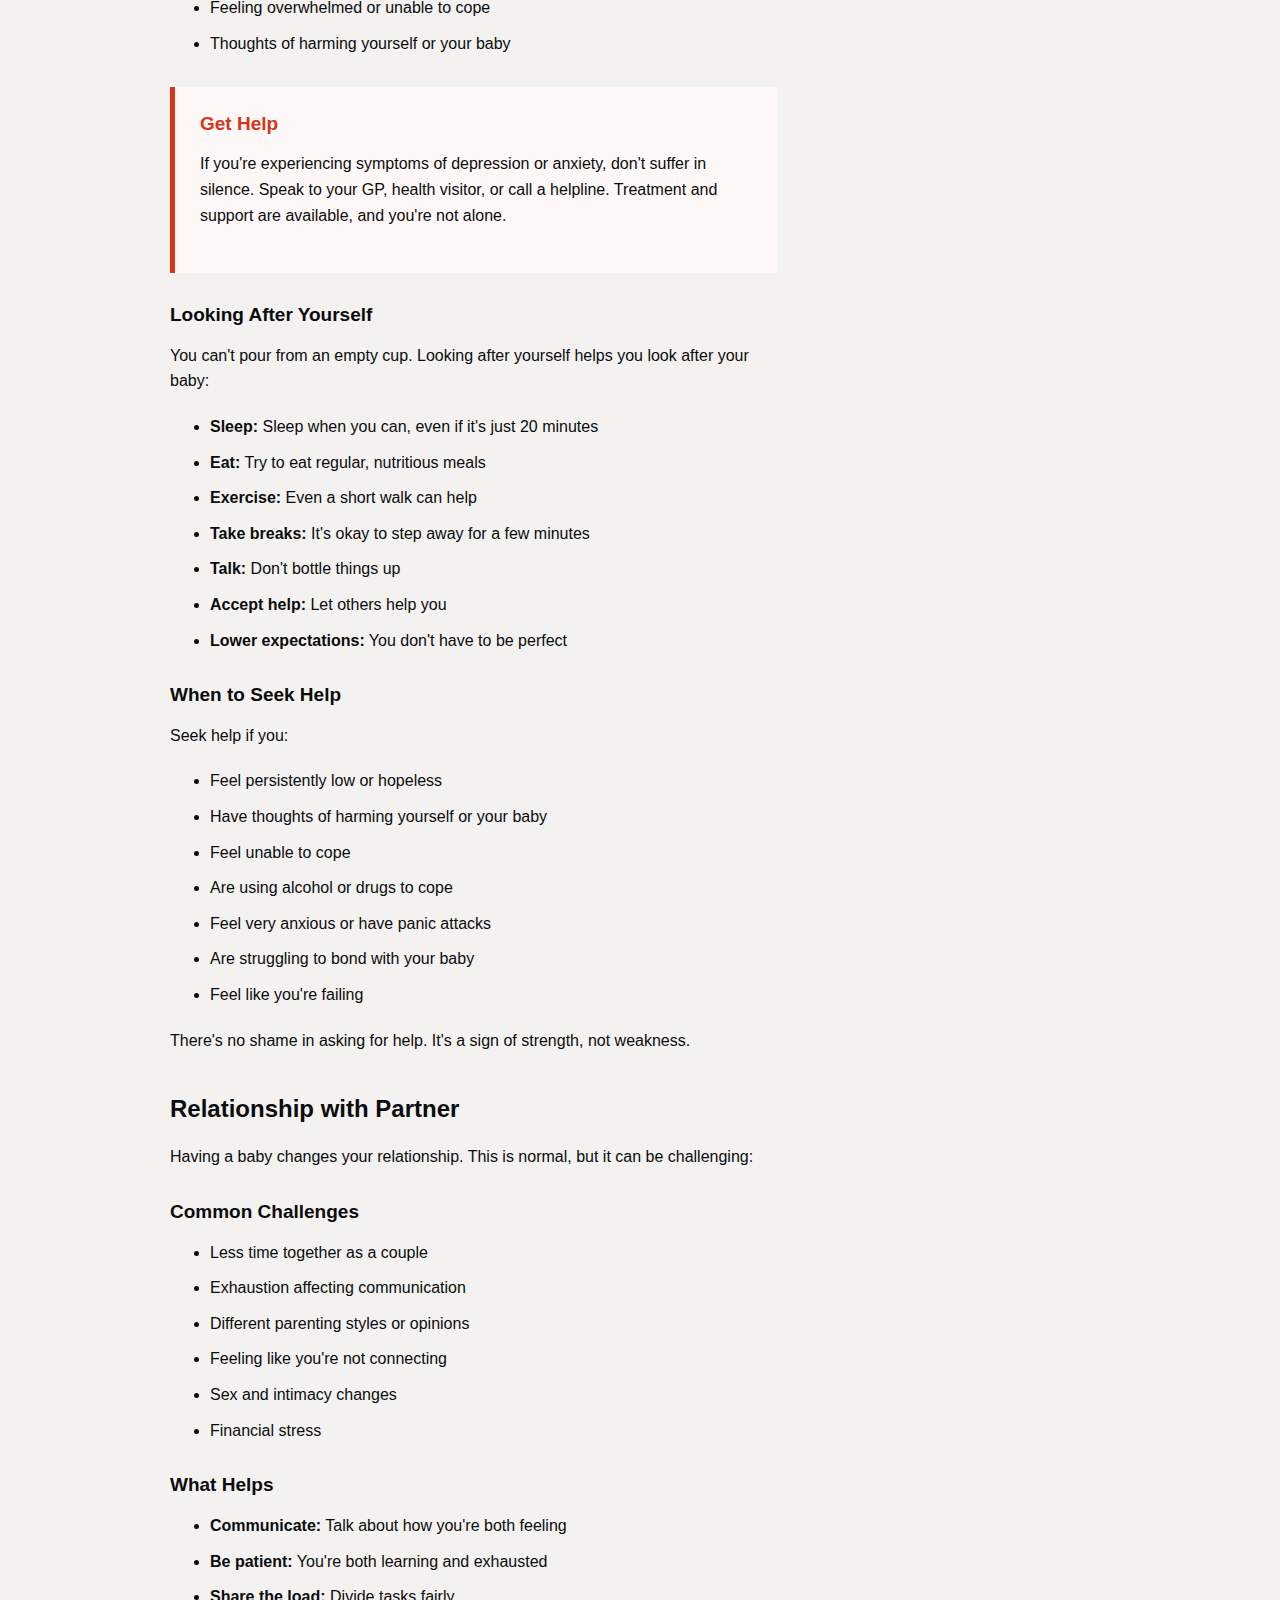
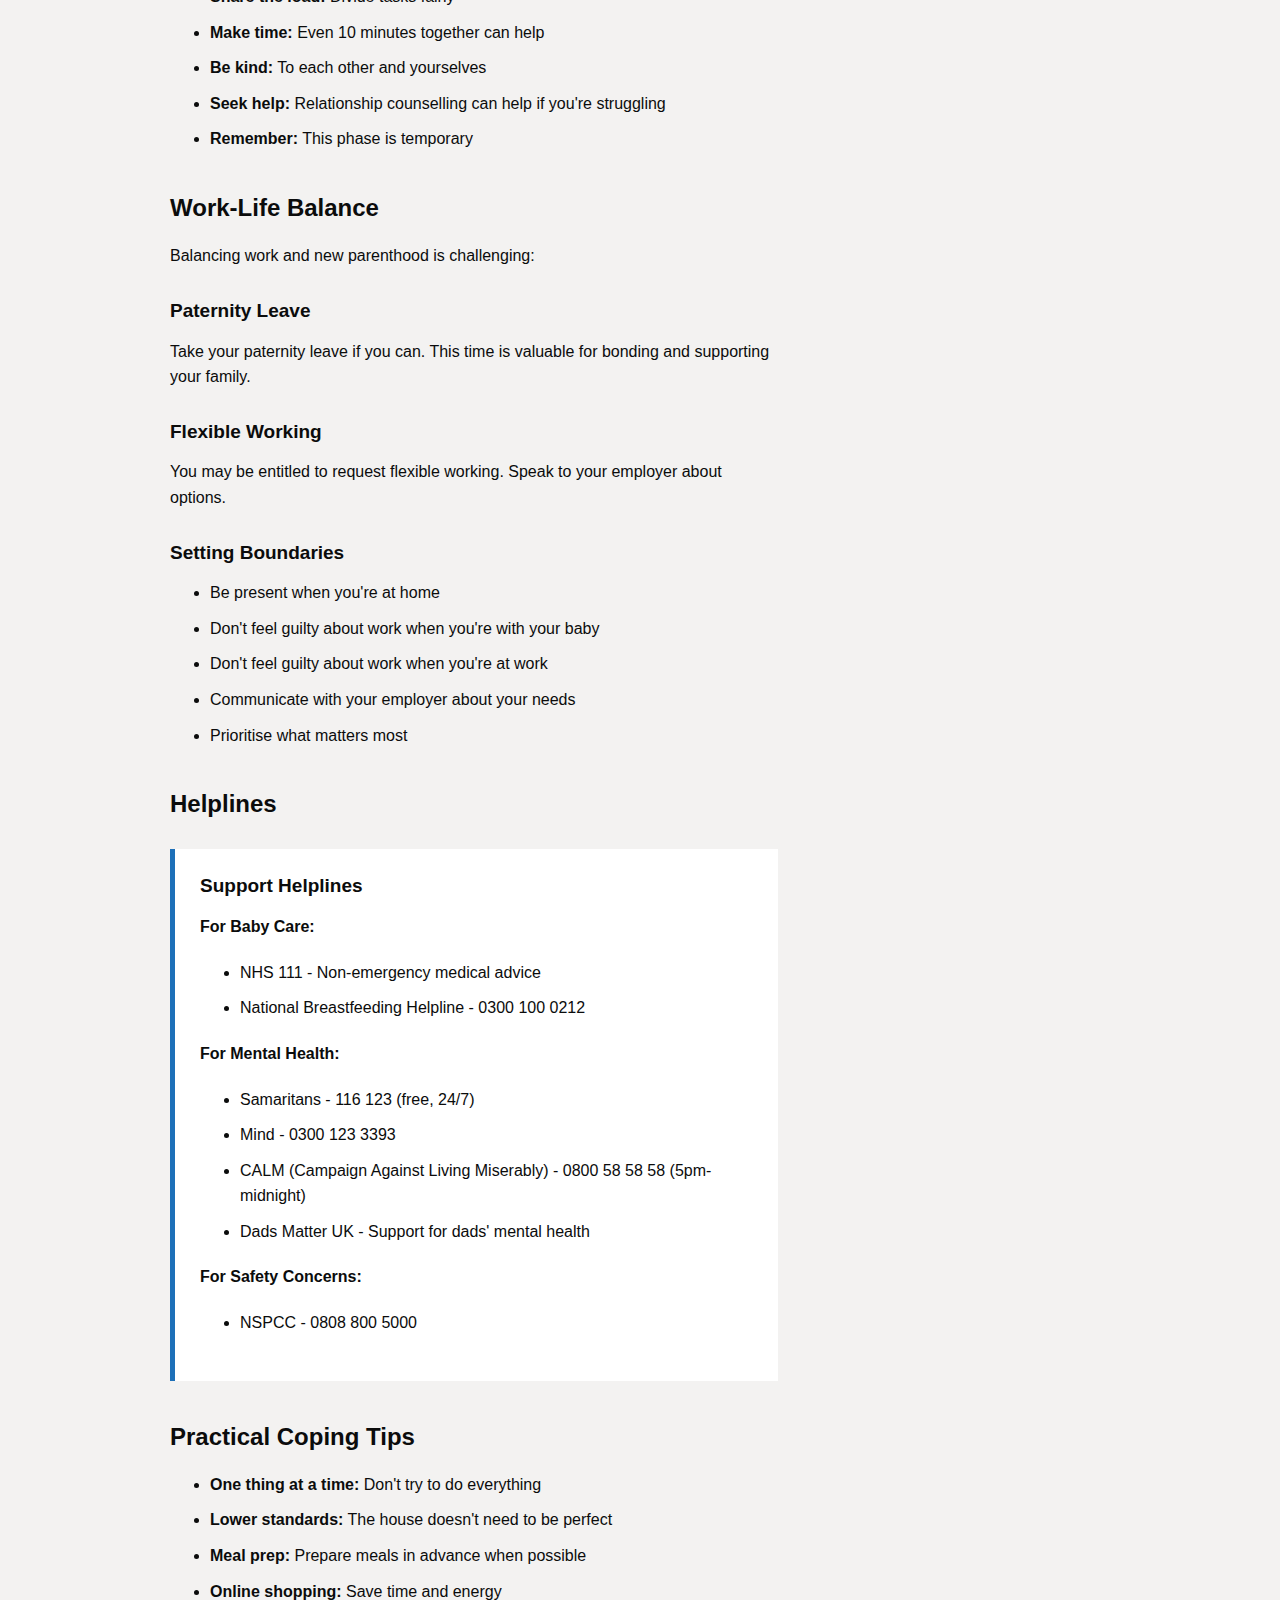
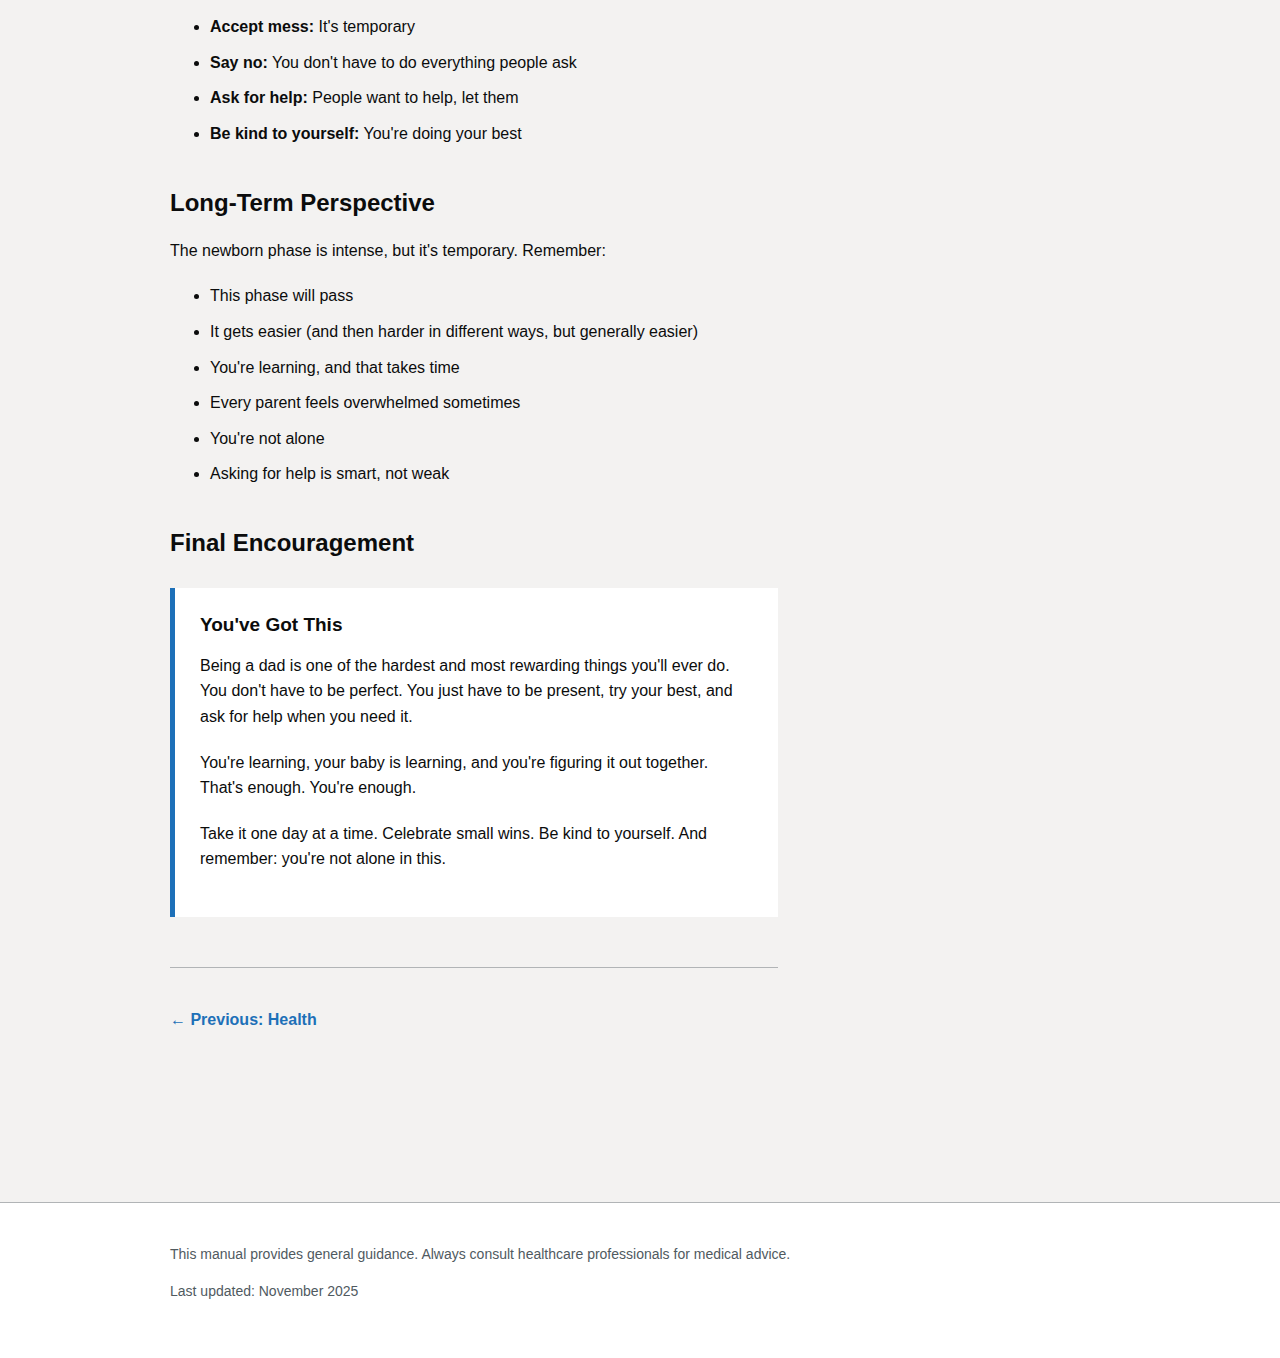
<file: support.html>
<!DOCTYPE html>
<html lang="en">
<head>
    <meta charset="UTF-8">
    <meta name="viewport" content="width=device-width, initial-scale=1.0">
    <title>Getting Support - Baby manual for new dads</title>
    <meta name="description" content="Professional support, dad groups, mental health resources, and looking after yourself as a new dad.">
    <meta name="theme-color" content="#1d70b8">
    <link rel="stylesheet" href="styles.css">
    <link rel="manifest" href="manifest.json">
    <meta name="apple-mobile-web-app-capable" content="yes">
    <meta name="apple-mobile-web-app-status-bar-style" content="black-translucent">
    <meta name="apple-mobile-web-app-title" content="Baby Manual">
</head>
<body>
    <div class="skip-link">
        <a href="#main-content">Skip to main content</a>
    </div>

    <header class="header">
        <div class="container">
            <div class="header-content">
                <h1 class="header-title">
                    <a href="index.html">Baby manual for new dads</a>
                </h1>
            </div>
        </div>
    </header>

    <div class="breadcrumbs">
        <div class="container">
            <ol>
                <li><a href="index.html">Home</a></li>
                <li>Getting Support</li>
            </ol>
        </div>
    </div>

    <main id="main-content" class="main-content">
        <div class="container">
            <div class="content">
                <h1>Getting Support</h1>
                <p class="lede">Being a new dad is challenging. Getting support isn't a sign of weakness - it's essential for you and your family.</p>

                <h2>Professional Support</h2>
                <h3>Health Visitor</h3>
                <p>Your health visitor is there to support the whole family, including dads. They can help with:</p>
                <ul>
                    <li>Feeding advice</li>
                    <li>Development concerns</li>
                    <li>Sleep issues</li>
                    <li>General parenting questions</li>
                    <li>Mental health support</li>
                    <li>Connecting you with local services</li>
                </ul>
                <p>Don't hesitate to contact them - they're there to help.</p>

                <h3>GP</h3>
                <p>Your GP can help with:</p>
                <ul>
                    <li>Health concerns for you or your baby</li>
                    <li>Mental health support</li>
                    <li>Referrals to specialists</li>
                    <li>Prescriptions if needed</li>
                </ul>

                <h3>Children's Centres</h3>
                <p>Local children's centres offer:</p>
                <ul>
                    <li>Baby groups and activities</li>
                    <li>Parenting courses</li>
                    <li>Support groups</li>
                    <li>Advice and information</li>
                    <li>Sometimes dad-specific groups</li>
                </ul>
                <p>Search online for your local children's centre or ask your health visitor.</p>

                <h2>Support for Dads</h2>
                <h3>Dad Groups</h3>
                <p>Many areas have dad-specific groups or meetups. These can be:</p>
                <ul>
                    <li>Formal groups run by organisations</li>
                    <li>Informal meetups at parks or cafes</li>
                    <li>Online communities</li>
                    <li>Activity-based (dad and baby swimming, walking groups, etc.)</li>
                </ul>
                <p>Ask your health visitor, search online, or check local community centres. Even if there isn't a dad-specific group, many baby groups welcome dads.</p>

                <h3>Other Parents</h3>
                <p>Connecting with other parents (mums and dads) can be invaluable:</p>
                <ul>
                    <li>NCT classes often have dad meetups</li>
                    <li>Local baby groups</li>
                    <li>Playgroups</li>
                    <li>Online forums and social media groups</li>
                    <li>Friends who are also parents</li>
                </ul>
                <p>Don't be shy about reaching out. Most parents are happy to share experiences and support each other.</p>

                <h3>Your Partner</h3>
                <p>Your partner is going through this too. Support each other:</p>
                <ul>
                    <li>Talk openly about how you're both feeling</li>
                    <li>Share the load practically</li>
                    <li>Give each other breaks</li>
                    <li>Be patient with each other</li>
                    <li>Remember you're a team</li>
                </ul>
                <p>See the "Relationship with Partner" section below for more.</p>

                <h3>Family and Friends</h3>
                <p>Don't be afraid to ask for help:</p>
                <ul>
                    <li>Accept offers of help</li>
                    <li>Ask for specific things (e.g., "Could you watch the baby for an hour so I can sleep?")</li>
                    <li>Let people cook for you, do laundry, or run errands</li>
                    <li>Talk to family and friends about how you're feeling</li>
                </ul>

                <h2>Mental Health</h2>
                <h3>Postnatal Depression in Dads</h3>
                <p>Dads can experience postnatal depression too. It's more common than people think, affecting around 1 in 10 dads. Symptoms can include:</p>
                <ul>
                    <li>Feeling low, sad, or hopeless</li>
                    <li>Lack of interest in things you used to enjoy</li>
                    <li>Feeling irritable or angry</li>
                    <li>Difficulty bonding with your baby</li>
                    <li>Anxiety or panic attacks</li>
                    <li>Changes in sleep or appetite</li>
                    <li>Feeling overwhelmed or unable to cope</li>
                    <li>Thoughts of harming yourself or your baby</li>
                </ul>

                <div class="warning-callout">
                    <h3>Get Help</h3>
                    <p>If you're experiencing symptoms of depression or anxiety, don't suffer in silence. Speak to your GP, health visitor, or call a helpline. Treatment and support are available, and you're not alone.</p>
                </div>

                <h3>Looking After Yourself</h3>
                <p>You can't pour from an empty cup. Looking after yourself helps you look after your baby:</p>
                <ul>
                    <li><strong>Sleep:</strong> Sleep when you can, even if it's just 20 minutes</li>
                    <li><strong>Eat:</strong> Try to eat regular, nutritious meals</li>
                    <li><strong>Exercise:</strong> Even a short walk can help</li>
                    <li><strong>Take breaks:</strong> It's okay to step away for a few minutes</li>
                    <li><strong>Talk:</strong> Don't bottle things up</li>
                    <li><strong>Accept help:</strong> Let others help you</li>
                    <li><strong>Lower expectations:</strong> You don't have to be perfect</li>
                </ul>

                <h3>When to Seek Help</h3>
                <p>Seek help if you:</p>
                <ul>
                    <li>Feel persistently low or hopeless</li>
                    <li>Have thoughts of harming yourself or your baby</li>
                    <li>Feel unable to cope</li>
                    <li>Are using alcohol or drugs to cope</li>
                    <li>Feel very anxious or have panic attacks</li>
                    <li>Are struggling to bond with your baby</li>
                    <li>Feel like you're failing</li>
                </ul>
                <p>There's no shame in asking for help. It's a sign of strength, not weakness.</p>

                <h2>Relationship with Partner</h2>
                <p>Having a baby changes your relationship. This is normal, but it can be challenging:</p>

                <h3>Common Challenges</h3>
                <ul>
                    <li>Less time together as a couple</li>
                    <li>Exhaustion affecting communication</li>
                    <li>Different parenting styles or opinions</li>
                    <li>Feeling like you're not connecting</li>
                    <li>Sex and intimacy changes</li>
                    <li>Financial stress</li>
                </ul>

                <h3>What Helps</h3>
                <ul>
                    <li><strong>Communicate:</strong> Talk about how you're both feeling</li>
                    <li><strong>Be patient:</strong> You're both learning and exhausted</li>
                    <li><strong>Share the load:</strong> Divide tasks fairly</li>
                    <li><strong>Make time:</strong> Even 10 minutes together can help</li>
                    <li><strong>Be kind:</strong> To each other and yourselves</li>
                    <li><strong>Seek help:</strong> Relationship counselling can help if you're struggling</li>
                    <li><strong>Remember:</strong> This phase is temporary</li>
                </ul>

                <h2>Work-Life Balance</h2>
                <p>Balancing work and new parenthood is challenging:</p>

                <h3>Paternity Leave</h3>
                <p>Take your paternity leave if you can. This time is valuable for bonding and supporting your family.</p>

                <h3>Flexible Working</h3>
                <p>You may be entitled to request flexible working. Speak to your employer about options.</p>

                <h3>Setting Boundaries</h3>
                <ul>
                    <li>Be present when you're at home</li>
                    <li>Don't feel guilty about work when you're with your baby</li>
                    <li>Don't feel guilty about work when you're at work</li>
                    <li>Communicate with your employer about your needs</li>
                    <li>Prioritise what matters most</li>
                </ul>

                <h2>Helplines</h2>
                <div class="callout">
                    <h3>Support Helplines</h3>
                    <p><strong>For Baby Care:</strong></p>
                    <ul>
                        <li>NHS 111 - Non-emergency medical advice</li>
                        <li>National Breastfeeding Helpline - 0300 100 0212</li>
                    </ul>
                    <p><strong>For Mental Health:</strong></p>
                    <ul>
                        <li>Samaritans - 116 123 (free, 24/7)</li>
                        <li>Mind - 0300 123 3393</li>
                        <li>CALM (Campaign Against Living Miserably) - 0800 58 58 58 (5pm-midnight)</li>
                        <li>Dads Matter UK - Support for dads' mental health</li>
                    </ul>
                    <p><strong>For Safety Concerns:</strong></p>
                    <ul>
                        <li>NSPCC - 0808 800 5000</li>
                    </ul>
                </div>

                <h2>Practical Coping Tips</h2>
                <ul>
                    <li><strong>One thing at a time:</strong> Don't try to do everything</li>
                    <li><strong>Lower standards:</strong> The house doesn't need to be perfect</li>
                    <li><strong>Meal prep:</strong> Prepare meals in advance when possible</li>
                    <li><strong>Online shopping:</strong> Save time and energy</li>
                    <li><strong>Accept mess:</strong> It's temporary</li>
                    <li><strong>Say no:</strong> You don't have to do everything people ask</li>
                    <li><strong>Ask for help:</strong> People want to help, let them</li>
                    <li><strong>Be kind to yourself:</strong> You're doing your best</li>
                </ul>

                <h2>Long-Term Perspective</h2>
                <p>The newborn phase is intense, but it's temporary. Remember:</p>
                <ul>
                    <li>This phase will pass</li>
                    <li>It gets easier (and then harder in different ways, but generally easier)</li>
                    <li>You're learning, and that takes time</li>
                    <li>Every parent feels overwhelmed sometimes</li>
                    <li>You're not alone</li>
                    <li>Asking for help is smart, not weak</li>
                </ul>

                <h2>Final Encouragement</h2>
                <div class="callout">
                    <h3>You've Got This</h3>
                    <p>Being a dad is one of the hardest and most rewarding things you'll ever do. You don't have to be perfect. You just have to be present, try your best, and ask for help when you need it.</p>
                    <p>You're learning, your baby is learning, and you're figuring it out together. That's enough. You're enough.</p>
                    <p>Take it one day at a time. Celebrate small wins. Be kind to yourself. And remember: you're not alone in this.</p>
                </div>

                <nav class="page-nav">
                    <a href="health.html">← Previous: Health</a>
                    <div></div>
                </nav>
            </div>
        </div>
    </main>

    <footer class="footer">
        <div class="container">
            <p>This manual provides general guidance. Always consult healthcare professionals for medical advice.</p>
            <p class="footer-meta">Last updated: November 2025</p>
        </div>
    </footer>

    <script>
        if ('serviceWorker' in navigator) {
            window.addEventListener('load', () => {
                navigator.serviceWorker.register('/sw.js')
                    .then(registration => console.log('SW registered'))
                    .catch(error => console.log('SW registration failed'));
            });
        }
    </script>
</body>
</html>
</file>
<file: styles.css>
/* Baby manual for new dads - Complete rebuild with proper responsive design */

/* CSS Reset */
* {
    margin: 0;
    padding: 0;
    box-sizing: border-box;
}

/* CSS Custom Properties */
:root {
    --primary-blue: #1d70b8;
    --dark-blue: #003078;
    --focus-yellow: #ffdd00;
    --text: #0b0c0c;
    --secondary-text: #505a5f;
    --border: #b1b4b6;
    --background: #f3f2f1;
    --success-green: #00703c;
    --warning-red: #d4351c;
    --white: #ffffff;
    
    --spacing-xs: 5px;
    --spacing-sm: 10px;
    --spacing-md: 15px;
    --spacing-lg: 20px;
    --spacing-xl: 25px;
    --spacing-2xl: 30px;
    --spacing-3xl: 40px;
    --spacing-4xl: 50px;
    --spacing-5xl: 60px;
    
    --transition-fast: 0.2s;
    --transition-normal: 0.3s;
    --easing: cubic-bezier(0.4, 0, 0.2, 1);
}

/* Base Typography */
html {
    font-size: 16px;
    -webkit-font-smoothing: antialiased;
    -moz-osx-font-smoothing: grayscale;
}

body {
    font-family: -apple-system, BlinkMacSystemFont, "Segoe UI", Roboto, Oxygen-Sans, Ubuntu, Cantarell, "Helvetica Neue", sans-serif;
    font-size: 1rem;
    line-height: 1.6;
    color: var(--text);
    background-color: var(--background);
}

/* Container - responsive padding */
.container {
    max-width: 1020px;
    margin: 0 auto;
    padding: 0 var(--spacing-lg);
}

@media (min-width: 641px) {
    .container {
        padding: 0 var(--spacing-3xl);
    }
}

/* Skip Link */
.skip-link {
    position: absolute;
    top: -100px;
    left: 0;
    background: var(--text);
    color: var(--white);
    padding: var(--spacing-md);
    z-index: 100;
    text-decoration: none;
}

.skip-link:focus {
    top: 0;
    color: var(--white);
}

/* Header */
.header {
    background-color: var(--primary-blue);
    border-bottom: 10px solid var(--dark-blue);
    color: var(--white);
    padding: var(--spacing-lg) 0;
}

@media (min-width: 641px) {
    .header {
        padding: var(--spacing-xl) 0;
    }
}

.header-content {
    display: flex;
    flex-direction: column;
    gap: var(--spacing-sm);
}

.header-title {
    font-size: 1.75rem;
    font-weight: 700;
    margin: 0;
    line-height: 1.2;
}

@media (min-width: 641px) {
    .header-title {
        font-size: 2.5rem;
    }
}

@media (min-width: 1024px) {
    .header-title {
        font-size: 3rem;
    }
}

.header-title a {
    color: var(--white);
    text-decoration: none;
}

.header-title a:hover {
    text-decoration: underline;
}

/* Breadcrumbs */
.breadcrumbs {
    background-color: var(--white);
    border-bottom: 1px solid var(--border);
    padding: var(--spacing-md) 0;
}

.breadcrumbs ol {
    list-style: none;
    display: flex;
    flex-wrap: wrap;
    gap: var(--spacing-sm);
    margin: 0;
    padding: 0;
}

.breadcrumbs li {
    display: flex;
    align-items: center;
}

.breadcrumbs li:not(:last-child)::after {
    content: "›";
    margin-left: var(--spacing-sm);
    color: var(--secondary-text);
}

.breadcrumbs a {
    color: var(--primary-blue);
    text-decoration: none;
}

.breadcrumbs a:hover {
    text-decoration: underline;
}

.breadcrumbs a:focus {
    outline: 3px solid var(--focus-yellow);
    outline-offset: 2px;
    background-color: var(--focus-yellow);
    color: var(--text);
}

/* Main Content */
.main-content {
    padding: var(--spacing-2xl) 0;
    min-height: 60vh;
}

@media (min-width: 641px) {
    .main-content {
        padding: var(--spacing-4xl) 0;
    }
}

/* Content area - full width on mobile, constrained text on larger screens */
.content {
    width: 100%;
}

@media (min-width: 641px) {
    .content {
        max-width: 38em;
    }
}

/* Intro cards wrapper - uses full container width */
.intro-cards-wrapper {
    width: 100%;
    margin-top: var(--spacing-3xl);
    display: flex;
    flex-direction: column;
    gap: var(--spacing-lg);
}

/* About this manual card - 80% width on desktop */
.intro-cards-wrapper > .section-card:first-child {
    width: 100%;
}

@media (min-width: 641px) {
    .intro-cards-wrapper > .section-card:first-child {
        max-width: 80%;
    }
}


/* Navigation wrapper - uses full container width */
.section-nav-wrapper {
    width: 100%;
    margin-top: var(--spacing-3xl);
}

.section-nav-wrapper h2 {
    margin-bottom: var(--spacing-lg);
}

/* Typography Hierarchy */
h1 {
    font-size: 1.75rem;
    font-weight: 700;
    margin: 0 0 var(--spacing-xl) 0;
    line-height: 1.3;
}

@media (min-width: 641px) {
    h1 {
        font-size: 2.5rem;
    }
}

@media (min-width: 1024px) {
    h1 {
        font-size: 3rem;
    }
}

h2 {
    font-size: 1.5rem;
    font-weight: 700;
    margin: var(--spacing-3xl) 0 var(--spacing-lg) 0;
    line-height: 1.3;
}

h3 {
    font-size: 1.1875rem;
    font-weight: 700;
    margin: var(--spacing-2xl) 0 var(--spacing-md) 0;
    line-height: 1.3;
}

h4 {
    font-size: 1rem;
    font-weight: 700;
    margin: var(--spacing-xl) 0 var(--spacing-md) 0;
}

p {
    margin: 0 0 var(--spacing-lg) 0;
}

.lede {
    font-size: 1.25rem;
    font-weight: 400;
    margin: 0 0 var(--spacing-3xl) 0;
    color: var(--text);
}

ul, ol {
    margin: 0 0 var(--spacing-lg) 0;
    padding-left: var(--spacing-3xl);
}

li {
    margin: 0 0 var(--spacing-sm) 0;
}

/* Links */
a {
    color: var(--primary-blue);
    text-decoration: underline;
}

a:hover {
    text-decoration: none;
}

a:focus {
    outline: 3px solid var(--focus-yellow);
    outline-offset: 2px;
    background-color: var(--focus-yellow);
    color: var(--text);
    text-decoration: none;
}

/* Section Cards */
.section-card {
    background-color: var(--white);
    border-left: 5px solid var(--primary-blue);
    padding: var(--spacing-xl);
    margin: 0 0 var(--spacing-lg) 0;
    box-shadow: 0 2px 4px rgba(0, 0, 0, 0.1);
    transition: transform var(--transition-fast) var(--easing),
                box-shadow var(--transition-fast) var(--easing);
}

.section-card:hover {
    transform: translateY(-2px);
    box-shadow: 0 4px 8px rgba(0, 0, 0, 0.15);
}

.section-card h2,
.section-card h3 {
    margin-top: 0;
}

/* Navigation Grid - responsive */
.section-nav {
    display: grid;
    grid-template-columns: 1fr;
    gap: var(--spacing-lg);
    margin: var(--spacing-2xl) 0;
    width: 100%;
}

@media (min-width: 641px) {
    .section-nav {
        grid-template-columns: repeat(2, 1fr);
        gap: var(--spacing-xl);
        margin: var(--spacing-3xl) 0;
    }
}

@media (min-width: 1024px) {
    .section-nav {
        gap: var(--spacing-2xl);
    }
}

.section-nav-item {
    background-color: var(--white);
    border-left: 5px solid var(--primary-blue);
    padding: var(--spacing-xl);
    text-decoration: none;
    color: var(--text);
    display: block;
    position: relative;
    overflow: hidden;
    box-shadow: 0 2px 4px rgba(0, 0, 0, 0.1);
    transition: transform var(--transition-fast) var(--easing),
                box-shadow var(--transition-fast) var(--easing);
}

.section-nav-item::before {
    content: "";
    position: absolute;
    left: 0;
    bottom: 0;
    width: 5px;
    height: 0;
    background-color: #4a9cd4;
    transition: height var(--transition-normal) var(--easing);
}

.section-nav-item:hover {
    transform: translateX(5px);
    box-shadow: 0 4px 8px rgba(0, 0, 0, 0.15);
    text-decoration: none;
}

.section-nav-item:hover::before {
    height: 100%;
}

.section-nav-item:focus {
    outline: 3px solid var(--focus-yellow);
    outline-offset: 2px;
    background-color: var(--focus-yellow);
    color: var(--text);
}

.section-nav-item h3 {
    margin: 0 0 var(--spacing-sm) 0;
    color: var(--primary-blue);
    font-size: 1.1875rem;
}

.section-nav-item:hover h3,
.section-nav-item:focus h3 {
    color: var(--text);
}

.section-nav-item p {
    margin: 0;
    color: var(--secondary-text);
    font-size: 0.9375rem;
}

/* Callout Boxes */
.callout {
    border-left: 5px solid var(--primary-blue);
    background-color: var(--white);
    padding: var(--spacing-xl);
    margin: var(--spacing-2xl) 0;
}

.callout h3,
.callout h4 {
    margin-top: 0;
}

.warning-callout {
    border-left: 5px solid var(--warning-red);
    background-color: #fef7f7;
    padding: var(--spacing-xl);
    margin: var(--spacing-2xl) 0;
}

.warning-callout h3,
.warning-callout h4 {
    color: var(--warning-red);
    margin-top: 0;
}

/* Buttons */
.button {
    display: inline-block;
    background-color: var(--success-green);
    color: var(--white);
    padding: var(--spacing-md) var(--spacing-xl);
    text-decoration: none;
    font-weight: 700;
    border: none;
    cursor: pointer;
    box-shadow: 0 2px 0 #00361d;
    transition: background-color var(--transition-fast) var(--easing),
                box-shadow var(--transition-fast) var(--easing);
    min-height: 44px;
    min-width: 44px;
    display: inline-flex;
    align-items: center;
    justify-content: center;
}

.button:hover {
    background-color: #005a30;
    text-decoration: none;
    color: var(--white);
}

.button:active {
    box-shadow: 0 0 0 #00361d;
    top: 2px;
    position: relative;
}

.button:focus {
    outline: 3px solid var(--focus-yellow);
    outline-offset: 2px;
    background-color: var(--focus-yellow);
    color: var(--text);
    box-shadow: 0 2px 0 #00361d;
}

/* Page Navigation */
.page-nav {
    display: flex;
    justify-content: space-between;
    margin: var(--spacing-4xl) 0;
    padding-top: var(--spacing-2xl);
    border-top: 1px solid var(--border);
}

.page-nav a {
    text-decoration: none;
    color: var(--primary-blue);
    font-weight: 700;
    display: flex;
    align-items: center;
    gap: var(--spacing-sm);
    min-height: 44px;
}

.page-nav a:hover {
    text-decoration: underline;
}

.page-nav a:focus {
    outline: 3px solid var(--focus-yellow);
    outline-offset: 2px;
    background-color: var(--focus-yellow);
    color: var(--text);
}

/* Footer */
.footer {
    background-color: var(--white);
    border-top: 1px solid var(--border);
    padding: var(--spacing-3xl) 0;
    margin-top: var(--spacing-5xl);
}

.footer p {
    margin: 0 0 var(--spacing-md) 0;
    color: var(--secondary-text);
    font-size: 0.875rem;
}

.footer-meta {
    font-size: 0.8125rem;
    color: var(--border);
}

/* Print Styles */
@media print {
    .header,
    .breadcrumbs,
    .footer,
    .page-nav,
    .button {
        display: none;
    }
    
    .main-content {
        padding: 0;
    }
    
    .section-card,
    .callout,
    .warning-callout {
        box-shadow: none;
        border: 1px solid var(--border);
        page-break-inside: avoid;
    }
    
    a {
        color: var(--text);
        text-decoration: underline;
    }
    
    a[href^="http"]::after {
        content: " (" attr(href) ")";
        font-size: 0.875rem;
        color: var(--secondary-text);
    }
}

/* Checklist Styles */
.checklist-section {
    margin: var(--spacing-xl) 0;
}

.checklist-item {
    display: flex;
    align-items: flex-start;
    padding: var(--spacing-md) 0;
    border-bottom: 1px solid var(--border);
    cursor: pointer;
    gap: var(--spacing-md);
}

.checklist-item:last-child {
    border-bottom: none;
}

.checklist-item:hover {
    background-color: var(--background);
    margin: 0 calc(-1 * var(--spacing-xl));
    padding-left: var(--spacing-xl);
    padding-right: var(--spacing-xl);
}

.checklist-checkbox {
    width: 24px;
    height: 24px;
    min-width: 24px;
    margin-top: 2px;
    cursor: pointer;
    accent-color: var(--primary-blue);
}

.checklist-text {
    flex: 1;
    line-height: 1.6;
}

.checklist-item input[type="checkbox"]:checked + .checklist-text {
    text-decoration: line-through;
    color: var(--secondary-text);
}

/* Admin Checklist Item - spans 2 columns */
@media (min-width: 641px) {
    .admin-checklist-item {
        grid-column: span 2;
    }
}

/* Session Resources Item - spans 2 columns with different background */
.session-resources-item {
    background-color: #e8f4f8;
}

@media (min-width: 641px) {
    .session-resources-item {
        grid-column: span 2;
    }
}

/* Images */
.content img {
    max-width: 100%;
    height: auto;
    display: block;
    margin: var(--spacing-xl) 0;
    border: 1px solid var(--border);
}

/* Reduced Motion */
@media (prefers-reduced-motion: reduce) {
    *,
    *::before,
    *::after {
        animation-duration: 0.01ms !important;
        animation-iteration-count: 1 !important;
        transition-duration: 0.01ms !important;
    }
}
</file>
